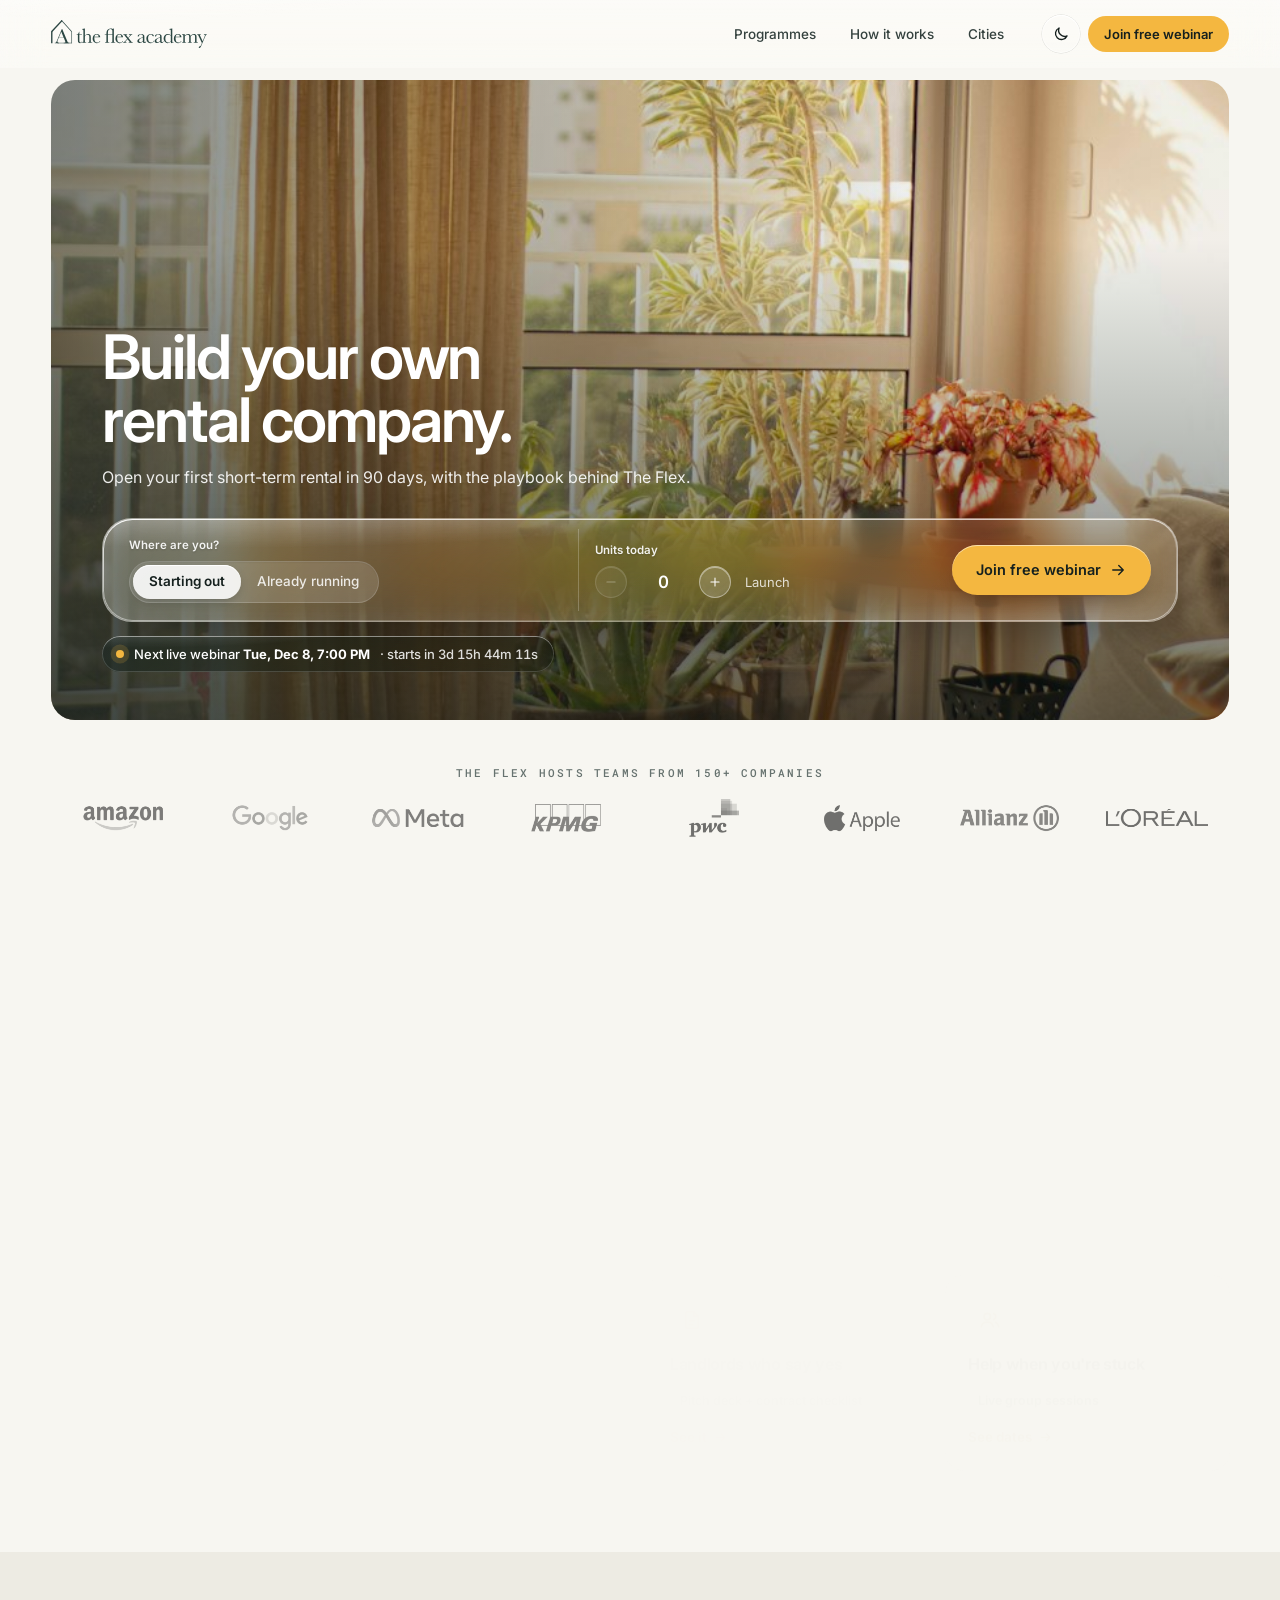
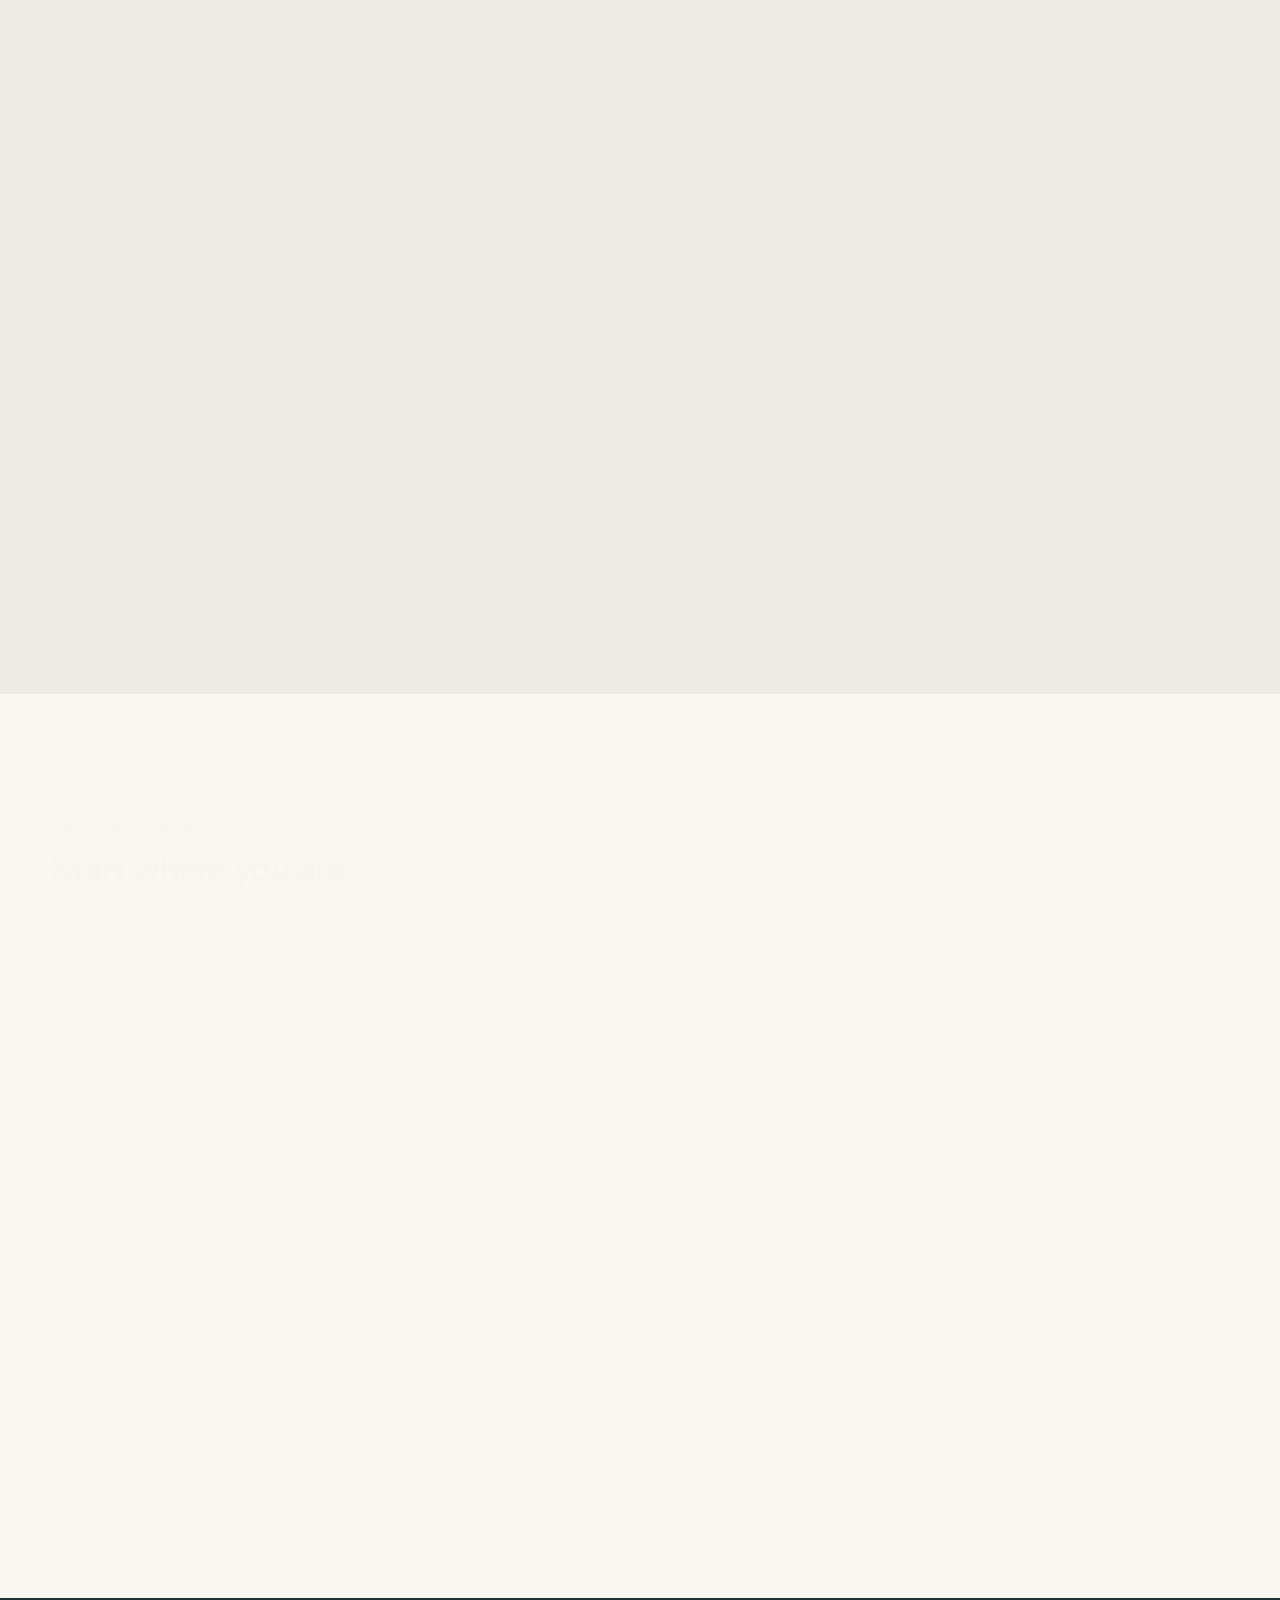
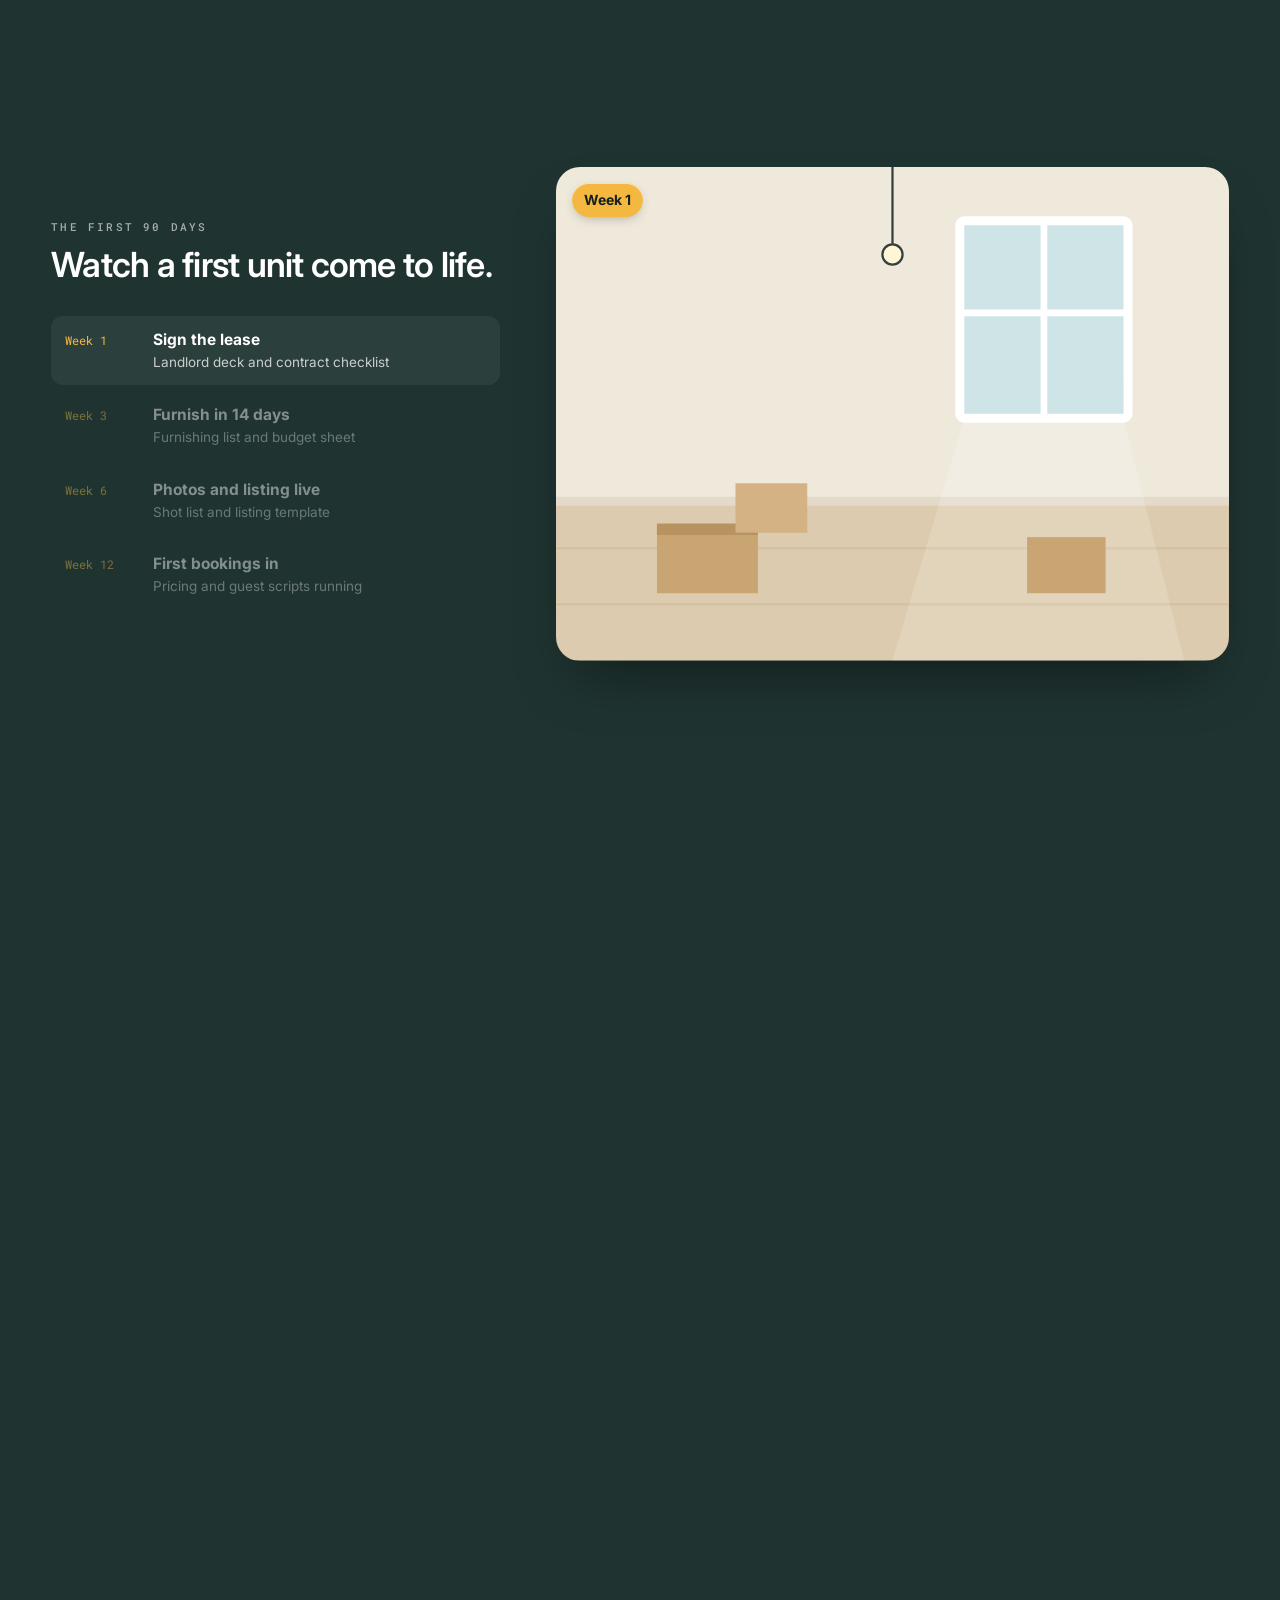
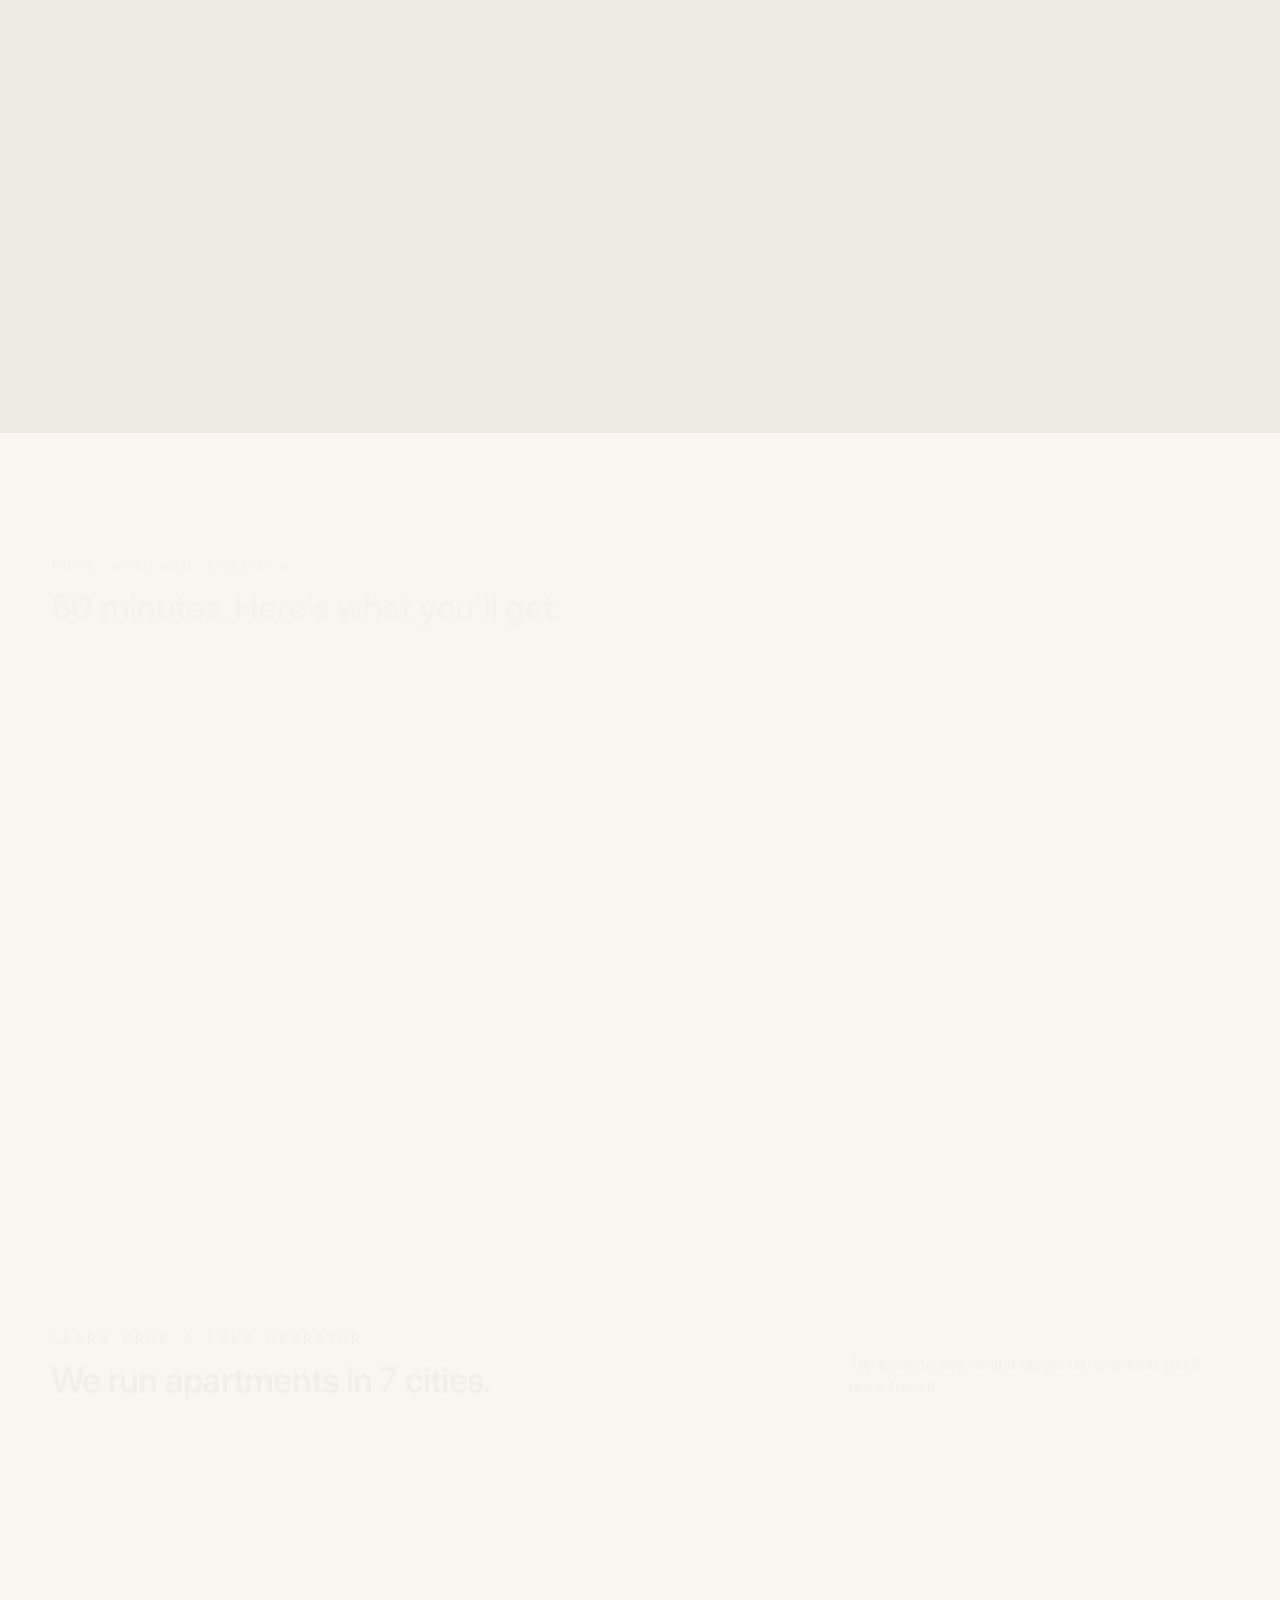
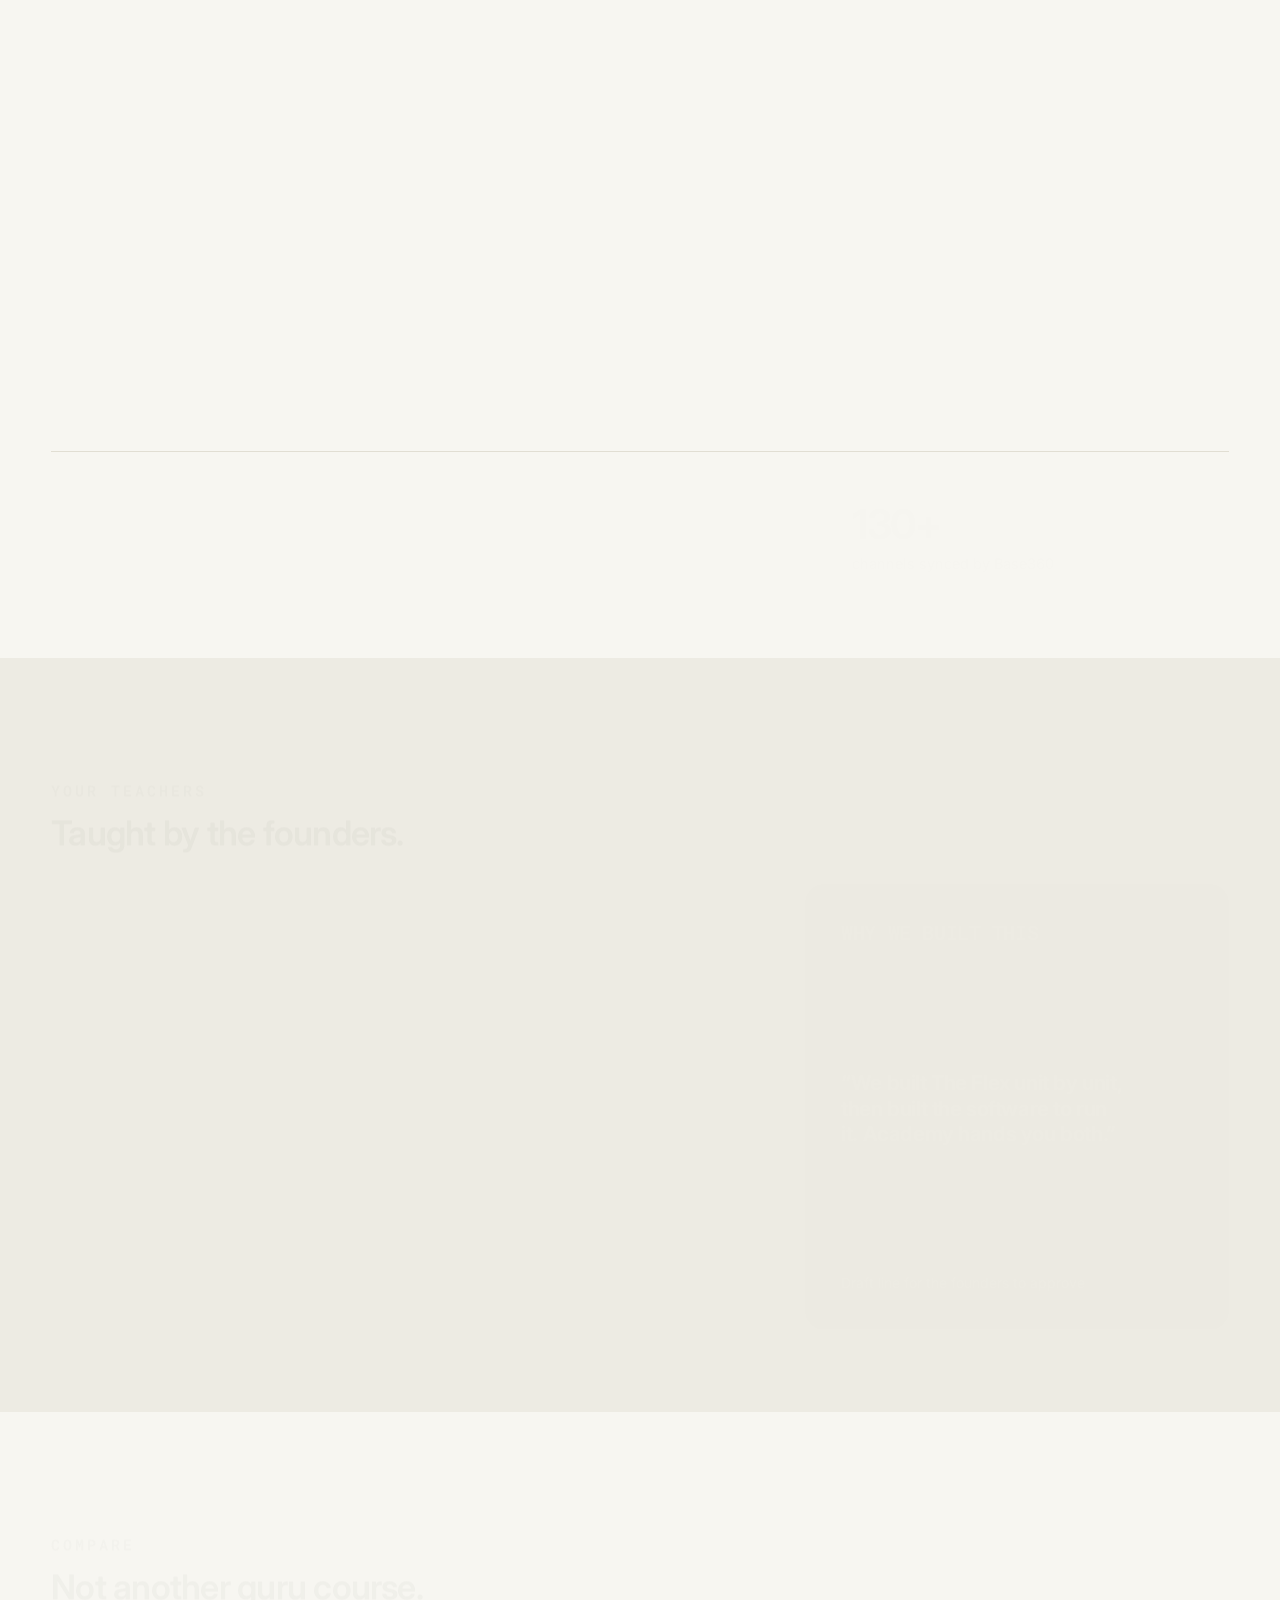
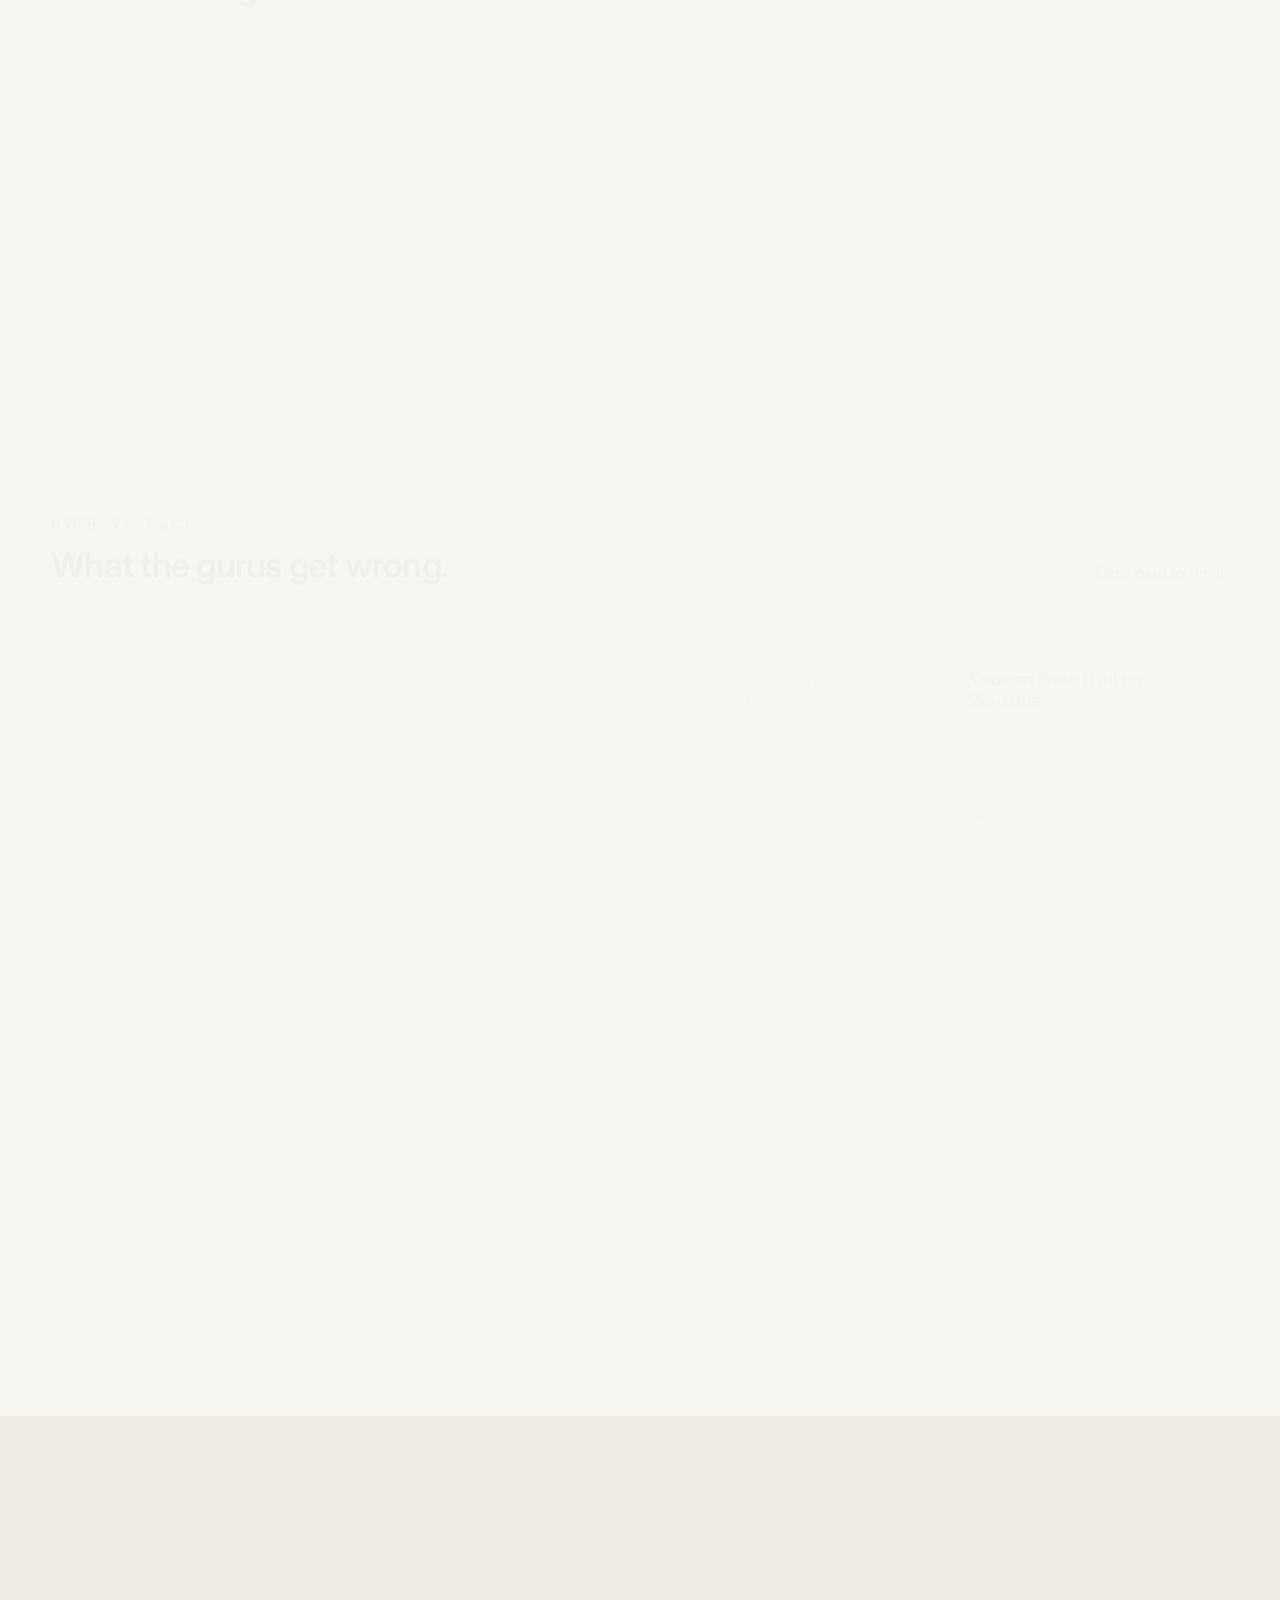
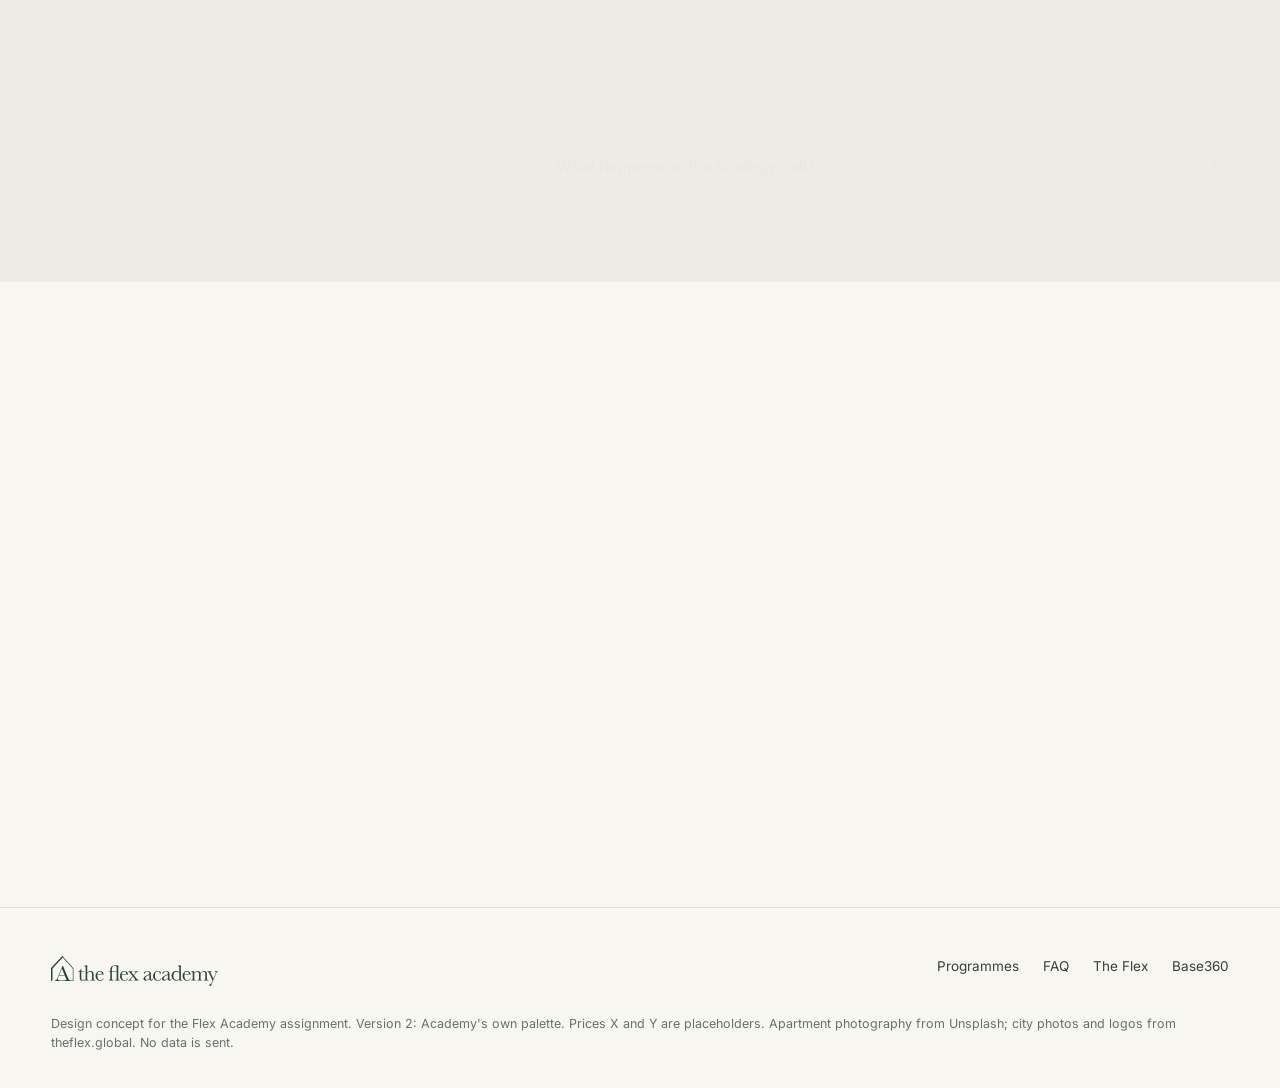
<file: flex/index.html>
<!doctype html>
<html lang="en">
<head>
<meta charset="utf-8">
<title>The Flex Academy</title>
<meta http-equiv="refresh" content="0; url=site/v2/">
<link rel="canonical" href="site/v2/">
</head>
<body>
<p><a href="site/v2/">Open The Flex Academy</a> · <a href="site/v1/">V1</a></p>
</body>
</html>
</file>
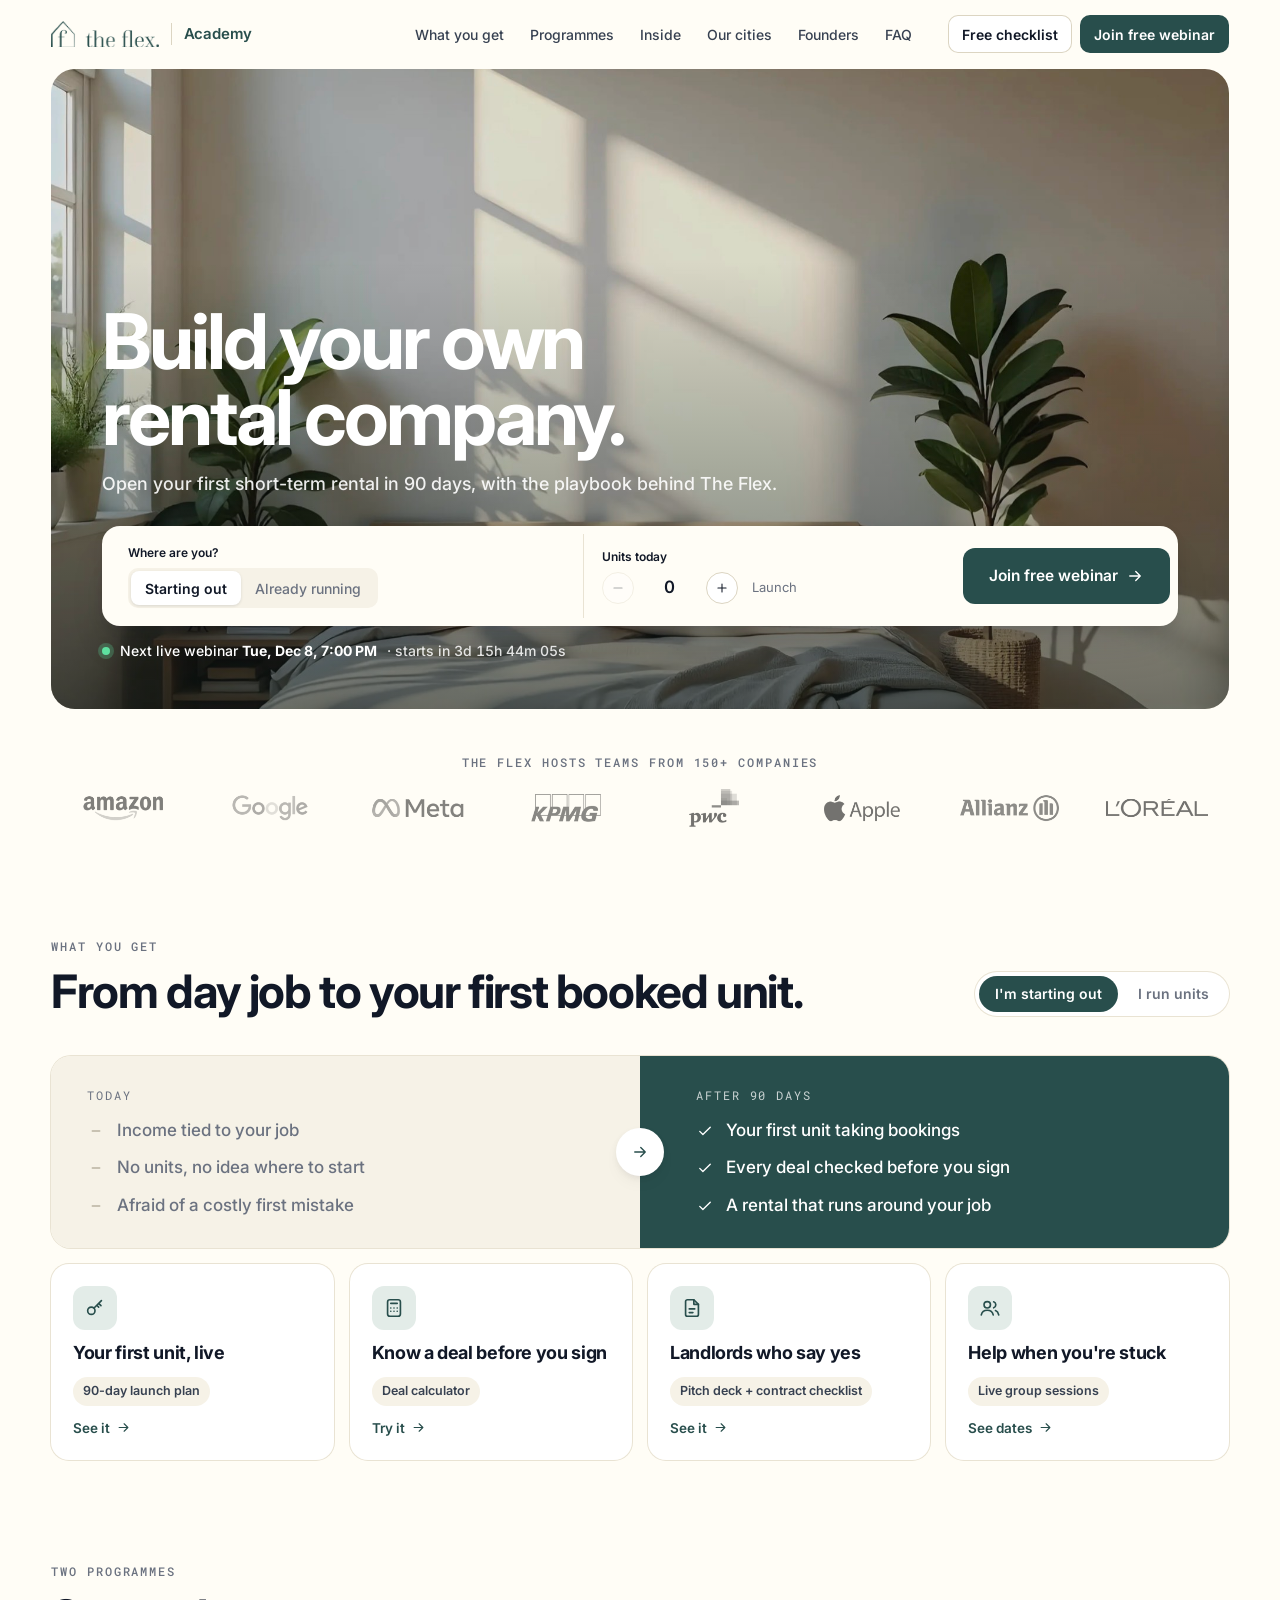
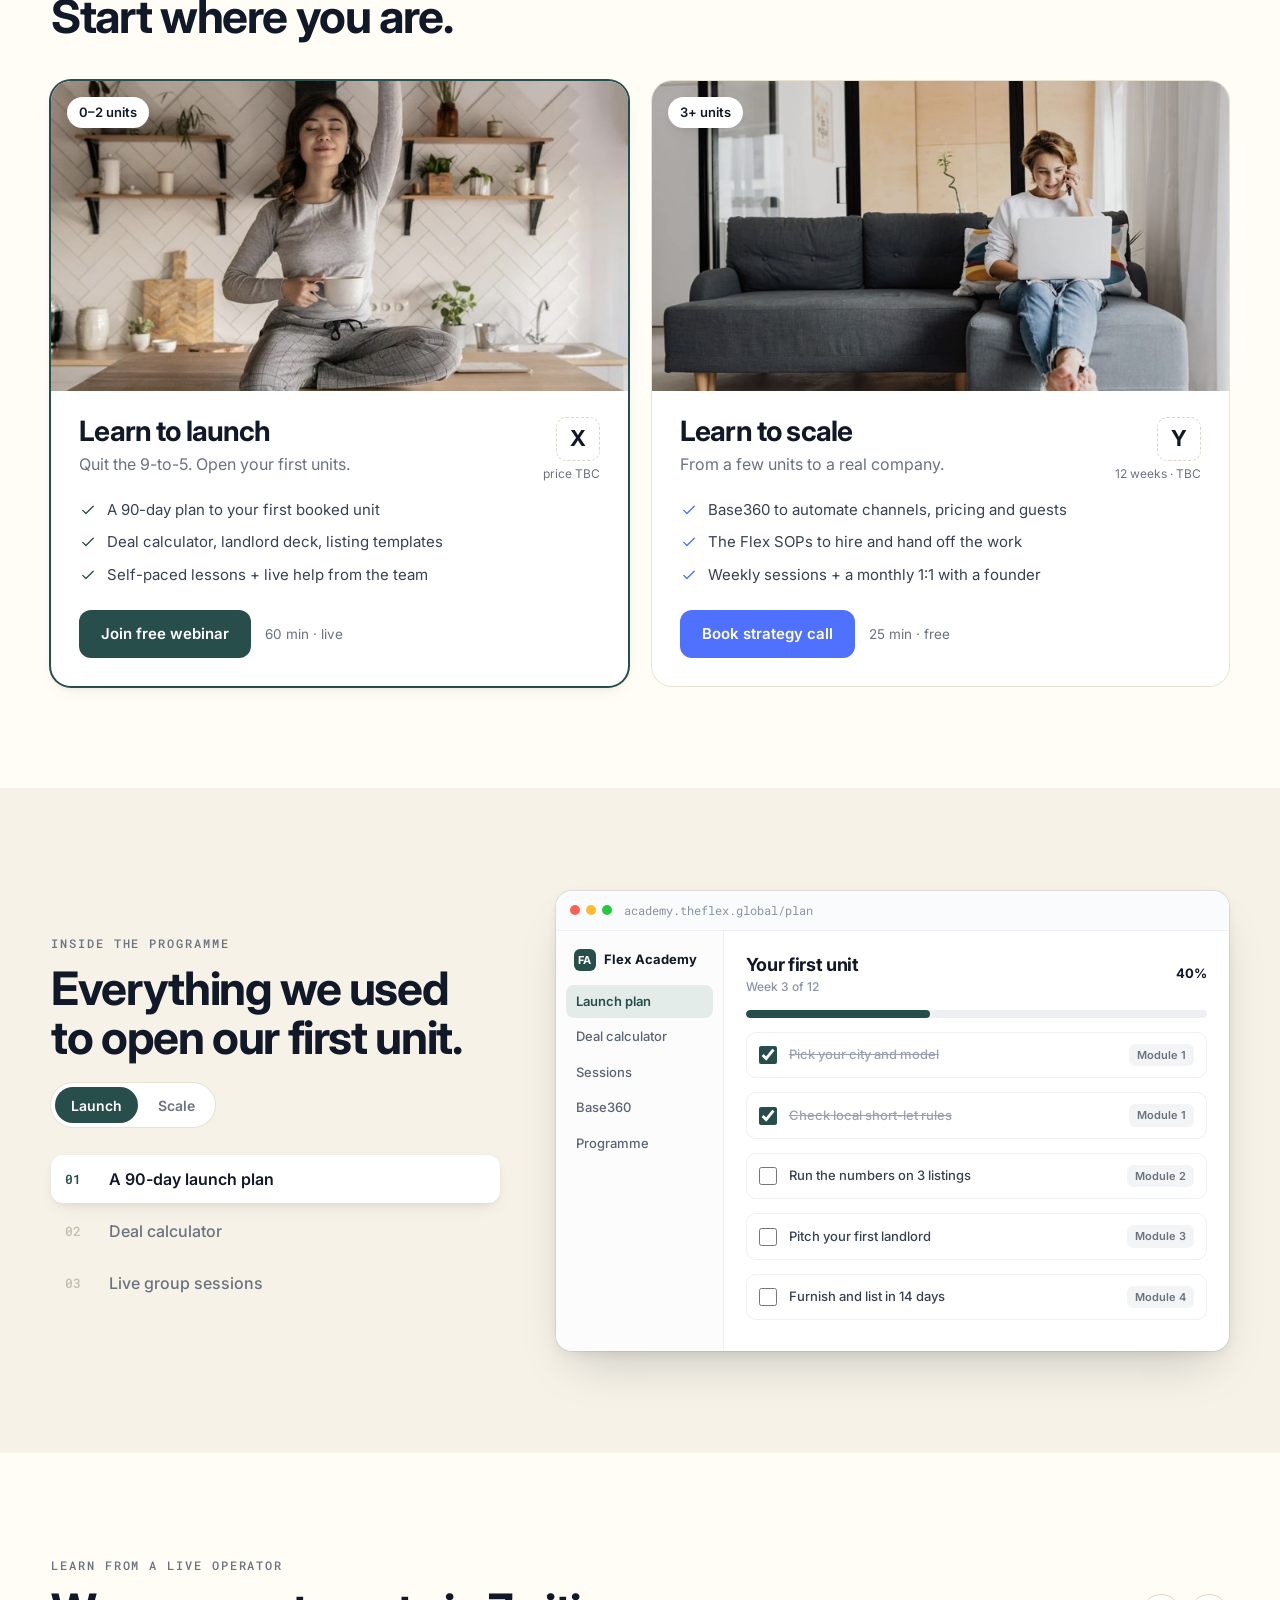
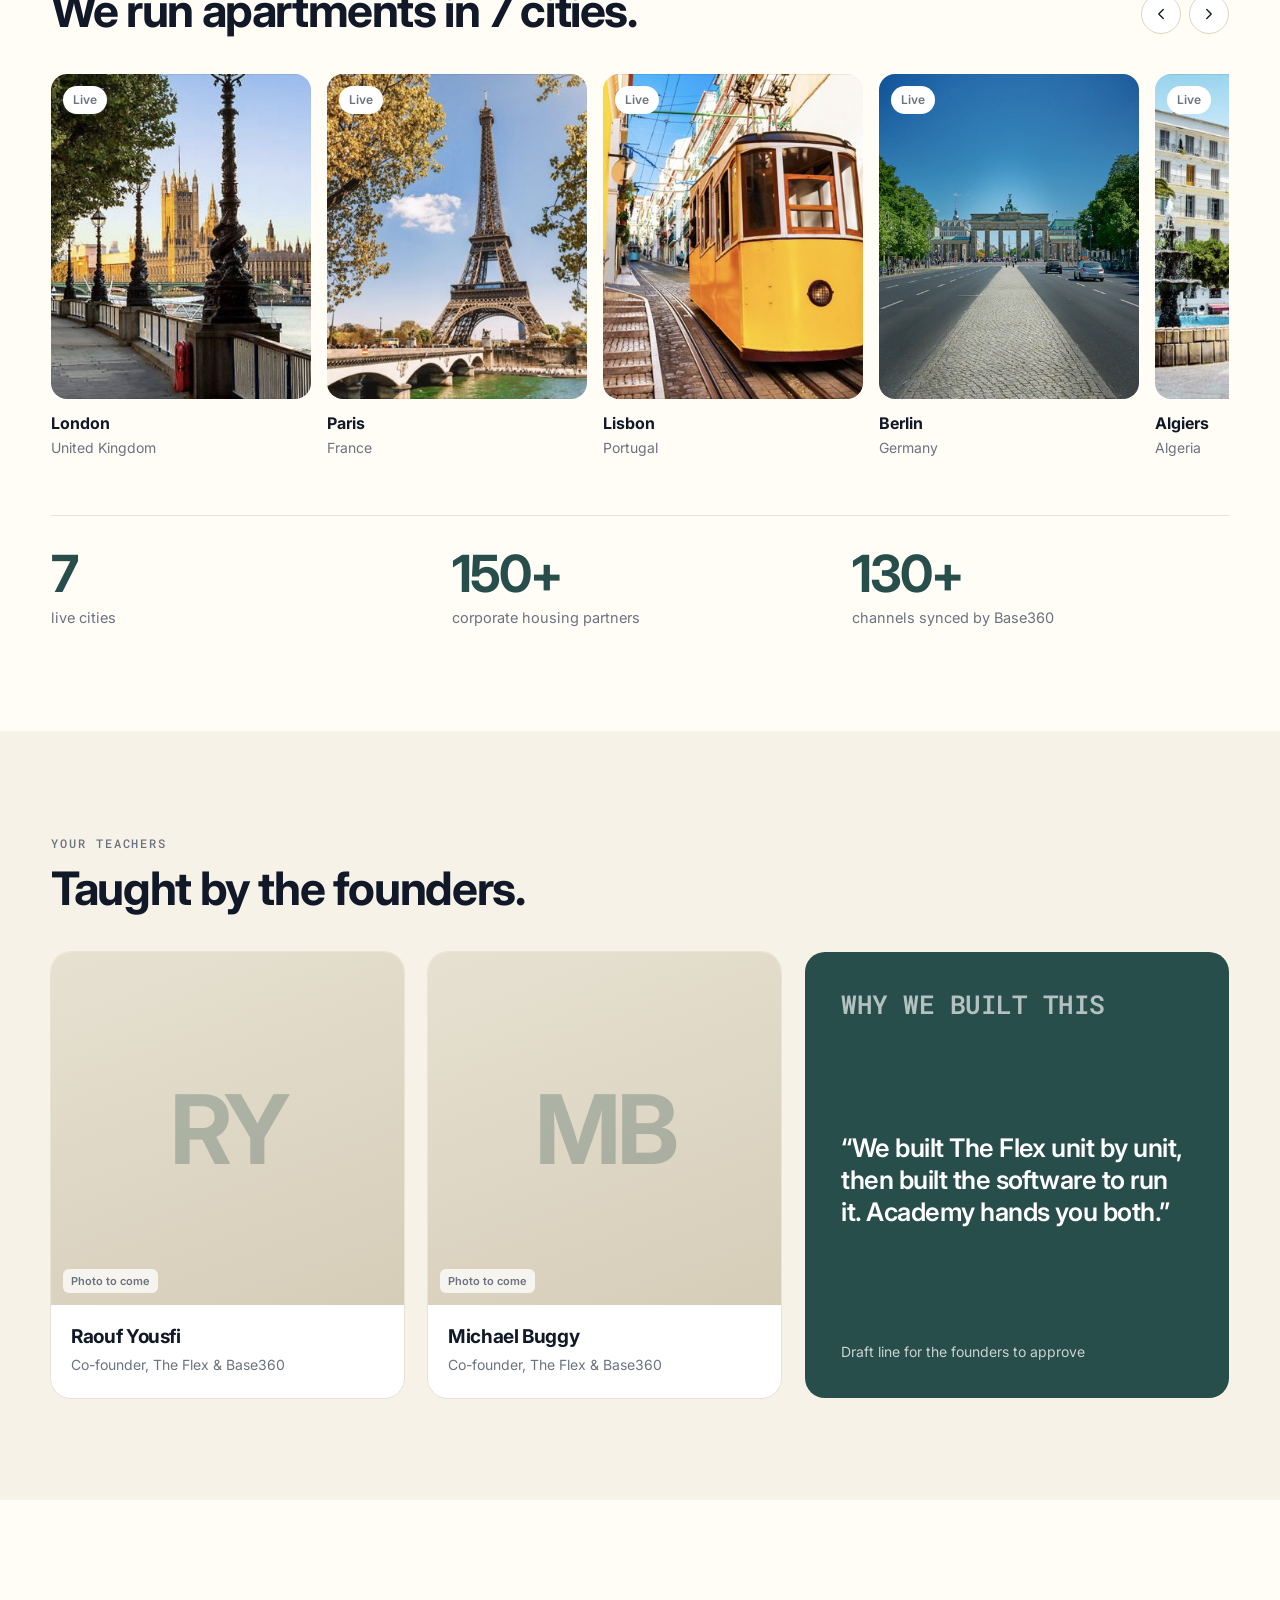
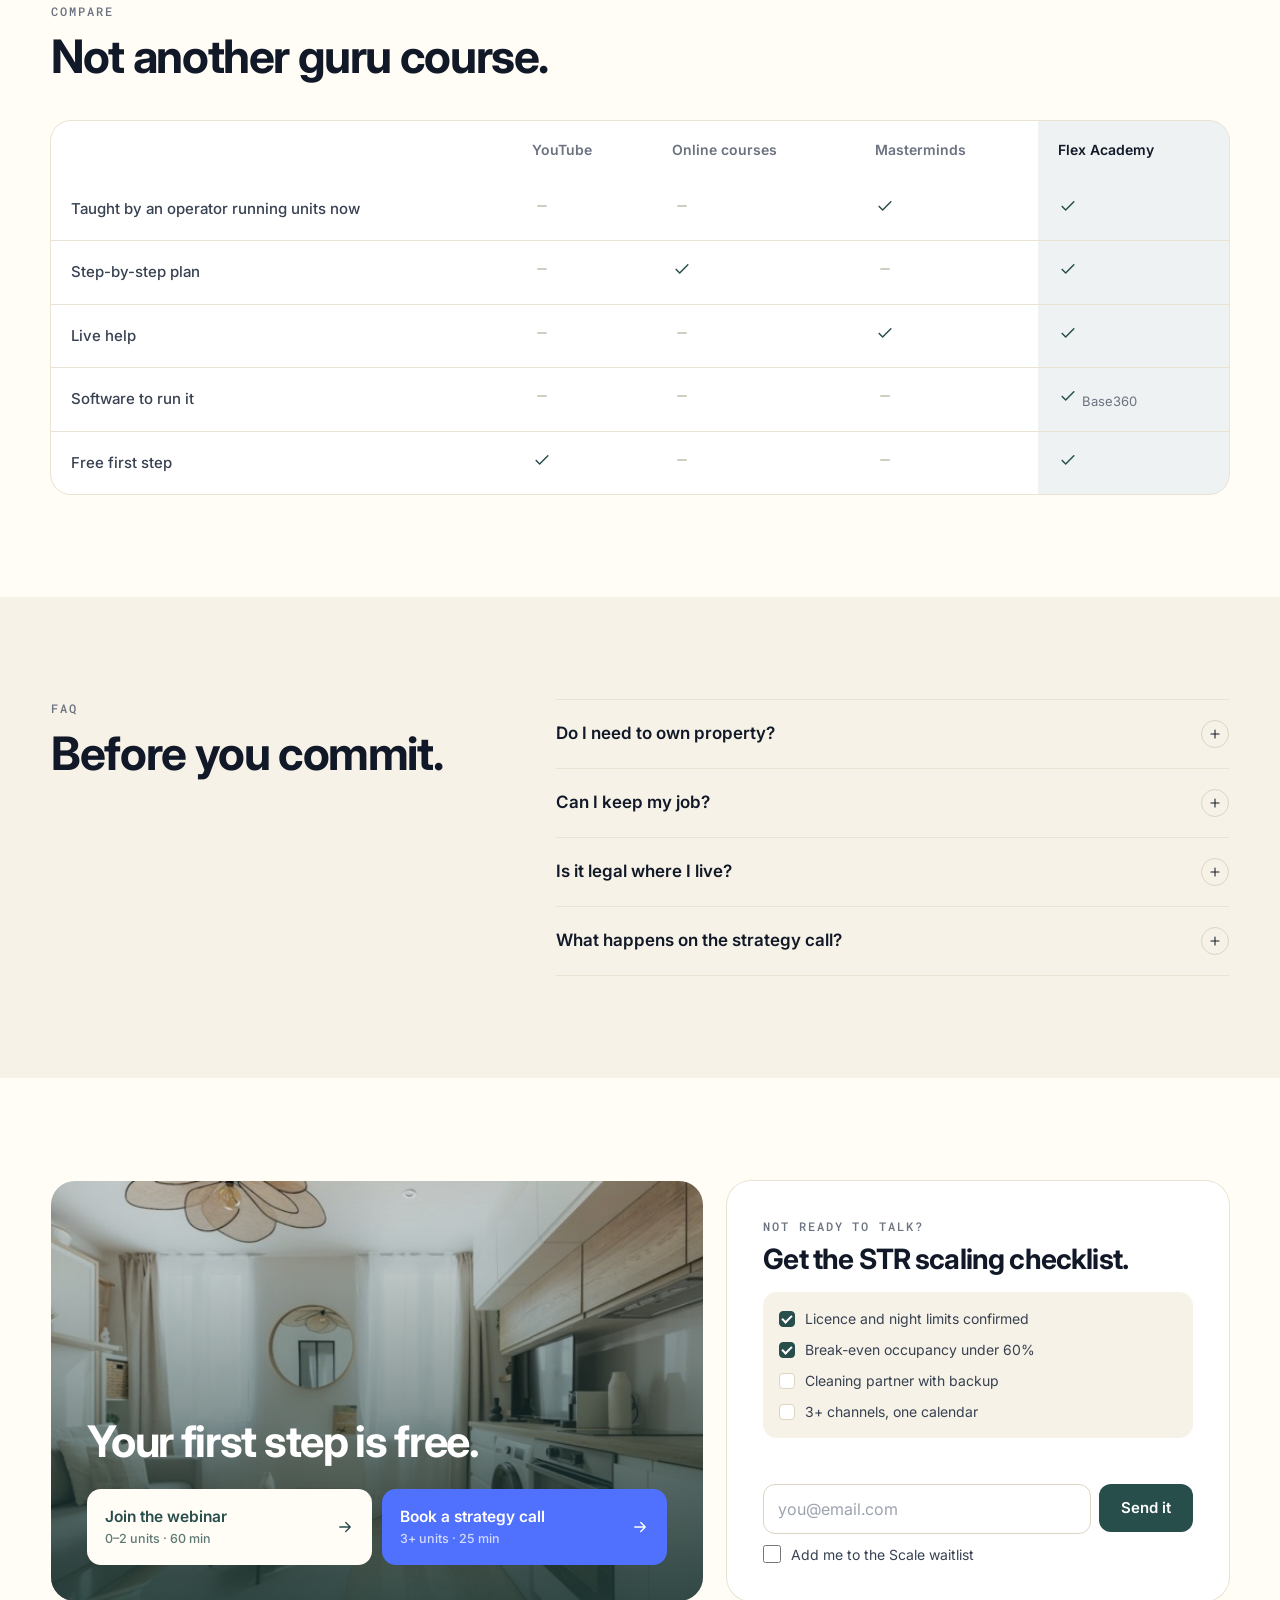
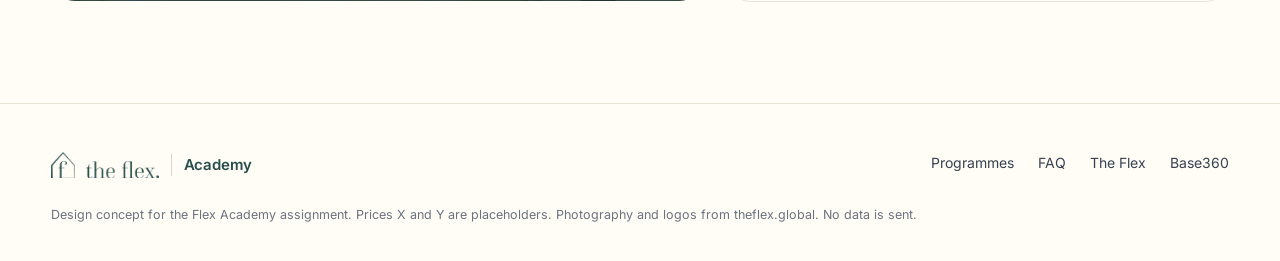
<file: flex/site/v1/index.html>
<!doctype html>
<html lang="en">
<head>
<meta charset="utf-8">
<meta name="viewport" content="width=device-width, initial-scale=1, viewport-fit=cover">
<style>[hidden]{display:none!important} body{margin:0}</style>
<title>Flex Academy</title>
<link rel="preconnect" href="https://fonts.googleapis.com">
<link rel="preconnect" href="https://fonts.gstatic.com" crossorigin>
<link rel="stylesheet" href="https://fonts.googleapis.com/css2?family=Inter:wght@400;500;600;700;800&family=Roboto+Mono:wght@500&display=swap">
<style>
/* Tokens: The Flex (cream, green, Inter, photography) + Base360 (indigo, product windows, mono eyebrows) */
:root{
  color-scheme:light;
  --cream:#FFFDF6; --sand:#F6F2E7; --sand-2:#EEE8D9; --white:#FFFFFF;
  --green:#284E4C; --green-deep:#1B3735; --green-soft:#E3ECE8;
  --ink:#111827; --ink-2:#374151; --gray:#6B7280; --line:#E9E3D3; --line-2:#DCD5C2;
  --indigo:#5070FE; --indigo-deep:#3B4FE0; --indigo-soft:#ECEFFF;
  --grad:linear-gradient(90deg,#B05CF0 0%,#7A6BFF 55%,#5070FE 100%);
  --danger:#B42318;
  --accent:var(--green); --accent-deep:var(--green-deep); --accent-soft:var(--green-soft);
  --sh-card:0 8px 20px -8px rgba(17,24,39,.10), 0 2px 6px rgba(17,24,39,.05);
  --sh-float:0 24px 48px -18px rgba(17,24,39,.22), 0 4px 12px rgba(17,24,39,.06);
  --f:"Inter", -apple-system, BlinkMacSystemFont, "Segoe UI", Helvetica, Arial, sans-serif;
  --mono:"Roboto Mono", ui-monospace, "SF Mono", Menlo, monospace;
  --g:clamp(16px,4vw,64px); --maxw:1312px;
}
body[data-path="scale"]{--accent:var(--indigo); --accent-deep:var(--indigo-deep); --accent-soft:var(--indigo-soft)}
*{box-sizing:border-box}
html{scroll-behavior:smooth; scroll-padding-top:80px}
@media (prefers-reduced-motion:reduce){html{scroll-behavior:auto} *,*::before,*::after{animation-duration:.001ms!important; transition-duration:.001ms!important}}
body{background:var(--cream); color:var(--ink); font-family:var(--f); font-size:16px; line-height:1.5; -webkit-font-smoothing:antialiased; overflow-x:hidden}
h1,h2,h3,h4{margin:0; font-weight:700; letter-spacing:-.03em; line-height:1.05; text-wrap:balance}
p{margin:0}
a{color:inherit}
button,input,select,textarea{font:inherit; color:inherit}
button{cursor:pointer}
img{display:block; max-width:100%}
:focus-visible{outline:2px solid var(--indigo); outline-offset:3px; border-radius:8px}
.wrap{max-width:var(--maxw); margin-inline:auto; padding-inline:var(--g)}
.sr{position:absolute; width:1px; height:1px; overflow:hidden; clip:rect(0 0 0 0); white-space:nowrap}
.eyebrow{font-family:var(--mono); font-size:12px; letter-spacing:.16em; text-transform:uppercase; color:var(--gray); font-weight:500}
.grad{background:var(--grad); -webkit-background-clip:text; background-clip:text; color:transparent}
svg.i{width:18px; height:18px; flex:none; stroke:currentColor; fill:none; stroke-width:1.8; stroke-linecap:round; stroke-linejoin:round}
body[data-path="launch"] [data-show="scale"], body[data-path="scale"] [data-show="launch"]{display:none!important}

/* Buttons */
.btn{display:inline-flex; align-items:center; justify-content:center; gap:8px; height:48px; padding:0 22px; border-radius:12px; border:0; font-weight:600; font-size:15px; text-decoration:none; white-space:nowrap; transition:background-color .2s, transform .12s, box-shadow .2s}
.btn:active{transform:scale(.98)}
.btn-acc{background:var(--accent); color:#fff}
.btn-acc:hover{background:var(--accent-deep)}
.btn-green{background:var(--green); color:#fff}
.btn-green:hover{background:var(--green-deep)}
.btn-indigo{background:var(--indigo); color:#fff}
.btn-indigo:hover{background:var(--indigo-deep)}
.btn-line{background:var(--white); color:var(--ink); box-shadow:inset 0 0 0 1px var(--line-2)}
.btn-line:hover{box-shadow:inset 0 0 0 1px var(--ink)}
.btn-sm{height:38px; padding:0 14px; font-size:14px; border-radius:10px}
.btn-block{width:100%}
.btn[disabled]{opacity:.4; cursor:not-allowed}
.btn .spin{display:none; width:16px; height:16px; border-radius:50%; border:2px solid currentColor; border-right-color:transparent; animation:spin .7s linear infinite}
.btn.is-loading .spin{display:block}
@keyframes spin{to{transform:rotate(360deg)}}

/* Header — The Flex style: cream bar, small nav */
.hdr{position:sticky; top:env(safe-area-inset-top,0px); z-index:50; background:color-mix(in srgb, var(--cream) 92%, transparent); backdrop-filter:blur(14px); -webkit-backdrop-filter:blur(14px); border-bottom:1px solid transparent; transition:border-color .2s}
.hdr.scrolled{border-color:var(--line)}
.hdr-in{display:flex; align-items:center; gap:24px; height:68px}
.brand{display:flex; align-items:center; gap:12px; text-decoration:none}
.brand img{height:26px; width:auto}
.brand .div{width:1px; height:22px; background:var(--line-2)}
.brand b{font-size:15px; font-weight:600; letter-spacing:-.01em; color:var(--green)}
.nav{display:flex; gap:2px; margin-left:auto}
.nav a{font-size:14px; font-weight:500; text-decoration:none; color:var(--ink-2); padding:8px 12px; border-radius:8px}
.nav a:hover{background:var(--sand)}
.hdr-cta{display:flex; gap:8px; align-items:center}
.menu-btn{display:none; width:42px; height:42px; border-radius:10px; border:1px solid var(--line-2); background:var(--white); align-items:center; justify-content:center}
.mnav{position:fixed; inset:0; z-index:60; background:var(--cream); padding:calc(env(safe-area-inset-top,0px) + 12px) 20px 24px; display:flex; flex-direction:column}
.mnav-top{display:flex; justify-content:space-between; align-items:center; height:56px; margin-bottom:16px}
.mnav a.ml{font-size:26px; font-weight:600; letter-spacing:-.02em; text-decoration:none; padding:14px 0; border-bottom:1px solid var(--line)}
.mnav .btn{margin-top:auto}

/* Hero — full-bleed Flex photography + search-style path bar */
.hero{position:relative; padding:0 var(--g)}
.hero-media{position:relative; max-width:1600px; margin:0 auto; border-radius:24px; overflow:hidden; min-height:640px; display:flex; align-items:flex-end}
.hero-media picture, .hero-media img.bg{position:absolute; inset:0; width:100%; height:100%; object-fit:cover; object-position:50% 40%}
.hero-media::after{content:""; position:absolute; inset:0; background:linear-gradient(180deg, rgba(20,30,28,0) 30%, rgba(20,30,28,.55) 100%)}
.hero-in{position:relative; z-index:1; width:100%; max-width:1180px; margin:0 auto; padding:0 clamp(20px,4vw,56px) clamp(28px,4vw,48px)}
.hero h1{color:#fff; font-size:clamp(42px,6vw,84px); line-height:1; letter-spacing:-.04em; max-width:820px}
.hero-sub{color:rgba(255,255,255,.9); font-size:clamp(16px,1.4vw,19px); margin-top:14px; font-weight:500}
.pbar{margin-top:28px; background:var(--cream); border-radius:18px; box-shadow:var(--sh-float); display:grid; grid-template-columns:1.25fr 1fr auto; align-items:center; padding:8px}
.pseg{padding:10px 18px; border-right:1px solid var(--line); min-width:0}
.pseg:nth-child(2){border-right:0}
.pseg label, .pseg .lab{display:block; font-size:12px; font-weight:600; color:var(--ink); margin-bottom:6px}
.ptoggle{display:inline-flex; background:var(--sand); border-radius:10px; padding:3px}
.ptoggle button{border:0; background:none; height:34px; padding:0 14px; border-radius:8px; font-size:14px; font-weight:500; color:var(--gray); white-space:nowrap}
.ptoggle button[aria-pressed="true"]{background:var(--white); color:var(--ink); box-shadow:0 1px 3px rgba(17,24,39,.12); font-weight:600}
.stepper{display:flex; align-items:center; gap:14px}
.stepper button{width:32px; height:32px; border-radius:50%; border:1px solid var(--line-2); background:var(--white); display:grid; place-items:center}
.stepper button:hover{border-color:var(--ink)}
.stepper button[disabled]{opacity:.35; cursor:not-allowed}
.stepper output{font-size:17px; font-weight:600; min-width:44px; text-align:center; font-variant-numeric:tabular-nums}
.stepper .hint{font-size:13px; color:var(--gray)}
.pbar .btn{height:56px; padding:0 26px; border-radius:12px; font-size:15.5px}
.next{display:flex; align-items:center; gap:10px; margin-top:14px; color:#fff; font-size:14px; font-weight:500; flex-wrap:wrap}
.next .dot{width:8px; height:8px; border-radius:50%; background:#5EE0A0; box-shadow:0 0 0 4px rgba(94,224,160,.25); animation:pulse 1.8s infinite}
.next .cd{font-variant-numeric:tabular-nums; opacity:.85}
@keyframes pulse{50%{box-shadow:0 0 0 7px rgba(94,224,160,0)}}

/* Logos — Base360 "works where" strip */
.logos{padding-block:44px 8px; text-align:center}
.logo-row{display:flex; justify-content:center; align-items:center; flex-wrap:wrap; gap:8px 40px; margin-top:18px}
.logo-row img{height:38px; width:auto; filter:grayscale(1) contrast(1.1); opacity:.55; mix-blend-mode:multiply; transition:opacity .2s, filter .2s}
.logo-row img:hover{opacity:1; filter:none}

/* Sections */
.sec{padding-block:clamp(72px,8vw,112px)}
.head{display:flex; justify-content:space-between; align-items:flex-end; gap:24px; margin-bottom:40px; flex-wrap:wrap}
.head h2{font-size:clamp(32px,3.6vw,48px); margin-top:12px}
.head p{color:var(--gray); max-width:380px}
.alt{background:var(--sand)}

/* What you get — before/after + outcome tiles */
.ba{position:relative; display:grid; grid-template-columns:1fr 1fr; border-radius:20px; overflow:hidden; box-shadow:0 0 0 1px var(--line)}
.ba-col{padding:30px 36px}
.ba-col ul{list-style:none; padding:0; margin:14px 0 0; display:grid; gap:12px; font-size:17px; font-weight:500}
.ba-col li{display:flex; gap:12px; align-items:center}
.ba-k{font-family:var(--mono); font-size:12px; letter-spacing:.16em; text-transform:uppercase}
.ba-now{background:var(--sand); color:var(--gray)}
.ba-now svg{color:#B9B2A1}
.ba-then{background:var(--accent); color:#fff; padding-left:56px; transition:background-color .35s}
.ba-then .ba-k{color:rgba(255,255,255,.75)}
.ba-arr{position:absolute; left:50%; top:50%; transform:translate(-50%,-50%); width:48px; height:48px; border-radius:50%; background:var(--white); color:var(--accent); display:grid; place-items:center; box-shadow:var(--sh-card); z-index:1}
.outs{display:grid; grid-template-columns:repeat(4,1fr); gap:16px; margin-top:16px}
.out{display:flex; flex-direction:column; align-items:flex-start; gap:12px; text-align:left; padding:22px; border-radius:18px; border:0; background:var(--white); box-shadow:0 0 0 1px var(--line); transition:box-shadow .2s, transform .2s}
.out:hover{box-shadow:0 0 0 1px var(--line), var(--sh-float); transform:translateY(-2px)}
.out .oi{width:44px; height:44px; border-radius:12px; background:var(--accent-soft); color:var(--accent); display:grid; place-items:center}
.out .oi svg{width:22px; height:22px}
.out b{font-size:18px; letter-spacing:-.02em; line-height:1.25}
.chip-s{font-size:12.5px; font-weight:600; color:var(--ink-2); background:var(--sand); padding:5px 10px; border-radius:999px}
.out .see{margin-top:auto; display:inline-flex; align-items:center; gap:6px; font-size:13.5px; font-weight:600; color:var(--accent)}
.out .see svg{width:15px; height:15px; transition:transform .2s}
.out:hover .see svg{transform:translateX(3px)}

/* Path cards — Airbnb-style photo cards */
.paths{display:grid; grid-template-columns:1fr 1fr; gap:24px}
.pc{display:flex; flex-direction:column; background:var(--white); border-radius:20px; overflow:hidden; box-shadow:0 0 0 1px var(--line); transition:box-shadow .25s, transform .25s}
.pc:hover{box-shadow:0 0 0 1px var(--line), var(--sh-float); transform:translateY(-2px)}
.pc.on{box-shadow:0 0 0 2px var(--accent), var(--sh-card)}
.pc-img{position:relative; aspect-ratio:16/8.6; max-width:100%; overflow:hidden}
.pc-img img{width:100%; height:100%; object-fit:cover; transition:transform .6s}
.pc:hover .pc-img img{transform:scale(1.03)}
.badge{position:absolute; left:16px; top:16px; background:var(--white); color:var(--ink); font-size:13px; font-weight:600; padding:6px 12px; border-radius:999px; box-shadow:var(--sh-card)}
.pc-body{padding:26px 28px 28px; display:flex; flex-direction:column; gap:16px; flex:1}
.pc-top{display:flex; justify-content:space-between; align-items:flex-start; gap:16px}
.pc h3{font-size:28px; letter-spacing:-.03em}
.pc .who{color:var(--gray); margin-top:6px}
.price{flex:none; text-align:right}
.price b{display:inline-flex; align-items:center; justify-content:center; min-width:44px; height:44px; padding:0 10px; border-radius:10px; border:1.5px dashed var(--line-2); font-size:22px; font-weight:700}
.price small{display:block; font-size:12px; color:var(--gray); margin-top:4px}
.ticks{list-style:none; padding:0; margin:0; display:grid; gap:10px; font-size:15px; color:var(--ink-2)}
.ticks li{display:flex; gap:10px; align-items:flex-start}
.ticks svg{margin-top:2px; color:var(--green)}
.pc-scale .ticks svg{color:var(--indigo)}
.pc-foot{margin-top:auto; padding-top:8px; display:flex; align-items:center; gap:14px; flex-wrap:wrap}
.pc-foot span{font-size:13.5px; color:var(--gray)}

/* Inside — Base360 numbered list + product window */
.inside{display:grid; grid-template-columns:minmax(0,.8fr) minmax(0,1.2fr); gap:56px; align-items:center}
.inside h2{font-size:clamp(32px,3.6vw,48px); margin-top:12px}
.tabs{display:inline-flex; gap:4px; margin-top:22px; background:var(--white); border-radius:999px; padding:4px; box-shadow:0 0 0 1px var(--line)}
.tabs button{border:0; background:none; height:36px; padding:0 16px; border-radius:999px; font-size:14px; font-weight:600; color:var(--gray)}
.tabs button[aria-selected="true"]{background:var(--accent); color:#fff}
.steps{list-style:none; padding:0; margin:28px 0 0; display:grid; gap:4px}
.steps button{display:grid; grid-template-columns:36px 1fr; gap:8px; width:100%; text-align:left; background:none; border:0; padding:12px 14px; border-radius:12px; color:var(--gray); font-size:16px; font-weight:500; transition:background-color .2s, color .2s}
.steps button .n{font-family:var(--mono); font-size:12.5px; padding-top:3px}
.steps button:hover{color:var(--ink)}
.steps button[aria-selected="true"]{background:var(--white); color:var(--ink); font-weight:600; box-shadow:var(--sh-card)}
.steps button[aria-selected="true"] .n{color:var(--accent)}
.win{background:var(--white); border-radius:16px; box-shadow:0 0 0 1px rgba(17,24,39,.08), var(--sh-float); overflow:hidden}
.win-bar{display:flex; align-items:center; gap:12px; height:40px; padding:0 14px; border-bottom:1px solid #EEF0F4; background:#FAFBFD}
.win-bar .dots{display:flex; gap:6px}
.win-bar .dots i{width:10px; height:10px; border-radius:50%}
.win-bar .url{font-size:12px; color:#8A93A3; font-family:var(--mono)}
.app{display:grid; grid-template-columns:168px 1fr; min-height:420px; font-size:13px}
.side{border-right:1px solid #EEF0F4; padding:14px 10px; display:flex; flex-direction:column; gap:2px; background:#FCFCFD}
.side .ws{display:flex; align-items:center; gap:8px; padding:4px 8px 12px; font-weight:700; font-size:13px}
.side .ws i{width:22px; height:22px; border-radius:6px; background:var(--accent); display:grid; place-items:center; color:#fff; font-style:normal; font-size:11px}
.side a{padding:7px 10px; border-radius:8px; color:#5B6475; text-decoration:none; font-weight:500}
.side a.on{background:var(--accent-soft); color:var(--accent); font-weight:600}
.pane{padding:20px 22px; display:none; flex-direction:column; gap:14px}
.pane.on{display:flex; animation:fade .35s ease}
@keyframes fade{from{opacity:0; transform:translateY(6px)} to{opacity:1; transform:none}}
.pane-h{display:flex; justify-content:space-between; align-items:center; gap:12px}
.pane-h b{font-size:18px; letter-spacing:-.02em}
.pane-h small{display:block; color:#8A93A3; font-size:12px; font-weight:500}
.prog{height:8px; border-radius:8px; background:#EEF0F4; overflow:hidden}
.prog i{display:block; height:100%; background:var(--accent); border-radius:8px; transition:width .5s}
.task{display:flex; align-items:center; gap:12px; padding:11px 12px; border:1px solid #EEF0F4; border-radius:10px; cursor:pointer; user-select:none}
.task input{width:18px; height:18px; accent-color:var(--accent); margin:0}
.task span{flex:1; font-weight:500; color:var(--ink-2)}
.task.done span{color:#9AA2B1; text-decoration:line-through}
.task em{font-style:normal; font-size:11px; font-weight:600; padding:3px 8px; border-radius:6px; background:#F3F4F6; color:#6B7280}
.calc{display:grid; grid-template-columns:1fr 1fr; gap:12px}
.calc label{display:grid; gap:6px; font-size:12px; font-weight:600; color:#5B6475}
.calc .row{display:flex; justify-content:space-between}
.calc output{color:var(--ink); font-variant-numeric:tabular-nums}
.calc input[type=range]{width:100%; accent-color:var(--accent)}
.result{display:grid; grid-template-columns:repeat(3,1fr); gap:10px}
.result div{border-radius:10px; background:#F7F8FA; padding:12px}
.result small{display:block; font-size:11.5px; color:#8A93A3; font-weight:500}
.result b{font-size:20px; letter-spacing:-.02em; font-variant-numeric:tabular-nums}
.result .pos b{color:#0F8A5F}
.result .neg b{color:var(--danger)}
.verdict{font-size:12.5px; padding:10px 12px; border-radius:10px; background:var(--accent-soft); color:var(--accent); font-weight:600}
.sessrow{display:flex; align-items:center; gap:12px; padding:12px; border:1px solid #EEF0F4; border-radius:10px}
.sessrow .d{width:44px; text-align:center; border-radius:8px; background:#F3F4F6; padding:4px 0}
.sessrow .d small{display:block; font-size:10px; text-transform:uppercase; color:#8A93A3; font-weight:600}
.sessrow .d b{font-size:17px}
.sessrow .t{flex:1}
.sessrow .t b{display:block; font-size:13.5px}
.sessrow .t span{font-size:12px; color:#8A93A3}
.sessrow .tag{font-size:11px; font-weight:600; padding:4px 8px; border-radius:6px; background:var(--accent-soft); color:var(--accent)}
.cal{display:grid; grid-template-columns:120px repeat(7,1fr); font-size:11.5px; border:1px solid #EEF0F4; border-radius:10px; overflow:hidden}
.cal > div{padding:8px 6px; border-bottom:1px solid #EEF0F4; border-right:1px solid #F3F4F6; min-height:38px; position:relative}
.cal .hd{background:#FAFBFD; color:#8A93A3; font-weight:600; text-align:center; min-height:0}
.cal .un{font-weight:600; color:var(--ink-2); display:flex; align-items:center}
.cal .bk{position:absolute; top:7px; bottom:7px; left:4px; border-radius:6px; color:#fff; font-size:10.5px; font-weight:600; padding:0 6px; display:flex; align-items:center; white-space:nowrap; overflow:hidden; z-index:1}
.chans{display:flex; gap:8px; flex-wrap:wrap; font-size:11.5px; color:#5B6475; font-weight:600}
.chans span{display:inline-flex; gap:6px; align-items:center; padding:5px 9px; border-radius:999px; background:#F3F4F6}
.chans i{width:8px; height:8px; border-radius:50%}

/* Cities — Airbnb explore carousel */
.cities{display:flex; gap:16px; overflow-x:auto; scroll-snap-type:x mandatory; padding-bottom:8px; scrollbar-width:none}
.cities::-webkit-scrollbar{display:none}
.city{flex:none; width:260px; scroll-snap-align:start; text-decoration:none; color:inherit}
.city .ph{aspect-ratio:4/5; max-width:100%; border-radius:16px; overflow:hidden; position:relative; background:var(--sand-2)}
.city .ph img{width:100%; height:100%; object-fit:cover; transition:transform .6s}
.city:hover .ph img{transform:scale(1.04)}
.city .st{position:absolute; left:12px; top:12px; font-size:12px; font-weight:600; padding:5px 10px; border-radius:999px; background:var(--white)}
.city .st.soon{background:var(--ink); color:#fff}
.city b{display:block; font-size:16px; margin-top:12px}
.city span{font-size:14px; color:var(--gray)}
.arrows{display:flex; gap:8px}
.arrows button{width:40px; height:40px; border-radius:50%; border:1px solid var(--line-2); background:var(--white); display:grid; place-items:center}
.arrows button:hover{border-color:var(--ink)}
.stats{display:grid; grid-template-columns:repeat(3,1fr); gap:24px; margin-top:48px; padding-top:32px; border-top:1px solid var(--line)}
.stats b{display:block; font-size:clamp(36px,4vw,56px); letter-spacing:-.04em; line-height:1; color:var(--green)}
.stats span{font-size:14.5px; color:var(--gray); margin-top:8px; display:block}

/* Founders */
.founders{display:grid; grid-template-columns:1fr 1fr 1.2fr; gap:24px; align-items:stretch}
.fc{border-radius:20px; overflow:hidden; background:var(--white); box-shadow:0 0 0 1px var(--line)}
.fc .ph{aspect-ratio:1/1; max-width:100%; display:grid; place-items:center; position:relative; background:linear-gradient(160deg,#E7E1D2,#D6CDB8)}
.fc .ph span{font-size:96px; font-weight:700; letter-spacing:-.05em; color:rgba(40,78,76,.28)}
.fc .ph small{position:absolute; bottom:12px; left:12px; font-size:11px; font-weight:600; padding:4px 8px; border-radius:6px; background:rgba(255,255,255,.75); color:var(--gray)}
.fc .bd{padding:18px 20px 22px}
.fc .bd b{display:block; font-size:19px; letter-spacing:-.02em}
.fc .bd span{font-size:14px; color:var(--gray)}
.quote{border-radius:20px; background:var(--green); color:#fff; padding:36px; display:flex; flex-direction:column; justify-content:space-between; gap:24px}
.quote p{font-size:clamp(22px,2vw,28px); font-weight:600; letter-spacing:-.02em; line-height:1.25; text-wrap:balance}
.quote .eyebrow{color:rgba(255,255,255,.65)}

/* Compare */
.tw{overflow-x:auto; border-radius:20px; background:var(--white); box-shadow:0 0 0 1px var(--line)}
table{width:100%; border-collapse:collapse; min-width:760px}
th,td{padding:18px 20px; text-align:left; border-bottom:1px solid var(--line); font-size:15px}
thead th{font-size:14px; font-weight:600; color:var(--gray)}
thead th.us{color:var(--ink)}
tbody th{font-weight:500; color:var(--ink-2)}
tr:last-child th, tr:last-child td{border-bottom:0}
td.us, th.us{background:color-mix(in srgb, var(--accent) 7%, transparent)}
.y{color:var(--green)}
body[data-path="scale"] td.us .y{color:var(--indigo)}
.n{color:#C3BDAE}
.y svg, .n svg{width:20px; height:20px}

/* FAQ */
.faq{display:grid; grid-template-columns:.8fr 1.2fr; gap:56px}
.faq h2{font-size:clamp(32px,3.6vw,48px); margin-top:12px}
details{border-bottom:1px solid var(--line)}
details:first-child{border-top:1px solid var(--line)}
summary{list-style:none; display:flex; justify-content:space-between; gap:16px; align-items:center; padding:20px 0; cursor:pointer; font-weight:600; font-size:17px}
summary::-webkit-details-marker{display:none}
summary .pm{width:28px; height:28px; border-radius:50%; border:1px solid var(--line-2); display:grid; place-items:center; flex:none; transition:transform .25s, background-color .2s}
details[open] summary .pm{transform:rotate(45deg); background:var(--ink); color:#fff; border-color:var(--ink)}
details p{color:var(--gray); padding:0 44px 20px 0}

/* Final */
.final{display:grid; grid-template-columns:1.3fr 1fr; gap:24px}
.fcta{position:relative; border-radius:24px; overflow:hidden; min-height:420px; display:flex; align-items:flex-end; color:#fff}
.fcta img{position:absolute; inset:0; width:100%; height:100%; object-fit:cover}
.fcta::after{content:""; position:absolute; inset:0; background:linear-gradient(180deg, rgba(27,55,53,.1), rgba(27,55,53,.85))}
.fcta-in{position:relative; z-index:1; padding:36px; width:100%}
.fcta h2{font-size:clamp(32px,3.4vw,46px)}
.duo{display:grid; grid-template-columns:1fr 1fr; gap:10px; margin-top:24px}
.duo button{display:flex; justify-content:space-between; align-items:center; gap:10px; text-align:left; border:0; border-radius:14px; padding:16px 18px; font-weight:600; font-size:15.5px; transition:transform .15s}
.duo button:hover{transform:translateY(-2px)}
.duo button small{display:block; font-weight:500; font-size:12.5px; opacity:.75; margin-top:2px}
.duo .l{background:var(--cream); color:var(--green)}
.duo .s{background:var(--indigo); color:#fff}
.ck{border-radius:24px; background:var(--white); box-shadow:0 0 0 1px var(--line); padding:36px; display:flex; flex-direction:column; gap:18px}
.ck h3{font-size:28px; margin-top:10px}
.ck .doc{border-radius:14px; background:var(--sand); padding:16px; display:grid; gap:10px; font-size:14px; color:var(--ink-2)}
.ck .doc div{display:flex; gap:10px; align-items:center}
.ck .doc i{width:16px; height:16px; border-radius:4px; border:1.5px solid var(--line-2); flex:none; background:var(--white)}
.ck .doc .tk i{background:var(--green); border-color:var(--green); position:relative}
.ck .doc .tk i::after{content:""; position:absolute; left:4px; top:1px; width:4px; height:8px; border:solid #fff; border-width:0 2px 2px 0; transform:rotate(45deg)}
.ck form{display:grid; gap:10px; margin-top:auto}
.inl{display:flex; gap:8px}
.inl .inp{flex:1; min-width:0}
.cbx{display:flex; gap:10px; align-items:center; font-size:14px; color:var(--ink-2); cursor:pointer}
.cbx input{width:18px; height:18px; margin:0; accent-color:var(--green)}
.ok{display:flex; gap:12px; padding:16px; border-radius:14px; background:var(--green-soft); color:var(--green); font-size:14.5px; margin-top:auto}
.ok b{display:block; color:var(--ink)}

/* Inputs */
.inp{width:100%; height:50px; padding:0 14px; border-radius:12px; border:1px solid var(--line-2); background:var(--white); font-size:16px; transition:border-color .15s, box-shadow .15s}
.inp::placeholder{color:#9CA3AF}
.inp:focus{outline:none; border-color:var(--accent); box-shadow:0 0 0 4px color-mix(in srgb, var(--accent) 14%, transparent)}
select.inp{appearance:none; -webkit-appearance:none; padding-right:40px; background:var(--white) url("data:image/svg+xml,%3Csvg xmlns='http://www.w3.org/2000/svg' width='12' height='8'%3E%3Cpath d='M1 1l5 5 5-5' fill='none' stroke='%236B7280' stroke-width='1.8' stroke-linecap='round'/%3E%3C/svg%3E") no-repeat right 14px center}
textarea.inp{height:auto; min-height:84px; padding:12px 14px; resize:vertical}
.fld{display:grid; gap:6px}
.fld > label{font-size:13px; font-weight:600; color:var(--ink-2)}
.fld .opt{font-weight:400; color:var(--gray)}
.err{display:none; font-size:13px; color:var(--danger)}
.fld.bad .inp{border-color:var(--danger)}
.fld.bad .err{display:block}
.g2{display:grid; grid-template-columns:1fr 1fr; gap:12px}
.chips{display:flex; flex-wrap:wrap; gap:8px}
.chip{height:40px; padding:0 16px; border-radius:999px; border:1px solid var(--line-2); background:var(--white); font-size:14px; font-weight:500}
.chip:hover{border-color:var(--ink)}
.chip[aria-checked="true"]{background:var(--ink); border-color:var(--ink); color:#fff}

/* Footer */
.foot{border-top:1px solid var(--line); padding-block:48px 36px}
.foot-in{display:flex; justify-content:space-between; gap:32px; flex-wrap:wrap; align-items:flex-start}
.foot ul{list-style:none; padding:0; margin:0; display:flex; gap:24px; flex-wrap:wrap; font-size:14px}
.foot ul a{text-decoration:none; color:var(--ink-2)}
.foot ul a:hover{text-decoration:underline}
.foot small{display:block; margin-top:28px; color:var(--gray); font-size:12.5px}

/* Mobile sticky bar */
.mbar{position:fixed; left:0; right:0; bottom:0; z-index:40; display:none; align-items:center; gap:12px; padding:12px 16px calc(12px + env(safe-area-inset-bottom,0px)); background:color-mix(in srgb, var(--cream) 94%, transparent); backdrop-filter:blur(14px); -webkit-backdrop-filter:blur(14px); border-top:1px solid var(--line); transform:translateY(110%); transition:transform .3s}
.mbar.show{transform:none}
.mbar .t{flex:1; min-width:0; font-size:13px; line-height:1.3}
.mbar .t b{display:block; font-size:14.5px}
.mbar .t span{color:var(--gray)}

/* Dialog */
dialog.flow{border:0; padding:0; background:transparent; max-width:none; max-height:none; width:100%; height:100%; margin:0; color:var(--ink)}
dialog.flow::backdrop{background:rgba(17,24,39,.5); backdrop-filter:blur(3px)}
.sw{min-height:100%; display:grid; place-items:center; padding:24px}
.sheet{width:min(100%,940px); background:var(--cream); border-radius:24px; overflow:hidden; display:grid; grid-template-columns:.8fr 1.2fr; box-shadow:var(--sh-float); animation:sheetIn .3s cubic-bezier(.2,.8,.2,1)}
@keyframes sheetIn{from{opacity:0; transform:translateY(20px)} to{opacity:1; transform:none}}
.s-side{position:relative; color:#fff; display:flex; flex-direction:column; justify-content:flex-end; min-height:100%}
.s-side img{position:absolute; inset:0; width:100%; height:100%; object-fit:cover}
.s-side::after{content:""; position:absolute; inset:0; background:linear-gradient(180deg, rgba(17,24,39,.05), rgba(17,24,39,.82))}
.s-side .in{position:relative; z-index:1; padding:28px; display:grid; gap:14px}
.s-side .eyebrow{color:rgba(255,255,255,.75)}
.s-side h3{font-size:24px; letter-spacing:-.02em}
.s-side .sum{display:grid; gap:8px; font-size:13.5px; border-top:1px solid rgba(255,255,255,.25); padding-top:14px}
.s-side .sum div{display:flex; justify-content:space-between; gap:12px}
.s-side .sum span{opacity:.75}
.s-main{padding:24px 28px 28px; display:flex; flex-direction:column; min-height:560px; max-height:calc(100dvh - 48px); overflow:auto}
.s-top{display:flex; align-items:center; gap:14px; margin-bottom:22px}
.bars{flex:1; display:flex; gap:6px}
.bars i{flex:1; height:4px; border-radius:4px; background:var(--sand-2); position:relative; overflow:hidden}
.bars i.d::after{content:""; position:absolute; inset:0; background:var(--accent)}
.s-lab{font-family:var(--mono); font-size:12px; color:var(--gray); white-space:nowrap}
.x{width:38px; height:38px; border-radius:50%; border:1px solid var(--line-2); background:var(--white); display:grid; place-items:center; flex:none}
.step{display:none; flex-direction:column; gap:18px; flex:1}
.step.on{display:flex; animation:fade .3s ease}
.step h4{font-size:26px; letter-spacing:-.03em}
.step .sub{color:var(--gray); margin-top:-10px}
.foot-row{margin-top:auto; padding-top:8px; display:flex; justify-content:space-between; align-items:center; gap:12px}
.back{background:none; border:0; color:var(--gray); font-weight:600; display:inline-flex; gap:6px; align-items:center; padding:8px 2px}
.back:hover{color:var(--ink)}
.sess{display:flex; align-items:center; gap:14px; width:100%; text-align:left; padding:12px 14px; border-radius:14px; border:1px solid var(--line-2); background:var(--white)}
.sess:hover{border-color:var(--ink)}
.sess[aria-checked="true"]{border-color:var(--accent); box-shadow:0 0 0 1px var(--accent)}
.sess .d{width:46px; text-align:center; border-radius:10px; background:var(--sand); padding:5px 0; flex:none}
.sess[aria-checked="true"] .d{background:var(--accent); color:#fff}
.sess .d small{display:block; font-size:10.5px; font-weight:600; text-transform:uppercase; opacity:.75}
.sess .d b{font-size:19px; line-height:1}
.sess .w b{display:block; font-size:15px}
.sess .w span{font-size:13px; color:var(--gray)}
.sess .r{margin-left:auto; width:20px; height:20px; border-radius:50%; border:2px solid var(--line-2); display:grid; place-items:center; flex:none}
.sess[aria-checked="true"] .r{border-color:var(--accent)}
.sess[aria-checked="true"] .r::after{content:""; width:10px; height:10px; border-radius:50%; background:var(--accent)}
.route{display:flex; gap:10px; padding:12px 14px; border-radius:12px; background:var(--green-soft); color:var(--green); font-size:14px}
.route button{background:none; border:0; padding:0; font-weight:700; text-decoration:underline; color:inherit}
.days{display:flex; gap:8px; overflow-x:auto; padding-bottom:4px}
.day{flex:none; width:72px; padding:10px 0; border-radius:14px; border:1px solid var(--line-2); background:var(--white); text-align:center}
.day small{display:block; font-size:11px; font-weight:600; text-transform:uppercase; color:var(--gray)}
.day b{display:block; font-size:22px; letter-spacing:-.02em}
.day em{display:block; font-style:normal; font-size:11px; color:var(--gray)}
.day[disabled]{opacity:.4; cursor:not-allowed}
.day[aria-checked="true"]{background:var(--ink); border-color:var(--ink); color:#fff}
.day[aria-checked="true"] small, .day[aria-checked="true"] em{color:rgba(255,255,255,.75)}
.slots{display:grid; grid-template-columns:repeat(auto-fill,minmax(96px,1fr)); gap:8px}
.slot{height:44px; border-radius:12px; border:1px solid var(--line-2); background:var(--white); font-weight:600; font-size:14px; font-variant-numeric:tabular-nums}
.slot:hover{border-color:var(--ink)}
.slot[aria-checked="true"]{background:var(--accent); border-color:var(--accent); color:#fff}
.tz{font-size:13px; color:var(--gray); display:flex; gap:6px; align-items:center}
.tick{width:56px; height:56px; border-radius:50%; background:var(--accent); color:#fff; display:grid; place-items:center}
.tick svg{width:26px; height:26px; stroke-width:2.6}
.tick path{stroke-dasharray:30; stroke-dashoffset:30; animation:draw .5s .1s forwards}
@keyframes draw{to{stroke-dashoffset:0}}
.ticket{border-radius:16px; background:var(--white); box-shadow:0 0 0 1px var(--line)}
.ticket .tt{display:flex; gap:16px; align-items:center; padding:16px 18px}
.ticket .td{width:58px; text-align:center; border-radius:12px; background:var(--accent-soft); color:var(--accent); padding:6px 0; flex:none}
.ticket .td small{display:block; font-size:11px; font-weight:700; text-transform:uppercase}
.ticket .td b{font-size:26px; line-height:1.1}
.ticket .tw2 b{display:block; font-size:16px}
.ticket .tw2 span{font-size:13.5px; color:var(--gray)}
.ticket .tb{border-top:1px dashed var(--line-2); padding:12px 18px; display:flex; gap:10px; align-items:center}
.ticket code{flex:1; min-width:0; font-family:var(--mono); font-size:12.5px; color:var(--ink-2); overflow:hidden; text-overflow:ellipsis; white-space:nowrap}
.cals{display:flex; gap:8px; flex-wrap:wrap}
.toast{position:fixed; left:50%; bottom:28px; transform:translate(-50%, calc(100% + 60px)); visibility:hidden; background:var(--ink); color:#fff; padding:12px 18px; border-radius:12px; font-size:14px; font-weight:500; z-index:100; transition:transform .3s; display:flex; gap:8px; align-items:center; max-width:calc(100% - 32px)}
.toast.show{transform:translate(-50%,0); visibility:visible}

/* Scroll reveal: only below-the-fold elements start hidden, so the first frame is complete */
.rv{transition:opacity .8s cubic-bezier(.2,.7,.2,1) var(--d,0ms), transform .8s cubic-bezier(.2,.7,.2,1) var(--d,0ms)!important}
.rv.pre{opacity:0; transform:translateY(20px)}
@media (prefers-reduced-motion:reduce){.rv.pre{opacity:1; transform:none}}

/* Responsive */
@media (max-width:1100px){
  .nav{display:none} .menu-btn{display:inline-flex} .hdr-cta{margin-left:auto}
  .inside{grid-template-columns:1fr; gap:36px}
  .founders{grid-template-columns:1fr 1fr} .quote{grid-column:1/-1}
  .outs{grid-template-columns:1fr 1fr}
}
@media (max-width:900px){
  .pbar{grid-template-columns:1fr 1fr}
  .pbar .btn{grid-column:1/-1; margin-top:6px}
  .paths, .faq, .final{grid-template-columns:1fr}
  .ba{grid-template-columns:1fr} .ba-arr{top:50%; transform:translate(-50%,-50%) rotate(90deg)} .ba-then{padding-left:36px; padding-top:40px}
  .faq{gap:24px}
  .sheet{grid-template-columns:1fr} .s-side{display:none}
}
@media (max-width:640px){
  .hdr-in{height:60px} .hdr-cta .btn{display:none} .brand img{height:22px} .brand b{font-size:14px}
  .hero{padding:0}
  .hero-media{border-radius:0; min-height:min(calc(100svh - 60px), 720px)}
  .hero h1{font-size:40px}
  .pbar{grid-template-columns:1fr; padding:6px; border-radius:16px}
  .pseg{border-right:0; border-bottom:1px solid var(--line); padding:12px}
  .pseg:nth-child(2){border-bottom:0}
  .ptoggle{display:flex} .ptoggle button{flex:1; padding:0 8px}
  .pbar .btn{margin-top:0}
  .next{font-size:13px}
  .logo-row{gap:4px 22px} .logo-row img{height:30px}
  /* Path cards become a swipe pair; the chosen path leads */
  .paths{display:flex; overflow-x:auto; scroll-snap-type:x mandatory; gap:12px; margin-inline:calc(var(--g)*-1); padding:2px var(--g) 8px; scrollbar-width:none}
  .paths::-webkit-scrollbar{display:none}
  .pc{flex:none; width:86%; scroll-snap-align:center}
  body[data-path="scale"] .pc-scale{order:-1}
  .pc-body{padding:20px}
  .ba-col{padding:22px 20px} .ba-then{padding:34px 20px 22px} .ba-col ul{font-size:15.5px}
  .outs{gap:10px} .out{padding:16px; gap:10px} .out b{font-size:16px}
  .pc h3{font-size:24px}
  .app{grid-template-columns:1fr} .side{display:none}
  .pane{padding:16px}
  .calc, .result{grid-template-columns:1fr 1fr}
  .result div:last-child{grid-column:1/-1}
  .cal{grid-template-columns:84px repeat(7,1fr)}
  .city{width:72%}
  .stats{grid-template-columns:1fr; gap:20px}
  .founders{grid-template-columns:1fr 1fr; gap:12px} .fc .ph span{font-size:64px}
  .quote{padding:24px}
  .fcta{min-height:460px} .fcta-in{padding:24px}
  .duo{grid-template-columns:1fr}
  .ck{padding:24px}
  .inl{flex-direction:column}
  .g2{grid-template-columns:1fr}
  .mbar{display:flex} .foot{padding-bottom:110px}
  .sw{padding:0; place-items:end stretch}
  .sheet{border-radius:20px 20px 0 0; width:100%}
  .s-main{padding:16px 18px calc(20px + env(safe-area-inset-bottom,0px)); max-height:94dvh; min-height:72dvh}
  details p{padding-right:0}
}
</style>

<svg width="0" height="0" style="position:absolute" aria-hidden="true"><defs>
  <symbol id="i-check" viewBox="0 0 24 24"><path d="M5 12.5l4.2 4.2L19 7"/></symbol>
  <symbol id="i-arrow" viewBox="0 0 24 24"><path d="M5 12h14M13 6l6 6-6 6"/></symbol>
  <symbol id="i-left" viewBox="0 0 24 24"><path d="M15 6l-6 6 6 6"/></symbol>
  <symbol id="i-right" viewBox="0 0 24 24"><path d="M9 6l6 6-6 6"/></symbol>
  <symbol id="i-back" viewBox="0 0 24 24"><path d="M19 12H5M11 6l-6 6 6 6"/></symbol>
  <symbol id="i-plus" viewBox="0 0 24 24"><path d="M12 5v14M5 12h14"/></symbol>
  <symbol id="i-minus" viewBox="0 0 24 24"><path d="M5 12h14"/></symbol>
  <symbol id="i-x" viewBox="0 0 24 24"><path d="M6 6l12 12M18 6L6 18"/></symbol>
  <symbol id="i-menu" viewBox="0 0 24 24"><path d="M4 8h16M4 16h16"/></symbol>
  <symbol id="i-cal" viewBox="0 0 24 24"><rect x="3.5" y="5" width="17" height="15.5" rx="3"/><path d="M3.5 10h17M8 3v4M16 3v4"/></symbol>
  <symbol id="i-copy" viewBox="0 0 24 24"><rect x="8" y="8" width="12" height="12" rx="2.5"/><path d="M16 8V6a2 2 0 00-2-2H6a2 2 0 00-2 2v8a2 2 0 002 2h2"/></symbol>
  <symbol id="i-mail" viewBox="0 0 24 24"><rect x="3" y="5" width="18" height="14" rx="3"/><path d="M4 7l8 6 8-6"/></symbol>
  <symbol id="i-globe" viewBox="0 0 24 24"><circle cx="12" cy="12" r="9"/><path d="M3 12h18M12 3c2.6 2.8 3.8 5.8 3.8 9s-1.2 6.2-3.8 9c-2.6-2.8-3.8-5.8-3.8-9S9.4 5.8 12 3z"/></symbol>
  <symbol id="i-dash" viewBox="0 0 24 24"><path d="M7 12h10"/></symbol>
  <symbol id="i-key" viewBox="0 0 24 24"><circle cx="8" cy="15" r="4"/><path d="M11 12l8-8M16 7l2.5 2.5M14 9l2 2"/></symbol>
  <symbol id="i-calc" viewBox="0 0 24 24"><rect x="5" y="3" width="14" height="18" rx="2.5"/><path d="M8.5 7h7M8.5 12h.01M12 12h.01M15.5 12h.01M8.5 15.5h.01M12 15.5h.01M15.5 15.5h.01"/></symbol>
  <symbol id="i-doc" viewBox="0 0 24 24"><path d="M14 3H7a2 2 0 00-2 2v14a2 2 0 002 2h10a2 2 0 002-2V8z"/><path d="M14 3v5h5M9 13h6M9 17h4"/></symbol>
  <symbol id="i-users" viewBox="0 0 24 24"><circle cx="9" cy="8.5" r="3.5"/><path d="M2.5 19.5c.7-3.3 3.3-5 6.5-5s5.8 1.7 6.5 5M16 5.2a3.5 3.5 0 010 6.6M18 14.8c1.8.7 3 2.3 3.5 4.7"/></symbol>
  <symbol id="i-bolt" viewBox="0 0 24 24"><path d="M13 3L5 13.5h6L10 21l8-10.5h-6z"/></symbol>
  <symbol id="i-chart" viewBox="0 0 24 24"><path d="M4 19h16M7 15l4-4 3 3 5-6"/><path d="M15 8h4v4"/></symbol>
  <symbol id="i-spark" viewBox="0 0 24 24"><path d="M12 3l1.8 5.2L19 10l-5.2 1.8L12 17l-1.8-5.2L5 10l5.2-1.8z"/></symbol>
</defs></svg>

</head>
<body>
<header class="hdr" id="hdr">
  <div class="wrap hdr-in">
    <a class="brand" href="#top" aria-label="Flex Academy home"><img src="assets/the-flex.png" alt="the flex." width="107" height="26"><span class="div"></span><b>Academy</b></a>
    <nav class="nav" aria-label="Sections">
      <a href="#you">What you get</a><a href="#paths">Programmes</a><a href="#inside">Inside</a><a href="#cities">Our cities</a><a href="#founders">Founders</a><a href="#faq">FAQ</a>
    </nav>
    <div class="hdr-cta">
      <button class="btn btn-line btn-sm" type="button" data-scroll="checklist">Free checklist</button>
      <button class="btn btn-acc btn-sm" type="button" data-primary><span data-show="launch">Join free webinar</span><span data-show="scale">Book a call</span></button>
      <button class="menu-btn" type="button" id="menuBtn" aria-label="Open menu" aria-expanded="false"><svg class="i"><use href="#i-menu"/></svg></button>
    </div>
  </div>
</header>

<div class="mnav" id="mnav" hidden>
  <div class="mnav-top"><span class="brand"><img src="assets/the-flex.png" alt="the flex." width="91" height="22"><span class="div"></span><b>Academy</b></span><button class="x" type="button" id="menuClose" aria-label="Close menu"><svg class="i"><use href="#i-x"/></svg></button></div>
  <a class="ml" href="#you">What you get</a><a class="ml" href="#paths">Programmes</a><a class="ml" href="#inside">Inside</a><a class="ml" href="#cities">Our cities</a><a class="ml" href="#founders">Founders</a><a class="ml" href="#faq">FAQ</a>
  <button class="btn btn-acc btn-block" type="button" data-primary><span data-show="launch">Join the free webinar</span><span data-show="scale">Book a free strategy call</span></button>
</div>

<main id="top">
<!-- HERO -->
<section class="hero" aria-labelledby="h1">
  <div class="hero-media">
    <picture>
      <source media="(max-width:640px)" srcset="assets/hero-m.jpg">
      <img class="bg" src="assets/hero.jpg" alt="A sunlit, furnished Flex apartment bedroom" fetchpriority="high">
    </picture>
    <div class="hero-in">
      <h1 id="h1">Build your own<br>rental company.</h1>
      <p class="hero-sub" data-show="launch">Open your first short-term rental in 90 days, with the playbook behind The Flex.</p>
      <p class="hero-sub" data-show="scale">Turn your units into a company that runs without you, on the systems behind The Flex.</p>

      <div class="pbar" role="group" aria-label="Find your programme">
        <div class="pseg">
          <span class="lab">Where are you?</span>
          <div class="ptoggle">
            <button type="button" data-path-btn="launch" aria-pressed="true">Starting out</button>
            <button type="button" data-path-btn="scale" aria-pressed="false">Already running</button>
          </div>
        </div>
        <div class="pseg">
          <span class="lab" id="unitsLab">Units today</span>
          <div class="stepper" aria-labelledby="unitsLab">
            <button type="button" id="uMinus" aria-label="Fewer units"><svg class="i" style="width:14px;height:14px"><use href="#i-minus"/></svg></button>
            <output id="uOut" aria-live="polite">0</output>
            <button type="button" id="uPlus" aria-label="More units"><svg class="i" style="width:14px;height:14px"><use href="#i-plus"/></svg></button>
            <span class="hint" id="uHint">Launch</span>
          </div>
        </div>
        <button class="btn btn-acc" type="button" data-primary><span data-show="launch">Join free webinar</span><span data-show="scale">Book strategy call</span><svg class="i"><use href="#i-arrow"/></svg></button>
      </div>

      <p class="next" data-show="launch"><span class="dot"></span><span>Next live webinar <b id="nextWhen">—</b></span><span class="cd" id="nextCd"></span></p>
      <p class="next" data-show="scale"><span class="dot"></span><span>Strategy calls open · <b id="nextCall">—</b></span></p>
    </div>
  </div>
</section>

<!-- LOGOS -->
<section class="logos wrap" aria-label="Corporate partners">
  <p class="eyebrow">The Flex hosts teams from 150+ companies</p>
  <div class="logo-row">
    <img src="assets/logo-amazon.png" alt="Amazon" width="108" height="38"><img src="assets/logo-google.png" alt="Google" width="108" height="38"><img src="assets/logo-meta.png" alt="Meta" width="108" height="38"><img src="assets/logo-kpmg.png" alt="KPMG" width="108" height="38"><img src="assets/logo-pwc.png" alt="PwC" width="108" height="38"><img src="assets/logo-apple.png" alt="Apple" width="108" height="38"><img src="assets/logo-allianz.png" alt="Allianz" width="108" height="38"><img src="assets/logo-loreal.png" alt="L'Oréal" width="108" height="38">
  </div>
</section>

<!-- WHAT YOU GET -->
<section class="sec" id="you" aria-labelledby="youH" style="padding-bottom:0">
  <div class="wrap">
    <div class="head">
      <div><p class="eyebrow">What you get</p>
        <h2 id="youH" data-show="launch">From day job to your first booked unit.</h2>
        <h2 data-show="scale">From busy operator to a real company.</h2></div>
      <div class="tabs" role="tablist" aria-label="Programme" style="margin-top:0">
        <button type="button" role="tab" data-path-btn="launch" aria-selected="true">I'm starting out</button>
        <button type="button" role="tab" data-path-btn="scale" aria-selected="false">I run units</button>
      </div>
    </div>

    <div class="ba">
      <div class="ba-col ba-now">
        <p class="ba-k">Today</p>
        <ul data-show="launch"><li><svg class="i"><use href="#i-dash"/></svg>Income tied to your job</li><li><svg class="i"><use href="#i-dash"/></svg>No units, no idea where to start</li><li><svg class="i"><use href="#i-dash"/></svg>Afraid of a costly first mistake</li></ul>
        <ul data-show="scale"><li><svg class="i"><use href="#i-dash"/></svg>Every guest message goes through you</li><li><svg class="i"><use href="#i-dash"/></svg>Thin margins, no time to grow</li><li><svg class="i"><use href="#i-dash"/></svg>Five apps and a spreadsheet</li></ul>
      </div>
      <span class="ba-arr" aria-hidden="true"><svg class="i"><use href="#i-arrow"/></svg></span>
      <div class="ba-col ba-then">
        <p class="ba-k"><span data-show="launch">After 90 days</span><span data-show="scale">After 12 weeks</span></p>
        <ul data-show="launch"><li><svg class="i"><use href="#i-check"/></svg>Your first unit taking bookings</li><li><svg class="i"><use href="#i-check"/></svg>Every deal checked before you sign</li><li><svg class="i"><use href="#i-check"/></svg>A rental that runs around your job</li></ul>
        <ul data-show="scale"><li><svg class="i"><use href="#i-check"/></svg>Channels, pricing and inbox on autopilot</li><li><svg class="i"><use href="#i-check"/></svg>Margin you can see per unit</li><li><svg class="i"><use href="#i-check"/></svg>SOPs and a team that runs it</li></ul>
      </div>
    </div>

    <div class="outs" data-show="launch">
      <button class="out" type="button" data-goto="plan"><span class="oi"><svg class="i"><use href="#i-key"/></svg></span><b>Your first unit, live</b><span class="chip-s">90-day launch plan</span><span class="see">See it <svg class="i"><use href="#i-arrow"/></svg></span></button>
      <button class="out" type="button" data-goto="calc"><span class="oi"><svg class="i"><use href="#i-calc"/></svg></span><b>Know a deal before you sign</b><span class="chip-s">Deal calculator</span><span class="see">Try it <svg class="i"><use href="#i-arrow"/></svg></span></button>
      <button class="out" type="button" data-goto="plan"><span class="oi"><svg class="i"><use href="#i-doc"/></svg></span><b>Landlords who say yes</b><span class="chip-s">Pitch deck + contract checklist</span><span class="see">See it <svg class="i"><use href="#i-arrow"/></svg></span></button>
      <button class="out" type="button" data-goto="live"><span class="oi"><svg class="i"><use href="#i-users"/></svg></span><b>Help when you're stuck</b><span class="chip-s">Live group sessions</span><span class="see">See dates <svg class="i"><use href="#i-arrow"/></svg></span></button>
    </div>
    <div class="outs" data-show="scale">
      <button class="out" type="button" data-goto="b360"><span class="oi"><svg class="i"><use href="#i-bolt"/></svg></span><b>Hours back every week</b><span class="chip-s">Base360 automation</span><span class="see">See it <svg class="i"><use href="#i-arrow"/></svg></span></button>
      <button class="out" type="button" data-goto="weeks"><span class="oi"><svg class="i"><use href="#i-chart"/></svg></span><b>Better margin per unit</b><span class="chip-s">Unit audit + AI pricing</span><span class="see">See it <svg class="i"><use href="#i-arrow"/></svg></span></button>
      <button class="out" type="button" data-goto="weeks"><span class="oi"><svg class="i"><use href="#i-users"/></svg></span><b>A team that runs it</b><span class="chip-s">The Flex SOPs</span><span class="see">See it <svg class="i"><use href="#i-arrow"/></svg></span></button>
      <button class="out" type="button" data-goto="live"><span class="oi"><svg class="i"><use href="#i-spark"/></svg></span><b>A founder in your corner</b><span class="chip-s">Monthly 1:1</span><span class="see">See it <svg class="i"><use href="#i-arrow"/></svg></span></button>
    </div>
  </div>
</section>

<!-- PATHS -->
<section class="sec" id="paths" aria-labelledby="pathsH">
  <div class="wrap">
    <div class="head">
      <div><p class="eyebrow">Two programmes</p><h2 id="pathsH">Start where you are.</h2></div>
    </div>
    <div class="paths">
      <article class="pc pc-launch" data-pc="launch">
        <div class="pc-img"><img src="assets/launch.jpg" alt="Woman stretching in a bright kitchen with a coffee" loading="lazy"><span class="badge">0–2 units</span></div>
        <div class="pc-body">
          <div class="pc-top">
            <div><h3>Learn to launch</h3><p class="who">Quit the 9-to-5. Open your first units.</p></div>
            <div class="price"><b>X</b><small>price TBC</small></div>
          </div>
          <ul class="ticks">
            <li><svg class="i"><use href="#i-check"/></svg>A 90-day plan to your first booked unit</li>
            <li><svg class="i"><use href="#i-check"/></svg>Deal calculator, landlord deck, listing templates</li>
            <li><svg class="i"><use href="#i-check"/></svg>Self-paced lessons + live help from the team</li>
          </ul>
          <div class="pc-foot"><button class="btn btn-green" type="button" data-open="webinar">Join free webinar</button><span>60 min · live</span></div>
        </div>
      </article>
      <article class="pc pc-scale" data-pc="scale">
        <div class="pc-img"><img src="assets/scale.jpg" alt="Operator on the phone with a laptop on a sofa" loading="lazy"><span class="badge">3+ units</span></div>
        <div class="pc-body">
          <div class="pc-top">
            <div><h3>Learn to scale</h3><p class="who">From a few units to a real company.</p></div>
            <div class="price"><b>Y</b><small>12 weeks · TBC</small></div>
          </div>
          <ul class="ticks">
            <li><svg class="i"><use href="#i-check"/></svg>Base360 to automate channels, pricing and guests</li>
            <li><svg class="i"><use href="#i-check"/></svg>The Flex SOPs to hire and hand off the work</li>
            <li><svg class="i"><use href="#i-check"/></svg>Weekly sessions + a monthly 1:1 with a founder</li>
          </ul>
          <div class="pc-foot"><button class="btn btn-indigo" type="button" data-open="call">Book strategy call</button><span>25 min · free</span></div>
        </div>
      </article>
    </div>
  </div>
</section>

<!-- INSIDE -->
<section class="sec alt" id="inside" aria-labelledby="insideH">
  <div class="wrap inside">
    <div>
      <p class="eyebrow">Inside the programme</p>
      <h2 id="insideH" data-show="launch">Everything we used to open our first unit.</h2>
      <h2 data-show="scale">Run your units on <span class="grad">AI autopilot.</span></h2>
      <div class="tabs" role="tablist" aria-label="Programme">
        <button type="button" role="tab" data-path-btn="launch" aria-selected="true">Launch</button>
        <button type="button" role="tab" data-path-btn="scale" aria-selected="false">Scale</button>
      </div>
      <ol class="steps" data-show="launch" role="tablist" aria-label="Launch tools">
        <li><button type="button" role="tab" data-pane="plan" aria-selected="true"><span class="n">01</span>A 90-day launch plan</button></li>
        <li><button type="button" role="tab" data-pane="calc" aria-selected="false"><span class="n">02</span>Deal calculator</button></li>
        <li><button type="button" role="tab" data-pane="live" aria-selected="false"><span class="n">03</span>Live group sessions</button></li>
      </ol>
      <ol class="steps" data-show="scale" role="tablist" aria-label="Scale tools">
        <li><button type="button" role="tab" data-pane="b360" aria-selected="false"><span class="n">01</span>Base360: every channel, one calendar</button></li>
        <li><button type="button" role="tab" data-pane="weeks" aria-selected="false"><span class="n">02</span>12 weeks, one problem at a time</button></li>
        <li><button type="button" role="tab" data-pane="live" aria-selected="false"><span class="n">03</span>Monthly 1:1 with a founder</button></li>
      </ol>
    </div>

    <div class="win" aria-label="Flex Academy app preview">
      <div class="win-bar"><span class="dots"><i style="background:#FF5F57"></i><i style="background:#FEBC2E"></i><i style="background:#28C840"></i></span><span class="url" id="winUrl">academy.theflex.global/plan</span></div>
      <div class="app">
        <nav class="side" aria-hidden="true">
          <span class="ws"><i>FA</i>Flex Academy</span>
          <a data-side="plan" class="on">Launch plan</a><a data-side="calc">Deal calculator</a><a data-side="live">Sessions</a><a data-side="b360">Base360</a><a data-side="weeks">Programme</a>
        </nav>
        <!-- Plan -->
        <div class="pane on" data-p="plan">
          <div class="pane-h"><div><b>Your first unit</b><small>Week 3 of 12</small></div><span id="planPct" style="font-weight:700">40%</span></div>
          <div class="prog"><i id="planBar" style="width:40%"></i></div>
          <label class="task done"><input type="checkbox" checked><span>Pick your city and model</span><em>Module 1</em></label>
          <label class="task done"><input type="checkbox" checked><span>Check local short-let rules</span><em>Module 1</em></label>
          <label class="task"><input type="checkbox"><span>Run the numbers on 3 listings</span><em>Module 2</em></label>
          <label class="task"><input type="checkbox"><span>Pitch your first landlord</span><em>Module 3</em></label>
          <label class="task"><input type="checkbox"><span>Furnish and list in 14 days</span><em>Module 4</em></label>
        </div>
        <!-- Calculator -->
        <div class="pane" data-p="calc">
          <div class="pane-h"><div><b>Deal calculator</b><small>1-bed · monthly</small></div></div>
          <div class="calc">
            <label><span class="row">Rent <output id="oRent"></output></span><input type="range" id="cRent" min="800" max="3500" step="50" value="1600"></label>
            <label><span class="row">Nightly rate <output id="oRate"></output></span><input type="range" id="cRate" min="60" max="300" step="5" value="120"></label>
            <label><span class="row">Occupancy <output id="oOcc"></output></span><input type="range" id="cOcc" min="30" max="95" step="1" value="72"></label>
            <label><span class="row">Bills + cleaning <output id="oCost"></output></span><input type="range" id="cCost" min="200" max="1500" step="25" value="550"></label>
          </div>
          <div class="result">
            <div><small>Revenue</small><b id="rRev"></b></div>
            <div><small>Costs</small><b id="rCost"></b></div>
            <div id="rProfitBox"><small>Profit</small><b id="rProfit"></b></div>
          </div>
          <p class="verdict" id="verdict"></p>
        </div>
        <!-- Live -->
        <div class="pane" data-p="live">
          <div class="pane-h"><div><b>Upcoming sessions</b><small>Your time zone</small></div></div>
          <div id="liveList" style="display:grid;gap:8px"></div>
        </div>
        <!-- Base360 -->
        <div class="pane" data-p="b360">
          <div class="pane-h"><div><b>Calendar</b><small>All channels · this week</small></div><span class="chans"><span><i style="background:#FF5A5F"></i>Airbnb</span><span><i style="background:#1F4FA8"></i>Booking</span><span><i style="background:var(--green)"></i>Direct</span></span></div>
          <div class="cal" id="cal"></div>
          <p class="verdict" style="background:var(--indigo-soft);color:var(--indigo)">AI pricing raised Fri–Sat rates by 14% across 4 units</p>
        </div>
        <!-- Weeks -->
        <div class="pane" data-p="weeks">
          <div class="pane-h"><div><b>Scale programme</b><small>12 weeks</small></div></div>
          <div id="weeksList" style="display:grid;gap:8px"></div>
        </div>
      </div>
    </div>
  </div>
</section>

<!-- CITIES -->
<section class="sec" id="cities" aria-labelledby="citiesH">
  <div class="wrap">
    <div class="head">
      <div><p class="eyebrow">Learn from a live operator</p><h2 id="citiesH">We run apartments in 7 cities.</h2></div>
      <div class="arrows"><button type="button" id="cPrev" aria-label="Previous cities"><svg class="i"><use href="#i-left"/></svg></button><button type="button" id="cNext" aria-label="Next cities"><svg class="i"><use href="#i-right"/></svg></button></div>
    </div>
    <div class="cities" id="cityRow">
      <a class="city" href="https://theflex.global" target="_blank" rel="noopener"><div class="ph"><img src="assets/london.jpg" alt="London" loading="lazy"><span class="st">Live</span></div><b>London</b><span>United Kingdom</span></a>
      <a class="city" href="https://theflex.global" target="_blank" rel="noopener"><div class="ph"><img src="assets/paris.jpg" alt="Paris" loading="lazy"><span class="st">Live</span></div><b>Paris</b><span>France</span></a>
      <a class="city" href="https://theflex.global" target="_blank" rel="noopener"><div class="ph"><img src="assets/lisbon.jpg" alt="Lisbon" loading="lazy"><span class="st">Live</span></div><b>Lisbon</b><span>Portugal</span></a>
      <a class="city" href="https://theflex.global" target="_blank" rel="noopener"><div class="ph"><img src="assets/berlin.jpg" alt="Berlin" loading="lazy"><span class="st">Live</span></div><b>Berlin</b><span>Germany</span></a>
      <a class="city" href="https://theflex.global" target="_blank" rel="noopener"><div class="ph"><img src="assets/algiers.jpg" alt="Algiers" loading="lazy"><span class="st">Live</span></div><b>Algiers</b><span>Algeria</span></a>
      <a class="city" href="https://theflex.global" target="_blank" rel="noopener"><div class="ph"><img src="assets/oran.jpg" alt="Oran" loading="lazy"><span class="st">Live</span></div><b>Oran</b><span>Algeria</span></a>
      <a class="city" href="https://theflex.global" target="_blank" rel="noopener"><div class="ph"><img src="assets/constantine.jpg" alt="Constantine" loading="lazy"><span class="st">Live</span></div><b>Constantine</b><span>Algeria</span></a>
      <div class="city"><div class="ph" style="display:grid;place-items:center;background:var(--sand-2)"><span class="st soon">Coming</span><b style="font-size:24px;margin:0;color:var(--green)">Milan · Cairo</b></div><b>Next markets</b><span>Italy · Egypt</span></div>
    </div>
    <div class="stats">
      <div><b>7</b><span>live cities</span></div>
      <div><b>150+</b><span>corporate housing partners</span></div>
      <div><b>130+</b><span>channels synced by Base360</span></div>
    </div>
  </div>
</section>

<!-- FOUNDERS -->
<section class="sec alt" id="founders" aria-labelledby="fH">
  <div class="wrap">
    <div class="head"><div><p class="eyebrow">Your teachers</p><h2 id="fH">Taught by the founders.</h2></div></div>
    <div class="founders">
      <div class="fc"><div class="ph"><span>RY</span><small>Photo to come</small></div><div class="bd"><b>Raouf Yousfi</b><span>Co-founder, The Flex &amp; Base360</span></div></div>
      <div class="fc"><div class="ph"><span>MB</span><small>Photo to come</small></div><div class="bd"><b>Michael Buggy</b><span>Co-founder, The Flex &amp; Base360</span></div></div>
      <div class="quote"><p class="eyebrow">Why we built this</p><p>“We built The Flex unit by unit, then built the software to run it. Academy hands you both.”</p><span style="font-size:14px;opacity:.75">Draft line for the founders to approve</span></div>
    </div>
  </div>
</section>

<!-- COMPARE -->
<section class="sec" id="compare" aria-labelledby="cmpH">
  <div class="wrap">
    <div class="head"><div><p class="eyebrow">Compare</p><h2 id="cmpH">Not another guru course.</h2></div></div>
    <div class="tw">
      <table>
        <thead><tr><th><span class="sr">Feature</span></th><th>YouTube</th><th>Online courses</th><th>Masterminds</th><th class="us">Flex Academy</th></tr></thead>
        <tbody>
          <tr><th>Taught by an operator running units now</th><td class="n"><svg class="i"><use href="#i-dash"/></svg></td><td class="n"><svg class="i"><use href="#i-dash"/></svg></td><td class="y"><svg class="i"><use href="#i-check"/></svg></td><td class="us"><span class="y"><svg class="i"><use href="#i-check"/></svg></span></td></tr>
          <tr><th>Step-by-step plan</th><td class="n"><svg class="i"><use href="#i-dash"/></svg></td><td class="y"><svg class="i"><use href="#i-check"/></svg></td><td class="n"><svg class="i"><use href="#i-dash"/></svg></td><td class="us"><span class="y"><svg class="i"><use href="#i-check"/></svg></span></td></tr>
          <tr><th>Live help</th><td class="n"><svg class="i"><use href="#i-dash"/></svg></td><td class="n"><svg class="i"><use href="#i-dash"/></svg></td><td class="y"><svg class="i"><use href="#i-check"/></svg></td><td class="us"><span class="y"><svg class="i"><use href="#i-check"/></svg></span></td></tr>
          <tr><th>Software to run it</th><td class="n"><svg class="i"><use href="#i-dash"/></svg></td><td class="n"><svg class="i"><use href="#i-dash"/></svg></td><td class="n"><svg class="i"><use href="#i-dash"/></svg></td><td class="us"><span class="y"><svg class="i"><use href="#i-check"/></svg></span> <span style="font-size:13px;color:var(--gray)">Base360</span></td></tr>
          <tr><th>Free first step</th><td class="y"><svg class="i"><use href="#i-check"/></svg></td><td class="n"><svg class="i"><use href="#i-dash"/></svg></td><td class="n"><svg class="i"><use href="#i-dash"/></svg></td><td class="us"><span class="y"><svg class="i"><use href="#i-check"/></svg></span></td></tr>
        </tbody>
      </table>
    </div>
  </div>
</section>

<!-- FAQ -->
<section class="sec alt" id="faq" aria-labelledby="faqH">
  <div class="wrap faq">
    <div><p class="eyebrow">FAQ</p><h2 id="faqH">Before you commit.</h2></div>
    <div>
      <details><summary>Do I need to own property?<span class="pm"><svg class="i" style="width:14px;height:14px"><use href="#i-plus"/></svg></span></summary><p>No. Most students start by renting with landlord consent or managing for owners.</p></details>
      <details><summary>Can I keep my job?<span class="pm"><svg class="i" style="width:14px;height:14px"><use href="#i-plus"/></svg></span></summary><p>Yes. Lessons are self-paced and live sessions run in the evening for UK, US and Australian time zones.</p></details>
      <details><summary>Is it legal where I live?<span class="pm"><svg class="i" style="width:14px;height:14px"><use href="#i-plus"/></svg></span></summary><p>Rules vary by city. Module 1 shows you how to check before you sign anything.</p></details>
      <details><summary>What happens on the strategy call?<span class="pm"><svg class="i" style="width:14px;height:14px"><use href="#i-plus"/></svg></span></summary><p>25 minutes on your units and margins. We'll tell you honestly if Scale fits.</p></details>
    </div>
  </div>
</section>

<!-- FINAL -->
<section class="sec" id="checklist" aria-label="Get started">
  <div class="wrap final">
    <div class="fcta">
      <img src="assets/unit.jpg" alt="A furnished Flex studio apartment" loading="lazy">
      <div class="fcta-in">
        <h2>Your first step is free.</h2>
        <div class="duo">
          <button class="l" type="button" data-open="webinar"><span>Join the webinar<small>0–2 units · 60 min</small></span><svg class="i"><use href="#i-arrow"/></svg></button>
          <button class="s" type="button" data-open="call"><span>Book a strategy call<small>3+ units · 25 min</small></span><svg class="i"><use href="#i-arrow"/></svg></button>
        </div>
      </div>
    </div>
    <div class="ck">
      <div><p class="eyebrow">Not ready to talk?</p><h3>Get the STR scaling checklist.</h3></div>
      <div class="doc" aria-hidden="true">
        <div class="tk"><i></i>Licence and night limits confirmed</div>
        <div class="tk"><i></i>Break-even occupancy under 60%</div>
        <div><i></i>Cleaning partner with backup</div>
        <div><i></i>3+ channels, one calendar</div>
      </div>
      <form id="ckForm" novalidate>
        <div class="fld"><label class="sr" for="ckEmail">Email</label>
          <div class="inl"><input class="inp" id="ckEmail" type="email" placeholder="you@email.com" autocomplete="email"><button class="btn btn-green" type="submit"><span class="spin"></span><span>Send it</span></button></div>
          <span class="err">Enter an email like name@example.com.</span></div>
        <label class="cbx"><input type="checkbox" id="ckWait"> Add me to the Scale waitlist</label>
      </form>
      <div class="ok" id="ckOk" hidden><svg class="i"><use href="#i-mail"/></svg><div><b>On its way.</b><span id="ckOkT"></span></div></div>
    </div>
  </div>
</section>
</main>

<footer class="foot">
  <div class="wrap">
    <div class="foot-in">
      <span class="brand"><img src="assets/the-flex.png" alt="the flex." width="107" height="26"><span class="div"></span><b>Academy</b></span>
      <ul><li><a href="#paths">Programmes</a></li><li><a href="#faq">FAQ</a></li><li><a href="https://theflex.global" target="_blank" rel="noopener">The Flex</a></li><li><a href="https://base360.ai" target="_blank" rel="noopener">Base360</a></li></ul>
    </div>
    <small>Design concept for the Flex Academy assignment. Prices X and Y are placeholders. Photography and logos from theflex.global. No data is sent.</small>
  </div>
</footer>

<div class="mbar" id="mbar">
  <div class="t" data-show="launch"><b>Free live webinar</b><span id="mbarWhen">—</span></div>
  <div class="t" data-show="scale"><b>Free strategy call</b><span>25 min · pick a time</span></div>
  <button class="btn btn-acc" type="button" data-primary><span data-show="launch">Join free</span><span data-show="scale">Book</span></button>
</div>

<!-- FLOW -->
<dialog class="flow" id="flow" aria-labelledby="flowH">
  <div class="sw" id="sw">
    <div class="sheet">
      <aside class="s-side">
        <img data-flow="webinar" src="assets/launch.jpg" alt="">
        <img data-flow="call" src="assets/scale.jpg" alt="">
        <div class="in">
          <div data-flow="webinar"><p class="eyebrow">Free webinar · Launch</p><h3 style="margin-top:8px">Launch your first short-term rental</h3></div>
          <div data-flow="call"><p class="eyebrow">Strategy call · Scale</p><h3 style="margin-top:8px">25 minutes on your portfolio</h3></div>
          <div class="sum" id="sum"></div>
        </div>
      </aside>
      <div class="s-main">
        <div class="s-top"><div class="bars" id="bars"></div><span class="s-lab" id="sLab"></span><button class="x" type="button" id="fClose" aria-label="Close"><svg class="i"><use href="#i-x"/></svg></button></div>

        <form class="step" data-step="w1" id="wForm" novalidate>
          <h4 id="flowH">Save your free seat</h4>
          <p class="sub">60 minutes, live. Times in your time zone.</p>
          <div id="wSess" role="radiogroup" aria-label="Session" style="display:grid;gap:8px"></div>
          <div class="g2">
            <div class="fld"><label for="wName">First name</label><input class="inp" id="wName" autocomplete="given-name" placeholder="Sam"><span class="err">Add your first name.</span></div>
            <div class="fld"><label for="wEmail">Email</label><input class="inp" id="wEmail" type="email" autocomplete="email" placeholder="you@email.com"><span class="err">Enter an email like name@example.com.</span></div>
          </div>
          <div class="fld" id="countryFld"><label id="qCo">Country</label><div class="chips" role="radiogroup" aria-labelledby="qCo" data-group="country" id="countryChips"></div>
            <div class="fld" id="countryOther" hidden style="margin-top:4px"><label class="sr" for="wCountry">Your country</label><input class="inp" id="wCountry" placeholder="Type your country" autocomplete="country-name"><span class="err">Add your country.</span></div>
            <span class="err" id="coErr">Pick your country.</span></div>
          <div class="foot-row"><span class="tz">We only email about this webinar.</span><button class="btn btn-green" type="submit"><span class="spin"></span><span>Register free</span></button></div>
        </form>

        <div class="step" data-step="w2">
          <span class="tick"><svg class="i" viewBox="0 0 24 24"><path d="M5 12.5l4.2 4.2L19 7"/></svg></span>
          <div><h4 id="wDoneH">You're in.</h4><p class="sub" style="margin-top:6px" id="wDoneS"></p></div>
          <div class="ticket"><div class="tt"><div class="td"><small id="tMon"></small><b id="tDay"></b></div><div class="tw2"><b id="tWhen"></b><span id="tTz"></span></div></div><div class="tb"><code id="tLink"></code><button class="btn btn-line btn-sm" type="button" data-copy="tLink"><svg class="i" style="width:15px;height:15px"><use href="#i-copy"/></svg>Copy</button></div></div>
          <div class="cals"><a class="btn btn-green btn-sm" id="wG" target="_blank" rel="noopener" href="#"><svg class="i" style="width:15px;height:15px"><use href="#i-cal"/></svg>Google Calendar</a><a class="btn btn-line btn-sm" id="wO" target="_blank" rel="noopener" href="#">Outlook</a></div>
          <div class="foot-row"><button class="back" type="button" data-go="w1"><svg class="i"><use href="#i-back"/></svg>Change session</button><button class="btn btn-line btn-sm" type="button" data-close>Done</button></div>
        </div>

        <form class="step" data-step="c1" id="cQ" novalidate>
          <h4>About your portfolio</h4>
          <p class="sub">So the call is about your numbers.</p>
          <div class="fld"><label id="qU">Units today</label><div class="chips" role="radiogroup" aria-labelledby="qU" data-group="units">
            <button class="chip" type="button" role="radio" aria-checked="false" data-v="0">None</button><button class="chip" type="button" role="radio" aria-checked="false" data-v="1–2">1–2</button><button class="chip" type="button" role="radio" aria-checked="false" data-v="3–5">3–5</button><button class="chip" type="button" role="radio" aria-checked="false" data-v="6–15">6–15</button><button class="chip" type="button" role="radio" aria-checked="false" data-v="16+">16+</button></div></div>
          <div class="route" id="route" hidden><span>No units yet? The free webinar fits better. <button type="button" id="toWeb">Switch</button></span></div>
          <div class="fld"><label id="qT">Target in 12 months</label><div class="chips" role="radiogroup" aria-labelledby="qT" data-group="target">
            <button class="chip" type="button" role="radio" aria-checked="false" data-v="10 units">10</button><button class="chip" type="button" role="radio" aria-checked="false" data-v="25 units">25</button><button class="chip" type="button" role="radio" aria-checked="false" data-v="50 units">50</button><button class="chip" type="button" role="radio" aria-checked="false" data-v="100+ units">100+</button></div></div>
          <div class="fld"><label id="qC">Main city</label><div class="chips" role="radiogroup" aria-labelledby="qC" data-group="city" id="cityChips"></div>
            <div class="fld" id="cityOther" hidden style="margin-top:4px"><label class="sr" for="cCity">Your city</label><input class="inp" id="cCity" placeholder="Type your city" autocomplete="address-level2"><span class="err">Add your city.</span></div></div>
          <div class="fld"><label id="qB">Growth budget</label><div class="chips" role="radiogroup" aria-labelledby="qB" data-group="budget" id="budChips"></div></div>
          <span class="err" id="qErr">Pick an answer for each question.</span>
          <div class="foot-row"><span></span><button class="btn btn-indigo" type="submit">See times<svg class="i"><use href="#i-arrow"/></svg></button></div>
        </form>

        <div class="step" data-step="c2">
          <h4>Pick a time</h4>
          <div class="days" id="days" role="radiogroup" aria-label="Day"></div>
          <div class="slots" id="slots" role="radiogroup" aria-label="Time"></div>
          <span class="tz"><svg class="i" style="width:14px;height:14px"><use href="#i-globe"/></svg><span id="tzL"></span></span>
          <div class="foot-row"><button class="back" type="button" data-go="c1"><svg class="i"><use href="#i-back"/></svg>Back</button><button class="btn btn-indigo" type="button" id="toC3" disabled>Continue<svg class="i"><use href="#i-arrow"/></svg></button></div>
        </div>

        <form class="step" data-step="c3" id="cD" novalidate>
          <h4>Your details</h4>
          <p class="sub" id="c3S"></p>
          <div class="g2">
            <div class="fld"><label for="cName">Full name</label><input class="inp" id="cName" autocomplete="name" placeholder="Sam Taylor"><span class="err">Add your name.</span></div>
            <div class="fld"><label for="cEmail">Email</label><input class="inp" id="cEmail" type="email" autocomplete="email" placeholder="you@company.com"><span class="err">Enter an email like name@example.com.</span></div>
          </div>
          <div class="fld"><label for="cNote">Biggest blocker <span class="opt">(optional)</span></label><textarea class="inp" id="cNote" placeholder="e.g. 20 hours a week on guest messages"></textarea></div>
          <div class="foot-row"><button class="back" type="button" data-go="c2"><svg class="i"><use href="#i-back"/></svg>Back</button><button class="btn btn-indigo" type="submit"><span class="spin"></span><span>Confirm call</span></button></div>
        </form>

        <div class="step" data-step="c4">
          <span class="tick"><svg class="i" viewBox="0 0 24 24"><path d="M5 12.5l4.2 4.2L19 7"/></svg></span>
          <div><h4 id="cDoneH">You're booked.</h4><p class="sub" style="margin-top:6px" id="cDoneS"></p></div>
          <div class="ticket"><div class="tt"><div class="td"><small id="kMon"></small><b id="kDay"></b></div><div class="tw2"><b id="kWhen"></b><span>25 min · video call</span></div></div><div class="tb"><code id="kLink"></code><button class="btn btn-line btn-sm" type="button" data-copy="kLink"><svg class="i" style="width:15px;height:15px"><use href="#i-copy"/></svg>Copy</button></div></div>
          <div class="cals"><a class="btn btn-indigo btn-sm" id="cG" target="_blank" rel="noopener" href="#"><svg class="i" style="width:15px;height:15px"><use href="#i-cal"/></svg>Google Calendar</a><a class="btn btn-line btn-sm" id="cO" target="_blank" rel="noopener" href="#">Outlook</a></div>
          <div class="foot-row"><button class="back" type="button" data-go="c2"><svg class="i"><use href="#i-back"/></svg>Reschedule</button><button class="btn btn-line btn-sm" type="button" data-close>Done</button></div>
        </div>
      </div>
    </div>
  </div>
</dialog>

<div class="toast" id="toast" role="status" aria-live="polite"><svg class="i" style="width:16px;height:16px"><use href="#i-check"/></svg><span id="toastT"></span></div>

<script>
(function(){
  const $ = (s,r=document)=>r.querySelector(s), $$ = (s,r=document)=>Array.from(r.querySelectorAll(s));
  const reduce = matchMedia('(prefers-reduced-motion: reduce)').matches;
  const store = {get(k){try{return localStorage.getItem(k)}catch(e){return null}}, set(k,v){try{localStorage.setItem(k,v)}catch(e){}}};
  const TZ = Intl.DateTimeFormat().resolvedOptions().timeZone || 'UTC';

  /* time helpers */
  function off(d,tz){const p={};new Intl.DateTimeFormat('en-US',{timeZone:tz,hour12:false,year:'numeric',month:'2-digit',day:'2-digit',hour:'2-digit',minute:'2-digit',second:'2-digit'}).formatToParts(d).forEach(x=>p[x.type]=x.value);return(Date.UTC(+p.year,+p.month-1,+p.day,(+p.hour)%24,+p.minute,+p.second)-d.getTime())/60000}
  function zoned(y,m,d,h,mi,tz){const g=Date.UTC(y,m,d,h,mi);let t=g-off(new Date(g),tz)*60000;t=g-off(new Date(t),tz)*60000;return new Date(t)}
  function parts(d,tz){const p={};new Intl.DateTimeFormat('en-US',{timeZone:tz,year:'numeric',month:'numeric',day:'numeric',weekday:'short'}).formatToParts(d).forEach(x=>p[x.type]=x.value);return{y:+p.year,m:+p.month-1,d:+p.day,wd:p.weekday}}
  const fmt=(d,o)=>new Intl.DateTimeFormat(undefined,o).format(d), fT=d=>fmt(d,{hour:'numeric',minute:'2-digit'});
  const tzN=(()=>{try{return new Intl.DateTimeFormat(undefined,{timeZoneName:'short'}).formatToParts(new Date()).find(p=>p.type==='timeZoneName').value}catch(e){return''}})();
  const gD=d=>d.toISOString().replace(/[-:]/g,'').split('.')[0]+'Z';

  /* locale */
  let country='United Kingdom', cur='£';
  if(/^America\/(Toronto|Vancouver|Edmonton|Winnipeg|Halifax|Regina)/.test(TZ)){country='Canada';cur='C$'}
  else if(/^America\//.test(TZ)){country='United States';cur='$'}
  else if(/^Australia\//.test(TZ)){country='Australia';cur='A$'}
  else if(/Auckland/.test(TZ)){country='New Zealand';cur='NZ$'}
  else if(/Dublin/.test(TZ)){country='Ireland';cur='€'}
  const countryPills=[['United Kingdom','UK'],['United States','US'],['Canada'],['Australia'],['Ireland'],['New Zealand'],['other','Other']];
  const cityByCountry={'United States':['New York','Austin','Miami','Nashville'],'Canada':['Toronto','Vancouver','Montreal','Calgary'],'Australia':['Sydney','Melbourne','Brisbane','Perth'],'New Zealand':['Auckland','Wellington','Queenstown','Christchurch'],'Ireland':['Dublin','Cork','Galway','Limerick']};
  const pill=(v,l)=>`<button class="chip" type="button" role="radio" aria-checked="false" data-v="${v}">${l||v}</button>`;
  $('#cityChips').innerHTML=(cityByCountry[country]||['London','Manchester','Edinburgh','Birmingham']).map(c=>pill(c)).join('')+pill('other','Other');
  $('#countryChips').innerHTML=countryPills.map(p=>pill(p[0],p[1])).join('');
  $$('#countryChips .chip').forEach(x=>{if(x.dataset.v===country)x.setAttribute('aria-checked','true')});
  $('#budChips').innerHTML=[`Under ${cur}10k`,`${cur}10–25k`,`${cur}25–50k`,`${cur}50k+`].map(b=>pill(b)).join('');

  /* webinar sessions */
  const now=Date.now();
  const sessions=[{wd:'Tue',h:19,tz:'Europe/London',label:'UK evening'},{wd:'Wed',h:20,tz:'America/New_York',label:'US evening'},{wd:'Thu',h:19,tz:'Australia/Sydney',label:'Australia evening'}].map(t=>{for(let i=0;i<15;i++){const p=parts(new Date(now+i*864e5),t.tz);if(p.wd!==t.wd)continue;const d=zoned(p.y,p.m,p.d,t.h,0,t.tz);if(d-now>3*36e5)return{...t,date:d}}}).filter(Boolean).sort((a,b)=>a.date-b.date);
  let selS=0;
  const sessHTML=()=>sessions.map((s,i)=>`<button type="button" class="sess" role="radio" aria-checked="${i===selS}" data-i="${i}"><span class="d"><small>${fmt(s.date,{month:'short'})}</small><b>${fmt(s.date,{day:'numeric'})}</b></span><span class="w"><b>${fmt(s.date,{weekday:'long'})} · ${fT(s.date)}</b><span>${s.label}</span></span><span class="r"></span></button>`).join('');
  $('#wSess').innerHTML=sessHTML();
  $('#liveList').innerHTML=sessions.map(s=>`<div class="sessrow"><span class="d"><small>${fmt(s.date,{month:'short'})}</small><b>${fmt(s.date,{day:'numeric'})}</b></span><span class="t"><b>Live Q&amp;A with the team</b><span>${fmt(s.date,{weekday:'short'})} · ${fT(s.date)} · ${s.label}</span></span><span class="tag">Group</span></div>`).join('')+`<div class="sessrow"><span class="d"><small>Monthly</small><b>1:1</b></span><span class="t"><b>Founder 1:1 <span style="font-weight:500;color:#8A93A3">· Scale only</span></b><span>30 min with Raouf or Michael</span></span><span class="tag" style="background:var(--indigo-soft);color:var(--indigo)">Scale</span></div>`;
  document.addEventListener('click',e=>{const b=e.target.closest('.sess');if(!b)return;selS=+b.dataset.i;$$('.sess').forEach(x=>x.setAttribute('aria-checked',String(+x.dataset.i===selS)));tick();sum()});
  function tick(){const s=sessions[0];if(!s)return;let t=Math.max(0,s.date-Date.now());const d=Math.floor(t/864e5);t-=d*864e5;const h=Math.floor(t/36e5);t-=h*36e5;const m=Math.floor(t/6e4);const sec=Math.floor((t-m*6e4)/1e3);
    const when=`${fmt(s.date,{weekday:'short',day:'numeric',month:'short'})}, ${fT(s.date)}`;$('#nextWhen').textContent=when;$('#mbarWhen').textContent=when;
    $('#nextCd').textContent=`· starts in ${d}d ${String(h).padStart(2,'0')}h ${String(m).padStart(2,'0')}m ${String(sec).padStart(2,'0')}s`}
  tick();setInterval(tick,1000);

  /* path */
  let units=0;
  function setPath(p,o={}){
    document.body.dataset.path=p;
    $$('[data-path-btn]').forEach(b=>b.setAttribute(b.getAttribute('role')==='tab'?'aria-selected':'aria-pressed',String(b.dataset.pathBtn===p)));
    $$('.pc').forEach(c=>c.classList.toggle('on',c.dataset.pc===p));
    if(!o.fromUnits){ if(p==='scale'&&units<3)units=3; if(p==='launch'&&units>2)units=0; renderUnits(); }
    showPane(p==='scale'?'b360':'plan');
    store.set('fa-path',p);
  }
  function renderUnits(){$('#uOut').textContent=units>=50?'50+':units;$('#uMinus').disabled=units<=0;$('#uPlus').disabled=units>=50;$('#uHint').textContent=units<3?'Launch':'Scale'}
  $('#uMinus').addEventListener('click',()=>{units=Math.max(0,units-1);renderUnits();const p=units<3?'launch':'scale';if(document.body.dataset.path!==p)setPath(p,{fromUnits:true})});
  $('#uPlus').addEventListener('click',()=>{units=Math.min(50,units+1);renderUnits();const p=units<3?'launch':'scale';if(document.body.dataset.path!==p)setPath(p,{fromUnits:true})});
  $$('[data-path-btn]').forEach(b=>b.addEventListener('click',()=>setPath(b.dataset.pathBtn)));

  /* product window */
  const urls={plan:'academy.theflex.global/plan',calc:'academy.theflex.global/calculator',live:'academy.theflex.global/sessions',b360:'app.base360.ai/calendar',weeks:'academy.theflex.global/scale'};
  function showPane(id){
    $$('.pane').forEach(p=>p.classList.toggle('on',p.dataset.p===id));
    $$('[data-side]').forEach(a=>a.classList.toggle('on',a.dataset.side===id));
    $$('.steps button').forEach(b=>b.setAttribute('aria-selected',String(b.dataset.pane===id)));
    $('#winUrl').textContent=urls[id];
  }
  $$('.steps button').forEach(b=>b.addEventListener('click',()=>showPane(b.dataset.pane)));
  $$('[data-goto]').forEach(b=>b.addEventListener('click',()=>{showPane(b.dataset.goto);document.getElementById('inside').scrollIntoView({behavior:reduce?'auto':'smooth'})}));
  // plan checklist
  function planPct(){const t=$$('.task input'),d=t.filter(x=>x.checked).length,p=Math.round(d/t.length*100);$('#planPct').textContent=p+'%';$('#planBar').style.width=p+'%';t.forEach(x=>x.closest('.task').classList.toggle('done',x.checked))}
  $$('.task input').forEach(x=>x.addEventListener('change',planPct));planPct();
  // calculator
  const money=v=>(v<0?'−':'')+cur+Math.abs(Math.round(v)).toLocaleString();
  function calc(){const r=+$('#cRent').value,rate=+$('#cRate').value,o=+$('#cOcc').value,c=+$('#cCost').value;
    $('#oRent').textContent=money(r);$('#oRate').textContent=money(rate);$('#oOcc').textContent=o+'%';$('#oCost').textContent=money(c);
    const rev=rate*30.4*o/100*0.85,cost=r+c,pr=rev-cost,be=Math.ceil(cost/(rate*30.4*0.85)*100);
    $('#rRev').textContent=money(rev);$('#rCost').textContent=money(cost);$('#rProfit').textContent=money(pr);
    $('#rProfitBox').className=pr>=0?'pos':'neg';
    $('#verdict').textContent=be>100?'This unit can\'t break even at this rate. Walk away.':`Break-even at ${be}% occupancy · ${be<=60?'a good deal':be<=75?'tight, negotiate the rent':'too risky'}`;}
  $$('.calc input').forEach(x=>x.addEventListener('input',calc));calc();
  // base360 calendar
  (function(){const days=[...Array(7)].map((_,i)=>new Date(now+i*864e5));const un=['Shoreditch 1B','Camden 2B','Hackney Studio','Peckham 2B'];
    const bk=[[0,3,'#FF5A5F','A. Novak'],[4,3,'#1F4FA8','M. Costa'],[1,5,'#284E4C','Corporate · KPMG'],[0,2,'#1F4FA8','R. Iqbal'],[3,4,'#FF5A5F','S. Lind'],[2,4,'#5070FE','J. Park']];
    const rows=[[bk[0],bk[1]],[bk[2]],[bk[3],bk[4]],[bk[5]]];
    let h='<div class="hd"></div>'+days.map(d=>`<div class="hd">${fmt(d,{weekday:'short'})} ${fmt(d,{day:'numeric'})}</div>`).join('');
    un.forEach((u,ri)=>{h+=`<div class="un">${u}</div>`;for(let c=0;c<7;c++){const b=rows[ri].find(x=>x[0]===c);h+=`<div>${b?`<span class="bk" style="background:${b[2]};width:calc(${b[1]*100}% + ${(b[1]-1)}px - 8px)">${b[3]}</span>`:''}</div>`}});
    $('#cal').innerHTML=h})();
  $('#weeksList').innerHTML=[['1–2','Unit economics audit'],['3–4','Automate ops on Base360'],['5–6','Pricing and channels'],['7–8','Team and SOPs'],['9–10','Corporate contracts'],['11–12','Finance and growth']].map((w,i)=>`<div class="task${i<2?' done':''}" style="cursor:default"><span style="flex:none;width:72px;font-family:var(--mono);font-size:11.5px;color:#8A93A3;text-decoration:none">WEEK ${w[0]}</span><span>${w[1]}</span>${i===2?'<em style="background:var(--indigo-soft);color:var(--indigo)">This week</em>':''}</div>`).join('');

  /* cities carousel */
  const row=$('#cityRow');const step=()=>(row.querySelector('.city').offsetWidth+16)*2;
  $('#cPrev').addEventListener('click',()=>row.scrollBy({left:-step(),behavior:reduce?'auto':'smooth'}));
  $('#cNext').addEventListener('click',()=>row.scrollBy({left:step(),behavior:reduce?'auto':'smooth'}));

  /* chips */
  const ans={units:null,target:null,city:null,budget:null,country:countryPills.some(p=>p[0]===country)?country:null};
  document.addEventListener('click',e=>{const c=e.target.closest('.chip');if(!c)return;const g=c.closest('[data-group]');$$('.chip',g).forEach(x=>x.setAttribute('aria-checked',String(x===c)));ans[g.dataset.group]=c.dataset.v;
    if(g.dataset.group==='units')$('#route').hidden=c.dataset.v!=='0';
    if(g.dataset.group==='city'){const o=c.dataset.v==='other';$('#cityOther').hidden=!o;if(o)setTimeout(()=>$('#cCity').focus(),30)}
    if(g.dataset.group==='country'){const o=c.dataset.v==='other';$('#countryOther').hidden=!o;$('#coErr').style.display='none';if(o)setTimeout(()=>$('#wCountry').focus(),30)}
    $('#qErr').style.display='none';sum()});
  const cityVal=()=>ans.city==='other'?$('#cCity').value.trim():ans.city;
  const setChip=(g,v)=>{$$(`[data-group="${g}"] .chip`).forEach(x=>x.setAttribute('aria-checked',String(x.dataset.v===v)));ans[g]=v};

  /* call availability */
  const callDays=[];
  for(let i=1;callDays.length<10&&i<20;i++){const p=parts(new Date(now+i*864e5),'Europe/London');if(p.wd==='Sat'||p.wd==='Sun')continue;const sl=[];for(let h=9;h<18;h++)for(const mi of[0,30]){if((p.d*31+h*7+mi)%11%3===0)continue;sl.push(zoned(p.y,p.m,p.d,h,mi,'Europe/London'))}callDays.push({date:zoned(p.y,p.m,p.d,12,0,'Europe/London'),slots:p.d%6===0?[]:sl})}
  let selD=callDays.findIndex(d=>d.slots.length),selT=null;
  const first=callDays[selD]&&callDays[selD].slots[0];$('#nextCall').textContent=first?`next slot ${fmt(first,{weekday:'short'})} ${fT(first)}`:'new times weekly';
  function renderDays(){$('#days').innerHTML=callDays.map((d,i)=>`<button type="button" class="day" role="radio" aria-checked="${i===selD}" data-i="${i}" ${d.slots.length?'':'disabled'}><small>${fmt(d.date,{weekday:'short'})}</small><b>${fmt(d.date,{day:'numeric'})}</b><em>${d.slots.length?d.slots.length+' slots':'Full'}</em></button>`).join('');renderSlots()}
  function renderSlots(){const d=callDays[selD];$('#slots').innerHTML=d?d.slots.map((s,i)=>`<button type="button" class="slot" role="radio" aria-checked="${!!selT&&selT.getTime()===s.getTime()}" data-i="${i}">${fT(s)}</button>`).join(''):'';$('#toC3').disabled=!selT}
  $('#days').addEventListener('click',e=>{const b=e.target.closest('.day');if(!b||b.disabled)return;selD=+b.dataset.i;selT=null;renderDays();sum()});
  $('#slots').addEventListener('click',e=>{const b=e.target.closest('.slot');if(!b)return;selT=callDays[selD].slots[+b.dataset.i];renderSlots();sum()});
  $('#tzL').textContent=`Your time zone (${TZ.replace(/_/g,' ')}${tzN?', '+tzN:''})`;

  /* flow */
  const dlg=$('#flow');let flow='webinar';const steps={webinar:['w1','w2'],call:['c1','c2','c3','c4']};const names={w1:'Register',w2:'Confirmed',c1:'About you',c2:'Time',c3:'Details',c4:'Confirmed'};
  function open(k){flow=k;setPath(k==='call'?'scale':'launch',{fromUnits:document.body.dataset.path===(k==='call'?'scale':'launch')});
    $$('[data-flow]',dlg).forEach(el=>el.hidden=el.dataset.flow!==k);
    if(k==='call'&&!ans.units){const v=units>=16?'16+':units>=6?'6–15':units>=3?'3–5':units>=1?'1–2':'0';setChip('units',v);$('#route').hidden=v!=='0'}
    go(steps[k][0]);if(!dlg.open){dlg.showModal();document.documentElement.style.overflow='hidden'}}
  dlg.addEventListener('close',()=>document.documentElement.style.overflow='');
  function go(id){$$('.step',dlg).forEach(s=>s.classList.toggle('on',s.dataset.step===id));const l=steps[flow],i=l.indexOf(id);
    $('#bars').innerHTML=l.map((_,j)=>`<i class="${j<=i?'d':''}"></i>`).join('');$('#sLab').textContent=`${i+1}/${l.length} · ${names[id]}`;
    if(id==='c2')renderDays();sum();$('.s-main').scrollTop=0}
  $$('[data-open]').forEach(b=>b.addEventListener('click',()=>{closeMenu();open(b.dataset.open)}));
  $$('[data-primary]').forEach(b=>b.addEventListener('click',()=>{closeMenu();open(document.body.dataset.path==='scale'?'call':'webinar')}));
  $$('[data-scroll]').forEach(b=>b.addEventListener('click',()=>{$('#'+b.dataset.scroll).scrollIntoView({behavior:reduce?'auto':'smooth',block:'center'});setTimeout(()=>$('#ckEmail').focus({preventScroll:true}),500)}));
  $('#fClose').addEventListener('click',()=>dlg.close());$$('[data-close]',dlg).forEach(b=>b.addEventListener('click',()=>dlg.close()));
  $$('[data-go]',dlg).forEach(b=>b.addEventListener('click',()=>go(b.dataset.go)));
  $('#sw').addEventListener('click',e=>{if(e.target.id==='sw')dlg.close()});
  $('#toWeb').addEventListener('click',()=>open('webinar'));
  function sum(){let r;if(flow==='webinar'){const s=sessions[selS];r=s?[['Session',fmt(s.date,{weekday:'short',day:'numeric',month:'short'})],['Time',fT(s.date)+(tzN?' '+tzN:'')],['Price','Free']]:[]}
    else r=[['Units',ans.units==='0'?'None yet':(ans.units||'—')],['Target',ans.target||'—'],['Call',selT?fmt(selT,{weekday:'short',day:'numeric'})+', '+fT(selT):'—']];
    $('#sum').innerHTML=r.map(x=>`<div><span>${x[0]}</span><b>${x[1]}</b></div>`).join('')}

  /* validation */
  const okE=v=>/^[^\s@]+@[^\s@]+\.[^\s@]{2,}$/.test(v.trim());
  const chk=(el,ok)=>{el.closest('.fld').classList.toggle('bad',!ok);ok?el.removeAttribute('aria-invalid'):el.setAttribute('aria-invalid','true');return ok};
  $$('.inp').forEach(i=>i.addEventListener('input',()=>{const f=i.closest('.fld');if(f&&f.classList.contains('bad'))chk(i,i.type==='email'?okE(i.value):!!i.value.trim())}));
  const load=(b,ms)=>new Promise(r=>{b.classList.add('is-loading');b.disabled=true;setTimeout(()=>{b.classList.remove('is-loading');b.disabled=false;r()},ms)});
  const code=()=>Math.random().toString(36).slice(2,8);
  const gcal=(t,s,e,d,l)=>`https://calendar.google.com/calendar/render?action=TEMPLATE&text=${encodeURIComponent(t)}&dates=${gD(s)}/${gD(e)}&details=${encodeURIComponent(d)}&location=${encodeURIComponent(l)}`;
  const ocal=(t,s,e,d,l)=>`https://outlook.live.com/calendar/0/deeplink/compose?subject=${encodeURIComponent(t)}&startdt=${encodeURIComponent(s.toISOString())}&enddt=${encodeURIComponent(e.toISOString())}&body=${encodeURIComponent(d)}&location=${encodeURIComponent(l)}`;

  $('#wForm').addEventListener('submit',async e=>{e.preventDefault();
    const a=chk($('#wName'),!!$('#wName').value.trim()),c=chk($('#wEmail'),okE($('#wEmail').value));
    const picked=!!ans.country;$('#coErr').style.display=picked?'none':'block';
    const b=picked&&(ans.country!=='other'||chk($('#wCountry'),!!$('#wCountry').value.trim()));
    if(!(a&&b&&c)){const bad=$('#wForm [aria-invalid]');if(bad)bad.focus();return}
    await load($('#wForm [type=submit]'),1000);
    const s=sessions[selS],end=new Date(+s.date+36e5),link=`https://academy.theflex.global/live/${code()}`;
    $('#wDoneH').textContent=`You're in, ${$('#wName').value.trim().split(' ')[0]}.`;$('#wDoneS').textContent=`Join link sent to ${$('#wEmail').value.trim()}.`;
    $('#tMon').textContent=fmt(s.date,{month:'short'});$('#tDay').textContent=fmt(s.date,{day:'numeric'});
    $('#tWhen').textContent=`${fmt(s.date,{weekday:'long'})}, ${fT(s.date)}–${fT(end)}`;$('#tTz').textContent=`Your time${tzN?' ('+tzN+')':''} · Zoom`;
    $('#tLink').textContent=link.replace('https://','');
    const t='Flex Academy: Launch your first short-term rental',d=`Free live webinar. Join: ${link}`;
    $('#wG').href=gcal(t,s.date,end,d,link);$('#wO').href=ocal(t,s.date,end,d,link);go('w2')});

  $('#cQ').addEventListener('submit',e=>{e.preventDefault();
    const ok=!!ans.units&&!!ans.target&&!!ans.city&&!!ans.budget;
    const other=ans.city!=='other'||chk($('#cCity'),!!$('#cCity').value.trim());
    $('#qErr').style.display=ok?'none':'block';if(ok&&other)go('c2');else if(!other)$('#cCity').focus()});
  $('#toC3').addEventListener('click',()=>{$('#c3S').textContent=`${fmt(selT,{weekday:'long',day:'numeric',month:'long'})} at ${fT(selT)}`;go('c3')});
  $('#cD').addEventListener('submit',async e=>{e.preventDefault();
    const a=chk($('#cName'),!!$('#cName').value.trim()),b=chk($('#cEmail'),okE($('#cEmail').value));if(!(a&&b)){$('#cD [aria-invalid]').focus();return}
    await load($('#cD [type=submit]'),1000);
    const s=selT,end=new Date(+s+25*6e4),link=`https://academy.theflex.global/call/${code()}`;
    $('#cDoneH').textContent=`You're booked, ${$('#cName').value.trim().split(' ')[0]}.`;$('#cDoneS').textContent=`Invite sent to ${$('#cEmail').value.trim()}.`;
    $('#kMon').textContent=fmt(s,{month:'short'});$('#kDay').textContent=fmt(s,{day:'numeric'});$('#kWhen').textContent=`${fmt(s,{weekday:'long'})}, ${fT(s)}–${fT(end)}`;
    $('#kLink').textContent=link.replace('https://','');
    const t='Flex Academy strategy call',d=`Units: ${ans.units} · Target: ${ans.target} · ${cityVal()} · ${ans.budget}\nJoin: ${link}`;
    $('#cG').href=gcal(t,s,end,d,link);$('#cO').href=ocal(t,s,end,d,link);go('c4')});

  $$('[data-copy]').forEach(b=>b.addEventListener('click',async()=>{try{await navigator.clipboard.writeText('https://'+$('#'+b.dataset.copy).textContent);toast('Link copied')}catch(e){toast('Select the link to copy it')}}));

  $('#ckForm').addEventListener('submit',async e=>{e.preventDefault();const i=$('#ckEmail');if(!chk(i,okE(i.value))){i.focus();return}
    await load($('#ckForm [type=submit]'),900);$('#ckForm').hidden=true;$('#ckOk').hidden=false;
    $('#ckOkT').textContent=` Sent to ${i.value.trim()}.`+($('#ckWait').checked?' You\'re on the Scale waitlist too.':'')});

  let tt;function toast(m){$('#toastT').textContent=m;$('#toast').classList.add('show');clearTimeout(tt);tt=setTimeout(()=>$('#toast').classList.remove('show'),2000)}

  /* header + menu + mobile bar */
  const hdr=$('#hdr'),mbar=$('#mbar');
  const onS=()=>{hdr.classList.toggle('scrolled',scrollY>8);mbar.classList.toggle('show',scrollY>560)};addEventListener('scroll',onS,{passive:true});onS();
  const mnav=$('#mnav');
  function closeMenu(){mnav.hidden=true;$('#menuBtn').setAttribute('aria-expanded','false');if(!dlg.open)document.documentElement.style.overflow=''}
  $('#menuBtn').addEventListener('click',()=>{mnav.hidden=false;$('#menuBtn').setAttribute('aria-expanded','true');document.documentElement.style.overflow='hidden'});
  $('#menuClose').addEventListener('click',closeMenu);$$('.ml').forEach(a=>a.addEventListener('click',closeMenu));
  addEventListener('keydown',e=>{if(e.key==='Escape'&&!mnav.hidden)closeMenu()});

  setPath(store.get('fa-path')==='scale'?'scale':'launch');

  /* section-to-section reveal */
  if(!reduce&&'IntersectionObserver' in window){
    const groups=['.logo-row','.head','.ba','.outs > *','.paths > *','.inside > div:first-child','.win','.cities > *','.stats > *','.founders > *','.tw','.faq > div:first-child','.faq details','.final > *'];
    const io=new IntersectionObserver(es=>es.forEach(en=>{if(!en.isIntersecting)return;const el=en.target;io.unobserve(el);el.classList.remove('pre');setTimeout(()=>{el.classList.remove('rv');el.style.removeProperty('--d')},1300)}),{rootMargin:'0px 0px -8% 0px',threshold:.12});
    groups.forEach(sel=>$$(sel).forEach((el,i)=>{if(el.getBoundingClientRect().top<innerHeight)return;el.classList.add('rv','pre');el.style.setProperty('--d',Math.min(i,4)*80+'ms');io.observe(el)}));
  }
})();
</script>

</body>
</html>
</file>
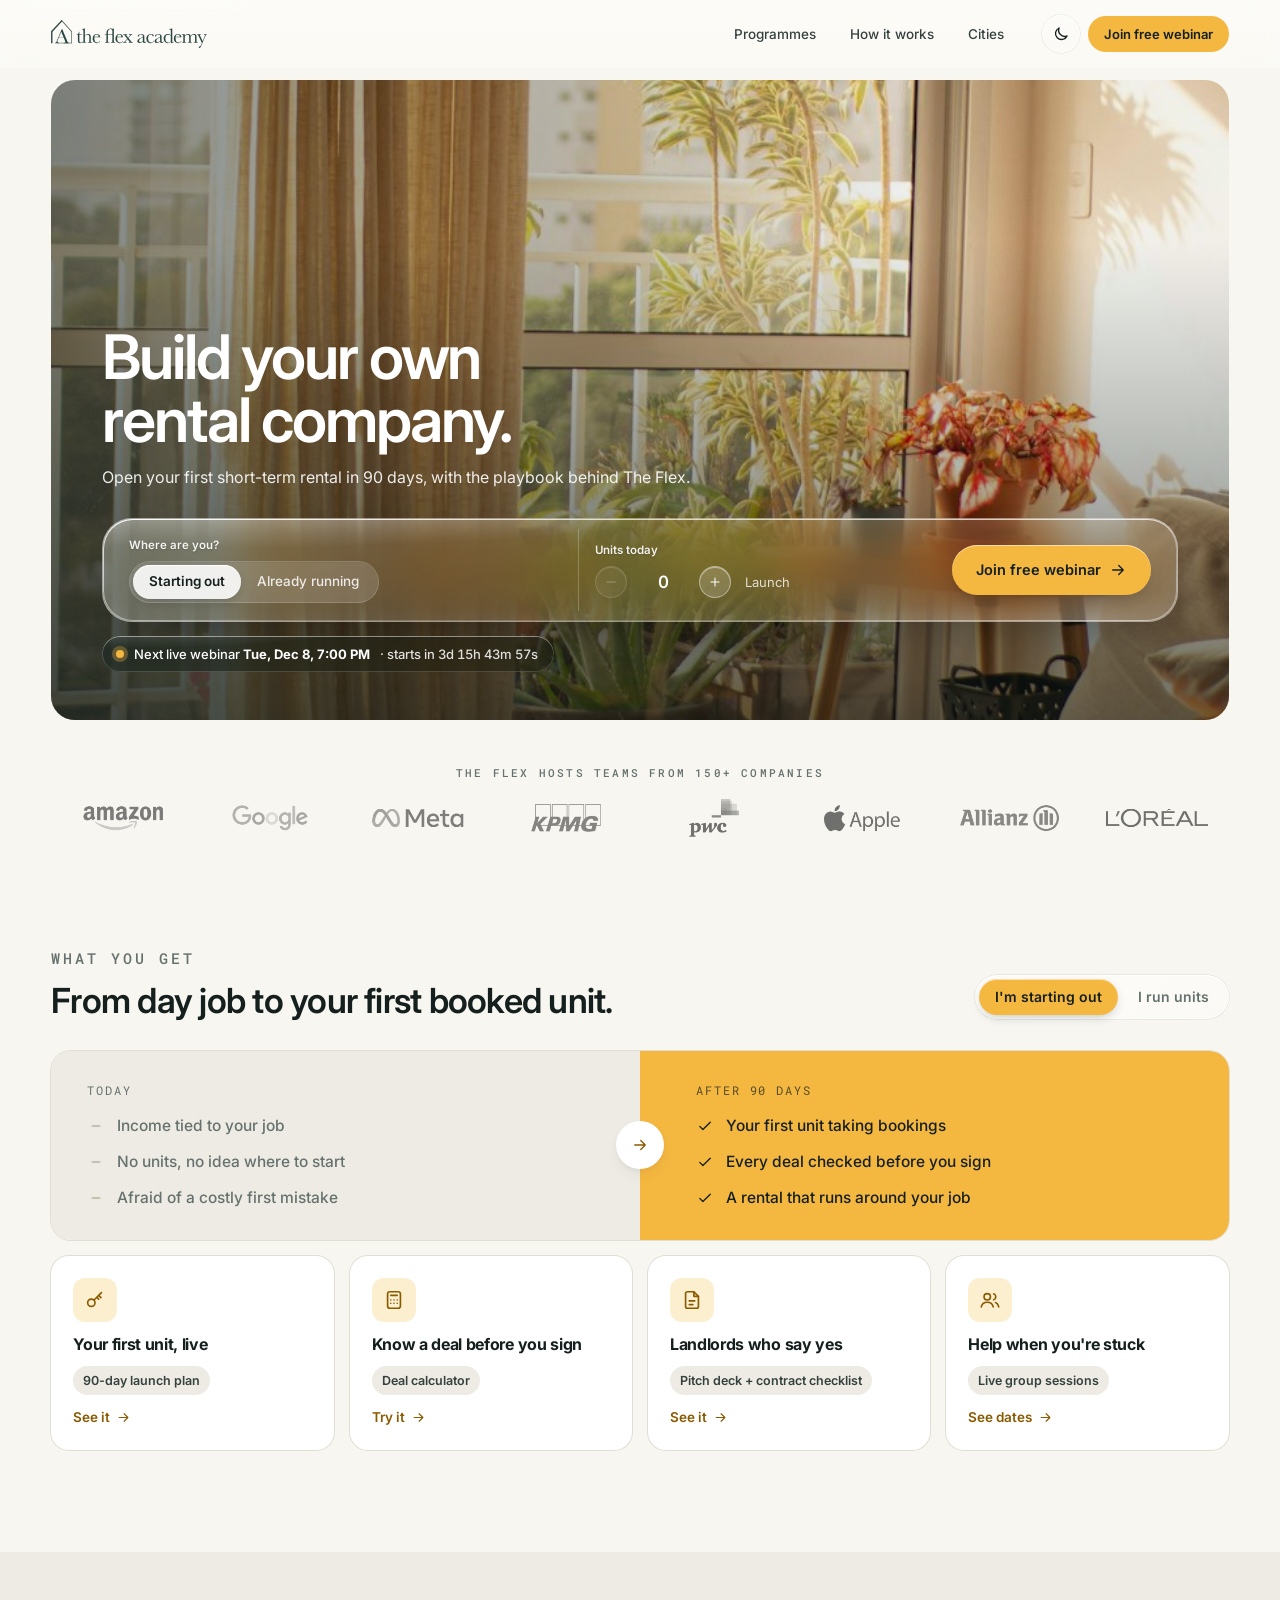
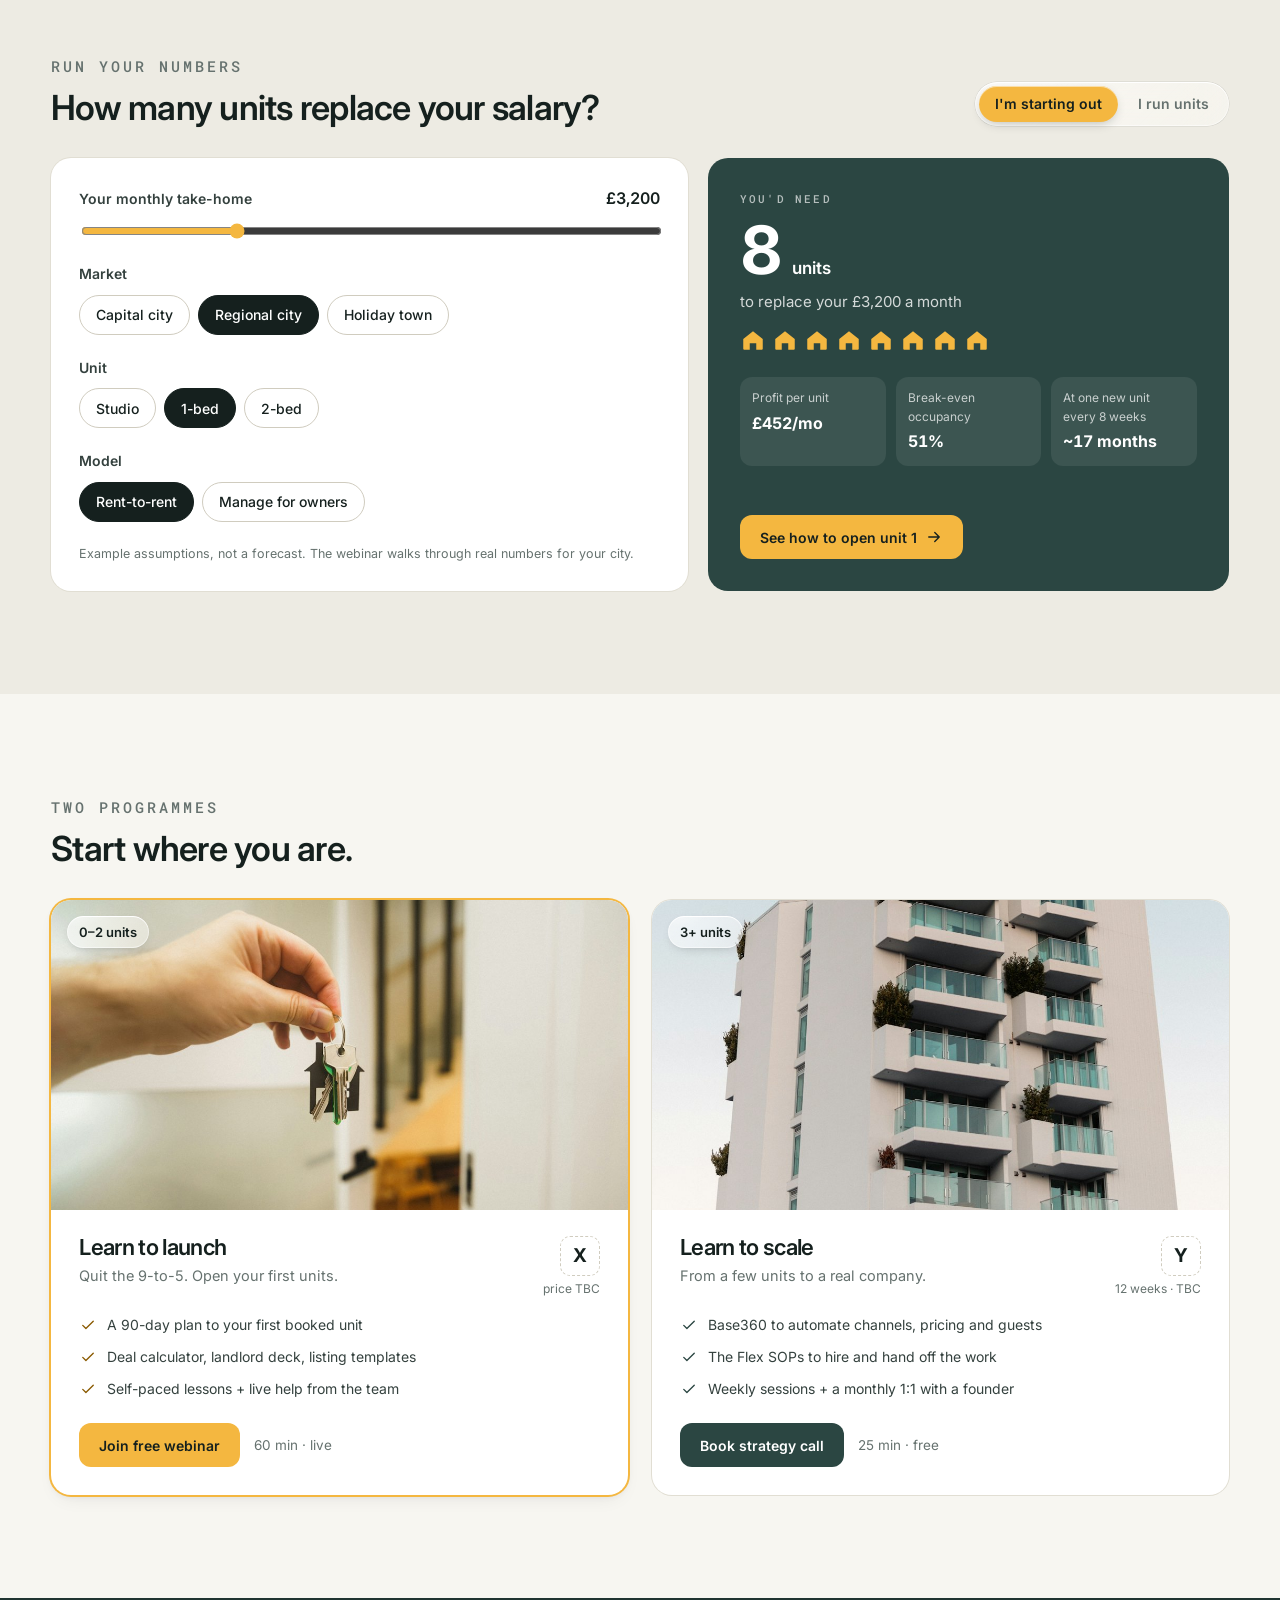
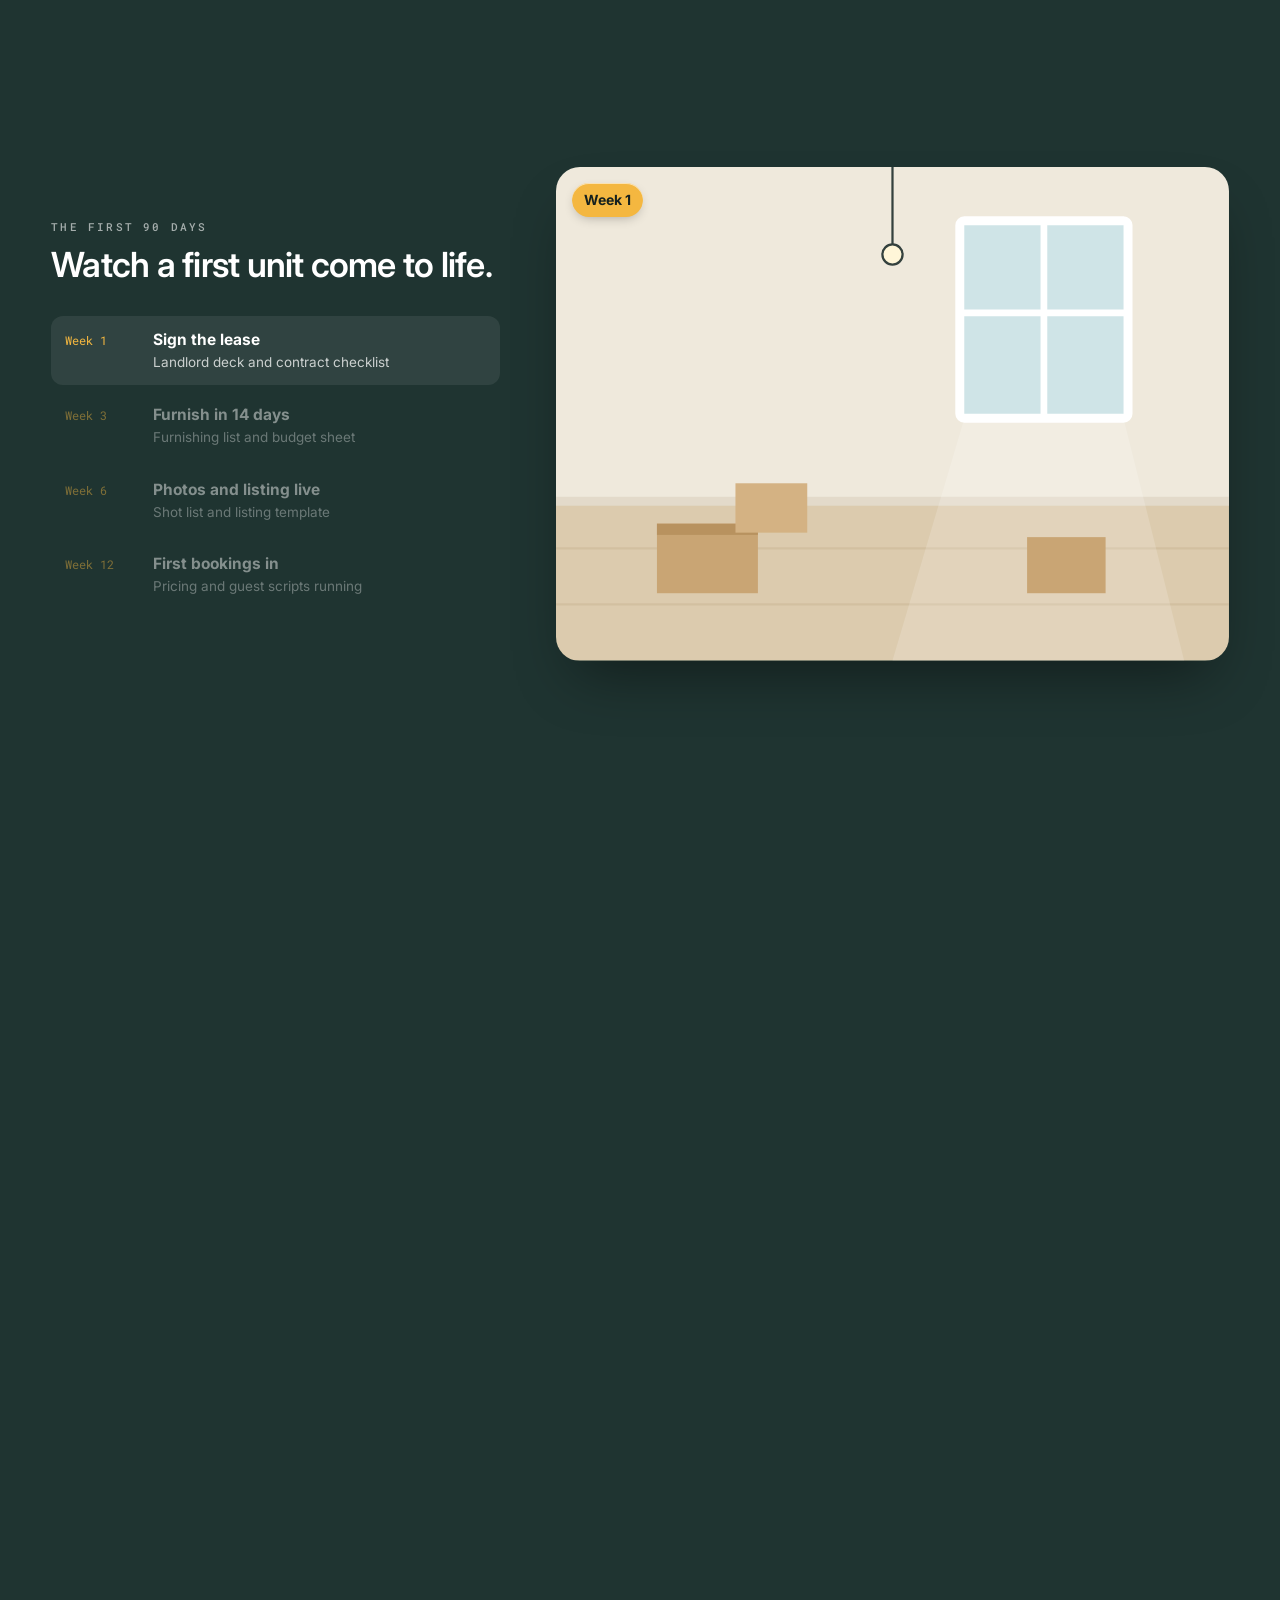
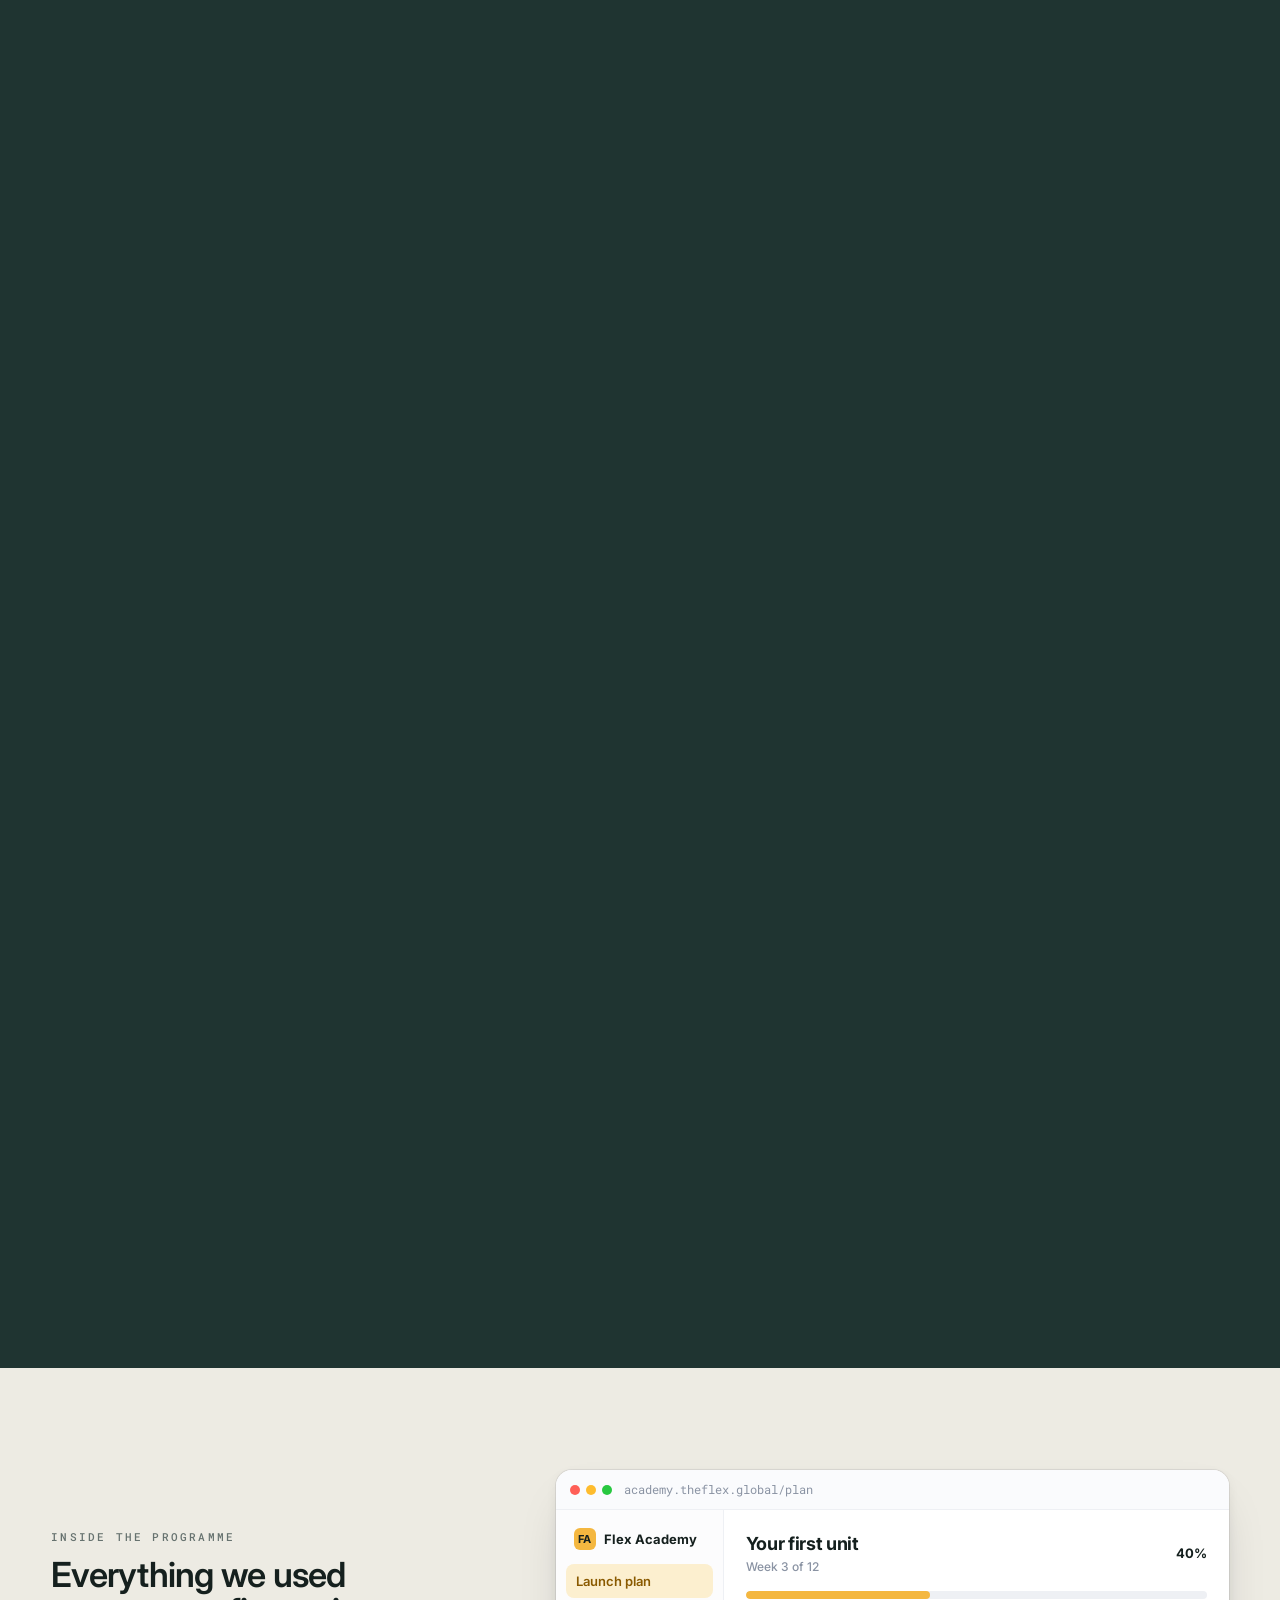
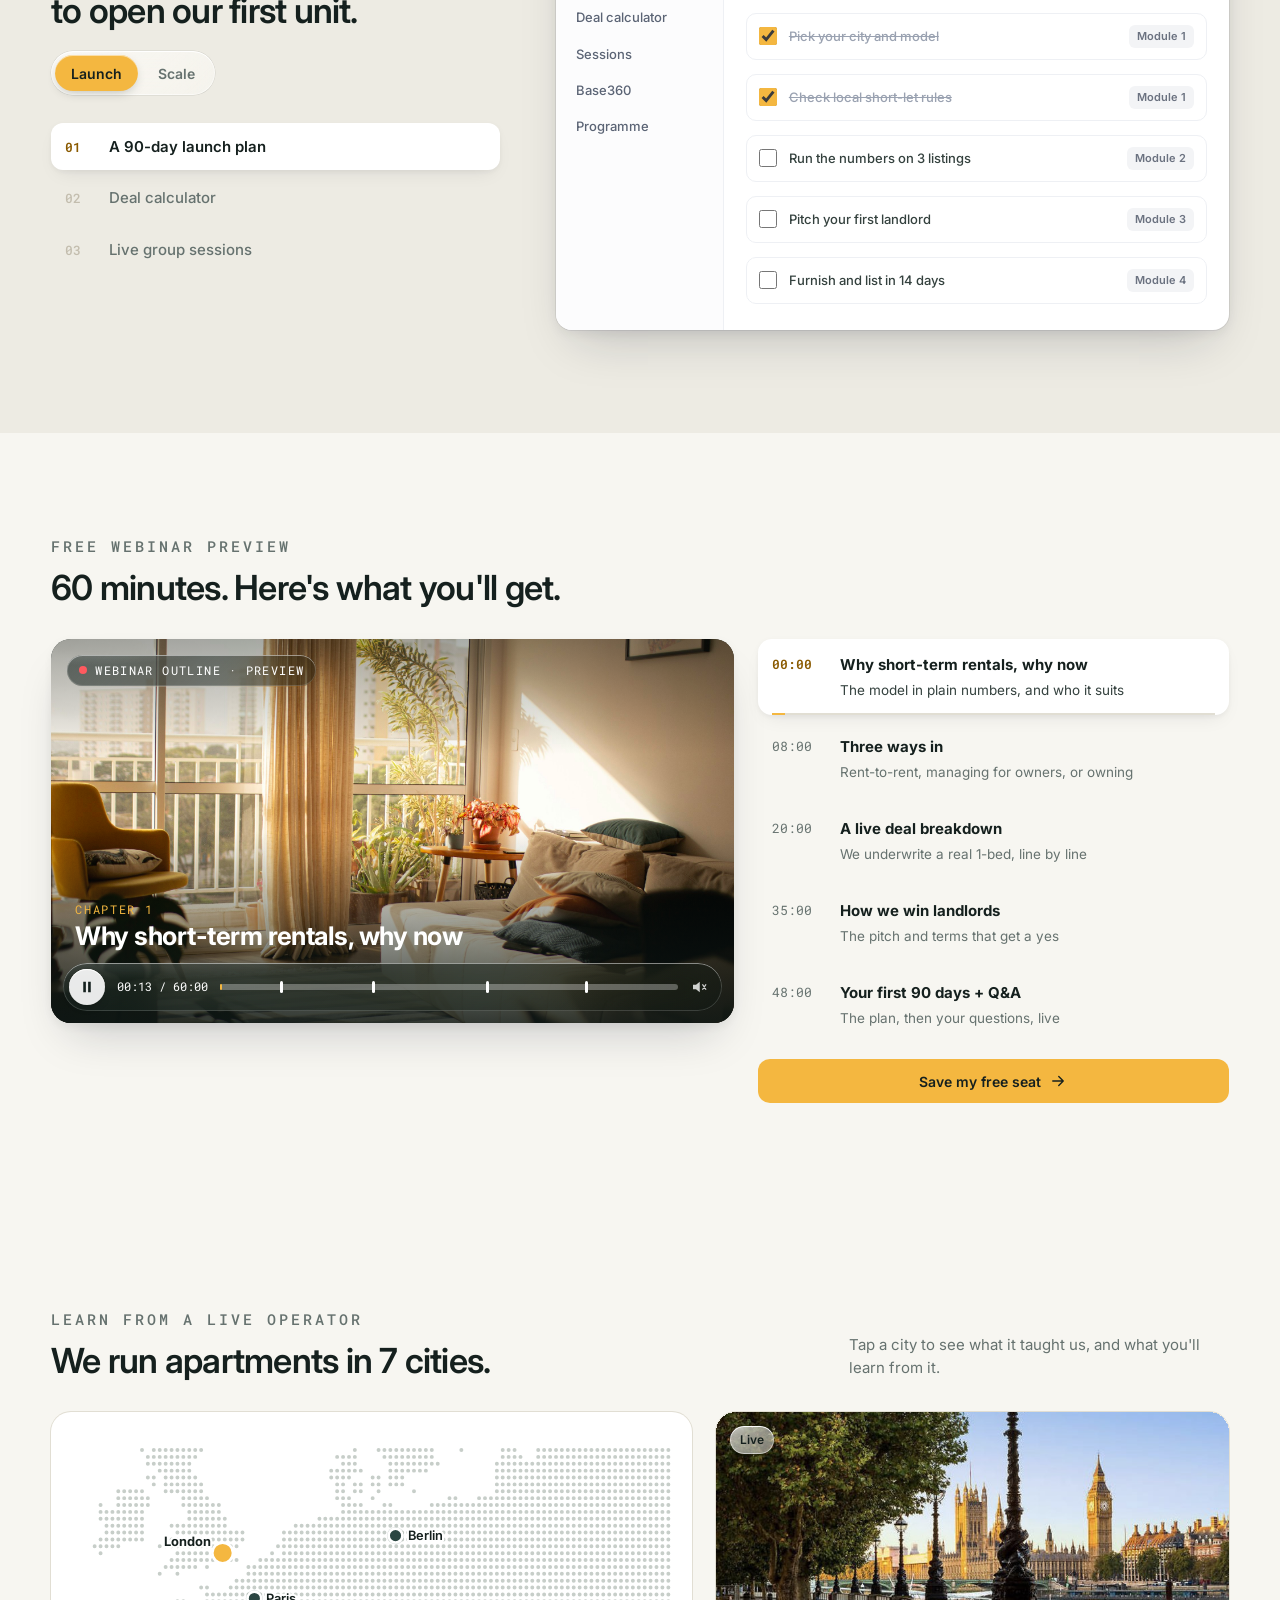
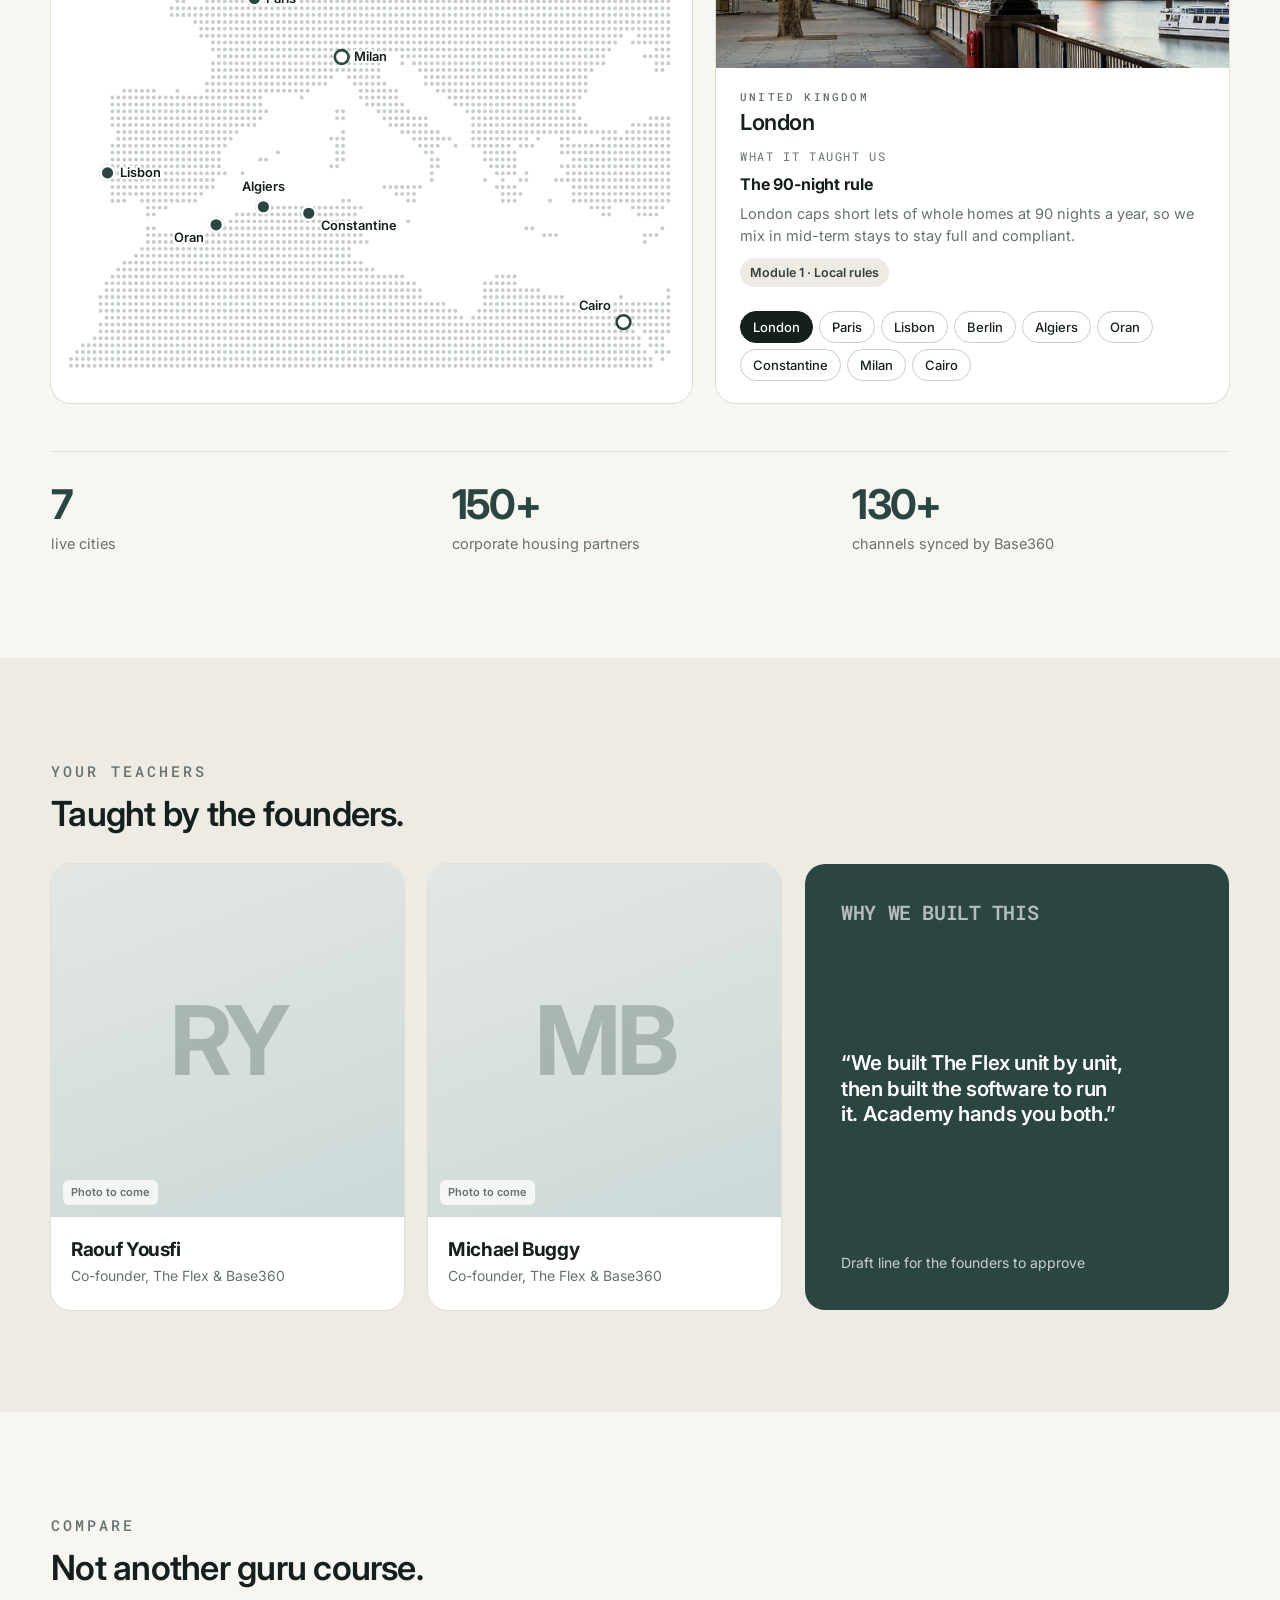
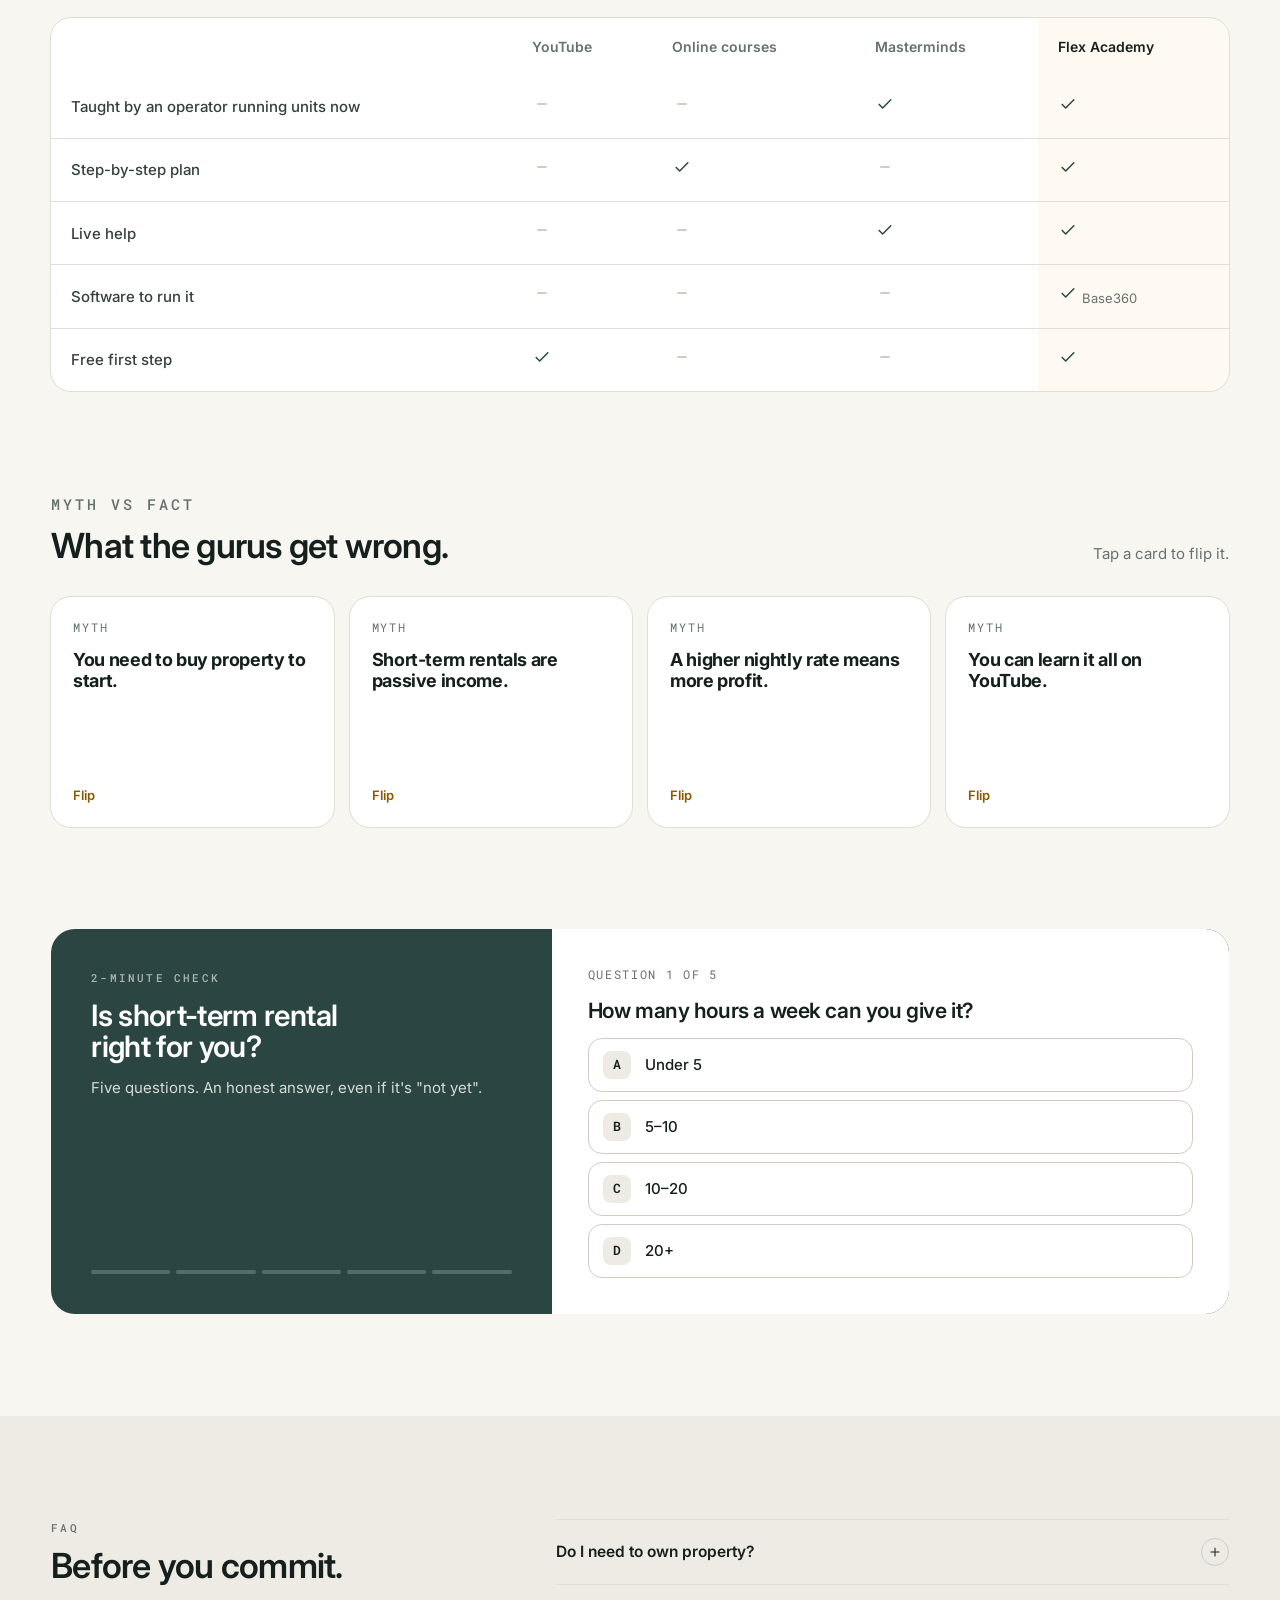
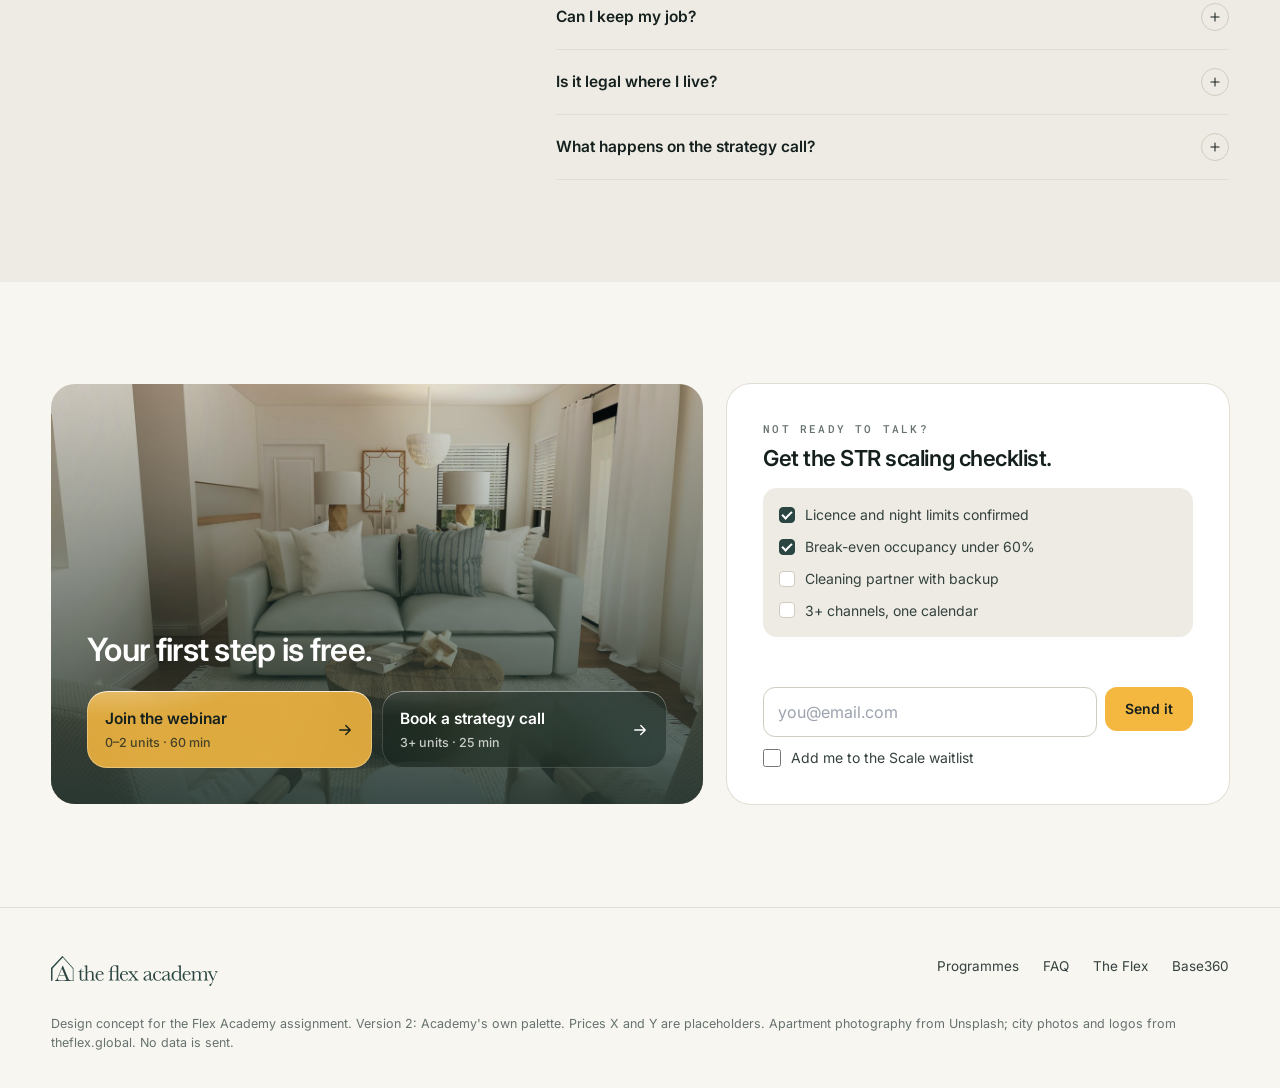
<file: flex/site/v2/index.html>
<!doctype html>
<html lang="en">
<head>
<meta charset="utf-8">
<meta name="viewport" content="width=device-width, initial-scale=1, viewport-fit=cover">
<style>[hidden]{display:none!important} body{margin:0}</style>
<title>Flex Academy Brand</title>
<script>try{var t=localStorage.getItem('fa-theme');if(t)document.documentElement.dataset.theme=t}catch(e){}</script>
<link rel="preconnect" href="https://fonts.googleapis.com">
<link rel="preconnect" href="https://fonts.gstatic.com" crossorigin>
<link rel="stylesheet" href="https://fonts.googleapis.com/css2?family=Inter:wght@400;500;600;700;800&family=Roboto+Mono:wght@500&display=swap">
<style>
/* Flex Academy tokens: deep juniper brand (a quieter take on Flex green), sun yellow for Launch, stone neutrals */
:root{
  color-scheme:light;
  --cream:#F7F6F1; --sand:#EDEBE3; --sand-2:#E2DFD4; --white:#FFFFFF;
  --brand:#2B4642; --brand-deep:#1F3431; --brand-soft:#E3E9E7; --brand-ink:#2B4642; --on-ink:#FFFFFF;
  --launch:#F4B740; --launch-deep:#E5A421; --launch-soft:#FCEFCF; --on-launch:#15201E; --launch-text:#8A5A00;
  --ink:#15201E; --ink-2:#34413E; --gray:#66726F; --line:#E1DED3; --line-2:#D0CCBF;
  --scale:#2B4642; --scale-deep:#1F3431; --scale-soft:#E3E9E7; --on-scale:#FFFFFF; --scale-text:#2B4642;
  --grad:linear-gradient(90deg,#2B4642 0%,#4F7770 60%,#7FA59D 100%);
  --danger:#B42318;
  --accent:var(--launch); --accent-deep:var(--launch-deep); --accent-soft:var(--launch-soft); --on-accent:var(--on-launch); --accent-text:var(--launch-text);
  --sh-card:0 8px 20px -8px rgba(17,24,39,.10), 0 2px 6px rgba(17,24,39,.05);
  --sh-float:0 24px 48px -18px rgba(17,24,39,.22), 0 4px 12px rgba(17,24,39,.06);
  --f:"Inter", -apple-system, BlinkMacSystemFont, "Segoe UI", Helvetica, Arial, sans-serif;
  --mono:"Roboto Mono", ui-monospace, "SF Mono", Menlo, monospace;
  --g:clamp(16px,4vw,64px); --maxw:1312px;
}
body[data-path="scale"]{--accent:var(--scale); --accent-deep:var(--scale-deep); --accent-soft:var(--scale-soft); --on-accent:var(--on-scale); --accent-text:var(--scale-text)}
*{box-sizing:border-box}
html{scroll-behavior:smooth; scroll-padding-top:80px}
@media (prefers-reduced-motion:reduce){html{scroll-behavior:auto} *,*::before,*::after{animation-duration:.001ms!important; transition-duration:.001ms!important}}
body{background:var(--cream); color:var(--ink); font-family:var(--f); font-size:16px; line-height:1.5; -webkit-font-smoothing:antialiased; overflow-x:hidden}
h1,h2,h3,h4{margin:0; font-weight:700; letter-spacing:-.03em; line-height:1.05; text-wrap:balance}
p{margin:0}
a{color:inherit}
button,input,select,textarea{font:inherit; color:inherit}
button{cursor:pointer}
img{display:block; max-width:100%}
:focus-visible{outline:2px solid var(--scale); outline-offset:3px; border-radius:8px}
.wrap{max-width:var(--maxw); margin-inline:auto; padding-inline:var(--g)}
.sr{position:absolute; width:1px; height:1px; overflow:hidden; clip:rect(0 0 0 0); white-space:nowrap}
.eyebrow{font-family:var(--mono); font-size:12px; letter-spacing:.16em; text-transform:uppercase; color:var(--gray); font-weight:500}
.grad{background:var(--grad); -webkit-background-clip:text; background-clip:text; color:transparent}
svg.i{width:18px; height:18px; flex:none; stroke:currentColor; fill:none; stroke-width:1.8; stroke-linecap:round; stroke-linejoin:round}
body[data-path="launch"] [data-show="scale"], body[data-path="scale"] [data-show="launch"]{display:none!important}

/* Buttons */
.btn{display:inline-flex; align-items:center; justify-content:center; gap:8px; height:48px; padding:0 22px; border-radius:12px; border:0; font-weight:600; font-size:15px; text-decoration:none; white-space:nowrap; transition:background-color .2s, transform .12s, box-shadow .2s}
.btn:active{transform:scale(.98)}
.btn-acc{background:var(--accent); color:var(--on-accent)}
.btn-acc:hover{background:var(--accent-deep)}
.btn-launch{background:var(--launch); color:var(--on-launch)}
.btn-launch:hover{background:var(--launch-deep)}
.btn-scale{background:var(--scale); color:#fff}
.btn-scale:hover{background:var(--scale-deep)}
.btn-line{background:var(--white); color:var(--ink); box-shadow:inset 0 0 0 1px var(--line-2)}
.btn-line:hover{box-shadow:inset 0 0 0 1px var(--ink)}
.btn-sm{height:38px; padding:0 14px; font-size:14px; border-radius:10px}
.btn-block{width:100%}
.btn[disabled]{opacity:.4; cursor:not-allowed}
.btn .spin{display:none; width:16px; height:16px; border-radius:50%; border:2px solid currentColor; border-right-color:transparent; animation:spin .7s linear infinite}
.btn.is-loading .spin{display:block}
@keyframes spin{to{transform:rotate(360deg)}}

/* Header — The Flex style: cream bar, small nav */
.hdr{position:sticky; top:env(safe-area-inset-top,0px); z-index:50; background:color-mix(in srgb, var(--cream) 92%, transparent); backdrop-filter:blur(14px); -webkit-backdrop-filter:blur(14px); border-bottom:1px solid transparent; transition:border-color .2s}
.hdr.scrolled{border-color:var(--line)}
.hdr-in{display:flex; align-items:center; gap:24px; height:68px}
.brand{display:flex; align-items:center; gap:12px; text-decoration:none}
.brand img{height:26px; width:auto}
.brand .div{width:1px; height:22px; background:var(--line-2)}
.brand b{font-size:15px; font-weight:600; letter-spacing:-.01em; color:var(--brand-ink)}
.nav{display:flex; gap:2px; margin-left:auto}
.nav a{font-size:14px; font-weight:500; text-decoration:none; color:var(--ink-2); padding:8px 12px; border-radius:8px}
.nav a:hover{background:var(--sand)}
.hdr-cta{display:flex; gap:8px; align-items:center}
.menu-btn{display:none; width:42px; height:42px; border-radius:10px; border:1px solid var(--line-2); background:var(--white); align-items:center; justify-content:center}
.mnav{position:fixed; inset:0; z-index:60; background:var(--cream); padding:calc(env(safe-area-inset-top,0px) + 12px) 20px 24px; display:flex; flex-direction:column}
.mnav-top{display:flex; justify-content:space-between; align-items:center; height:56px; margin-bottom:16px}
.mnav a.ml{font-size:26px; font-weight:600; letter-spacing:-.02em; text-decoration:none; padding:14px 0; border-bottom:1px solid var(--line)}
.mnav .btn{margin-top:auto}

/* Hero — full-bleed Flex photography + search-style path bar */
.hero{position:relative; padding:0 var(--g)}
.hero-media{position:relative; max-width:1600px; margin:0 auto; border-radius:24px; overflow:hidden; min-height:640px; display:flex; align-items:flex-end}
.hero-media picture, .hero-media img.bg{position:absolute; inset:0; width:100%; height:100%; object-fit:cover; object-position:50% 40%}
.hero-media::after{content:""; position:absolute; inset:0; background:linear-gradient(90deg, rgba(14,24,22,.5) 0%, rgba(14,24,22,.15) 55%, rgba(14,24,22,0) 75%), linear-gradient(180deg, rgba(14,24,22,.05) 25%, rgba(14,24,22,.6) 100%)}
.hero-in{position:relative; z-index:1; width:100%; max-width:1180px; margin:0 auto; padding:0 clamp(20px,4vw,56px) clamp(28px,4vw,48px)}
.hero h1{color:#fff; font-size:clamp(42px,6vw,84px); line-height:1; letter-spacing:-.04em; max-width:820px}
.hero-sub{color:rgba(255,255,255,.9); font-size:clamp(16px,1.4vw,19px); margin-top:14px; font-weight:500}
.pbar{margin-top:28px; background:var(--cream); border-radius:18px; box-shadow:var(--sh-float); display:grid; grid-template-columns:1.25fr 1fr auto; align-items:center; padding:8px}
.pseg{padding:10px 18px; border-right:1px solid var(--line); min-width:0}
.pseg:nth-child(2){border-right:0}
.pseg label, .pseg .lab{display:block; font-size:12px; font-weight:600; color:var(--ink); margin-bottom:6px}
.ptoggle{display:inline-flex; background:var(--sand); border-radius:10px; padding:3px}
.ptoggle button{border:0; background:none; height:34px; padding:0 14px; border-radius:8px; font-size:14px; font-weight:500; color:var(--gray); white-space:nowrap}
.ptoggle button[aria-pressed="true"]{background:var(--white); color:var(--ink); box-shadow:0 1px 3px rgba(17,24,39,.12); font-weight:600}
.stepper{display:flex; align-items:center; gap:14px}
.stepper button{width:32px; height:32px; border-radius:50%; border:1px solid var(--line-2); background:var(--white); display:grid; place-items:center}
.stepper button:hover{border-color:var(--ink)}
.stepper button[disabled]{opacity:.35; cursor:not-allowed}
.stepper output{font-size:17px; font-weight:600; min-width:44px; text-align:center; font-variant-numeric:tabular-nums}
.stepper .hint{font-size:13px; color:var(--gray)}
.pbar .btn{height:56px; padding:0 26px; border-radius:12px; font-size:15.5px}
.next{display:flex; align-items:center; gap:10px; margin-top:14px; color:#fff; font-size:14px; font-weight:500; flex-wrap:wrap}
.next .dot{width:8px; height:8px; border-radius:50%; background:#F4B740; box-shadow:0 0 0 4px rgba(244,183,64,.3); animation:pulse 1.8s infinite}
.next .cd{font-variant-numeric:tabular-nums; opacity:.85}
@keyframes pulse{50%{box-shadow:0 0 0 7px rgba(244,183,64,0)}}

/* Logos — Base360 "works where" strip */
.logos{padding-block:44px 8px; text-align:center}
.logo-row{display:flex; justify-content:center; align-items:center; flex-wrap:wrap; gap:8px 40px; margin-top:18px}
.logo-row img{height:38px; width:auto; filter:grayscale(1) contrast(1.1); opacity:.55; mix-blend-mode:multiply; transition:opacity .2s, filter .2s}
.logo-row img:hover{opacity:1; filter:none}

/* Sections */
.sec{padding-block:clamp(72px,8vw,112px)}
.head{display:flex; justify-content:space-between; align-items:flex-end; gap:24px; margin-bottom:40px; flex-wrap:wrap}
.head h2{font-size:clamp(32px,3.6vw,48px); margin-top:12px}
.head p{color:var(--gray); max-width:380px}
.alt{background:var(--sand)}

/* What you get — before/after + outcome tiles */
.ba{position:relative; display:grid; grid-template-columns:1fr 1fr; border-radius:20px; overflow:hidden; box-shadow:0 0 0 1px var(--line)}
.ba-col{padding:30px 36px}
.ba-col ul{list-style:none; padding:0; margin:14px 0 0; display:grid; gap:12px; font-size:17px; font-weight:500}
.ba-col li{display:flex; gap:12px; align-items:center}
.ba-k{font-family:var(--mono); font-size:12px; letter-spacing:.16em; text-transform:uppercase}
.ba-now{background:var(--sand); color:var(--gray)}
.ba-now svg{color:#B9B2A1}
.ba-then{background:var(--accent); color:var(--on-accent); padding-left:56px; transition:background-color .35s}
.ba-then .ba-k{color:var(--on-accent); opacity:.7}
.ba-arr{position:absolute; left:50%; top:50%; transform:translate(-50%,-50%); width:48px; height:48px; border-radius:50%; background:var(--white); color:var(--accent-text); display:grid; place-items:center; box-shadow:var(--sh-card); z-index:1}
.outs{display:grid; grid-template-columns:repeat(4,1fr); gap:16px; margin-top:16px}
.out{display:flex; flex-direction:column; align-items:flex-start; gap:12px; text-align:left; padding:22px; border-radius:18px; border:0; background:var(--white); box-shadow:0 0 0 1px var(--line); transition:box-shadow .2s, transform .2s}
.out:hover{box-shadow:0 0 0 1px var(--line), var(--sh-float); transform:translateY(-2px)}
.out .oi{width:44px; height:44px; border-radius:12px; background:var(--accent-soft); color:var(--accent-text); display:grid; place-items:center}
.out .oi svg{width:22px; height:22px}
.out b{font-size:18px; letter-spacing:-.02em; line-height:1.25}
.chip-s{font-size:12.5px; font-weight:600; color:var(--ink-2); background:var(--sand); padding:5px 10px; border-radius:999px}
.out .see{margin-top:auto; display:inline-flex; align-items:center; gap:6px; font-size:13.5px; font-weight:600; color:var(--accent-text)}
.out .see svg{width:15px; height:15px; transition:transform .2s}
.out:hover .see svg{transform:translateX(3px)}

/* Path cards — Airbnb-style photo cards */
.paths{display:grid; grid-template-columns:1fr 1fr; gap:24px}
.pc{display:flex; flex-direction:column; background:var(--white); border-radius:20px; overflow:hidden; box-shadow:0 0 0 1px var(--line); transition:box-shadow .25s, transform .25s}
.pc:hover{box-shadow:0 0 0 1px var(--line), var(--sh-float); transform:translateY(-2px)}
.pc.on{box-shadow:0 0 0 2px var(--accent), var(--sh-card)}
.pc-img{position:relative; aspect-ratio:16/8.6; max-width:100%; overflow:hidden}
.pc-img img{width:100%; height:100%; object-fit:cover; transition:transform .6s}
.pc:hover .pc-img img{transform:scale(1.03)}
.badge{position:absolute; left:16px; top:16px; background:var(--white); color:var(--ink); font-size:13px; font-weight:600; padding:6px 12px; border-radius:999px; box-shadow:var(--sh-card)}
.pc-body{padding:26px 28px 28px; display:flex; flex-direction:column; gap:16px; flex:1}
.pc-top{display:flex; justify-content:space-between; align-items:flex-start; gap:16px}
.pc h3{font-size:28px; letter-spacing:-.03em}
.pc .who{color:var(--gray); margin-top:6px}
.price{flex:none; text-align:right}
.price b{display:inline-flex; align-items:center; justify-content:center; min-width:44px; height:44px; padding:0 10px; border-radius:10px; border:1.5px dashed var(--line-2); font-size:22px; font-weight:700}
.price small{display:block; font-size:12px; color:var(--gray); margin-top:4px}
.ticks{list-style:none; padding:0; margin:0; display:grid; gap:10px; font-size:15px; color:var(--ink-2)}
.ticks li{display:flex; gap:10px; align-items:flex-start}
.ticks svg{margin-top:2px; color:var(--launch-text)}
.pc-scale .ticks svg{color:var(--scale)}
.pc-foot{margin-top:auto; padding-top:8px; display:flex; align-items:center; gap:14px; flex-wrap:wrap}
.pc-foot span{font-size:13.5px; color:var(--gray)}

/* Inside — Base360 numbered list + product window */
.inside{display:grid; grid-template-columns:minmax(0,.8fr) minmax(0,1.2fr); gap:56px; align-items:center}
.inside h2{font-size:clamp(32px,3.6vw,48px); margin-top:12px}
.tabs{display:inline-flex; gap:4px; margin-top:22px; background:var(--white); border-radius:999px; padding:4px; box-shadow:0 0 0 1px var(--line)}
.tabs button{border:0; background:none; height:36px; padding:0 16px; border-radius:999px; font-size:14px; font-weight:600; color:var(--gray)}
.tabs button[aria-selected="true"]{background:var(--accent); color:var(--on-accent)}
.steps{list-style:none; padding:0; margin:28px 0 0; display:grid; gap:4px}
.steps button{display:grid; grid-template-columns:36px 1fr; gap:8px; width:100%; text-align:left; background:none; border:0; padding:12px 14px; border-radius:12px; color:var(--gray); font-size:16px; font-weight:500; transition:background-color .2s, color .2s}
.steps button .n{font-family:var(--mono); font-size:12.5px; padding-top:3px}
.steps button:hover{color:var(--ink)}
.steps button[aria-selected="true"]{background:var(--white); color:var(--ink); font-weight:600; box-shadow:var(--sh-card)}
.steps button[aria-selected="true"] .n{color:var(--accent-text)}
.steps button{position:relative; overflow:hidden}
.steps .bar{position:absolute; left:14px; right:14px; bottom:0; height:2px; background:var(--line); opacity:0; transition:opacity .3s}
.steps .bar i{display:block; height:100%; width:0; background:var(--accent)}
.steps.auto button[aria-selected="true"] .bar{opacity:1}
.steps.auto button[aria-selected="true"] .bar i{animation:stepbar var(--dur,4500ms) linear forwards}
.steps.paused button[aria-selected="true"] .bar i{animation-play-state:paused}
@keyframes stepbar{from{width:0} to{width:100%}}
.task{transition:background-color .4s}
.task.flash{background:var(--accent-soft)}
.win{background:var(--white); border-radius:16px; box-shadow:0 0 0 1px rgba(17,24,39,.08), var(--sh-float); overflow:hidden}
.win-bar{display:flex; align-items:center; gap:12px; height:40px; padding:0 14px; border-bottom:1px solid #EEF0F4; background:#FAFBFD}
.win-bar .dots{display:flex; gap:6px}
.win-bar .dots i{width:10px; height:10px; border-radius:50%}
.win-bar .url{font-size:12px; color:#8A93A3; font-family:var(--mono)}
.app{display:grid; grid-template-columns:168px 1fr; min-height:420px; font-size:13px}
.side{border-right:1px solid #EEF0F4; padding:14px 10px; display:flex; flex-direction:column; gap:2px; background:#FCFCFD}
.side .ws{display:flex; align-items:center; gap:8px; padding:4px 8px 12px; font-weight:700; font-size:13px}
.side .ws i{width:22px; height:22px; border-radius:6px; background:var(--accent); display:grid; place-items:center; color:var(--on-accent); font-style:normal; font-size:11px}
.side a{padding:7px 10px; border-radius:8px; color:#5B6475; text-decoration:none; font-weight:500}
.side a.on{background:var(--accent-soft); color:var(--accent-text); font-weight:600}
.pane{padding:20px 22px; display:none; flex-direction:column; gap:14px}
.pane.on{display:flex; animation:fade .35s ease}
@keyframes fade{from{opacity:0; transform:translateY(6px)} to{opacity:1; transform:none}}
.pane-h{display:flex; justify-content:space-between; align-items:center; gap:12px}
.pane-h b{font-size:18px; letter-spacing:-.02em}
.pane-h small{display:block; color:#8A93A3; font-size:12px; font-weight:500}
.prog{height:8px; border-radius:8px; background:#EEF0F4; overflow:hidden}
.prog i{display:block; height:100%; background:var(--accent); border-radius:8px; transition:width .5s}
.task{display:flex; align-items:center; gap:12px; padding:11px 12px; border:1px solid #EEF0F4; border-radius:10px; cursor:pointer; user-select:none}
.task input{width:18px; height:18px; accent-color:var(--accent); margin:0}
.task span{flex:1; font-weight:500; color:var(--ink-2)}
.task.done span{color:#9AA2B1; text-decoration:line-through}
.task em{font-style:normal; font-size:11px; font-weight:600; padding:3px 8px; border-radius:6px; background:#F3F4F6; color:#6B7280}
.calc{display:grid; grid-template-columns:1fr 1fr; gap:12px}
.calc label{display:grid; gap:6px; font-size:12px; font-weight:600; color:#5B6475}
.calc .row{display:flex; justify-content:space-between}
.calc output{color:var(--ink); font-variant-numeric:tabular-nums}
.calc input[type=range]{width:100%; accent-color:var(--accent)}
.result{display:grid; grid-template-columns:repeat(3,1fr); gap:10px}
.result div{border-radius:10px; background:#F7F8FA; padding:12px}
.result small{display:block; font-size:11.5px; color:#8A93A3; font-weight:500}
.result b{font-size:20px; letter-spacing:-.02em; font-variant-numeric:tabular-nums}
.result .pos b{color:#0F8A5F}
.result .neg b{color:var(--danger)}
.verdict{font-size:12.5px; padding:10px 12px; border-radius:10px; background:var(--accent-soft); color:var(--accent-text); font-weight:600}
.sessrow{display:flex; align-items:center; gap:12px; padding:12px; border:1px solid #EEF0F4; border-radius:10px}
.sessrow .d{width:44px; text-align:center; border-radius:8px; background:#F3F4F6; padding:4px 0}
.sessrow .d small{display:block; font-size:10px; text-transform:uppercase; color:#8A93A3; font-weight:600}
.sessrow .d b{font-size:17px}
.sessrow .t{flex:1}
.sessrow .t b{display:block; font-size:13.5px}
.sessrow .t span{font-size:12px; color:#8A93A3}
.sessrow .tag{font-size:11px; font-weight:600; padding:4px 8px; border-radius:6px; background:var(--accent-soft); color:var(--accent-text)}
.cal{display:grid; grid-template-columns:120px repeat(7,1fr); font-size:11.5px; border:1px solid #EEF0F4; border-radius:10px; overflow:hidden}
.cal > div{padding:8px 6px; border-bottom:1px solid #EEF0F4; border-right:1px solid #F3F4F6; min-height:38px; position:relative}
.cal .hd{background:#FAFBFD; color:#8A93A3; font-weight:600; text-align:center; min-height:0}
.cal .un{font-weight:600; color:var(--ink-2); display:flex; align-items:center}
.cal .bk{position:absolute; top:7px; bottom:7px; left:4px; border-radius:6px; color:#fff; font-size:10.5px; font-weight:600; padding:0 6px; display:flex; align-items:center; white-space:nowrap; overflow:hidden; z-index:1}
.chans{display:flex; gap:8px; flex-wrap:wrap; font-size:11.5px; color:#5B6475; font-weight:600}
.chans span{display:inline-flex; gap:6px; align-items:center; padding:5px 9px; border-radius:999px; background:#F3F4F6}
.chans i{width:8px; height:8px; border-radius:50%}

/* Cities — Airbnb explore carousel */
.cities{display:flex; gap:16px; overflow-x:auto; scroll-snap-type:x mandatory; padding-bottom:8px; scrollbar-width:none}
.cities::-webkit-scrollbar{display:none}
.city{flex:none; width:260px; scroll-snap-align:start; text-decoration:none; color:inherit}
.city .ph{aspect-ratio:4/5; max-width:100%; border-radius:16px; overflow:hidden; position:relative; background:var(--sand-2)}
.city .ph img{width:100%; height:100%; object-fit:cover; transition:transform .6s}
.city:hover .ph img{transform:scale(1.04)}
.city .st{position:absolute; left:12px; top:12px; font-size:12px; font-weight:600; padding:5px 10px; border-radius:999px; background:var(--white)}
.city .st.soon{background:var(--ink); color:var(--on-ink)}
.city b{display:block; font-size:16px; margin-top:12px}
.city span{font-size:14px; color:var(--gray)}
.arrows{display:flex; gap:8px}
.arrows button{width:40px; height:40px; border-radius:50%; border:1px solid var(--line-2); background:var(--white); display:grid; place-items:center}
.arrows button:hover{border-color:var(--ink)}
.stats{display:grid; grid-template-columns:repeat(3,1fr); gap:24px; margin-top:48px; padding-top:32px; border-top:1px solid var(--line)}
.stats b{display:block; font-size:clamp(36px,4vw,56px); letter-spacing:-.04em; line-height:1; color:var(--brand-ink)}
.stats span{font-size:14.5px; color:var(--gray); margin-top:8px; display:block}

/* Founders */
.founders{display:grid; grid-template-columns:1fr 1fr 1.2fr; gap:24px; align-items:stretch}
.fc{border-radius:20px; overflow:hidden; background:var(--white); box-shadow:0 0 0 1px var(--line)}
.fc .ph{aspect-ratio:1/1; max-width:100%; display:grid; place-items:center; position:relative; background:linear-gradient(160deg,#E4E7E3,#CBD9D8)}
.fc .ph span{font-size:96px; font-weight:700; letter-spacing:-.05em; color:rgba(43,70,66,.28)}
.fc .ph small{position:absolute; bottom:12px; left:12px; font-size:11px; font-weight:600; padding:4px 8px; border-radius:6px; background:rgba(255,255,255,.75); color:var(--gray)}
.fc .bd{padding:18px 20px 22px}
.fc .bd b{display:block; font-size:19px; letter-spacing:-.02em}
.fc .bd span{font-size:14px; color:var(--gray)}
.quote{border-radius:20px; background:var(--brand); color:#fff; padding:36px; display:flex; flex-direction:column; justify-content:space-between; gap:24px}
.quote p{font-size:clamp(22px,2vw,28px); font-weight:600; letter-spacing:-.02em; line-height:1.25; text-wrap:balance}
.quote .eyebrow{color:rgba(255,255,255,.65)}

/* Compare */
.tw{overflow-x:auto; border-radius:20px; background:var(--white); box-shadow:0 0 0 1px var(--line)}
table{width:100%; border-collapse:collapse; min-width:760px}
th,td{padding:18px 20px; text-align:left; border-bottom:1px solid var(--line); font-size:15px}
thead th{font-size:14px; font-weight:600; color:var(--gray)}
thead th.us{color:var(--ink)}
tbody th{font-weight:500; color:var(--ink-2)}
tr:last-child th, tr:last-child td{border-bottom:0}
td.us, th.us{background:color-mix(in srgb, var(--accent) 7%, transparent)}
.y{color:var(--brand-ink)}
body[data-path="scale"] td.us .y{color:var(--scale)}
.n{color:#C3BDAE}
.y svg, .n svg{width:20px; height:20px}

/* FAQ */
.faq{display:grid; grid-template-columns:.8fr 1.2fr; gap:56px}
.faq h2{font-size:clamp(32px,3.6vw,48px); margin-top:12px}
details{border-bottom:1px solid var(--line)}
details:first-child{border-top:1px solid var(--line)}
summary{list-style:none; display:flex; justify-content:space-between; gap:16px; align-items:center; padding:20px 0; cursor:pointer; font-weight:600; font-size:17px}
summary::-webkit-details-marker{display:none}
summary .pm{width:28px; height:28px; border-radius:50%; border:1px solid var(--line-2); display:grid; place-items:center; flex:none; transition:transform .45s cubic-bezier(.34,1.56,.64,1), background-color .25s, color .25s, border-color .25s}
summary:hover{color:var(--accent-text); transition:color .2s}
summary:hover .pm{border-color:var(--ink); transform:scale(1.08)}
details.is-open summary .pm{transform:rotate(45deg); background:var(--ink); color:var(--on-ink); border-color:var(--ink)}
details.is-open summary:hover .pm{transform:rotate(45deg) scale(1.08)}
.faq-a{overflow:hidden}
details p{color:var(--gray); padding:0 44px 20px 0}

/* Final */
.final{display:grid; grid-template-columns:1.3fr 1fr; gap:24px}
.fcta{position:relative; border-radius:24px; overflow:hidden; min-height:420px; display:flex; align-items:flex-end; color:#fff}
.fcta img{position:absolute; inset:0; width:100%; height:100%; object-fit:cover}
.fcta::after{content:""; position:absolute; inset:0; background:linear-gradient(180deg, rgba(31,52,49,.1), rgba(31,52,49,.85))}
.fcta-in{position:relative; z-index:1; padding:36px; width:100%}
.fcta h2{font-size:clamp(32px,3.4vw,46px)}
.duo{display:grid; grid-template-columns:1fr 1fr; gap:10px; margin-top:24px}
.duo button{display:flex; justify-content:space-between; align-items:center; gap:10px; text-align:left; border:0; border-radius:14px; padding:16px 18px; font-weight:600; font-size:15.5px; transition:transform .15s}
.duo button:hover{transform:translateY(-2px)}
.duo button small{display:block; font-weight:500; font-size:12.5px; opacity:.75; margin-top:2px}
.duo .l{background:var(--launch); color:var(--on-launch)}
.duo .s{background:var(--scale); color:#fff}
.ck{border-radius:24px; background:var(--white); box-shadow:0 0 0 1px var(--line); padding:36px; display:flex; flex-direction:column; gap:18px}
.ck h3{font-size:28px; margin-top:10px}
.ck .doc{border-radius:14px; background:var(--sand); padding:16px; display:grid; gap:10px; font-size:14px; color:var(--ink-2)}
.ck .doc div{display:flex; gap:10px; align-items:center}
.ck .doc i{width:16px; height:16px; border-radius:4px; border:1.5px solid var(--line-2); flex:none; background:var(--white)}
.ck .doc .tk i{background:var(--brand); border-color:var(--brand); position:relative}
.ck .doc .tk i::after{content:""; position:absolute; left:4px; top:1px; width:4px; height:8px; border:solid #fff; border-width:0 2px 2px 0; transform:rotate(45deg)}
.ck form{display:grid; gap:10px; margin-top:auto}
.inl{display:flex; gap:8px}
.inl .inp{flex:1; min-width:0}
.cbx{display:flex; gap:10px; align-items:center; font-size:14px; color:var(--ink-2); cursor:pointer}
.cbx input{width:18px; height:18px; margin:0; accent-color:var(--brand)}
.ok{display:flex; gap:12px; padding:16px; border-radius:14px; background:var(--brand-soft); color:var(--brand-ink); font-size:14.5px; margin-top:auto}
.ok b{display:block; color:var(--ink)}

/* Inputs */
.inp{width:100%; height:50px; padding:0 14px; border-radius:12px; border:1px solid var(--line-2); background:var(--white); font-size:16px; transition:border-color .15s, box-shadow .15s}
.inp::placeholder{color:#9CA3AF}
.inp:focus{outline:none; border-color:var(--accent); box-shadow:0 0 0 4px color-mix(in srgb, var(--accent) 14%, transparent)}
select.inp{appearance:none; -webkit-appearance:none; padding-right:40px; background:var(--white) url("data:image/svg+xml,%3Csvg xmlns='http://www.w3.org/2000/svg' width='12' height='8'%3E%3Cpath d='M1 1l5 5 5-5' fill='none' stroke='%236B7280' stroke-width='1.8' stroke-linecap='round'/%3E%3C/svg%3E") no-repeat right 14px center}
textarea.inp{height:auto; min-height:84px; padding:12px 14px; resize:vertical}
.fld{display:grid; gap:6px}
.fld > label{font-size:13px; font-weight:600; color:var(--ink-2)}
.fld .opt{font-weight:400; color:var(--gray)}
.err{display:none; font-size:13px; color:var(--danger)}
.fld.bad .inp{border-color:var(--danger)}
.fld.bad .err{display:block}
.g2{display:grid; grid-template-columns:1fr 1fr; gap:12px}
.chips{display:flex; flex-wrap:wrap; gap:8px}
.chip{height:40px; padding:0 16px; border-radius:999px; border:1px solid var(--line-2); background:var(--white); font-size:14px; font-weight:500}
.chip:hover{border-color:var(--ink)}
.chip[aria-checked="true"]{background:var(--ink); border-color:var(--ink); color:var(--on-ink)}

/* Footer */
.foot{border-top:1px solid var(--line); padding-block:48px 36px}
.foot-in{display:flex; justify-content:space-between; gap:32px; flex-wrap:wrap; align-items:flex-start}
.foot ul{list-style:none; padding:0; margin:0; display:flex; gap:24px; flex-wrap:wrap; font-size:14px}
.foot ul a{text-decoration:none; color:var(--ink-2)}
.foot ul a:hover{text-decoration:underline}
.foot small{display:block; margin-top:28px; color:var(--gray); font-size:12.5px}

/* Mobile sticky bar */
.mbar{position:fixed; left:0; right:0; bottom:0; z-index:40; display:none; align-items:center; gap:12px; padding:12px 16px calc(12px + env(safe-area-inset-bottom,0px)); background:color-mix(in srgb, var(--cream) 94%, transparent); backdrop-filter:blur(14px); -webkit-backdrop-filter:blur(14px); border-top:1px solid var(--line); transform:translateY(110%); transition:transform .3s}
.mbar.show{transform:none}
.mbar .t{flex:1; min-width:0; font-size:13px; line-height:1.3}
.mbar .t b{display:block; font-size:14.5px}
.mbar .t span{color:var(--gray)}

/* Dialog */
dialog.flow{border:0; padding:0; background:transparent; max-width:none; max-height:none; width:100%; height:100%; margin:0; color:var(--ink)}
dialog.flow::backdrop{background:rgba(17,24,39,.5); backdrop-filter:blur(3px)}
.sw{min-height:100%; display:grid; place-items:center; padding:24px}
.sheet{width:min(100%,940px); background:var(--cream); border-radius:24px; overflow:hidden; display:grid; grid-template-columns:.8fr 1.2fr; box-shadow:var(--sh-float); animation:sheetIn .3s cubic-bezier(.2,.8,.2,1)}
@keyframes sheetIn{from{opacity:0; transform:translateY(20px)} to{opacity:1; transform:none}}
.s-side{position:relative; color:#fff; display:flex; flex-direction:column; justify-content:flex-end; min-height:100%}
.s-side img{position:absolute; inset:0; width:100%; height:100%; object-fit:cover}
.s-side::after{content:""; position:absolute; inset:0; background:linear-gradient(180deg, rgba(17,24,39,.05), rgba(17,24,39,.82))}
.s-side .in{position:relative; z-index:1; padding:28px; display:grid; gap:14px}
.s-side .eyebrow{color:rgba(255,255,255,.75)}
.s-side h3{font-size:24px; letter-spacing:-.02em}
.s-side .sum{display:grid; gap:8px; font-size:13.5px; border-top:1px solid rgba(255,255,255,.25); padding-top:14px}
.s-side .sum div{display:flex; justify-content:space-between; gap:12px}
.s-side .sum span{opacity:.75}
.s-main{padding:24px 28px 28px; display:flex; flex-direction:column; min-height:560px; max-height:calc(100dvh - 48px); overflow:auto}
.s-top{display:flex; align-items:center; gap:14px; margin-bottom:22px}
.bars{flex:1; display:flex; gap:6px}
.bars i{flex:1; height:4px; border-radius:4px; background:var(--sand-2); position:relative; overflow:hidden}
.bars i.d::after{content:""; position:absolute; inset:0; background:var(--accent)}
.s-lab{font-family:var(--mono); font-size:12px; color:var(--gray); white-space:nowrap}
.x{width:38px; height:38px; border-radius:50%; border:1px solid var(--line-2); background:var(--white); display:grid; place-items:center; flex:none}
.step{display:none; flex-direction:column; gap:18px; flex:1}
.step.on{display:flex; animation:fade .3s ease}
.step h4{font-size:26px; letter-spacing:-.03em}
.step .sub{color:var(--gray); margin-top:-10px}
.foot-row{margin-top:auto; padding-top:8px; display:flex; justify-content:space-between; align-items:center; gap:12px}
.back{background:none; border:0; color:var(--gray); font-weight:600; display:inline-flex; gap:6px; align-items:center; padding:8px 2px}
.back:hover{color:var(--ink)}
.sess{display:flex; align-items:center; gap:14px; width:100%; text-align:left; padding:12px 14px; border-radius:14px; border:1px solid var(--line-2); background:var(--white)}
.sess:hover{border-color:var(--ink)}
.sess[aria-checked="true"]{border-color:var(--accent); box-shadow:0 0 0 1px var(--accent)}
.sess .d{width:46px; text-align:center; border-radius:10px; background:var(--sand); padding:5px 0; flex:none}
.sess[aria-checked="true"] .d{background:var(--accent); color:var(--on-accent)}
.sess .d small{display:block; font-size:10.5px; font-weight:600; text-transform:uppercase; opacity:.75}
.sess .d b{font-size:19px; line-height:1}
.sess .w b{display:block; font-size:15px}
.sess .w span{font-size:13px; color:var(--gray)}
.sess .r{margin-left:auto; width:20px; height:20px; border-radius:50%; border:2px solid var(--line-2); display:grid; place-items:center; flex:none}
.sess[aria-checked="true"] .r{border-color:var(--accent)}
.sess[aria-checked="true"] .r::after{content:""; width:10px; height:10px; border-radius:50%; background:var(--accent)}
.route{display:flex; gap:10px; padding:12px 14px; border-radius:12px; background:var(--launch-soft); color:var(--launch-text); font-size:14px}
.route button{background:none; border:0; padding:0; font-weight:700; text-decoration:underline; color:inherit}
.days{display:flex; gap:8px; overflow-x:auto; padding-bottom:4px}
.day{flex:none; width:72px; padding:10px 0; border-radius:14px; border:1px solid var(--line-2); background:var(--white); text-align:center}
.day small{display:block; font-size:11px; font-weight:600; text-transform:uppercase; color:var(--gray)}
.day b{display:block; font-size:22px; letter-spacing:-.02em}
.day em{display:block; font-style:normal; font-size:11px; color:var(--gray)}
.day[disabled]{opacity:.4; cursor:not-allowed}
.day[aria-checked="true"]{background:var(--ink); border-color:var(--ink); color:var(--on-ink)}
.day[aria-checked="true"] small, .day[aria-checked="true"] em{color:rgba(255,255,255,.75)}
.slots{display:grid; grid-template-columns:repeat(auto-fill,minmax(96px,1fr)); gap:8px}
.slot{height:44px; border-radius:12px; border:1px solid var(--line-2); background:var(--white); font-weight:600; font-size:14px; font-variant-numeric:tabular-nums}
.slot:hover{border-color:var(--ink)}
.slot[aria-checked="true"]{background:var(--accent); border-color:var(--accent); color:var(--on-accent)}
.tz{font-size:13px; color:var(--gray); display:flex; gap:6px; align-items:center}
.tick{width:56px; height:56px; border-radius:50%; background:var(--accent); color:var(--on-accent); display:grid; place-items:center}
.tick svg{width:26px; height:26px; stroke-width:2.6}
.tick path{stroke-dasharray:30; stroke-dashoffset:30; animation:draw .5s .1s forwards}
@keyframes draw{to{stroke-dashoffset:0}}
.ticket{border-radius:16px; background:var(--white); box-shadow:0 0 0 1px var(--line)}
.ticket .tt{display:flex; gap:16px; align-items:center; padding:16px 18px}
.ticket .td{width:58px; text-align:center; border-radius:12px; background:var(--accent-soft); color:var(--accent-text); padding:6px 0; flex:none}
.ticket .td small{display:block; font-size:11px; font-weight:700; text-transform:uppercase}
.ticket .td b{font-size:26px; line-height:1.1}
.ticket .tw2 b{display:block; font-size:16px}
.ticket .tw2 span{font-size:13.5px; color:var(--gray)}
.ticket .tb{border-top:1px dashed var(--line-2); padding:12px 18px; display:flex; gap:10px; align-items:center}
.ticket code{flex:1; min-width:0; font-family:var(--mono); font-size:12.5px; color:var(--ink-2); overflow:hidden; text-overflow:ellipsis; white-space:nowrap}
.cals{display:flex; gap:8px; flex-wrap:wrap}
.toast{position:fixed; left:50%; bottom:28px; transform:translate(-50%, calc(100% + 60px)); visibility:hidden; background:var(--ink); color:var(--on-ink); padding:12px 18px; border-radius:12px; font-size:14px; font-weight:500; z-index:100; transition:transform .3s; display:flex; gap:8px; align-items:center; max-width:calc(100% - 32px)}
.toast.show{transform:translate(-50%,0); visibility:visible}

/* Scroll reveal: only below-the-fold elements start hidden, so the first frame is complete */
.rv{transition:opacity .8s cubic-bezier(.2,.7,.2,1) var(--d,0ms), transform .8s cubic-bezier(.2,.7,.2,1) var(--d,0ms)!important}
.rv.pre{opacity:0; transform:translateY(20px)}
@media (prefers-reduced-motion:reduce){.rv.pre{opacity:1; transform:none}}

/* ===== Your numbers ===== */
.nums{display:grid; grid-template-columns:1.1fr .9fr; gap:20px; align-items:stretch}
.nctl{background:var(--white); border-radius:20px; box-shadow:0 0 0 1px var(--line); padding:28px; display:grid; gap:22px; align-content:start}
.nrow{display:grid; gap:10px}
.nlab{display:flex; justify-content:space-between; align-items:baseline; gap:12px; font-weight:600; font-size:14px; color:var(--ink-2)}
.nlab output{font-size:16px; color:var(--ink); font-variant-numeric:tabular-nums}
.nctl input[type=range]{width:100%; accent-color:var(--accent)}
.nnote{font-size:12.5px; color:var(--gray)}
.nres{background:var(--brand); color:#fff; border-radius:20px; padding:32px; display:flex; flex-direction:column; gap:14px}
.nres .eyebrow{color:rgba(255,255,255,.65)}
.big{display:flex; align-items:baseline; gap:12px; flex-wrap:wrap}
.big b{font-size:clamp(64px,7vw,104px); letter-spacing:-.05em; line-height:.9; font-variant-numeric:tabular-nums}
.big span{font-size:20px; font-weight:600}
.nsub{color:rgba(255,255,255,.8); margin-top:-6px}
.houses{display:flex; flex-wrap:wrap; gap:6px; min-height:28px}
.houses svg{width:26px; height:26px; color:var(--launch)}
.houses .hn{animation:pop .4s cubic-bezier(.34,1.56,.64,1) both}
.houses .more{font-size:13px; font-weight:700; align-self:center; color:var(--launch); margin-left:4px}
@keyframes pop{from{transform:scale(.3); opacity:0} to{transform:none; opacity:1}}
.nkv{display:grid; grid-template-columns:repeat(3,1fr); gap:10px; margin:4px 0 0}
.nkv div{background:rgba(255,255,255,.08); border-radius:12px; padding:12px}
.nkv dt{font-size:12px; opacity:.72}
.nkv dd{margin:3px 0 0; font-size:18px; font-weight:700; font-variant-numeric:tabular-nums}
.nres .btn{align-self:flex-start; margin-top:auto}
.nres .btn-scale{background:#fff; color:var(--brand)}
.nres .btn-scale:hover{background:var(--brand-soft)}
.wrow{display:grid; gap:8px}
.wbars{display:grid; gap:10px; margin-top:4px}
.wbars > div{display:grid; grid-template-columns:150px 1fr 52px; align-items:center; gap:12px; font-size:13.5px}
.wb{height:12px; border-radius:12px; background:rgba(255,255,255,.12); overflow:hidden}
.wb i{display:block; height:100%; border-radius:12px; background:rgba(255,255,255,.55); transition:width .5s cubic-bezier(.2,.7,.2,1)}
#wbThen{background:var(--launch)}
.wbars em{font-style:normal; font-weight:700; text-align:right; font-variant-numeric:tabular-nums}

/* ===== Journey (scroll story) ===== */
.journey{position:relative; height:330vh; background:var(--brand-deep); color:#fff}
.j-sticky{position:sticky; top:68px; height:calc(100vh - 68px); display:flex; align-items:center; overflow:hidden}
.j-grid{display:grid; grid-template-columns:.8fr 1.2fr; gap:56px; align-items:center; width:100%}
.j-text .eyebrow{color:rgba(255,255,255,.6)}
.j-text h2{font-size:clamp(32px,3.6vw,48px); margin-top:12px}
.j-steps{list-style:none; padding:0; margin:32px 0 0; display:grid; gap:6px}
.j-steps li{display:grid; grid-template-columns:76px 1fr; column-gap:12px; padding:12px 14px; border-radius:12px; opacity:.45; cursor:pointer; transition:opacity .35s, background-color .35s}
.j-steps li .wk{grid-row:span 2; font-family:var(--mono); font-size:12px; padding-top:3px; color:var(--launch)}
.j-steps li b{font-size:17px}
.j-steps li .ln{font-size:13.5px; opacity:.75}
.j-steps li.done{opacity:.7}
.j-steps li.on{opacity:1; background:rgba(255,255,255,.08)}
.j-scene{position:relative; justify-self:center; width:min(100%, calc((100vh - 200px) * 1.3636)); border-radius:24px}
.room{display:block; width:100%; height:auto; border-radius:24px; box-shadow:0 30px 60px -20px rgba(0,0,0,.45)}
.j-week{position:absolute; left:16px; top:16px; z-index:2; background:var(--launch); color:var(--on-launch); font-weight:700; font-size:14px; padding:6px 12px; border-radius:999px}
.room .beam{opacity:.16}
.room .glow{opacity:0; transition:opacity .6s}
.j-scene.st2 .glow{opacity:.55}
.room .flash{opacity:0; pointer-events:none}
.room .on1, .room .off1{transform-box:fill-box; transform-origin:center bottom}
.room .on1{opacity:0; transform:translateY(-18px); transition:opacity .45s ease var(--d,0ms), transform .6s cubic-bezier(.2,.8,.2,1) var(--d,0ms)}
.j-scene.st1 .room .on1{opacity:1; transform:none}
.room .off1{transition:opacity .35s, transform .35s}
.j-scene.st1 .room .off1{opacity:0; transform:translateY(14px)}
.j-card{background:#fff; color:var(--ink); border-radius:14px; box-shadow:0 18px 40px -14px rgba(0,0,0,.4)}
.j-listing{position:absolute; right:-14px; top:14%; width:220px; padding:8px; opacity:0; transform:translateY(16px) scale(.96); transition:opacity .45s, transform .55s cubic-bezier(.2,.8,.2,1); z-index:2}
.j-scene.st2 .j-listing{opacity:1; transform:none}
.jl-img{height:92px; border-radius:10px; background:url(assets/unit.jpg) center/cover}
.jl-b{display:grid; gap:2px; padding:8px 4px 2px; font-size:12.5px}
.jl-b b{font-size:13.5px}
.jl-b span{color:var(--gray)}
.jl-b em{font-style:normal}
.j-toasts{position:absolute; left:-16px; bottom:9%; display:grid; gap:8px; z-index:2}
.j-toast{display:flex; gap:10px; align-items:center; padding:10px 14px 10px 10px; opacity:0; transform:translateX(-18px); transition:opacity .4s ease var(--d), transform .5s cubic-bezier(.2,.8,.2,1) var(--d)}
.j-scene.st3 .j-toast{opacity:1; transform:none}
.j-toast .ti{width:28px; height:28px; border-radius:50%; background:var(--brand); color:#fff; display:grid; place-items:center; font-size:13px; font-weight:700; flex:none}
.j-toast b{display:block; font-size:13.5px}
.j-toast span{font-size:12.5px; color:var(--gray)}

/* ===== Preview player ===== */
.pv{display:grid; grid-template-columns:1.45fr 1fr; gap:24px; align-items:start}
.pl{position:relative; aspect-ratio:16/9; max-width:100%; border-radius:20px; overflow:hidden; background:#15201E; color:#fff; box-shadow:var(--sh-float)}
.pl-img{position:absolute; inset:0; width:100%; height:100%; object-fit:cover; animation:kb 16s ease-in-out infinite alternate; transition:opacity .4s}
@keyframes kb{from{transform:scale(1.03)} to{transform:scale(1.13) translate(-2%,-1.5%)}}
.pl::after{content:""; position:absolute; inset:0; background:linear-gradient(180deg, rgba(14,24,22,.35) 0%, rgba(14,24,22,0) 30%, rgba(14,24,22,0) 50%, rgba(14,24,22,.85) 100%)}
.pl > *:not(img){position:absolute; z-index:1}
.pl-tag{left:16px; top:16px; display:inline-flex; align-items:center; gap:8px; font-family:var(--mono); font-size:11.5px; letter-spacing:.12em; text-transform:uppercase; background:rgba(14,22,20,.55); backdrop-filter:blur(6px); padding:6px 10px; border-radius:8px}
.pl-tag i{width:8px; height:8px; border-radius:50%; background:#FF5A5F}
.pl-cap{left:24px; right:24px; bottom:64px; display:grid; gap:4px}
.pl-k{font-family:var(--mono); font-size:12px; letter-spacing:.14em; text-transform:uppercase; color:var(--launch)}
.pl-cap b{font-size:clamp(20px,2.4vw,32px); letter-spacing:-.02em; line-height:1.1; text-wrap:balance}
.pl-bar{left:16px; right:16px; bottom:14px; display:flex; align-items:center; gap:12px}
.pl-play{width:36px; height:36px; border-radius:50%; border:0; background:#fff; color:var(--ink); display:grid; place-items:center; flex:none}
.pl-time{font-family:var(--mono); font-size:12px; font-variant-numeric:tabular-nums; white-space:nowrap}
.pl-track{position:relative; flex:1; height:6px; border-radius:6px; background:rgba(255,255,255,.3); cursor:pointer}
.pl-track::before{content:""; position:absolute; inset:-10px 0}
.pl-track i{position:absolute; left:0; top:0; bottom:0; border-radius:6px; background:var(--launch)}
.pl-track .mk{position:absolute; top:-3px; width:3px; height:12px; border-radius:2px; background:#fff; transform:translateX(-1px)}
.pl-mute{opacity:.8; display:grid}
.chaps ol{list-style:none; padding:0; margin:0 0 16px; display:grid; gap:6px}
.chap{display:grid; grid-template-columns:56px 1fr; gap:4px 12px; width:100%; text-align:left; border:0; background:none; padding:14px; border-radius:14px; position:relative; overflow:hidden; color:var(--gray); transition:background-color .25s, color .25s}
.chap:hover{color:var(--ink)}
.chap .ct{grid-row:span 2; font-family:var(--mono); font-size:12.5px; padding-top:2px}
.chap b{font-size:16px; color:var(--ink)}
.chap span.cl{font-size:13.5px}
.chap.on{background:var(--white); box-shadow:var(--sh-card); color:var(--ink-2)}
.chap.on .ct{color:var(--accent-text); font-weight:600}
.chap .cp{position:absolute; left:14px; right:14px; bottom:0; height:2px; background:var(--line); opacity:0}
.chap.on .cp{opacity:1}
.chap .cp i{display:block; height:100%; width:0; background:var(--accent)}

/* ===== City map ===== */
.mapgrid{display:grid; grid-template-columns:1.25fr 1fr; gap:24px; align-items:stretch}
.map{background:var(--white); border-radius:20px; box-shadow:0 0 0 1px var(--line); padding:20px; display:grid; place-items:center}
.map svg{width:100%; height:auto; max-height:560px; overflow:visible}
.land{fill:none; stroke:#C7CEC9; stroke-width:4.6; stroke-linecap:round}
.pin{cursor:pointer; outline:none}
.pin .core{fill:var(--brand); stroke:#fff; stroke-width:3; transition:r .25s}
.pin.soon .core{fill:#fff; stroke:var(--brand); stroke-width:3}
.pin .ring{fill:var(--brand); opacity:.18; transform-box:fill-box; transform-origin:center; animation:ring 2.4s ease-out infinite}
.pin.soon .ring{display:none}
.pin text{font:600 15px var(--f); fill:var(--ink); paint-order:stroke; stroke:#fff; stroke-width:5px; stroke-linejoin:round}
.pin.on .core{fill:var(--launch); r:12}
.pin.on text{font-weight:700}
.pin:focus-visible .core{stroke:var(--scale); stroke-width:4}
@keyframes ring{0%{transform:scale(.6); opacity:.35} 100%{transform:scale(2.2); opacity:0}}
.cpanel{background:var(--white); border-radius:20px; box-shadow:0 0 0 1px var(--line); overflow:hidden; display:flex; flex-direction:column}
.cp-img{position:relative; aspect-ratio:16/8; max-width:100%; overflow:hidden; background:var(--sand-2)}
.cp-img img{width:100%; height:100%; object-fit:cover; transition:opacity .3s}
.cp-st{position:absolute; left:14px; top:14px; background:#fff; font-size:12px; font-weight:600; padding:5px 10px; border-radius:999px}
.cp-st.soon{background:var(--ink); color:var(--on-ink)}
.cp-body{padding:20px 24px 8px; display:grid; gap:6px}
.cp-body h3{font-size:28px}
.cp-k{font-family:var(--mono); font-size:11.5px; letter-spacing:.14em; text-transform:uppercase; color:var(--gray); margin-top:8px}
.cp-lesson{font-size:18px; letter-spacing:-.01em}
.cp-line{color:var(--gray); font-size:14.5px}
.cp-body .chip-s{justify-self:start; margin-top:4px}
.cp-list{display:flex; flex-wrap:wrap; gap:6px; padding:16px 24px 22px; margin-top:auto}
.cp-list button{height:32px; padding:0 12px; border-radius:999px; border:1px solid var(--line-2); background:var(--white); font-size:13px; font-weight:500}
.cp-list button[aria-selected="true"]{background:var(--ink); border-color:var(--ink); color:var(--on-ink)}

/* ===== Myths ===== */
.myths{display:grid; grid-template-columns:repeat(4,1fr); gap:16px}
.myth{position:relative; height:230px; border:0; padding:0; background:none; text-align:left; perspective:1200px}
.mf, .mb{position:absolute; inset:0; border-radius:20px; padding:22px; display:flex; flex-direction:column; gap:12px; backface-visibility:hidden; -webkit-backface-visibility:hidden; transition:transform .7s cubic-bezier(.3,1.3,.5,1)}
.mf{background:var(--white); box-shadow:0 0 0 1px var(--line)}
.mb{background:var(--brand); color:#fff; transform:rotateY(180deg)}
.myth[aria-pressed="true"] .mf{transform:rotateY(-180deg)}
.myth[aria-pressed="true"] .mb{transform:rotateY(0)}
.myth:hover .mf{box-shadow:0 0 0 1px var(--line), var(--sh-float)}
.mk{font-family:var(--mono); font-size:11.5px; letter-spacing:.16em; text-transform:uppercase; color:var(--gray)}
.mb .mk{color:var(--launch)}
.mf b{font-size:21px; letter-spacing:-.02em; line-height:1.2; text-decoration:line-through; text-decoration-color:transparent; transition:text-decoration-color .3s}
.myth:hover .mf b{text-decoration-color:rgba(180,35,24,.5)}
.mb b{font-size:17px; line-height:1.35; font-weight:600}
.mh{margin-top:auto; font-size:13px; font-weight:600; color:var(--accent-text)}

/* ===== Quiz ===== */
.qz{display:grid; grid-template-columns:.85fr 1.15fr; border-radius:24px; overflow:hidden; background:var(--brand); color:#fff}
.qz-intro{padding:40px; display:flex; flex-direction:column; gap:14px}
.qz-intro .eyebrow{color:rgba(255,255,255,.6)}
.qz-intro h2{font-size:clamp(30px,3.2vw,44px)}
.qz-intro p{color:rgba(255,255,255,.8)}
.qz-prog{display:flex; gap:6px; margin-top:auto}
.qz-prog i{flex:1; height:4px; border-radius:4px; background:rgba(255,255,255,.2); transition:background-color .3s}
.qz-prog i.d{background:var(--launch)}
.qz-main{background:var(--white); color:var(--ink); padding:36px; min-height:380px; display:flex; flex-direction:column; gap:16px}
.qz-main > *{animation:fade .35s ease}
.qz-n{font-family:var(--mono); font-size:12px; letter-spacing:.14em; text-transform:uppercase; color:var(--gray)}
.qz-main h3{font-size:26px; letter-spacing:-.02em}
.qopts{display:grid; gap:8px}
.qopt{display:flex; align-items:center; gap:14px; width:100%; text-align:left; padding:14px 16px; border-radius:14px; border:1px solid var(--line-2); background:var(--white); font-size:16px; font-weight:500; transition:border-color .15s, background-color .15s, transform .15s}
.qopt:hover{border-color:var(--ink); transform:translateX(3px)}
.qopt .ql{width:28px; height:28px; border-radius:8px; background:var(--sand); display:grid; place-items:center; font-family:var(--mono); font-size:12.5px; font-weight:600; flex:none}
.qopt.sel{border-color:var(--accent); background:var(--accent-soft)}
.qv{display:flex; gap:14px; align-items:center}
.qv .tick{width:48px; height:48px; flex:none}
.qv h3{font-size:28px}
.qr{list-style:none; padding:0; margin:0; display:grid; gap:8px; color:var(--ink-2)}
.qr li{display:flex; gap:10px}
.qr svg{color:var(--brand-ink); margin-top:2px}
.qact{display:flex; gap:10px; flex-wrap:wrap; align-items:center}
.qmail{border-top:1px solid var(--line); padding-top:16px; display:grid; gap:8px}
.qmail p{font-size:14px; font-weight:600}

@media (max-width:1100px){
  .myths{grid-template-columns:1fr 1fr}
  .mapgrid{grid-template-columns:1fr}
}
@media (max-width:900px){
  .nums, .pv, .qz{grid-template-columns:1fr}
  .j-grid{grid-template-columns:1fr; gap:20px}
  .j-text h2{font-size:28px; margin-top:6px}
  .j-steps{margin-top:14px}
  .j-steps li{display:none}
  .j-steps li.on{display:grid}
  .j-scene{width:min(100%, calc((100svh - 330px) * 1.3636))}
}
@media (max-width:640px){
  .journey{height:300vh}
  .j-sticky{top:60px; height:calc(100svh - 60px)}
  .j-listing{width:150px; right:-6px; top:10%; font-size:11px}
  .jl-img{height:56px}
  .jl-b{font-size:11px} .jl-b b{font-size:12px}
  .j-toasts{left:-6px; bottom:6%; gap:6px}
  .j-toast{padding:7px 10px 7px 7px; transform-origin:left}
  .j-toast b{font-size:12px} .j-toast span{font-size:11px}
  .j-toast .ti{width:22px; height:22px; font-size:11px}
  .j-toast:nth-child(3){display:none}
  .j-listing{width:132px; top:6%} .jl-img{height:48px}
  .j-week{font-size:12px; left:10px; top:10px}
  .nctl, .nres{padding:22px}
  .nkv{grid-template-columns:1fr}
  .wbars > div{grid-template-columns:96px 1fr 40px; font-size:12.5px}
  .pl-cap{left:14px; right:14px; bottom:54px}
  .pl-time{display:none}
  .map{padding:10px}
  .pin text{font-size:20px; stroke-width:6px}
  .myths{grid-template-columns:1fr}
  .myth{height:180px}
  .qz-intro, .qz-main{padding:24px}
  .qz-main{min-height:0}
}

/* Responsive */
@media (max-width:1100px){
  .nav{display:none} .menu-btn{display:inline-flex} .hdr-cta{margin-left:auto}
  .inside{grid-template-columns:1fr; gap:36px}
  .founders{grid-template-columns:1fr 1fr} .quote{grid-column:1/-1}
  .outs{grid-template-columns:1fr 1fr}
}
@media (max-width:900px){
  .pbar{grid-template-columns:1fr 1fr}
  .pbar .btn{grid-column:1/-1; margin-top:6px}
  .paths, .faq, .final{grid-template-columns:1fr}
  .ba{grid-template-columns:1fr} .ba-arr{top:50%; transform:translate(-50%,-50%) rotate(90deg)} .ba-then{padding-left:36px; padding-top:40px}
  .faq{gap:24px}
  .sheet{grid-template-columns:1fr} .s-side{display:none}
}
@media (max-width:640px){
  .hdr-in{height:60px} .hdr-cta .btn{display:none} .brand img{height:22px} .brand b{font-size:14px}
  .hero{padding:0}
  .hero-media{border-radius:0; min-height:min(calc(100svh - 60px), 720px)}
  .hero h1{font-size:40px}
  .pbar{grid-template-columns:1fr; padding:6px; border-radius:16px}
  .pseg{border-right:0; border-bottom:1px solid var(--line); padding:12px}
  .pseg:nth-child(2){border-bottom:0}
  .ptoggle{display:flex} .ptoggle button{flex:1; padding:0 8px}
  .pbar .btn{margin-top:0}
  .next{font-size:13px}
  .logo-row{gap:4px 22px} .logo-row img{height:30px}
  /* Path cards become a swipe pair; the chosen path leads */
  .paths{display:flex; overflow-x:auto; scroll-snap-type:x mandatory; gap:12px; margin-inline:calc(var(--g)*-1); padding:2px var(--g) 8px; scrollbar-width:none}
  .paths::-webkit-scrollbar{display:none}
  .pc{flex:none; width:86%; scroll-snap-align:center}
  body[data-path="scale"] .pc-scale{order:-1}
  .pc-body{padding:20px}
  .ba-col{padding:22px 20px} .ba-then{padding:34px 20px 22px} .ba-col ul{font-size:15.5px}
  .outs{gap:10px} .out{padding:16px; gap:10px} .out b{font-size:16px}
  .pc h3{font-size:24px}
  .app{grid-template-columns:1fr} .side{display:none}
  .pane{padding:16px}
  .calc, .result{grid-template-columns:1fr 1fr}
  .result div:last-child{grid-column:1/-1}
  .cal{grid-template-columns:84px repeat(7,1fr)}
  .city{width:72%}
  .stats{grid-template-columns:1fr; gap:20px}
  .founders{grid-template-columns:1fr 1fr; gap:12px} .fc .ph span{font-size:64px}
  .quote{padding:24px}
  .fcta{min-height:460px} .fcta-in{padding:24px}
  .duo{grid-template-columns:1fr}
  .ck{padding:24px}
  .inl{flex-direction:column}
  .g2{grid-template-columns:1fr}
  .mbar{display:flex} .foot{padding-bottom:110px}
  .sw{padding:0; place-items:end stretch}
  .sheet{border-radius:20px 20px 0 0; width:100%}
  .s-main{padding:16px 18px calc(20px + env(safe-area-inset-bottom,0px)); max-height:94dvh; min-height:72dvh}
  details p{padding-right:0}
}
/* ===== Hero bar: Liquid Glass ===== */
.pbar{position:relative; isolation:isolate; padding:10px; border-radius:30px; background:linear-gradient(135deg, rgba(255,255,255,.26) 0%, rgba(255,255,255,.10) 45%, rgba(255,255,255,.16) 100%); -webkit-backdrop-filter:blur(26px) saturate(1.9) brightness(.92); backdrop-filter:blur(26px) saturate(1.9) brightness(.92); border:1px solid rgba(255,255,255,.38); box-shadow:inset 0 1px 0 rgba(255,255,255,.7), inset 0 -1px 0 rgba(255,255,255,.18), inset 0 0 22px rgba(255,255,255,.08), 0 24px 60px -24px rgba(0,0,0,.55); color:#fff}
.pbar::before{content:""; position:absolute; inset:0; border-radius:inherit; pointer-events:none; z-index:-1; background:radial-gradient(120% 140% at 12% -30%, rgba(255,255,255,.42), rgba(255,255,255,0) 42%), radial-gradient(80% 120% at 100% 130%, rgba(255,255,255,.16), rgba(255,255,255,0) 50%)}
.pbar::after{content:""; position:absolute; inset:0; border-radius:inherit; pointer-events:none; padding:1px; background:linear-gradient(160deg, rgba(255,255,255,.9), rgba(255,255,255,.05) 35%, rgba(255,255,255,0) 60%, rgba(255,255,255,.45)); -webkit-mask:linear-gradient(#000 0 0) content-box, linear-gradient(#000 0 0); -webkit-mask-composite:xor; mask-composite:exclude}
.pbar .pseg{padding:8px 16px; border-right-color:rgba(255,255,255,.22)}
.pbar .pseg .lab{color:rgba(255,255,255,.92); text-shadow:0 1px 2px rgba(0,0,0,.18)}
.pbar .ptoggle{background:rgba(255,255,255,.14); border-radius:999px; padding:4px; box-shadow:inset 0 1px 2px rgba(0,0,0,.12), inset 0 0 0 1px rgba(255,255,255,.18)}
.pbar .ptoggle button{border-radius:999px; color:rgba(255,255,255,.85); padding:0 16px; transition:background-color .3s, color .3s, box-shadow .3s}
.pbar .ptoggle button[aria-pressed="true"]{background:rgba(255,255,255,.88); color:#15201E; box-shadow:inset 0 1px 0 #fff, 0 4px 12px -4px rgba(0,0,0,.3)}
.pbar .stepper button{background:rgba(255,255,255,.16); border:1px solid rgba(255,255,255,.4); color:#fff; box-shadow:inset 0 1px 0 rgba(255,255,255,.45); transition:background-color .2s, transform .15s}
.pbar .stepper button:hover{background:rgba(255,255,255,.3); border-color:rgba(255,255,255,.7)}
.pbar .stepper button:active{transform:scale(.92)}
.pbar .stepper output{color:#fff}
.pbar .stepper .hint{color:rgba(255,255,255,.8)}
/* the CTA sits 26px from the right edge: same as the tabs' 10px bar padding + 16px segment padding on the left */
.pbar .btn{margin-right:16px; border-radius:999px; box-shadow:inset 0 1px 0 rgba(255,255,255,.55), 0 8px 20px -8px rgba(0,0,0,.35)}
@media (max-width:900px){
  .pbar .btn{margin:6px 16px 8px}
}
@media (max-width:640px){
  .pbar{padding:6px; border-radius:24px}
  .pbar .pseg{padding:12px; border-bottom-color:rgba(255,255,255,.22)}
  .pbar .btn{margin:2px 12px 12px}
}
/* ===== Liquid Glass system ===== */
:root{
  --lg-blur:blur(22px) saturate(1.9);
  --lg-light:radial-gradient(120% 170% at 8% -45%, rgba(255,255,255,.75), rgba(255,255,255,0) 46%), linear-gradient(135deg, rgba(255,255,255,.66), rgba(255,255,255,.42));
  --lg-dark:radial-gradient(120% 170% at 8% -45%, rgba(255,255,255,.26), rgba(255,255,255,0) 46%), linear-gradient(135deg, rgba(24,36,33,.58), rgba(14,22,20,.40));
  --lg-rim:inset 0 1px 0 rgba(255,255,255,.95), inset 0 0 0 1px rgba(255,255,255,.42), inset 0 -1px 1px rgba(255,255,255,.22);
  --lg-rim-dark:inset 0 1px 0 rgba(255,255,255,.38), inset 0 0 0 1px rgba(255,255,255,.16);
  --lg-drop:0 0 0 .5px rgba(14,22,20,.10), 0 14px 34px -16px rgba(14,22,20,.32), 0 2px 6px -2px rgba(14,22,20,.10);
}
/* Floating capsule nav */
.hdr{background:transparent; -webkit-backdrop-filter:none; backdrop-filter:none; border:0; padding:10px var(--g) 0; pointer-events:none}
.hdr-in{pointer-events:auto; max-width:1240px; margin:0 auto; height:58px; padding:0 8px 0 22px; border-radius:29px; background:var(--lg-light); -webkit-backdrop-filter:var(--lg-blur); backdrop-filter:var(--lg-blur); box-shadow:var(--lg-rim), var(--lg-drop); transition:box-shadow .3s, background .3s}
.hdr.scrolled .hdr-in{box-shadow:var(--lg-rim), 0 0 0 .5px rgba(14,22,20,.12), 0 18px 40px -16px rgba(14,22,20,.38)}
.nav a{border-radius:999px; transition:background-color .2s}
.nav a:hover{background:rgba(255,255,255,.7); box-shadow:inset 0 1px 0 #fff}
.hdr-cta .btn{border-radius:999px}
.hdr-cta .btn-line{background:rgba(255,255,255,.45); box-shadow:var(--lg-rim), 0 0 0 .5px rgba(14,22,20,.14)}
.hdr-cta .btn-line:hover{background:rgba(255,255,255,.75)}
.menu-btn{border-radius:999px; border:0; background:rgba(255,255,255,.45); box-shadow:var(--lg-rim), 0 0 0 .5px rgba(14,22,20,.14)}
/* Nav morph: full-width glass bar inside the hero, floating capsule after it */
.hdr{transition:padding .55s cubic-bezier(.2,.8,.2,1)}
.hdr-in{transition:max-width .55s cubic-bezier(.2,.8,.2,1), height .55s cubic-bezier(.2,.8,.2,1), padding .55s cubic-bezier(.2,.8,.2,1), border-radius .55s cubic-bezier(.2,.8,.2,1), box-shadow .45s ease, background .45s ease}
.hdr.top{padding:0}
.hdr.top .hdr-in{max-width:100vw; height:68px; border-radius:0; padding:0 max(var(--g), calc((100vw - var(--maxw)) / 2 + var(--g))); background:radial-gradient(60% 220% at 10% -80%, rgba(255,255,255,.55), rgba(255,255,255,0) 50%), linear-gradient(180deg, rgba(255,255,255,.58), rgba(255,255,255,.40)); box-shadow:none}
/* hero starts below the nav, with a small gap */
.hero{padding-top:12px}
/* Mobile menu: frosted sheet */
.mnav{background:radial-gradient(120% 60% at 0% 0%, rgba(255,255,255,.7), rgba(255,255,255,0) 60%), rgba(247,246,241,.72); -webkit-backdrop-filter:blur(30px) saturate(1.8); backdrop-filter:blur(30px) saturate(1.8)}
.mnav a.ml{border-bottom-color:rgba(14,22,20,.08)}
.mnav .x{background:rgba(255,255,255,.55); border:0; box-shadow:var(--lg-rim), 0 0 0 .5px rgba(14,22,20,.14)}
/* Mobile sticky bar: floating capsule */
.mbar{left:12px; right:12px; bottom:calc(12px + env(safe-area-inset-bottom,0px)); padding:8px 8px 8px 20px; border:0; border-radius:999px; background:var(--lg-light); -webkit-backdrop-filter:var(--lg-blur); backdrop-filter:var(--lg-blur); box-shadow:var(--lg-rim), var(--lg-drop); transform:translateY(calc(100% + 40px))}
.mbar.show{transform:none}
.mbar .btn{border-radius:999px; height:44px}
/* Hero webinar line: dark glass chip */
.next{display:inline-flex; padding:8px 16px 8px 14px; border-radius:999px; background:var(--lg-dark); -webkit-backdrop-filter:var(--lg-blur); backdrop-filter:var(--lg-blur); box-shadow:var(--lg-rim-dark)}
/* Segmented tabs */
.tabs{background:var(--lg-light); -webkit-backdrop-filter:var(--lg-blur); backdrop-filter:var(--lg-blur); box-shadow:var(--lg-rim), 0 0 0 .5px rgba(14,22,20,.12)}
.tabs button{transition:background-color .3s, color .3s, box-shadow .3s}
.tabs button[aria-selected="true"]{box-shadow:inset 0 1px 0 rgba(255,255,255,.55), 0 4px 12px -4px rgba(14,22,20,.3)}
/* Badges over photos */
.badge, .cp-st{background:var(--lg-light); -webkit-backdrop-filter:var(--lg-blur); backdrop-filter:var(--lg-blur); box-shadow:var(--lg-rim), 0 4px 12px -6px rgba(0,0,0,.3)}
.cp-st.soon{background:var(--lg-dark); color:#fff; box-shadow:var(--lg-rim-dark)}
/* Preview player controls */
.pl-tag{background:var(--lg-dark); -webkit-backdrop-filter:var(--lg-blur); backdrop-filter:var(--lg-blur); box-shadow:var(--lg-rim-dark); border-radius:999px; padding:7px 12px}
.pl-bar{left:12px; right:12px; bottom:12px; padding:6px 14px 6px 6px; border-radius:999px; background:var(--lg-dark); -webkit-backdrop-filter:var(--lg-blur); backdrop-filter:var(--lg-blur); box-shadow:var(--lg-rim-dark)}
.pl-cap{bottom:72px}
.pl-play{background:rgba(255,255,255,.9); box-shadow:inset 0 1px 0 #fff, 0 4px 10px -4px rgba(0,0,0,.4)}
/* Room story cards */
.j-card{background:var(--lg-light); -webkit-backdrop-filter:var(--lg-blur); backdrop-filter:var(--lg-blur); box-shadow:var(--lg-rim), 0 18px 40px -14px rgba(0,0,0,.4); border-radius:18px}
.j-week{box-shadow:inset 0 1px 0 rgba(255,255,255,.6), 0 4px 12px -4px rgba(0,0,0,.3)}
/* Final CTA buttons over the photo */
.duo button{border-radius:20px; -webkit-backdrop-filter:var(--lg-blur); backdrop-filter:var(--lg-blur)}
.duo .l{background:radial-gradient(120% 170% at 8% -45%, rgba(255,255,255,.45), rgba(255,255,255,0) 46%), rgba(244,183,64,.88); box-shadow:inset 0 1px 0 rgba(255,255,255,.7), inset 0 0 0 1px rgba(255,255,255,.3)}
.duo .s{background:var(--lg-dark); box-shadow:var(--lg-rim-dark)}
/* Booking pop-up: frosted panel */
dialog.flow::backdrop{background:rgba(14,22,20,.35); -webkit-backdrop-filter:blur(8px) saturate(1.2); backdrop-filter:blur(8px) saturate(1.2)}
.sheet{background:radial-gradient(90% 60% at 100% 0%, rgba(255,255,255,.7), rgba(255,255,255,0) 60%), rgba(247,246,241,.82); -webkit-backdrop-filter:blur(30px) saturate(1.8); backdrop-filter:blur(30px) saturate(1.8); box-shadow:var(--lg-rim), 0 40px 80px -30px rgba(0,0,0,.5)}
.sheet .x, .sheet .btn-line{background:rgba(255,255,255,.6); border:0; box-shadow:var(--lg-rim), 0 0 0 .5px rgba(14,22,20,.14)}
.sheet .btn{border-radius:999px}
/* Toast: dark glass */
.toast{background:var(--lg-dark); -webkit-backdrop-filter:var(--lg-blur); backdrop-filter:var(--lg-blur); box-shadow:var(--lg-rim-dark), 0 14px 30px -12px rgba(0,0,0,.45); border-radius:999px}
@media (max-width:640px){
  .hdr{padding:8px 12px 0}
  .hdr-in{height:52px; padding:0 6px 0 16px; border-radius:26px}
  .hdr.top .hdr-in{height:60px; padding:0 14px 0 var(--g)}
  .hero{padding-top:0}
  .next{border-radius:16px}
  .foot{padding-bottom:120px}
}
/* ===== Type refinement: smaller, lighter, calmer ===== */
body{font-size:15px; line-height:1.55}
h1,h2,h3,h4{font-weight:600; letter-spacing:-.022em}
.eyebrow{font-size:11px; letter-spacing:.2em}
.nav{gap:6px}
.nav a{font-size:13.5px; padding:8px 14px}
.brand b{font-size:14px}
.btn{height:44px; padding:0 20px; font-size:14px; font-weight:600}
.btn-sm{height:36px; padding:0 16px; font-size:13px}
.hero h1{font-size:clamp(38px,4.8vw,66px); letter-spacing:-.035em; line-height:1.02}
.hero-sub{font-size:16px; font-weight:400}
.pbar .btn{height:50px; font-size:14.5px; padding:0 24px}
.pseg .lab{font-size:11.5px}
.ptoggle button{font-size:13.5px}
.next{font-size:13px}
.head{margin-bottom:32px}
.head h2, .inside h2, .faq h2, .j-text h2{font-size:clamp(28px,2.7vw,38px)}
.head p{font-size:15px}
.fcta h2{font-size:clamp(28px,2.5vw,36px)}
.qz-intro h2{font-size:clamp(26px,2.3vw,34px)}
.ba-col ul{font-size:15.5px}
.out b{font-size:16px}
.pc h3, .ck h3, .cp-body h3{font-size:22px}
.pc .who{font-size:14.5px}
.ticks{font-size:14px}
.price b{font-size:19px; min-width:40px; height:40px}
.steps button{font-size:15px}
.stats b{font-size:clamp(32px,3.2vw,44px)}
.big b{font-size:clamp(54px,5.2vw,78px)}
.big span{font-size:17px}
.nkv dd{font-size:16px}
.quote p{font-size:clamp(19px,1.6vw,23px)}
.mf b{font-size:18px}
.mb b{font-size:15.5px}
.cp-lesson{font-size:16px}
.pl-cap b{font-size:clamp(18px,2vw,26px)}
.chap b{font-size:15px}
.j-steps li b{font-size:15.5px}
.qz-main h3, .qv h3{font-size:21px}
.qopt{font-size:15px; padding:12px 14px}
.step h4{font-size:22px}
summary{font-size:15.5px; padding:18px 0}
details p{font-size:14.5px}
.foot ul{font-size:13.5px}
@media (max-width:640px){
  body{font-size:15px}
  .hero h1{font-size:34px}
  .hero-sub{font-size:15px}
  .head h2, .inside h2, .faq h2, .j-text h2{font-size:26px}
  .fcta h2{font-size:26px}
  .pc h3{font-size:20px}
  .big b{font-size:60px}
  .step h4{font-size:20px}
  .next .cd{display:none}
}
@media (min-width:901px){ .nav{display:flex} .menu-btn{display:none} }
/* ===== Theme switch ===== */
.theme-btn{position:relative; width:38px; height:38px; flex:none; border:0; border-radius:999px; display:grid; place-items:center; overflow:hidden; color:var(--ink); background:rgba(255,255,255,.45); box-shadow:var(--lg-rim), 0 0 0 .5px rgba(14,22,20,.14); transition:background-color .2s, transform .15s}
.theme-btn:hover{background:rgba(255,255,255,.75)}
.theme-btn:active{transform:scale(.92)}
.theme-btn svg{position:absolute; width:18px; height:18px; transition:transform .55s cubic-bezier(.34,1.56,.64,1), opacity .3s}
.theme-btn .ic-sun{opacity:0; transform:rotate(-90deg) scale(.4)}
html.is-dark .theme-btn .ic-sun{opacity:1; transform:none}
html.is-dark .theme-btn .ic-moon{opacity:0; transform:rotate(90deg) scale(.4)}
html.is-dark .theme-btn:hover{background:rgba(255,255,255,.14)}
::view-transition-old(root), ::view-transition-new(root){animation:none; mix-blend-mode:normal}
/* ===== Dark theme ===== */
@media (prefers-color-scheme: dark){
  :root:not([data-theme="light"]){
    color-scheme:dark;
    --cream:#0E1413; --sand:#131B19; --sand-2:#1A2522; --white:#17211F;
    --ink:#E7EEEC; --ink-2:#C1CDCA; --gray:#8D9E9B; --line:#26332F; --line-2:#33433E;
    --brand-ink:#A9CBC3; --brand-soft:#1D2E2B; --on-ink:#0E1413;
    --launch-soft:#3A2E12; --launch-text:#F4C76A;
    --scale:#4A6E68; --scale-deep:#3E5E59; --scale-soft:#1D2E2B; --scale-text:#A9CBC3;
    --lg-light:radial-gradient(120% 170% at 8% -45%, rgba(255,255,255,.12), rgba(255,255,255,0) 46%), linear-gradient(135deg, rgba(28,40,37,.72), rgba(16,24,22,.55));
    --lg-rim:inset 0 1px 0 rgba(255,255,255,.16), inset 0 0 0 1px rgba(255,255,255,.08);
    --lg-drop:0 0 0 .5px rgba(0,0,0,.4), 0 14px 34px -16px rgba(0,0,0,.6);
    --sh-card:0 8px 20px -8px rgba(0,0,0,.5); --sh-float:0 24px 48px -18px rgba(0,0,0,.65);
  }
  :root:not([data-theme="light"]) .brand img{filter:brightness(0) invert(1); opacity:.88}
  :root:not([data-theme="light"]) .hdr.top .hdr-in{background:radial-gradient(60% 220% at 10% -80%, rgba(255,255,255,.08), rgba(255,255,255,0) 50%), linear-gradient(180deg, rgba(16,24,22,.72), rgba(16,24,22,.55)); box-shadow:none}
  :root:not([data-theme="light"]) .nav a:hover{background:rgba(255,255,255,.08); box-shadow:none}
  :root:not([data-theme="light"]) .menu-btn, .theme-btn, .mnav .x, .sheet .x, .sheet .btn-line{background:rgba(255,255,255,.06)}
  :root:not([data-theme="light"]) .logo-row img{filter:grayscale(1) invert(1) brightness(1.3); mix-blend-mode:normal; opacity:.5}
  :root:not([data-theme="light"]) .logo-row img:hover{filter:grayscale(1) invert(1) brightness(1.6); opacity:.9}
  :root:not([data-theme="light"]) .mnav{background:radial-gradient(120% 60% at 0% 0%, rgba(255,255,255,.06), rgba(255,255,255,0) 60%), rgba(14,20,19,.82)}
  :root:not([data-theme="light"]) .sheet{background:radial-gradient(90% 60% at 100% 0%, rgba(255,255,255,.06), rgba(255,255,255,0) 60%), rgba(20,28,26,.88)}
  :root:not([data-theme="light"]) .land{stroke:#2C3B37}
  :root:not([data-theme="light"]) .pin text{fill:var(--ink); stroke:var(--white)}
  :root:not([data-theme="light"]) .pin .core{stroke:var(--white)}
  :root:not([data-theme="light"]) .pin.soon .core{fill:var(--white); stroke:var(--brand-ink)}
  :root:not([data-theme="light"]) .fc .ph{background:linear-gradient(160deg,#1A2725,#1D2E2B)}
  :root:not([data-theme="light"]) .fc .ph span{color:rgba(169,203,195,.3)}
  :root:not([data-theme="light"]) .duo .l{color:var(--on-launch)}
  :root:not([data-theme="light"]) .n{color:#3D4C48}
  :root:not([data-theme="light"]) .win{--white:#FFFFFF; --ink:#15201E; --ink-2:#34413E; --gray:#66726F; --line:#E1DED3; --line-2:#D0CCBF; --sand:#EDEBE3; color:#15201E; background:#fff}
  :root:not([data-theme="light"]) .j-card{--ink:#15201E; --gray:#66726F; background:radial-gradient(120% 170% at 8% -45%, rgba(255,255,255,.75), rgba(255,255,255,0) 46%), linear-gradient(135deg, rgba(255,255,255,.82), rgba(255,255,255,.62))}
  :root:not([data-theme="light"]) .nres .btn-scale{color:#2B4642}
  :root:not([data-theme="light"]) .ba-then{--on-accent:var(--on-launch)}
  :root:not([data-theme="light"]) body[data-path="scale"] .ba-then{--on-accent:#fff}
}
:root[data-theme="dark"]{
  color-scheme:dark;
  --cream:#0E1413; --sand:#131B19; --sand-2:#1A2522; --white:#17211F;
  --ink:#E7EEEC; --ink-2:#C1CDCA; --gray:#8D9E9B; --line:#26332F; --line-2:#33433E;
  --brand-ink:#A9CBC3; --brand-soft:#1D2E2B; --on-ink:#0E1413;
  --launch-soft:#3A2E12; --launch-text:#F4C76A;
  --scale:#4A6E68; --scale-deep:#3E5E59; --scale-soft:#1D2E2B; --scale-text:#A9CBC3;
  --lg-light:radial-gradient(120% 170% at 8% -45%, rgba(255,255,255,.12), rgba(255,255,255,0) 46%), linear-gradient(135deg, rgba(28,40,37,.72), rgba(16,24,22,.55));
  --lg-rim:inset 0 1px 0 rgba(255,255,255,.16), inset 0 0 0 1px rgba(255,255,255,.08);
  --lg-drop:0 0 0 .5px rgba(0,0,0,.4), 0 14px 34px -16px rgba(0,0,0,.6);
  --sh-card:0 8px 20px -8px rgba(0,0,0,.5); --sh-float:0 24px 48px -18px rgba(0,0,0,.65);
}
:root[data-theme="dark"] .brand img{filter:brightness(0) invert(1); opacity:.88}
:root[data-theme="dark"] .hdr.top .hdr-in{background:radial-gradient(60% 220% at 10% -80%, rgba(255,255,255,.08), rgba(255,255,255,0) 50%), linear-gradient(180deg, rgba(16,24,22,.72), rgba(16,24,22,.55)); box-shadow:none}
:root[data-theme="dark"] .nav a:hover{background:rgba(255,255,255,.08); box-shadow:none}
:root[data-theme="dark"] .menu-btn, .theme-btn, .mnav .x, .sheet .x, .sheet .btn-line{background:rgba(255,255,255,.06)}
:root[data-theme="dark"] .logo-row img{filter:grayscale(1) invert(1) brightness(1.3); mix-blend-mode:normal; opacity:.5}
:root[data-theme="dark"] .logo-row img:hover{filter:grayscale(1) invert(1) brightness(1.6); opacity:.9}
:root[data-theme="dark"] .mnav{background:radial-gradient(120% 60% at 0% 0%, rgba(255,255,255,.06), rgba(255,255,255,0) 60%), rgba(14,20,19,.82)}
:root[data-theme="dark"] .sheet{background:radial-gradient(90% 60% at 100% 0%, rgba(255,255,255,.06), rgba(255,255,255,0) 60%), rgba(20,28,26,.88)}
:root[data-theme="dark"] .land{stroke:#2C3B37}
:root[data-theme="dark"] .pin text{fill:var(--ink); stroke:var(--white)}
:root[data-theme="dark"] .pin .core{stroke:var(--white)}
:root[data-theme="dark"] .pin.soon .core{fill:var(--white); stroke:var(--brand-ink)}
:root[data-theme="dark"] .fc .ph{background:linear-gradient(160deg,#1A2725,#1D2E2B)}
:root[data-theme="dark"] .fc .ph span{color:rgba(169,203,195,.3)}
:root[data-theme="dark"] .duo .l{color:var(--on-launch)}
:root[data-theme="dark"] .n{color:#3D4C48}
:root[data-theme="dark"] .win{--white:#FFFFFF; --ink:#15201E; --ink-2:#34413E; --gray:#66726F; --line:#E1DED3; --line-2:#D0CCBF; --sand:#EDEBE3; color:#15201E; background:#fff}
:root[data-theme="dark"] .j-card{--ink:#15201E; --gray:#66726F; background:radial-gradient(120% 170% at 8% -45%, rgba(255,255,255,.75), rgba(255,255,255,0) 46%), linear-gradient(135deg, rgba(255,255,255,.82), rgba(255,255,255,.62))}
:root[data-theme="dark"] .nres .btn-scale{color:#2B4642}
:root[data-theme="dark"] .ba-then{--on-accent:var(--on-launch)}
:root[data-theme="dark"] body[data-path="scale"] .ba-then{--on-accent:#fff}
/* ===== Logo ===== */
.brand .logo{display:block; height:28px; width:156px; color:var(--brand-ink); transition:color .3s}
.brand-foot .logo{height:30px; width:167px}
@media (max-width:640px){ .brand .logo{height:24px; width:134px} }
</style>

<svg width="0" height="0" style="position:absolute" aria-hidden="true"><defs>
  <symbol id="logo" viewBox="0 0 2816 506"><path d="M231.573 327.254H135.514L128.985 343.296C119.286 366.549 114.437 381.719 114.437 388.807C114.437 396.393 116.986 402.175 122.084 406.154C127.307 410.009 133.959 411.936 142.042 411.936V420.516H66.873V411.936C78.0645 410.195 86.3958 406.278 91.8672 400.185C97.3385 393.968 103.929 380.973 111.639 361.202C112.26 359.337 115.245 352.124 120.592 339.565L194.082 164.046H201.356L285.852 364.932L297.416 391.419C300.027 397.387 303.509 402.113 307.861 405.594C312.338 408.952 318.991 411.066 327.819 411.936V420.516H228.402V411.936C240.589 411.936 248.796 411.066 253.023 409.325C257.376 407.46 259.552 403.853 259.552 398.506C259.552 395.771 256.692 387.626 250.972 374.072L231.573 327.254ZM228.402 318.861L183.637 211.05L139.058 318.861H228.402Z" fill="currentColor"/><path d="M0 204.389H24.7412V419.484H0V204.389Z" fill="currentColor"/><path d="M190.743 0L205.929 17.0005L18.154 221.196L0.00502843 204.381L190.743 0Z" fill="currentColor"/><path d="M378.433 206.791L369.204 215.197L181.921 9.60687L191.149 1.20039L378.433 206.791Z" fill="currentColor"/><path d="M367.632 207.035H378.433V420.516H367.632V207.035Z" fill="currentColor"/><path d="M376.312 411.928V420.517H114.653V411.928H376.312Z" fill="currentColor"/><path d="M557.076 267.746H511.005V360.075C511.005 374.251 511.627 383.825 512.87 388.799C514.114 393.649 516.725 397.566 520.704 400.55C524.808 403.535 529.16 405.027 533.761 405.027C542.714 405.027 550.486 399.929 557.076 389.732L563.045 393.276C559.19 401.483 553.47 407.7 545.885 411.928C538.424 416.032 530.839 418.084 523.129 418.084C514.176 418.084 506.28 415.472 499.44 410.25C492.726 404.903 488.498 398.685 486.757 391.597C485.14 384.509 484.332 372.074 484.332 354.293V267.746H462.136V259.166C472.332 258.917 481.472 254.627 489.555 246.296C497.637 237.964 502.798 226.275 505.036 211.229H511.005V259.166H557.076V267.746Z" fill="currentColor"/><path d="M610.81 284.346C618.271 273.901 626.602 266.067 635.804 260.844C645.13 255.622 655.327 253.01 666.394 253.01C678.953 253.01 689.336 255.622 697.543 260.844C705.875 266.067 711.284 272.533 713.771 280.243C716.258 287.828 717.501 300.201 717.501 317.361V359.515C717.501 377.421 717.812 388.302 718.434 392.157C719.18 396.012 721.232 398.872 724.589 400.737C727.947 402.478 734.164 403.348 743.241 403.348V411.928H664.342V403.348H667.886C676.963 403.348 682.808 402.043 685.419 399.431C688.155 396.82 689.709 393.773 690.082 390.292C690.58 386.685 690.828 376.427 690.828 359.515V313.63C690.828 300.947 690.082 291.559 688.59 285.465C687.098 279.372 683.554 274.336 677.958 270.357C672.487 266.378 665.586 264.388 657.254 264.388C647.555 264.388 638.851 267.248 631.141 272.968C623.431 278.564 616.654 287.02 610.81 298.336V359.515C610.81 376.675 611.059 387.245 611.556 391.224C612.178 395.203 614.105 398.25 617.338 400.364C620.571 402.353 626.478 403.348 635.058 403.348V411.928H557.464V403.348H561.381C570.334 403.348 576.116 402.105 578.728 399.618C581.463 397.006 583.018 393.96 583.391 390.478C583.888 386.872 584.137 376.551 584.137 359.515V207.312C584.137 191.893 582.645 182.131 579.66 178.028C576.8 173.924 569.837 171.873 558.77 171.873V163.293C578.044 163.293 594.085 160.681 606.893 155.459H610.81V284.346Z" fill="currentColor"/><path d="M888.745 310.833H782.24C781.742 318.169 781.494 323.641 781.494 327.247C781.494 354.106 785.659 374.313 793.991 387.867C802.447 401.296 815.006 408.011 831.669 408.011C854.3 408.011 870.341 397.877 879.792 377.608H888.745C884.766 390.292 876.869 400.24 865.056 407.452C853.243 414.54 840.373 418.084 826.446 418.084C813.514 418.084 801.265 414.851 789.701 408.384C778.261 401.794 768.872 392.53 761.536 380.592C754.199 368.655 750.531 354.168 750.531 337.132C750.531 313.009 757.619 292.989 771.794 277.072C785.97 261.031 803.69 253.01 824.954 253.01C844.974 253.01 860.455 259.103 871.398 271.29C882.341 283.476 888.123 296.657 888.745 310.833ZM856.103 303.372C856.476 300.512 856.663 297.962 856.663 295.724C856.663 284.782 853.43 276.326 846.963 270.357C840.622 264.264 832.788 261.217 823.461 261.217C800.83 261.217 787.338 275.269 782.986 303.372H856.103Z" fill="currentColor"/><path d="M1110.74 160.681C1112.73 160.433 1119.19 158.692 1130.14 155.459H1134.61V359.515C1134.61 376.924 1134.92 387.618 1135.55 391.597C1136.17 395.452 1138.09 398.374 1141.33 400.364C1144.56 402.353 1150.53 403.348 1159.23 403.348V411.928H1081.08V403.348C1090.03 403.348 1096.19 402.54 1099.55 400.923C1102.9 399.183 1105.02 396.571 1105.89 393.089C1106.76 389.483 1107.19 378.292 1107.19 359.515V267.746H1026.8V359.515C1026.8 377.173 1027.11 387.929 1027.73 391.784C1028.48 395.639 1030.47 398.561 1033.7 400.55C1037.06 402.416 1043.15 403.348 1051.98 403.348V411.928H974.762V403.348C983.342 403.348 989.248 402.478 992.482 400.737C995.839 398.996 997.953 396.385 998.823 392.903C999.694 389.297 1000.13 378.168 1000.13 359.515V267.746H970.099V259.166H1000.13V244.617C1000.13 225.84 1002.43 210.296 1007.03 197.986C1011.76 185.675 1020.65 175.541 1033.7 167.583C1046.76 159.5 1061.68 155.459 1078.47 155.459C1091.15 155.459 1101.91 157.199 1110.74 160.681ZM1107.19 187.727C1106.07 186.608 1104.27 183.935 1101.78 179.707C1095.19 169.013 1085.62 163.666 1073.06 163.666C1061.74 163.666 1052.04 167.21 1043.96 174.297C1035.88 181.261 1030.97 190.401 1029.23 201.716C1027.61 212.908 1026.8 227.83 1026.8 246.482V259.166H1107.19V187.727Z" fill="currentColor"/><path d="M1300.63 310.833H1194.13C1193.63 318.169 1193.38 323.641 1193.38 327.247C1193.38 354.106 1197.55 374.313 1205.88 387.867C1214.34 401.296 1226.89 408.011 1243.56 408.011C1266.19 408.011 1282.23 397.877 1291.68 377.608H1300.63C1296.65 390.292 1288.76 400.24 1276.94 407.452C1265.13 414.54 1252.26 418.084 1238.33 418.084C1225.4 418.084 1213.15 414.851 1201.59 408.384C1190.15 401.794 1180.76 392.53 1173.42 380.592C1166.09 368.655 1162.42 354.168 1162.42 337.132C1162.42 313.009 1169.51 292.989 1183.68 277.072C1197.86 261.031 1215.58 253.01 1236.84 253.01C1256.86 253.01 1272.34 259.103 1283.29 271.29C1294.23 283.476 1300.01 296.657 1300.63 310.833ZM1267.99 303.372C1268.36 300.512 1268.55 297.962 1268.55 295.724C1268.55 284.782 1265.32 276.326 1258.85 270.357C1252.51 264.264 1244.68 261.217 1235.35 261.217C1212.72 261.217 1199.23 275.269 1194.87 303.372H1267.99Z" fill="currentColor"/><path d="M1398.57 325.195L1441.47 379.1C1448.93 388.426 1455.09 394.768 1459.94 398.126C1464.91 401.359 1470.82 403.1 1477.66 403.348V411.928H1401.37V403.348C1413.93 403.348 1420.21 400.923 1420.21 396.074C1420.21 394.084 1417.35 389.794 1411.63 383.204L1381.41 345.712L1353.43 378.914C1346.6 386.872 1343.18 391.846 1343.18 393.836C1343.18 400.053 1350.08 403.224 1363.88 403.348V411.928H1301.02V403.348C1306.49 403.348 1312.52 401.918 1319.11 399.058C1325.7 396.198 1334.22 388.613 1344.67 376.302L1376.19 338.998L1342.43 296.284C1332.85 284.098 1325.58 276.326 1320.61 272.968C1315.63 269.487 1309.79 267.746 1303.07 267.746V259.166H1375.07V267.746C1364.75 267.746 1359.59 270.046 1359.59 274.647C1359.59 276.761 1361.89 280.554 1366.49 286.025L1393.35 319.226L1418.16 290.129C1423.75 283.414 1426.55 279.248 1426.55 277.631C1426.55 271.041 1419.71 267.746 1406.03 267.746V259.166H1466.65V267.746C1454.47 268.119 1441.85 275.766 1428.79 290.688L1398.57 325.195Z" fill="currentColor"/><path d="M1712.52 383.95H1719.42C1718.3 405.213 1707.86 415.845 1688.09 415.845C1679.63 415.845 1672.92 413.607 1667.94 409.13C1663.09 404.654 1659.92 398.001 1658.43 389.172C1646 398.001 1634.62 404.654 1624.3 409.13C1614.1 413.607 1604.96 415.845 1596.88 415.845C1586.56 415.845 1577.67 412.861 1570.2 406.892C1562.74 400.923 1559.01 393.027 1559.01 383.204C1559.01 370.396 1565.23 359.204 1577.67 349.629C1590.22 340.055 1607.51 330.728 1629.52 321.651L1658.43 309.9V302.439C1658.43 291.869 1657.75 284.222 1656.38 279.497C1655.01 274.771 1651.47 270.544 1645.75 266.813C1640.03 263.083 1632.5 261.217 1623.18 261.217C1604.52 261.217 1594.14 267.435 1592.03 279.87C1590.04 292.553 1584.82 298.895 1576.36 298.895C1568.77 298.895 1564.98 295.289 1564.98 288.077C1564.98 280.989 1570.02 273.404 1580.09 265.321C1590.16 257.114 1605.83 253.01 1627.09 253.01C1642.89 253.01 1655.13 255.497 1663.84 260.471C1672.54 265.445 1678.26 271.103 1681 277.445C1683.86 283.787 1685.29 293.486 1685.29 306.543V368.282C1685.29 382.706 1686.04 391.97 1687.53 396.074C1689.02 400.177 1692.25 402.229 1697.23 402.229C1705.43 402.229 1710.53 396.136 1712.52 383.95ZM1658.43 318.667L1638.1 326.874C1606.02 339.93 1589.98 356.344 1589.98 376.116C1589.98 383.95 1592.03 390.292 1596.13 395.141C1600.23 399.866 1605.58 402.229 1612.17 402.229C1618.02 402.229 1624.79 400.302 1632.5 396.447C1640.21 392.592 1648.86 386.81 1658.43 379.1V318.667Z" fill="currentColor"/><path d="M1854.11 374.624H1862.31C1853.86 403.597 1832.72 418.084 1798.9 418.084C1777.14 418.084 1758.79 410.685 1743.87 395.887C1729.08 381.09 1721.68 361.505 1721.68 337.132C1721.68 312.138 1729.7 291.869 1745.74 276.326C1761.78 260.782 1780.74 253.01 1802.63 253.01C1815.81 253.01 1827.93 255.933 1839 261.777C1850.07 267.497 1855.6 274.523 1855.6 282.854C1855.6 285.963 1854.54 288.885 1852.43 291.621C1850.44 294.356 1847.52 295.724 1843.66 295.724C1835.46 295.724 1830.42 290.937 1828.55 281.362C1827.06 274.15 1824.76 269.114 1821.65 266.254C1818.42 263.393 1812.14 261.963 1802.81 261.963C1786.15 261.963 1773.59 267.746 1765.14 279.31C1756.8 290.875 1752.64 308.283 1752.64 331.537C1752.64 355.536 1757.12 374.313 1766.07 387.867C1775.15 401.421 1788.82 408.198 1807.1 408.198C1831.73 408.198 1847.39 397.006 1854.11 374.624Z" fill="currentColor"/><path d="M2024.42 383.95H2031.32C2030.2 405.213 2019.76 415.845 1999.98 415.845C1991.53 415.845 1984.81 413.607 1979.84 409.13C1974.99 404.654 1971.82 398.001 1970.33 389.172C1957.89 398.001 1946.51 404.654 1936.19 409.13C1926 413.607 1916.86 415.845 1908.77 415.845C1898.45 415.845 1889.56 412.861 1882.1 406.892C1874.64 400.923 1870.91 393.027 1870.91 383.204C1870.91 370.396 1877.13 359.204 1889.56 349.629C1902.12 340.055 1919.41 330.728 1941.42 321.651L1970.33 309.9V302.439C1970.33 291.869 1969.64 284.222 1968.28 279.497C1966.91 274.771 1963.36 270.544 1957.64 266.813C1951.92 263.083 1944.4 261.217 1935.07 261.217C1916.42 261.217 1906.04 267.435 1903.92 279.87C1901.93 292.553 1896.71 298.895 1888.26 298.895C1880.67 298.895 1876.88 295.289 1876.88 288.077C1876.88 280.989 1881.91 273.404 1891.99 265.321C1902.06 257.114 1917.73 253.01 1938.99 253.01C1954.78 253.01 1967.03 255.497 1975.74 260.471C1984.44 265.445 1990.16 271.103 1992.9 277.445C1995.76 283.787 1997.19 293.486 1997.19 306.543V368.282C1997.19 382.706 1997.93 391.97 1999.42 396.074C2000.92 400.177 2004.15 402.229 2009.12 402.229C2017.33 402.229 2022.43 396.136 2024.42 383.95ZM1970.33 318.667L1950 326.874C1917.91 339.93 1901.87 356.344 1901.87 376.116C1901.87 383.95 1903.92 390.292 1908.03 395.141C1912.13 399.866 1917.48 402.229 1924.07 402.229C1929.91 402.229 1936.69 400.302 1944.4 396.447C1952.11 392.592 1960.75 386.81 1970.33 379.1V318.667Z" fill="currentColor"/><path d="M2163.39 275.393V215.706C2163.39 199.416 2163.14 189.157 2162.65 184.929C2162.27 180.701 2160.53 177.468 2157.42 175.23C2154.32 172.992 2148.78 171.873 2140.82 171.873H2136.91V163.293C2151.95 162.92 2168.43 160.308 2186.34 155.459H2190.25V360.821C2190.25 378.603 2190.56 389.421 2191.19 393.276C2191.81 397.131 2193.73 399.991 2196.97 401.856C2200.33 403.721 2206.48 404.654 2215.43 404.654V413.234C2197.4 413.607 2181.36 415.224 2167.31 418.084C2165.82 412.239 2165.07 403.037 2165.07 390.478C2155.87 399.68 2146.36 406.581 2136.53 411.182C2126.83 415.783 2116.76 418.084 2106.32 418.084C2086.55 418.084 2069.45 410.125 2055.02 394.209C2040.72 378.292 2033.57 359.018 2033.57 336.386C2033.57 311.517 2040.91 291.434 2055.58 276.139C2070.26 260.72 2087.73 253.01 2108 253.01C2118.32 253.01 2128.08 254.876 2137.28 258.606C2146.48 262.337 2155.19 267.932 2163.39 275.393ZM2163.39 286.212C2155.19 279.124 2146.92 273.839 2138.59 270.357C2130.38 266.751 2122.11 264.948 2113.78 264.948C2099.73 264.948 2087.98 270.357 2078.53 281.175C2069.2 291.994 2064.54 309.651 2064.54 334.148C2064.54 359.018 2069.32 377.359 2078.9 389.172C2088.6 400.986 2100.54 406.892 2114.71 406.892C2124.16 406.892 2132.93 404.654 2141.01 400.177C2149.09 395.701 2156.55 388.986 2163.39 380.033V286.212Z" fill="currentColor"/><path d="M2356.46 310.833H2249.96C2249.46 318.169 2249.21 323.641 2249.21 327.247C2249.21 354.106 2253.38 374.313 2261.71 387.867C2270.16 401.296 2282.72 408.011 2299.38 408.011C2322.02 408.011 2338.06 397.877 2347.51 377.608H2356.46C2352.48 390.292 2344.59 400.24 2332.77 407.452C2320.96 414.54 2308.09 418.084 2294.16 418.084C2281.23 418.084 2268.98 414.851 2257.42 408.384C2245.98 401.794 2236.59 392.53 2229.25 380.592C2221.91 368.655 2218.25 354.168 2218.25 337.132C2218.25 313.009 2225.33 292.989 2239.51 277.072C2253.69 261.031 2271.41 253.01 2292.67 253.01C2312.69 253.01 2328.17 259.103 2339.11 271.29C2350.06 283.476 2355.84 296.657 2356.46 310.833ZM2323.82 303.372C2324.19 300.512 2324.38 297.962 2324.38 295.724C2324.38 284.782 2321.15 276.326 2314.68 270.357C2308.34 264.264 2300.5 261.217 2291.18 261.217C2268.55 261.217 2255.05 275.269 2250.7 303.372H2323.82Z" fill="currentColor"/><path d="M2409.26 253.01H2411.13C2414.73 261.342 2416.54 272.036 2416.54 285.092C2424.87 274.398 2433.82 266.378 2443.4 261.031C2453.09 255.684 2463.48 253.01 2474.54 253.01C2487.1 253.01 2497.3 255.87 2505.13 261.59C2512.97 267.31 2518.44 275.891 2521.55 287.331C2531 275.891 2540.7 267.31 2550.65 261.59C2560.59 255.87 2570.73 253.01 2581.05 253.01C2592.86 253.01 2602.87 255.746 2611.08 261.217C2619.29 266.689 2624.26 272.906 2626 279.87C2627.74 286.833 2628.61 298.087 2628.61 313.63V359.515C2628.61 377.297 2628.92 388.115 2629.55 391.97C2630.29 395.825 2632.28 398.685 2635.51 400.55C2638.87 402.416 2645.03 403.348 2653.98 403.348V411.928H2577.69V403.348C2585.77 403.348 2591.43 402.478 2594.67 400.737C2598.02 398.872 2600.07 396.136 2600.82 392.53C2601.57 388.799 2601.94 377.795 2601.94 359.515V308.594C2601.94 298.273 2601.32 290.502 2600.07 285.279C2598.96 280.056 2595.91 275.58 2590.94 271.849C2585.96 268.119 2579.49 266.254 2571.54 266.254C2563.45 266.254 2555.31 268.989 2547.1 274.461C2539.02 279.932 2530.87 288.201 2522.67 299.268V359.515C2522.67 375.805 2522.85 386.064 2523.23 390.292C2523.72 394.395 2525.47 397.628 2528.45 399.991C2531.56 402.229 2537.03 403.348 2544.86 403.348V411.928H2471V403.348C2479.33 403.348 2485.11 402.478 2488.35 400.737C2491.7 398.996 2493.76 396.323 2494.5 392.716C2495.37 389.11 2495.81 378.043 2495.81 359.515V317.174C2495.81 303.745 2495.25 294.046 2494.13 288.077C2493.13 281.984 2489.96 276.823 2484.62 272.595C2479.27 268.243 2472.62 266.067 2464.66 266.067C2456.95 266.067 2449.05 268.554 2440.97 273.528C2433.01 278.502 2424.87 285.963 2416.54 295.911V359.515C2416.54 376.302 2416.78 386.748 2417.28 390.851C2417.78 394.955 2419.64 398.063 2422.88 400.177C2426.11 402.291 2431.89 403.348 2440.22 403.348V411.928H2365.43V403.348C2373.64 403.348 2379.36 402.478 2382.59 400.737C2385.95 398.872 2388 396.136 2388.74 392.53C2389.49 388.924 2389.86 377.919 2389.86 359.515V313.817C2389.86 296.408 2389.55 285.776 2388.93 281.921C2388.43 277.942 2386.51 274.958 2383.15 272.968C2379.91 270.979 2374.01 269.984 2365.43 269.984V261.404C2383.09 259.663 2397.7 256.865 2409.26 253.01Z" fill="currentColor"/><path d="M2739.05 383.017L2774.49 298.149C2779.59 285.714 2782.14 278.813 2782.14 277.445C2782.14 271.227 2775.24 267.994 2761.43 267.746V259.166H2815.15V267.746C2806.82 268.119 2800.73 270.357 2796.87 274.461C2793.02 278.44 2788.23 287.331 2782.51 301.133L2714.43 465.461C2707.96 481.129 2702.24 491.76 2697.27 497.356C2692.29 503.076 2686.82 505.936 2680.85 505.936C2672.77 505.936 2668.73 502.268 2668.73 494.931C2668.73 486.476 2675.2 479.325 2688.13 473.481C2695.71 470.124 2700.75 467.264 2703.24 464.901C2705.85 462.538 2708.4 458.248 2710.88 452.031L2725.43 415.659L2667.98 292.553C2662.89 281.735 2658.66 274.896 2655.3 272.036C2651.94 269.176 2646.22 267.746 2638.14 267.746V259.166H2708.27V267.746C2695.96 268.119 2689.81 270.668 2689.81 275.393C2689.81 277.258 2692.23 283.351 2697.08 293.672L2739.05 383.017Z" fill="currentColor"/></symbol>
  <symbol id="i-check" viewBox="0 0 24 24"><path d="M5 12.5l4.2 4.2L19 7"/></symbol>
  <symbol id="i-arrow" viewBox="0 0 24 24"><path d="M5 12h14M13 6l6 6-6 6"/></symbol>
  <symbol id="i-left" viewBox="0 0 24 24"><path d="M15 6l-6 6 6 6"/></symbol>
  <symbol id="i-right" viewBox="0 0 24 24"><path d="M9 6l6 6-6 6"/></symbol>
  <symbol id="i-back" viewBox="0 0 24 24"><path d="M19 12H5M11 6l-6 6 6 6"/></symbol>
  <symbol id="i-plus" viewBox="0 0 24 24"><path d="M12 5v14M5 12h14"/></symbol>
  <symbol id="i-minus" viewBox="0 0 24 24"><path d="M5 12h14"/></symbol>
  <symbol id="i-x" viewBox="0 0 24 24"><path d="M6 6l12 12M18 6L6 18"/></symbol>
  <symbol id="i-menu" viewBox="0 0 24 24"><path d="M4 8h16M4 16h16"/></symbol>
  <symbol id="i-cal" viewBox="0 0 24 24"><rect x="3.5" y="5" width="17" height="15.5" rx="3"/><path d="M3.5 10h17M8 3v4M16 3v4"/></symbol>
  <symbol id="i-copy" viewBox="0 0 24 24"><rect x="8" y="8" width="12" height="12" rx="2.5"/><path d="M16 8V6a2 2 0 00-2-2H6a2 2 0 00-2 2v8a2 2 0 002 2h2"/></symbol>
  <symbol id="i-mail" viewBox="0 0 24 24"><rect x="3" y="5" width="18" height="14" rx="3"/><path d="M4 7l8 6 8-6"/></symbol>
  <symbol id="i-globe" viewBox="0 0 24 24"><circle cx="12" cy="12" r="9"/><path d="M3 12h18M12 3c2.6 2.8 3.8 5.8 3.8 9s-1.2 6.2-3.8 9c-2.6-2.8-3.8-5.8-3.8-9S9.4 5.8 12 3z"/></symbol>
  <symbol id="i-dash" viewBox="0 0 24 24"><path d="M7 12h10"/></symbol>
  <symbol id="i-key" viewBox="0 0 24 24"><circle cx="8" cy="15" r="4"/><path d="M11 12l8-8M16 7l2.5 2.5M14 9l2 2"/></symbol>
  <symbol id="i-calc" viewBox="0 0 24 24"><rect x="5" y="3" width="14" height="18" rx="2.5"/><path d="M8.5 7h7M8.5 12h.01M12 12h.01M15.5 12h.01M8.5 15.5h.01M12 15.5h.01M15.5 15.5h.01"/></symbol>
  <symbol id="i-doc" viewBox="0 0 24 24"><path d="M14 3H7a2 2 0 00-2 2v14a2 2 0 002 2h10a2 2 0 002-2V8z"/><path d="M14 3v5h5M9 13h6M9 17h4"/></symbol>
  <symbol id="i-users" viewBox="0 0 24 24"><circle cx="9" cy="8.5" r="3.5"/><path d="M2.5 19.5c.7-3.3 3.3-5 6.5-5s5.8 1.7 6.5 5M16 5.2a3.5 3.5 0 010 6.6M18 14.8c1.8.7 3 2.3 3.5 4.7"/></symbol>
  <symbol id="i-bolt" viewBox="0 0 24 24"><path d="M13 3L5 13.5h6L10 21l8-10.5h-6z"/></symbol>
  <symbol id="i-chart" viewBox="0 0 24 24"><path d="M4 19h16M7 15l4-4 3 3 5-6"/><path d="M15 8h4v4"/></symbol>
  <symbol id="i-spark" viewBox="0 0 24 24"><path d="M12 3l1.8 5.2L19 10l-5.2 1.8L12 17l-1.8-5.2L5 10l5.2-1.8z"/></symbol>
</defs></svg>

</head>
<body>
<header class="hdr top" id="hdr">
  <div class="wrap hdr-in">
    <a class="brand" href="#top" aria-label="The Flex Academy home"><svg class="logo" viewBox="0 0 2816 506" role="img" aria-label="The Flex Academy"><use href="#logo"/></svg></a>
    <nav class="nav" aria-label="Sections">
      <a href="#paths">Programmes</a><a href="#inside">How it works</a><a href="#cities">Cities</a>
    </nav>
    <div class="hdr-cta">
      <button class="theme-btn" type="button" id="themeBtn" aria-label="Switch to dark mode" aria-pressed="false"><svg class="ic-moon" viewBox="0 0 24 24" fill="none" stroke="currentColor" stroke-width="1.8" stroke-linecap="round" stroke-linejoin="round" aria-hidden="true"><path d="M20 14.5A8 8 0 0 1 9.5 4a8 8 0 1 0 10.5 10.5z"/></svg><svg class="ic-sun" viewBox="0 0 24 24" fill="none" stroke="currentColor" stroke-width="1.8" stroke-linecap="round" aria-hidden="true"><circle cx="12" cy="12" r="4"/><path d="M12 2.5v2M12 19.5v2M4.6 4.6l1.4 1.4M18 18l1.4 1.4M2.5 12h2M19.5 12h2M4.6 19.4L6 18M18 6l1.4-1.4"/></svg></button>
      <button class="btn btn-acc btn-sm" type="button" data-primary><span data-show="launch">Join free webinar</span><span data-show="scale">Book a call</span></button>
      <button class="menu-btn" type="button" id="menuBtn" aria-label="Open menu" aria-expanded="false"><svg class="i"><use href="#i-menu"/></svg></button>
    </div>
  </div>
</header>

<div class="mnav" id="mnav" hidden>
  <div class="mnav-top"><span class="brand"><svg class="logo" viewBox="0 0 2816 506" role="img" aria-label="The Flex Academy"><use href="#logo"/></svg></span><button class="x" type="button" id="menuClose" aria-label="Close menu"><svg class="i"><use href="#i-x"/></svg></button></div>
  <a class="ml" href="#paths">Programmes</a><a class="ml" href="#inside">How it works</a><a class="ml" href="#cities">Cities</a><a class="ml" href="#faq">FAQ</a>
  <button class="btn btn-acc btn-block" type="button" data-primary><span data-show="launch">Join the free webinar</span><span data-show="scale">Book a free strategy call</span></button>
</div>

<main id="top">
<!-- HERO -->
<section class="hero" aria-labelledby="h1">
  <div class="hero-media">
    <picture>
      <source media="(max-width:640px)" srcset="assets/hero-m.jpg">
      <img class="bg" src="assets/hero.jpg" alt="A sunlit furnished apartment living room with a balcony" fetchpriority="high">
    </picture>
    <div class="hero-in">
      <h1 id="h1">Build your own<br>rental company.</h1>
      <p class="hero-sub" data-show="launch">Open your first short-term rental in 90 days, with the playbook behind The Flex.</p>
      <p class="hero-sub" data-show="scale">Turn your units into a company that runs without you, on the systems behind The Flex.</p>

      <div class="pbar" role="group" aria-label="Find your programme">
        <div class="pseg">
          <span class="lab">Where are you?</span>
          <div class="ptoggle">
            <button type="button" data-path-btn="launch" aria-pressed="true">Starting out</button>
            <button type="button" data-path-btn="scale" aria-pressed="false">Already running</button>
          </div>
        </div>
        <div class="pseg">
          <span class="lab" id="unitsLab">Units today</span>
          <div class="stepper" aria-labelledby="unitsLab">
            <button type="button" id="uMinus" aria-label="Fewer units"><svg class="i" style="width:14px;height:14px"><use href="#i-minus"/></svg></button>
            <output id="uOut" aria-live="polite">0</output>
            <button type="button" id="uPlus" aria-label="More units"><svg class="i" style="width:14px;height:14px"><use href="#i-plus"/></svg></button>
            <span class="hint" id="uHint">Launch</span>
          </div>
        </div>
        <button class="btn btn-acc" type="button" data-primary><span data-show="launch">Join free webinar</span><span data-show="scale">Book strategy call</span><svg class="i"><use href="#i-arrow"/></svg></button>
      </div>

      <p class="next" data-show="launch"><span class="dot"></span><span>Next live webinar <b id="nextWhen">—</b></span><span class="cd" id="nextCd"></span></p>
      <p class="next" data-show="scale"><span class="dot"></span><span>Strategy calls open · <b id="nextCall">—</b></span></p>
    </div>
  </div>
</section>

<!-- LOGOS -->
<section class="logos wrap" aria-label="Corporate partners">
  <p class="eyebrow">The Flex hosts teams from 150+ companies</p>
  <div class="logo-row">
    <img src="assets/logo-amazon.png" alt="Amazon" width="108" height="38"><img src="assets/logo-google.png" alt="Google" width="108" height="38"><img src="assets/logo-meta.png" alt="Meta" width="108" height="38"><img src="assets/logo-kpmg.png" alt="KPMG" width="108" height="38"><img src="assets/logo-pwc.png" alt="PwC" width="108" height="38"><img src="assets/logo-apple.png" alt="Apple" width="108" height="38"><img src="assets/logo-allianz.png" alt="Allianz" width="108" height="38"><img src="assets/logo-loreal.png" alt="L'Oréal" width="108" height="38">
  </div>
</section>

<!-- WHAT YOU GET -->
<section class="sec" id="you" aria-labelledby="youH">
  <div class="wrap">
    <div class="head">
      <div><p class="eyebrow">What you get</p>
        <h2 id="youH" data-show="launch">From day job to your first booked unit.</h2>
        <h2 data-show="scale">From busy operator to a real company.</h2></div>
      <div class="tabs" role="tablist" aria-label="Programme" style="margin-top:0">
        <button type="button" role="tab" data-path-btn="launch" aria-selected="true">I'm starting out</button>
        <button type="button" role="tab" data-path-btn="scale" aria-selected="false">I run units</button>
      </div>
    </div>

    <div class="ba">
      <div class="ba-col ba-now">
        <p class="ba-k">Today</p>
        <ul data-show="launch"><li><svg class="i"><use href="#i-dash"/></svg>Income tied to your job</li><li><svg class="i"><use href="#i-dash"/></svg>No units, no idea where to start</li><li><svg class="i"><use href="#i-dash"/></svg>Afraid of a costly first mistake</li></ul>
        <ul data-show="scale"><li><svg class="i"><use href="#i-dash"/></svg>Every guest message goes through you</li><li><svg class="i"><use href="#i-dash"/></svg>Thin margins, no time to grow</li><li><svg class="i"><use href="#i-dash"/></svg>Five apps and a spreadsheet</li></ul>
      </div>
      <span class="ba-arr" aria-hidden="true"><svg class="i"><use href="#i-arrow"/></svg></span>
      <div class="ba-col ba-then">
        <p class="ba-k"><span data-show="launch">After 90 days</span><span data-show="scale">After 12 weeks</span></p>
        <ul data-show="launch"><li><svg class="i"><use href="#i-check"/></svg>Your first unit taking bookings</li><li><svg class="i"><use href="#i-check"/></svg>Every deal checked before you sign</li><li><svg class="i"><use href="#i-check"/></svg>A rental that runs around your job</li></ul>
        <ul data-show="scale"><li><svg class="i"><use href="#i-check"/></svg>Channels, pricing and inbox on autopilot</li><li><svg class="i"><use href="#i-check"/></svg>Margin you can see per unit</li><li><svg class="i"><use href="#i-check"/></svg>SOPs and a team that runs it</li></ul>
      </div>
    </div>

    <div class="outs" data-show="launch">
      <button class="out" type="button" data-goto="plan"><span class="oi"><svg class="i"><use href="#i-key"/></svg></span><b>Your first unit, live</b><span class="chip-s">90-day launch plan</span><span class="see">See it <svg class="i"><use href="#i-arrow"/></svg></span></button>
      <button class="out" type="button" data-goto="calc"><span class="oi"><svg class="i"><use href="#i-calc"/></svg></span><b>Know a deal before you sign</b><span class="chip-s">Deal calculator</span><span class="see">Try it <svg class="i"><use href="#i-arrow"/></svg></span></button>
      <button class="out" type="button" data-goto="plan"><span class="oi"><svg class="i"><use href="#i-doc"/></svg></span><b>Landlords who say yes</b><span class="chip-s">Pitch deck + contract checklist</span><span class="see">See it <svg class="i"><use href="#i-arrow"/></svg></span></button>
      <button class="out" type="button" data-goto="live"><span class="oi"><svg class="i"><use href="#i-users"/></svg></span><b>Help when you're stuck</b><span class="chip-s">Live group sessions</span><span class="see">See dates <svg class="i"><use href="#i-arrow"/></svg></span></button>
    </div>
    <div class="outs" data-show="scale">
      <button class="out" type="button" data-goto="b360"><span class="oi"><svg class="i"><use href="#i-bolt"/></svg></span><b>Hours back every week</b><span class="chip-s">Base360 automation</span><span class="see">See it <svg class="i"><use href="#i-arrow"/></svg></span></button>
      <button class="out" type="button" data-goto="weeks"><span class="oi"><svg class="i"><use href="#i-chart"/></svg></span><b>Better margin per unit</b><span class="chip-s">Unit audit + AI pricing</span><span class="see">See it <svg class="i"><use href="#i-arrow"/></svg></span></button>
      <button class="out" type="button" data-goto="weeks"><span class="oi"><svg class="i"><use href="#i-users"/></svg></span><b>A team that runs it</b><span class="chip-s">The Flex SOPs</span><span class="see">See it <svg class="i"><use href="#i-arrow"/></svg></span></button>
      <button class="out" type="button" data-goto="live"><span class="oi"><svg class="i"><use href="#i-spark"/></svg></span><b>A founder in your corner</b><span class="chip-s">Monthly 1:1</span><span class="see">See it <svg class="i"><use href="#i-arrow"/></svg></span></button>
    </div>
  </div>
</section>

<!-- YOUR NUMBERS: salary calculator (Launch) / week audit (Scale) -->
<section class="sec alt" id="numbers" aria-labelledby="numH">
  <div class="wrap">
    <div class="head">
      <div><p class="eyebrow">Run your numbers</p>
        <h2 id="numH" data-show="launch">How many units replace your salary?</h2>
        <h2 data-show="scale">Where does your week go?</h2></div>
      <div class="tabs" role="tablist" aria-label="Programme" style="margin-top:0">
        <button type="button" role="tab" data-path-btn="launch" aria-selected="true">I'm starting out</button>
        <button type="button" role="tab" data-path-btn="scale" aria-selected="false">I run units</button>
      </div>
    </div>

    <div class="nums" data-show="launch">
      <div class="nctl">
        <label class="nrow"><span class="nlab">Your monthly take-home <output id="sOut"></output></span><input type="range" id="sSal" min="1500" max="8000" step="100" value="3200"></label>
        <div class="nrow"><span class="nlab" id="mkL">Market</span><div class="chips" role="radiogroup" aria-labelledby="mkL" data-calc="market">
          <button class="chip" type="button" role="radio" aria-checked="false" data-v="capital">Capital city</button><button class="chip" type="button" role="radio" aria-checked="true" data-v="regional">Regional city</button><button class="chip" type="button" role="radio" aria-checked="false" data-v="holiday">Holiday town</button></div></div>
        <div class="nrow"><span class="nlab" id="utL">Unit</span><div class="chips" role="radiogroup" aria-labelledby="utL" data-calc="unit">
          <button class="chip" type="button" role="radio" aria-checked="false" data-v="studio">Studio</button><button class="chip" type="button" role="radio" aria-checked="true" data-v="one">1-bed</button><button class="chip" type="button" role="radio" aria-checked="false" data-v="two">2-bed</button></div></div>
        <div class="nrow"><span class="nlab" id="moL">Model</span><div class="chips" role="radiogroup" aria-labelledby="moL" data-calc="model">
          <button class="chip" type="button" role="radio" aria-checked="true" data-v="r2r">Rent-to-rent</button><button class="chip" type="button" role="radio" aria-checked="false" data-v="manage">Manage for owners</button></div></div>
        <p class="nnote">Example assumptions, not a forecast. The webinar walks through real numbers for your city.</p>
      </div>
      <div class="nres">
        <p class="eyebrow">You'd need</p>
        <div class="big"><b id="uNeed">4</b><span id="uWord">units</span></div>
        <p class="nsub" id="uSub">to replace your take-home pay</p>
        <div class="houses" id="houses" aria-hidden="true"></div>
        <dl class="nkv">
          <div><dt>Profit per unit</dt><dd id="kProfit">—</dd></div>
          <div><dt>Break-even occupancy</dt><dd id="kBe">—</dd></div>
          <div><dt>At one new unit every 8 weeks</dt><dd id="kTime">—</dd></div>
        </dl>
        <button class="btn btn-launch" type="button" data-open="webinar">See how to open unit 1 <svg class="i"><use href="#i-arrow"/></svg></button>
      </div>
    </div>

    <div class="nums" data-show="scale">
      <div class="nctl" id="weekCtl"></div>
      <div class="nres">
        <p class="eyebrow">Hours you'd get back</p>
        <div class="big"><b id="hBack">14</b><span>hours a week</span></div>
        <p class="nsub" id="hSub">—</p>
        <div class="wbars" aria-hidden="true">
          <div><span>Today</span><div class="wb"><i id="wbNow"></i></div><em id="wbNowT"></em></div>
          <div><span>With Base360 + SOPs</span><div class="wb"><i id="wbThen"></i></div><em id="wbThenT"></em></div>
        </div>
        <p class="nnote" style="color:inherit;opacity:.7">Estimates based on which tasks Base360 and The Flex SOPs automate.</p>
        <button class="btn btn-scale" type="button" id="weekCta">Bring these numbers to a free call <svg class="i"><use href="#i-arrow"/></svg></button>
      </div>
    </div>
  </div>
</section>

<!-- PATHS -->
<section class="sec" id="paths" aria-labelledby="pathsH">
  <div class="wrap">
    <div class="head">
      <div><p class="eyebrow">Two programmes</p><h2 id="pathsH">Start where you are.</h2></div>
    </div>
    <div class="paths">
      <article class="pc pc-launch" data-pc="launch">
        <div class="pc-img"><img src="assets/launch.jpg" alt="A hand holding house keys at an open front door" loading="lazy"><span class="badge">0–2 units</span></div>
        <div class="pc-body">
          <div class="pc-top">
            <div><h3>Learn to launch</h3><p class="who">Quit the 9-to-5. Open your first units.</p></div>
            <div class="price"><b>X</b><small>price TBC</small></div>
          </div>
          <ul class="ticks">
            <li><svg class="i"><use href="#i-check"/></svg>A 90-day plan to your first booked unit</li>
            <li><svg class="i"><use href="#i-check"/></svg>Deal calculator, landlord deck, listing templates</li>
            <li><svg class="i"><use href="#i-check"/></svg>Self-paced lessons + live help from the team</li>
          </ul>
          <div class="pc-foot"><button class="btn btn-launch" type="button" data-open="webinar">Join free webinar</button><span>60 min · live</span></div>
        </div>
      </article>
      <article class="pc pc-scale" data-pc="scale">
        <div class="pc-img"><img src="assets/scale.jpg" alt="A modern apartment building with balconies" loading="lazy"><span class="badge">3+ units</span></div>
        <div class="pc-body">
          <div class="pc-top">
            <div><h3>Learn to scale</h3><p class="who">From a few units to a real company.</p></div>
            <div class="price"><b>Y</b><small>12 weeks · TBC</small></div>
          </div>
          <ul class="ticks">
            <li><svg class="i"><use href="#i-check"/></svg>Base360 to automate channels, pricing and guests</li>
            <li><svg class="i"><use href="#i-check"/></svg>The Flex SOPs to hire and hand off the work</li>
            <li><svg class="i"><use href="#i-check"/></svg>Weekly sessions + a monthly 1:1 with a founder</li>
          </ul>
          <div class="pc-foot"><button class="btn btn-scale" type="button" data-open="call">Book strategy call</button><span>25 min · free</span></div>
        </div>
      </article>
    </div>
  </div>
</section>

<!-- JOURNEY: a room that furnishes itself as you scroll -->
<section class="journey" id="journey" aria-labelledby="jH">
  <div class="j-sticky">
    <div class="wrap j-grid">
      <div class="j-text">
        <p class="eyebrow">The first 90 days</p>
        <h2 id="jH" data-show="launch">Watch a first unit come to life.</h2>
        <h2 data-show="scale">Every new unit opens the same way.</h2>
        <ol class="j-steps" id="jSteps">
          <li data-s="0"><span class="wk">Week 1</span><b>Sign the lease</b><span class="ln">Landlord deck and contract checklist</span></li>
          <li data-s="1"><span class="wk">Week 3</span><b>Furnish in 14 days</b><span class="ln">Furnishing list and budget sheet</span></li>
          <li data-s="2"><span class="wk">Week 6</span><b>Photos and listing live</b><span class="ln">Shot list and listing template</span></li>
          <li data-s="3"><span class="wk">Week 12</span><b>First bookings in</b><span class="ln">Pricing and guest scripts running</span></li>
        </ol>
      </div>
      <div class="j-scene" id="jScene" data-stage="0">
        <span class="j-week" id="jWeek">Week 1</span>
        <svg class="room" viewBox="0 0 600 440" role="img" aria-label="An apartment living room being furnished">
          <rect width="600" height="300" fill="#EFE9DC"/>
          <polygon points="0,300 600,300 600,440 0,440" fill="#DCCBAE"/>
          <g stroke="#CDB998" stroke-width="2" opacity=".6"><line x1="0" y1="340" x2="600" y2="340"/><line x1="0" y1="390" x2="600" y2="390"/></g>
          <rect y="294" width="600" height="8" fill="#E3DACA"/>
          <!-- window -->
          <rect x="360" y="48" width="150" height="176" rx="4" fill="#CFE4E7" stroke="#FFFFFF" stroke-width="8"/>
          <line x1="435" y1="48" x2="435" y2="224" stroke="#FFFFFF" stroke-width="6"/><line x1="360" y1="130" x2="510" y2="130" stroke="#FFFFFF" stroke-width="6"/>
          <polygon class="beam" points="364,224 506,224 560,440 300,440" fill="#FFFFFF"/>
          <!-- stage 0: empty flat -->
          <g class="off1"><line x1="300" y1="0" x2="300" y2="70" stroke="#34413E" stroke-width="2"/><circle cx="300" cy="78" r="9" fill="#FFF6D8" stroke="#34413E" stroke-width="2"/></g>
          <g class="off1"><rect x="90" y="318" width="90" height="62" fill="#C9A574"/><rect x="90" y="318" width="90" height="10" fill="#B8925F"/><rect x="160" y="282" width="64" height="44" fill="#D4B283"/><rect x="420" y="330" width="70" height="50" fill="#C9A574"/></g>
          <!-- stage 1: furnished -->
          <g class="on1" style="--d:0ms"><rect x="342" y="40" width="26" height="196" rx="6" fill="#EAD9B6"/><rect x="502" y="40" width="26" height="196" rx="6" fill="#EAD9B6"/></g>
          <g class="on1" style="--d:80ms"><ellipse cx="260" cy="392" rx="200" ry="34" fill="#F7F2E6"/><ellipse cx="260" cy="392" rx="182" ry="27" fill="none" stroke="#E2D6BE" stroke-width="3" stroke-dasharray="8 7"/></g>
          <g class="on1" style="--d:160ms"><rect x="52" y="214" width="270" height="56" rx="16" fill="#35524D"/><rect x="52" y="250" width="270" height="70" rx="14" fill="#2B4642"/><rect x="40" y="236" width="34" height="84" rx="12" fill="#243B37"/><rect x="300" y="236" width="34" height="84" rx="12" fill="#243B37"/><rect x="86" y="228" width="58" height="38" rx="9" fill="#F4B740"/><rect x="232" y="228" width="58" height="38" rx="9" fill="#FCEFCF"/><rect x="70" y="320" width="8" height="14" fill="#34413E"/><rect x="296" y="320" width="8" height="14" fill="#34413E"/></g>
          <g class="on1" style="--d:240ms"><rect x="232" y="356" width="6" height="34" fill="#8E6640"/><rect x="302" y="356" width="6" height="34" fill="#8E6640"/><ellipse cx="270" cy="354" rx="74" ry="15" fill="#B98A5A"/><rect x="250" y="336" width="34" height="14" rx="3" fill="#FFFFFF"/></g>
          <g class="on1" style="--d:320ms"><circle class="glow" cx="470" cy="190" r="70" fill="#FFE7A8"/><line x1="470" y1="196" x2="470" y2="334" stroke="#34413E" stroke-width="4"/><polygon points="446,196 494,196 484,160 456,160" fill="#F4B740"/><ellipse cx="470" cy="336" rx="22" ry="6" fill="#34413E"/></g>
          <g class="on1" style="--d:400ms"><ellipse cx="540" cy="250" rx="16" ry="34" fill="#3E7C59" transform="rotate(-22 540 250)"/><ellipse cx="556" cy="246" rx="15" ry="34" fill="#4E9168" transform="rotate(18 556 246)"/><ellipse cx="548" cy="236" rx="12" ry="32" fill="#5BA578"/><rect x="526" y="286" width="44" height="50" rx="6" fill="#FFFFFF" stroke="#E3DACA" stroke-width="2"/></g>
          <g class="on1" style="--d:480ms"><rect x="92" y="78" width="120" height="86" fill="#FFFFFF" stroke="#34413E" stroke-width="4"/><circle cx="132" cy="112" r="16" fill="#F4B740"/><polygon points="104,154 150,118 200,154" fill="#2B4642"/></g>
          <!-- stage 2: photo flash -->
          <rect class="flash" width="600" height="440" fill="#FFFFFF"/>
        </svg>
        <div class="j-card j-listing" aria-hidden="true">
          <div class="jl-img"></div>
          <div class="jl-b"><b>Bright 1-bed, near the station</b><span>★ New · Entire flat</span><em><strong id="jPrice">£120</strong> night</em></div>
        </div>
        <div class="j-toasts" aria-hidden="true">
          <div class="j-card j-toast" style="--d:0ms"><span class="ti">✓</span><div><b>New booking · 5 nights</b><span id="jT1">£640 · Airbnb</span></div></div>
          <div class="j-card j-toast" style="--d:350ms"><span class="ti">✓</span><div><b>New booking · 3 nights</b><span id="jT2">£410 · Booking.com</span></div></div>
          <div class="j-card j-toast" style="--d:700ms"><span class="ti" style="background:#F4B740;color:#15201E">★</span><div><b>New review · 5.0</b><span>"Spotless and so easy"</span></div></div>
        </div>
      </div>
    </div>
  </div>
</section>

<!-- INSIDE -->
<section class="sec alt" id="inside" aria-labelledby="insideH">
  <div class="wrap inside">
    <div>
      <p class="eyebrow">Inside the programme</p>
      <h2 id="insideH" data-show="launch">Everything we used to open our first unit.</h2>
      <h2 data-show="scale">Run your units on <span class="grad">AI autopilot.</span></h2>
      <div class="tabs" role="tablist" aria-label="Programme">
        <button type="button" role="tab" data-path-btn="launch" aria-selected="true">Launch</button>
        <button type="button" role="tab" data-path-btn="scale" aria-selected="false">Scale</button>
      </div>
      <ol class="steps" data-show="launch" role="tablist" aria-label="Launch tools">
        <li><button type="button" role="tab" data-pane="plan" aria-selected="true"><span class="n">01</span>A 90-day launch plan<span class="bar" aria-hidden="true"><i></i></span></button></li>
        <li><button type="button" role="tab" data-pane="calc" aria-selected="false"><span class="n">02</span>Deal calculator<span class="bar" aria-hidden="true"><i></i></span></button></li>
        <li><button type="button" role="tab" data-pane="live" aria-selected="false"><span class="n">03</span>Live group sessions<span class="bar" aria-hidden="true"><i></i></span></button></li>
      </ol>
      <ol class="steps" data-show="scale" role="tablist" aria-label="Scale tools">
        <li><button type="button" role="tab" data-pane="b360" aria-selected="false"><span class="n">01</span>Base360: every channel, one calendar<span class="bar" aria-hidden="true"><i></i></span></button></li>
        <li><button type="button" role="tab" data-pane="weeks" aria-selected="false"><span class="n">02</span>12 weeks, one problem at a time<span class="bar" aria-hidden="true"><i></i></span></button></li>
        <li><button type="button" role="tab" data-pane="live" aria-selected="false"><span class="n">03</span>Monthly 1:1 with a founder<span class="bar" aria-hidden="true"><i></i></span></button></li>
      </ol>
    </div>

    <div class="win" aria-label="Flex Academy app preview">
      <div class="win-bar"><span class="dots"><i style="background:#FF5F57"></i><i style="background:#FEBC2E"></i><i style="background:#28C840"></i></span><span class="url" id="winUrl">academy.theflex.global/plan</span></div>
      <div class="app">
        <nav class="side" aria-hidden="true">
          <span class="ws"><i>FA</i>Flex Academy</span>
          <a data-side="plan" class="on">Launch plan</a><a data-side="calc">Deal calculator</a><a data-side="live">Sessions</a><a data-side="b360">Base360</a><a data-side="weeks">Programme</a>
        </nav>
        <!-- Plan -->
        <div class="pane on" data-p="plan">
          <div class="pane-h"><div><b>Your first unit</b><small>Week 3 of 12</small></div><span id="planPct" style="font-weight:700">40%</span></div>
          <div class="prog"><i id="planBar" style="width:40%"></i></div>
          <label class="task done"><input type="checkbox" checked><span>Pick your city and model</span><em>Module 1</em></label>
          <label class="task done"><input type="checkbox" checked><span>Check local short-let rules</span><em>Module 1</em></label>
          <label class="task"><input type="checkbox"><span>Run the numbers on 3 listings</span><em>Module 2</em></label>
          <label class="task"><input type="checkbox"><span>Pitch your first landlord</span><em>Module 3</em></label>
          <label class="task"><input type="checkbox"><span>Furnish and list in 14 days</span><em>Module 4</em></label>
        </div>
        <!-- Calculator -->
        <div class="pane" data-p="calc">
          <div class="pane-h"><div><b>Deal calculator</b><small>1-bed · monthly</small></div></div>
          <div class="calc">
            <label><span class="row">Rent <output id="oRent"></output></span><input type="range" id="cRent" min="800" max="3500" step="50" value="1600"></label>
            <label><span class="row">Nightly rate <output id="oRate"></output></span><input type="range" id="cRate" min="60" max="300" step="5" value="120"></label>
            <label><span class="row">Occupancy <output id="oOcc"></output></span><input type="range" id="cOcc" min="30" max="95" step="1" value="72"></label>
            <label><span class="row">Bills + cleaning <output id="oCost"></output></span><input type="range" id="cCost" min="200" max="1500" step="25" value="550"></label>
          </div>
          <div class="result">
            <div><small>Revenue</small><b id="rRev"></b></div>
            <div><small>Costs</small><b id="rCost"></b></div>
            <div id="rProfitBox"><small>Profit</small><b id="rProfit"></b></div>
          </div>
          <p class="verdict" id="verdict"></p>
        </div>
        <!-- Live -->
        <div class="pane" data-p="live">
          <div class="pane-h"><div><b>Upcoming sessions</b><small>Your time zone</small></div></div>
          <div id="liveList" style="display:grid;gap:8px"></div>
        </div>
        <!-- Base360 -->
        <div class="pane" data-p="b360">
          <div class="pane-h"><div><b>Calendar</b><small>All channels · this week</small></div><span class="chans"><span><i style="background:#FF5A5F"></i>Airbnb</span><span><i style="background:#1F4FA8"></i>Booking</span><span><i style="background:var(--launch)"></i>Direct</span></span></div>
          <div class="cal" id="cal"></div>
          <p class="verdict" style="background:var(--scale-soft);color:var(--scale)">AI pricing raised Fri–Sat rates by 14% across 4 units</p>
        </div>
        <!-- Weeks -->
        <div class="pane" data-p="weeks">
          <div class="pane-h"><div><b>Scale programme</b><small>12 weeks</small></div></div>
          <div id="weeksList" style="display:grid;gap:8px"></div>
        </div>
      </div>
    </div>
  </div>
</section>

<!-- PREVIEW: webinar / strategy-call outline as a player -->
<section class="sec" id="preview" aria-labelledby="pvH">
  <div class="wrap">
    <div class="head">
      <div><p class="eyebrow" data-show="launch">Free webinar preview</p><p class="eyebrow" data-show="scale">Strategy call preview</p>
        <h2 id="pvH" data-show="launch">60 minutes. Here's what you'll get.</h2>
        <h2 data-show="scale">25 minutes on your numbers.</h2></div>
    </div>
    <div class="pv">
      <div class="pl" id="pl">
        <img class="pl-img" id="plImg" src="assets/hero.jpg" alt="">
        <span class="pl-tag"><i></i><span data-show="launch">Webinar outline</span><span data-show="scale">Call outline</span> · preview</span>
        <div class="pl-cap"><span class="pl-k" id="plK">Chapter 1</span><b id="plT">Why short-term rentals, why now</b></div>
        <div class="pl-bar">
          <button type="button" class="pl-play" id="plPlay" aria-label="Pause preview"><svg viewBox="0 0 24 24" width="18" height="18" aria-hidden="true"><path id="plIcon" d="M7 5h3.5v14H7zM13.5 5H17v14h-3.5z" fill="currentColor"/></svg></button>
          <span class="pl-time" id="plTime">00:00 / 60:00</span>
          <div class="pl-track" id="plTrack"><i id="plFill"></i></div>
          <span class="pl-mute" aria-hidden="true"><svg viewBox="0 0 24 24" width="18" height="18"><path d="M4 9h4l5-4v14l-5-4H4z" fill="currentColor"/><path d="M17 9l4 6M21 9l-4 6" stroke="currentColor" stroke-width="1.8" stroke-linecap="round"/></svg></span>
        </div>
      </div>
      <div class="chaps">
        <ol id="chapList"></ol>
        <button class="btn btn-acc btn-block" type="button" data-primary><span data-show="launch">Save my free seat</span><span data-show="scale">Book my strategy call</span><svg class="i"><use href="#i-arrow"/></svg></button>
      </div>
    </div>
  </div>
</section>

<!-- CITIES -->
<section class="sec" id="cities" aria-labelledby="citiesH">
  <div class="wrap">
    <div class="head">
      <div><p class="eyebrow">Learn from a live operator</p><h2 id="citiesH">We run apartments in 7 cities.</h2></div>
      <p>Tap a city to see what it taught us, and what you'll learn from it.</p>
    </div>
    <div class="mapgrid">
      <div class="map">
        <svg viewBox="0 0 699 600" role="img" aria-label="Map of The Flex cities in Europe and North Africa"><path class="land" d="M82.6 0.0h0M96.3 0.0h0M103.2 0.0h0M110.1 0.0h0M117.0 0.0h0M123.8 0.0h0M130.7 0.0h0M137.6 0.0h0M144.5 0.0h0M151.4 0.0h0M330.2 0.0h0M357.8 0.0h0M364.6 0.0h0M371.5 0.0h0M378.4 0.0h0M385.3 0.0h0M392.2 0.0h0M399.0 0.0h0M405.9 0.0h0M412.8 0.0h0M419.7 0.0h0M454.1 0.0h0M502.2 0.0h0M509.1 0.0h0M516.0 0.0h0M543.5 0.0h0M550.4 0.0h0M557.3 0.0h0M564.2 0.0h0M571.0 0.0h0M577.9 0.0h0M584.8 0.0h0M591.7 0.0h0M598.6 0.0h0M605.4 0.0h0M612.3 0.0h0M619.2 0.0h0M626.1 0.0h0M633.0 0.0h0M639.8 0.0h0M646.7 0.0h0M653.6 0.0h0M660.5 0.0h0M667.4 0.0h0M674.2 0.0h0M681.1 0.0h0M688.0 0.0h0M694.9 0.0h0M89.4 8.0h0M96.3 8.0h0M103.2 8.0h0M110.1 8.0h0M117.0 8.0h0M123.8 8.0h0M130.7 8.0h0M137.6 8.0h0M144.5 8.0h0M309.6 8.0h0M316.5 8.0h0M323.4 8.0h0M330.2 8.0h0M364.6 8.0h0M371.5 8.0h0M378.4 8.0h0M385.3 8.0h0M392.2 8.0h0M399.0 8.0h0M405.9 8.0h0M412.8 8.0h0M419.7 8.0h0M502.2 8.0h0M509.1 8.0h0M516.0 8.0h0M522.9 8.0h0M543.5 8.0h0M550.4 8.0h0M557.3 8.0h0M564.2 8.0h0M571.0 8.0h0M577.9 8.0h0M584.8 8.0h0M591.7 8.0h0M598.6 8.0h0M605.4 8.0h0M612.3 8.0h0M619.2 8.0h0M626.1 8.0h0M633.0 8.0h0M639.8 8.0h0M646.7 8.0h0M653.6 8.0h0M660.5 8.0h0M667.4 8.0h0M674.2 8.0h0M681.1 8.0h0M688.0 8.0h0M694.9 8.0h0M89.4 16.0h0M96.3 16.0h0M103.2 16.0h0M110.1 16.0h0M117.0 16.0h0M123.8 16.0h0M130.7 16.0h0M137.6 16.0h0M316.5 16.0h0M323.4 16.0h0M330.2 16.0h0M371.5 16.0h0M378.4 16.0h0M385.3 16.0h0M392.2 16.0h0M399.0 16.0h0M405.9 16.0h0M412.8 16.0h0M419.7 16.0h0M426.6 16.0h0M495.4 16.0h0M502.2 16.0h0M509.1 16.0h0M516.0 16.0h0M522.9 16.0h0M529.8 16.0h0M536.6 16.0h0M543.5 16.0h0M550.4 16.0h0M557.3 16.0h0M564.2 16.0h0M571.0 16.0h0M577.9 16.0h0M584.8 16.0h0M591.7 16.0h0M598.6 16.0h0M605.4 16.0h0M612.3 16.0h0M619.2 16.0h0M626.1 16.0h0M633.0 16.0h0M639.8 16.0h0M646.7 16.0h0M653.6 16.0h0M660.5 16.0h0M667.4 16.0h0M674.2 16.0h0M681.1 16.0h0M688.0 16.0h0M694.9 16.0h0M103.2 24.0h0M110.1 24.0h0M117.0 24.0h0M123.8 24.0h0M130.7 24.0h0M137.6 24.0h0M302.7 24.0h0M309.6 24.0h0M316.5 24.0h0M323.4 24.0h0M330.2 24.0h0M337.1 24.0h0M371.5 24.0h0M378.4 24.0h0M385.3 24.0h0M392.2 24.0h0M399.0 24.0h0M405.9 24.0h0M412.8 24.0h0M495.4 24.0h0M502.2 24.0h0M509.1 24.0h0M516.0 24.0h0M522.9 24.0h0M529.8 24.0h0M536.6 24.0h0M543.5 24.0h0M550.4 24.0h0M557.3 24.0h0M564.2 24.0h0M571.0 24.0h0M577.9 24.0h0M584.8 24.0h0M591.7 24.0h0M598.6 24.0h0M605.4 24.0h0M612.3 24.0h0M619.2 24.0h0M626.1 24.0h0M633.0 24.0h0M639.8 24.0h0M646.7 24.0h0M653.6 24.0h0M660.5 24.0h0M667.4 24.0h0M674.2 24.0h0M681.1 24.0h0M688.0 24.0h0M694.9 24.0h0M89.4 32.0h0M96.3 32.0h0M110.1 32.0h0M117.0 32.0h0M123.8 32.0h0M130.7 32.0h0M137.6 32.0h0M144.5 32.0h0M302.7 32.0h0M309.6 32.0h0M316.5 32.0h0M323.4 32.0h0M350.9 32.0h0M357.8 32.0h0M371.5 32.0h0M378.4 32.0h0M385.3 32.0h0M495.4 32.0h0M502.2 32.0h0M509.1 32.0h0M516.0 32.0h0M522.9 32.0h0M529.8 32.0h0M536.6 32.0h0M543.5 32.0h0M550.4 32.0h0M557.3 32.0h0M564.2 32.0h0M571.0 32.0h0M577.9 32.0h0M584.8 32.0h0M591.7 32.0h0M598.6 32.0h0M605.4 32.0h0M612.3 32.0h0M619.2 32.0h0M626.1 32.0h0M633.0 32.0h0M639.8 32.0h0M646.7 32.0h0M653.6 32.0h0M660.5 32.0h0M667.4 32.0h0M674.2 32.0h0M681.1 32.0h0M688.0 32.0h0M694.9 32.0h0M96.3 40.0h0M110.1 40.0h0M117.0 40.0h0M123.8 40.0h0M130.7 40.0h0M137.6 40.0h0M144.5 40.0h0M151.4 40.0h0M309.6 40.0h0M316.5 40.0h0M330.2 40.0h0M337.1 40.0h0M350.9 40.0h0M357.8 40.0h0M371.5 40.0h0M378.4 40.0h0M385.3 40.0h0M495.4 40.0h0M502.2 40.0h0M509.1 40.0h0M516.0 40.0h0M522.9 40.0h0M529.8 40.0h0M536.6 40.0h0M543.5 40.0h0M550.4 40.0h0M557.3 40.0h0M564.2 40.0h0M571.0 40.0h0M577.9 40.0h0M584.8 40.0h0M591.7 40.0h0M598.6 40.0h0M605.4 40.0h0M612.3 40.0h0M619.2 40.0h0M626.1 40.0h0M633.0 40.0h0M639.8 40.0h0M646.7 40.0h0M653.6 40.0h0M660.5 40.0h0M667.4 40.0h0M674.2 40.0h0M681.1 40.0h0M688.0 40.0h0M694.9 40.0h0M55.0 48.0h0M61.9 48.0h0M68.8 48.0h0M75.7 48.0h0M82.6 48.0h0M110.1 48.0h0M117.0 48.0h0M123.8 48.0h0M130.7 48.0h0M137.6 48.0h0M144.5 48.0h0M151.4 48.0h0M309.6 48.0h0M316.5 48.0h0M330.2 48.0h0M337.1 48.0h0M357.8 48.0h0M399.0 48.0h0M495.4 48.0h0M502.2 48.0h0M509.1 48.0h0M516.0 48.0h0M522.9 48.0h0M529.8 48.0h0M536.6 48.0h0M543.5 48.0h0M550.4 48.0h0M557.3 48.0h0M564.2 48.0h0M571.0 48.0h0M577.9 48.0h0M584.8 48.0h0M591.7 48.0h0M598.6 48.0h0M605.4 48.0h0M612.3 48.0h0M619.2 48.0h0M626.1 48.0h0M633.0 48.0h0M639.8 48.0h0M646.7 48.0h0M653.6 48.0h0M660.5 48.0h0M667.4 48.0h0M674.2 48.0h0M681.1 48.0h0M688.0 48.0h0M694.9 48.0h0M55.0 56.0h0M61.9 56.0h0M68.8 56.0h0M75.7 56.0h0M82.6 56.0h0M89.4 56.0h0M130.7 56.0h0M137.6 56.0h0M144.5 56.0h0M151.4 56.0h0M158.2 56.0h0M309.6 56.0h0M316.5 56.0h0M323.4 56.0h0M350.9 56.0h0M440.3 56.0h0M447.2 56.0h0M474.7 56.0h0M481.6 56.0h0M488.5 56.0h0M495.4 56.0h0M502.2 56.0h0M509.1 56.0h0M516.0 56.0h0M522.9 56.0h0M529.8 56.0h0M536.6 56.0h0M543.5 56.0h0M550.4 56.0h0M557.3 56.0h0M564.2 56.0h0M571.0 56.0h0M577.9 56.0h0M584.8 56.0h0M591.7 56.0h0M598.6 56.0h0M605.4 56.0h0M612.3 56.0h0M619.2 56.0h0M626.1 56.0h0M633.0 56.0h0M639.8 56.0h0M646.7 56.0h0M653.6 56.0h0M660.5 56.0h0M667.4 56.0h0M674.2 56.0h0M681.1 56.0h0M688.0 56.0h0M694.9 56.0h0M34.4 64.0h0M55.0 64.0h0M61.9 64.0h0M68.8 64.0h0M75.7 64.0h0M82.6 64.0h0M89.4 64.0h0M130.7 64.0h0M137.6 64.0h0M144.5 64.0h0M151.4 64.0h0M158.2 64.0h0M165.1 64.0h0M172.0 64.0h0M316.5 64.0h0M323.4 64.0h0M330.2 64.0h0M337.1 64.0h0M364.6 64.0h0M371.5 64.0h0M419.7 64.0h0M426.6 64.0h0M433.4 64.0h0M440.3 64.0h0M447.2 64.0h0M454.1 64.0h0M461.0 64.0h0M467.8 64.0h0M474.7 64.0h0M481.6 64.0h0M488.5 64.0h0M495.4 64.0h0M502.2 64.0h0M509.1 64.0h0M516.0 64.0h0M522.9 64.0h0M529.8 64.0h0M536.6 64.0h0M543.5 64.0h0M550.4 64.0h0M557.3 64.0h0M564.2 64.0h0M571.0 64.0h0M577.9 64.0h0M584.8 64.0h0M591.7 64.0h0M598.6 64.0h0M605.4 64.0h0M612.3 64.0h0M619.2 64.0h0M626.1 64.0h0M633.0 64.0h0M639.8 64.0h0M646.7 64.0h0M653.6 64.0h0M660.5 64.0h0M667.4 64.0h0M674.2 64.0h0M681.1 64.0h0M688.0 64.0h0M694.9 64.0h0M34.4 72.0h0M41.3 72.0h0M48.2 72.0h0M55.0 72.0h0M61.9 72.0h0M68.8 72.0h0M75.7 72.0h0M82.6 72.0h0M137.6 72.0h0M144.5 72.0h0M151.4 72.0h0M158.2 72.0h0M165.1 72.0h0M172.0 72.0h0M316.5 72.0h0M323.4 72.0h0M330.2 72.0h0M337.1 72.0h0M344.0 72.0h0M350.9 72.0h0M357.8 72.0h0M364.6 72.0h0M371.5 72.0h0M378.4 72.0h0M385.3 72.0h0M392.2 72.0h0M399.0 72.0h0M405.9 72.0h0M412.8 72.0h0M419.7 72.0h0M426.6 72.0h0M433.4 72.0h0M440.3 72.0h0M447.2 72.0h0M454.1 72.0h0M461.0 72.0h0M467.8 72.0h0M474.7 72.0h0M481.6 72.0h0M488.5 72.0h0M495.4 72.0h0M502.2 72.0h0M509.1 72.0h0M516.0 72.0h0M522.9 72.0h0M529.8 72.0h0M536.6 72.0h0M543.5 72.0h0M550.4 72.0h0M557.3 72.0h0M564.2 72.0h0M571.0 72.0h0M577.9 72.0h0M584.8 72.0h0M591.7 72.0h0M598.6 72.0h0M605.4 72.0h0M612.3 72.0h0M619.2 72.0h0M626.1 72.0h0M633.0 72.0h0M639.8 72.0h0M646.7 72.0h0M653.6 72.0h0M660.5 72.0h0M667.4 72.0h0M674.2 72.0h0M681.1 72.0h0M688.0 72.0h0M694.9 72.0h0M34.4 80.0h0M41.3 80.0h0M48.2 80.0h0M55.0 80.0h0M61.9 80.0h0M68.8 80.0h0M75.7 80.0h0M82.6 80.0h0M137.6 80.0h0M144.5 80.0h0M151.4 80.0h0M158.2 80.0h0M165.1 80.0h0M172.0 80.0h0M178.9 80.0h0M289.0 80.0h0M295.8 80.0h0M302.7 80.0h0M309.6 80.0h0M316.5 80.0h0M323.4 80.0h0M330.2 80.0h0M337.1 80.0h0M344.0 80.0h0M350.9 80.0h0M357.8 80.0h0M364.6 80.0h0M371.5 80.0h0M378.4 80.0h0M385.3 80.0h0M392.2 80.0h0M399.0 80.0h0M405.9 80.0h0M412.8 80.0h0M419.7 80.0h0M426.6 80.0h0M433.4 80.0h0M440.3 80.0h0M447.2 80.0h0M454.1 80.0h0M461.0 80.0h0M467.8 80.0h0M474.7 80.0h0M481.6 80.0h0M488.5 80.0h0M495.4 80.0h0M502.2 80.0h0M509.1 80.0h0M516.0 80.0h0M522.9 80.0h0M529.8 80.0h0M536.6 80.0h0M543.5 80.0h0M550.4 80.0h0M557.3 80.0h0M564.2 80.0h0M571.0 80.0h0M577.9 80.0h0M584.8 80.0h0M591.7 80.0h0M598.6 80.0h0M605.4 80.0h0M612.3 80.0h0M619.2 80.0h0M626.1 80.0h0M633.0 80.0h0M639.8 80.0h0M646.7 80.0h0M653.6 80.0h0M660.5 80.0h0M667.4 80.0h0M674.2 80.0h0M681.1 80.0h0M688.0 80.0h0M694.9 80.0h0M41.3 88.0h0M48.2 88.0h0M55.0 88.0h0M61.9 88.0h0M68.8 88.0h0M75.7 88.0h0M82.6 88.0h0M117.0 88.0h0M123.8 88.0h0M130.7 88.0h0M137.6 88.0h0M144.5 88.0h0M151.4 88.0h0M158.2 88.0h0M165.1 88.0h0M172.0 88.0h0M178.9 88.0h0M261.4 88.0h0M268.3 88.0h0M275.2 88.0h0M282.1 88.0h0M289.0 88.0h0M295.8 88.0h0M302.7 88.0h0M309.6 88.0h0M316.5 88.0h0M323.4 88.0h0M330.2 88.0h0M337.1 88.0h0M344.0 88.0h0M350.9 88.0h0M357.8 88.0h0M364.6 88.0h0M371.5 88.0h0M378.4 88.0h0M385.3 88.0h0M392.2 88.0h0M399.0 88.0h0M405.9 88.0h0M412.8 88.0h0M419.7 88.0h0M426.6 88.0h0M433.4 88.0h0M440.3 88.0h0M447.2 88.0h0M454.1 88.0h0M461.0 88.0h0M467.8 88.0h0M474.7 88.0h0M481.6 88.0h0M488.5 88.0h0M495.4 88.0h0M502.2 88.0h0M509.1 88.0h0M516.0 88.0h0M522.9 88.0h0M529.8 88.0h0M536.6 88.0h0M543.5 88.0h0M550.4 88.0h0M557.3 88.0h0M564.2 88.0h0M571.0 88.0h0M577.9 88.0h0M584.8 88.0h0M591.7 88.0h0M598.6 88.0h0M605.4 88.0h0M612.3 88.0h0M619.2 88.0h0M626.1 88.0h0M633.0 88.0h0M639.8 88.0h0M646.7 88.0h0M653.6 88.0h0M660.5 88.0h0M667.4 88.0h0M674.2 88.0h0M681.1 88.0h0M688.0 88.0h0M694.9 88.0h0M41.3 96.0h0M48.2 96.0h0M55.0 96.0h0M61.9 96.0h0M68.8 96.0h0M75.7 96.0h0M82.6 96.0h0M123.8 96.0h0M130.7 96.0h0M137.6 96.0h0M144.5 96.0h0M151.4 96.0h0M158.2 96.0h0M165.1 96.0h0M172.0 96.0h0M178.9 96.0h0M185.8 96.0h0M192.6 96.0h0M199.5 96.0h0M247.7 96.0h0M254.6 96.0h0M261.4 96.0h0M268.3 96.0h0M275.2 96.0h0M282.1 96.0h0M289.0 96.0h0M295.8 96.0h0M302.7 96.0h0M309.6 96.0h0M316.5 96.0h0M323.4 96.0h0M330.2 96.0h0M337.1 96.0h0M344.0 96.0h0M350.9 96.0h0M357.8 96.0h0M364.6 96.0h0M371.5 96.0h0M378.4 96.0h0M385.3 96.0h0M392.2 96.0h0M399.0 96.0h0M405.9 96.0h0M412.8 96.0h0M419.7 96.0h0M426.6 96.0h0M433.4 96.0h0M440.3 96.0h0M447.2 96.0h0M454.1 96.0h0M461.0 96.0h0M467.8 96.0h0M474.7 96.0h0M481.6 96.0h0M488.5 96.0h0M495.4 96.0h0M502.2 96.0h0M509.1 96.0h0M516.0 96.0h0M522.9 96.0h0M529.8 96.0h0M536.6 96.0h0M543.5 96.0h0M550.4 96.0h0M557.3 96.0h0M564.2 96.0h0M571.0 96.0h0M577.9 96.0h0M584.8 96.0h0M591.7 96.0h0M598.6 96.0h0M605.4 96.0h0M612.3 96.0h0M619.2 96.0h0M626.1 96.0h0M633.0 96.0h0M639.8 96.0h0M646.7 96.0h0M653.6 96.0h0M660.5 96.0h0M667.4 96.0h0M674.2 96.0h0M681.1 96.0h0M688.0 96.0h0M694.9 96.0h0M34.4 104.0h0M41.3 104.0h0M48.2 104.0h0M55.0 104.0h0M61.9 104.0h0M68.8 104.0h0M75.7 104.0h0M82.6 104.0h0M117.0 104.0h0M123.8 104.0h0M130.7 104.0h0M137.6 104.0h0M144.5 104.0h0M151.4 104.0h0M158.2 104.0h0M165.1 104.0h0M172.0 104.0h0M178.9 104.0h0M185.8 104.0h0M192.6 104.0h0M199.5 104.0h0M247.7 104.0h0M254.6 104.0h0M261.4 104.0h0M268.3 104.0h0M275.2 104.0h0M282.1 104.0h0M289.0 104.0h0M295.8 104.0h0M302.7 104.0h0M309.6 104.0h0M316.5 104.0h0M323.4 104.0h0M330.2 104.0h0M337.1 104.0h0M344.0 104.0h0M350.9 104.0h0M357.8 104.0h0M364.6 104.0h0M371.5 104.0h0M378.4 104.0h0M385.3 104.0h0M392.2 104.0h0M399.0 104.0h0M405.9 104.0h0M412.8 104.0h0M419.7 104.0h0M426.6 104.0h0M433.4 104.0h0M440.3 104.0h0M447.2 104.0h0M454.1 104.0h0M461.0 104.0h0M467.8 104.0h0M474.7 104.0h0M481.6 104.0h0M488.5 104.0h0M495.4 104.0h0M502.2 104.0h0M509.1 104.0h0M516.0 104.0h0M522.9 104.0h0M529.8 104.0h0M536.6 104.0h0M543.5 104.0h0M550.4 104.0h0M557.3 104.0h0M564.2 104.0h0M571.0 104.0h0M577.9 104.0h0M584.8 104.0h0M591.7 104.0h0M598.6 104.0h0M605.4 104.0h0M612.3 104.0h0M619.2 104.0h0M626.1 104.0h0M633.0 104.0h0M639.8 104.0h0M646.7 104.0h0M653.6 104.0h0M660.5 104.0h0M667.4 104.0h0M674.2 104.0h0M681.1 104.0h0M688.0 104.0h0M694.9 104.0h0M27.5 112.0h0M34.4 112.0h0M41.3 112.0h0M48.2 112.0h0M55.0 112.0h0M103.2 112.0h0M110.1 112.0h0M117.0 112.0h0M123.8 112.0h0M130.7 112.0h0M137.6 112.0h0M144.5 112.0h0M151.4 112.0h0M158.2 112.0h0M165.1 112.0h0M172.0 112.0h0M178.9 112.0h0M185.8 112.0h0M192.6 112.0h0M240.8 112.0h0M247.7 112.0h0M254.6 112.0h0M261.4 112.0h0M268.3 112.0h0M275.2 112.0h0M282.1 112.0h0M289.0 112.0h0M295.8 112.0h0M302.7 112.0h0M309.6 112.0h0M316.5 112.0h0M323.4 112.0h0M330.2 112.0h0M337.1 112.0h0M344.0 112.0h0M350.9 112.0h0M357.8 112.0h0M364.6 112.0h0M371.5 112.0h0M378.4 112.0h0M385.3 112.0h0M392.2 112.0h0M399.0 112.0h0M405.9 112.0h0M412.8 112.0h0M419.7 112.0h0M426.6 112.0h0M433.4 112.0h0M440.3 112.0h0M447.2 112.0h0M454.1 112.0h0M461.0 112.0h0M467.8 112.0h0M474.7 112.0h0M481.6 112.0h0M488.5 112.0h0M495.4 112.0h0M502.2 112.0h0M509.1 112.0h0M516.0 112.0h0M522.9 112.0h0M529.8 112.0h0M536.6 112.0h0M543.5 112.0h0M550.4 112.0h0M557.3 112.0h0M564.2 112.0h0M571.0 112.0h0M577.9 112.0h0M584.8 112.0h0M591.7 112.0h0M598.6 112.0h0M605.4 112.0h0M612.3 112.0h0M619.2 112.0h0M626.1 112.0h0M633.0 112.0h0M639.8 112.0h0M646.7 112.0h0M653.6 112.0h0M660.5 112.0h0M667.4 112.0h0M674.2 112.0h0M681.1 112.0h0M688.0 112.0h0M694.9 112.0h0M34.4 120.0h0M123.8 120.0h0M130.7 120.0h0M137.6 120.0h0M144.5 120.0h0M151.4 120.0h0M158.2 120.0h0M165.1 120.0h0M172.0 120.0h0M178.9 120.0h0M185.8 120.0h0M233.9 120.0h0M247.7 120.0h0M254.6 120.0h0M261.4 120.0h0M268.3 120.0h0M275.2 120.0h0M282.1 120.0h0M289.0 120.0h0M295.8 120.0h0M302.7 120.0h0M309.6 120.0h0M316.5 120.0h0M323.4 120.0h0M330.2 120.0h0M337.1 120.0h0M344.0 120.0h0M350.9 120.0h0M357.8 120.0h0M364.6 120.0h0M371.5 120.0h0M378.4 120.0h0M385.3 120.0h0M392.2 120.0h0M399.0 120.0h0M405.9 120.0h0M412.8 120.0h0M419.7 120.0h0M426.6 120.0h0M433.4 120.0h0M440.3 120.0h0M447.2 120.0h0M454.1 120.0h0M461.0 120.0h0M467.8 120.0h0M474.7 120.0h0M481.6 120.0h0M488.5 120.0h0M495.4 120.0h0M502.2 120.0h0M509.1 120.0h0M516.0 120.0h0M522.9 120.0h0M529.8 120.0h0M536.6 120.0h0M543.5 120.0h0M550.4 120.0h0M557.3 120.0h0M564.2 120.0h0M571.0 120.0h0M577.9 120.0h0M584.8 120.0h0M591.7 120.0h0M598.6 120.0h0M605.4 120.0h0M612.3 120.0h0M619.2 120.0h0M626.1 120.0h0M633.0 120.0h0M639.8 120.0h0M646.7 120.0h0M653.6 120.0h0M660.5 120.0h0M667.4 120.0h0M674.2 120.0h0M681.1 120.0h0M688.0 120.0h0M694.9 120.0h0M117.0 128.0h0M123.8 128.0h0M130.7 128.0h0M137.6 128.0h0M144.5 128.0h0M151.4 128.0h0M158.2 128.0h0M165.1 128.0h0M172.0 128.0h0M178.9 128.0h0M185.8 128.0h0M192.6 128.0h0M220.2 128.0h0M227.0 128.0h0M233.9 128.0h0M240.8 128.0h0M247.7 128.0h0M254.6 128.0h0M261.4 128.0h0M268.3 128.0h0M275.2 128.0h0M282.1 128.0h0M289.0 128.0h0M295.8 128.0h0M302.7 128.0h0M309.6 128.0h0M316.5 128.0h0M323.4 128.0h0M330.2 128.0h0M337.1 128.0h0M344.0 128.0h0M350.9 128.0h0M357.8 128.0h0M364.6 128.0h0M371.5 128.0h0M378.4 128.0h0M385.3 128.0h0M392.2 128.0h0M399.0 128.0h0M405.9 128.0h0M412.8 128.0h0M419.7 128.0h0M426.6 128.0h0M433.4 128.0h0M440.3 128.0h0M447.2 128.0h0M454.1 128.0h0M461.0 128.0h0M467.8 128.0h0M474.7 128.0h0M481.6 128.0h0M488.5 128.0h0M495.4 128.0h0M502.2 128.0h0M509.1 128.0h0M516.0 128.0h0M522.9 128.0h0M529.8 128.0h0M536.6 128.0h0M543.5 128.0h0M550.4 128.0h0M557.3 128.0h0M564.2 128.0h0M571.0 128.0h0M577.9 128.0h0M584.8 128.0h0M591.7 128.0h0M598.6 128.0h0M605.4 128.0h0M612.3 128.0h0M619.2 128.0h0M626.1 128.0h0M633.0 128.0h0M639.8 128.0h0M646.7 128.0h0M653.6 128.0h0M660.5 128.0h0M667.4 128.0h0M674.2 128.0h0M681.1 128.0h0M688.0 128.0h0M694.9 128.0h0M110.1 136.0h0M117.0 136.0h0M123.8 136.0h0M130.7 136.0h0M137.6 136.0h0M144.5 136.0h0M158.2 136.0h0M206.4 136.0h0M213.3 136.0h0M220.2 136.0h0M227.0 136.0h0M233.9 136.0h0M240.8 136.0h0M247.7 136.0h0M254.6 136.0h0M261.4 136.0h0M268.3 136.0h0M275.2 136.0h0M282.1 136.0h0M289.0 136.0h0M295.8 136.0h0M302.7 136.0h0M309.6 136.0h0M316.5 136.0h0M323.4 136.0h0M330.2 136.0h0M337.1 136.0h0M344.0 136.0h0M350.9 136.0h0M357.8 136.0h0M364.6 136.0h0M371.5 136.0h0M378.4 136.0h0M385.3 136.0h0M392.2 136.0h0M399.0 136.0h0M405.9 136.0h0M412.8 136.0h0M419.7 136.0h0M426.6 136.0h0M433.4 136.0h0M440.3 136.0h0M447.2 136.0h0M454.1 136.0h0M461.0 136.0h0M467.8 136.0h0M474.7 136.0h0M481.6 136.0h0M488.5 136.0h0M495.4 136.0h0M502.2 136.0h0M509.1 136.0h0M516.0 136.0h0M522.9 136.0h0M529.8 136.0h0M536.6 136.0h0M543.5 136.0h0M550.4 136.0h0M557.3 136.0h0M564.2 136.0h0M571.0 136.0h0M577.9 136.0h0M584.8 136.0h0M591.7 136.0h0M598.6 136.0h0M605.4 136.0h0M612.3 136.0h0M619.2 136.0h0M626.1 136.0h0M633.0 136.0h0M639.8 136.0h0M646.7 136.0h0M653.6 136.0h0M660.5 136.0h0M667.4 136.0h0M674.2 136.0h0M681.1 136.0h0M688.0 136.0h0M694.9 136.0h0M103.2 144.0h0M123.8 144.0h0M206.4 144.0h0M213.3 144.0h0M220.2 144.0h0M227.0 144.0h0M233.9 144.0h0M240.8 144.0h0M247.7 144.0h0M254.6 144.0h0M261.4 144.0h0M268.3 144.0h0M275.2 144.0h0M282.1 144.0h0M289.0 144.0h0M295.8 144.0h0M302.7 144.0h0M309.6 144.0h0M316.5 144.0h0M323.4 144.0h0M330.2 144.0h0M337.1 144.0h0M344.0 144.0h0M350.9 144.0h0M357.8 144.0h0M364.6 144.0h0M371.5 144.0h0M378.4 144.0h0M385.3 144.0h0M392.2 144.0h0M399.0 144.0h0M405.9 144.0h0M412.8 144.0h0M419.7 144.0h0M426.6 144.0h0M433.4 144.0h0M440.3 144.0h0M447.2 144.0h0M454.1 144.0h0M461.0 144.0h0M467.8 144.0h0M474.7 144.0h0M481.6 144.0h0M488.5 144.0h0M495.4 144.0h0M502.2 144.0h0M509.1 144.0h0M516.0 144.0h0M522.9 144.0h0M529.8 144.0h0M536.6 144.0h0M543.5 144.0h0M550.4 144.0h0M557.3 144.0h0M564.2 144.0h0M571.0 144.0h0M577.9 144.0h0M584.8 144.0h0M591.7 144.0h0M598.6 144.0h0M605.4 144.0h0M612.3 144.0h0M619.2 144.0h0M626.1 144.0h0M633.0 144.0h0M639.8 144.0h0M646.7 144.0h0M653.6 144.0h0M660.5 144.0h0M667.4 144.0h0M674.2 144.0h0M681.1 144.0h0M688.0 144.0h0M694.9 144.0h0M192.6 152.0h0M199.5 152.0h0M206.4 152.0h0M213.3 152.0h0M220.2 152.0h0M227.0 152.0h0M233.9 152.0h0M240.8 152.0h0M247.7 152.0h0M254.6 152.0h0M261.4 152.0h0M268.3 152.0h0M275.2 152.0h0M282.1 152.0h0M289.0 152.0h0M295.8 152.0h0M302.7 152.0h0M309.6 152.0h0M316.5 152.0h0M323.4 152.0h0M330.2 152.0h0M337.1 152.0h0M344.0 152.0h0M350.9 152.0h0M357.8 152.0h0M364.6 152.0h0M371.5 152.0h0M378.4 152.0h0M385.3 152.0h0M392.2 152.0h0M399.0 152.0h0M405.9 152.0h0M412.8 152.0h0M419.7 152.0h0M426.6 152.0h0M433.4 152.0h0M440.3 152.0h0M447.2 152.0h0M454.1 152.0h0M461.0 152.0h0M467.8 152.0h0M474.7 152.0h0M481.6 152.0h0M488.5 152.0h0M495.4 152.0h0M502.2 152.0h0M509.1 152.0h0M516.0 152.0h0M522.9 152.0h0M529.8 152.0h0M536.6 152.0h0M543.5 152.0h0M550.4 152.0h0M557.3 152.0h0M564.2 152.0h0M571.0 152.0h0M577.9 152.0h0M584.8 152.0h0M591.7 152.0h0M598.6 152.0h0M605.4 152.0h0M612.3 152.0h0M619.2 152.0h0M626.1 152.0h0M633.0 152.0h0M639.8 152.0h0M646.7 152.0h0M653.6 152.0h0M660.5 152.0h0M667.4 152.0h0M674.2 152.0h0M681.1 152.0h0M688.0 152.0h0M694.9 152.0h0M151.4 160.0h0M158.2 160.0h0M185.8 160.0h0M192.6 160.0h0M199.5 160.0h0M206.4 160.0h0M213.3 160.0h0M220.2 160.0h0M227.0 160.0h0M233.9 160.0h0M240.8 160.0h0M247.7 160.0h0M254.6 160.0h0M261.4 160.0h0M268.3 160.0h0M275.2 160.0h0M282.1 160.0h0M289.0 160.0h0M295.8 160.0h0M302.7 160.0h0M309.6 160.0h0M316.5 160.0h0M323.4 160.0h0M330.2 160.0h0M337.1 160.0h0M344.0 160.0h0M350.9 160.0h0M357.8 160.0h0M364.6 160.0h0M371.5 160.0h0M378.4 160.0h0M385.3 160.0h0M392.2 160.0h0M399.0 160.0h0M405.9 160.0h0M412.8 160.0h0M419.7 160.0h0M426.6 160.0h0M433.4 160.0h0M440.3 160.0h0M447.2 160.0h0M454.1 160.0h0M461.0 160.0h0M467.8 160.0h0M474.7 160.0h0M481.6 160.0h0M488.5 160.0h0M495.4 160.0h0M502.2 160.0h0M509.1 160.0h0M516.0 160.0h0M522.9 160.0h0M529.8 160.0h0M536.6 160.0h0M543.5 160.0h0M550.4 160.0h0M557.3 160.0h0M564.2 160.0h0M571.0 160.0h0M577.9 160.0h0M584.8 160.0h0M591.7 160.0h0M598.6 160.0h0M605.4 160.0h0M612.3 160.0h0M619.2 160.0h0M626.1 160.0h0M633.0 160.0h0M639.8 160.0h0M646.7 160.0h0M653.6 160.0h0M660.5 160.0h0M667.4 160.0h0M674.2 160.0h0M681.1 160.0h0M688.0 160.0h0M694.9 160.0h0M158.2 168.0h0M165.1 168.0h0M172.0 168.0h0M178.9 168.0h0M185.8 168.0h0M192.6 168.0h0M199.5 168.0h0M206.4 168.0h0M213.3 168.0h0M220.2 168.0h0M227.0 168.0h0M233.9 168.0h0M240.8 168.0h0M247.7 168.0h0M254.6 168.0h0M261.4 168.0h0M268.3 168.0h0M275.2 168.0h0M282.1 168.0h0M289.0 168.0h0M295.8 168.0h0M302.7 168.0h0M309.6 168.0h0M316.5 168.0h0M323.4 168.0h0M330.2 168.0h0M337.1 168.0h0M344.0 168.0h0M350.9 168.0h0M357.8 168.0h0M364.6 168.0h0M371.5 168.0h0M378.4 168.0h0M385.3 168.0h0M392.2 168.0h0M399.0 168.0h0M405.9 168.0h0M412.8 168.0h0M419.7 168.0h0M426.6 168.0h0M433.4 168.0h0M440.3 168.0h0M447.2 168.0h0M454.1 168.0h0M461.0 168.0h0M467.8 168.0h0M474.7 168.0h0M481.6 168.0h0M488.5 168.0h0M495.4 168.0h0M502.2 168.0h0M509.1 168.0h0M516.0 168.0h0M522.9 168.0h0M529.8 168.0h0M536.6 168.0h0M543.5 168.0h0M550.4 168.0h0M557.3 168.0h0M564.2 168.0h0M571.0 168.0h0M577.9 168.0h0M584.8 168.0h0M591.7 168.0h0M598.6 168.0h0M605.4 168.0h0M612.3 168.0h0M619.2 168.0h0M626.1 168.0h0M633.0 168.0h0M639.8 168.0h0M646.7 168.0h0M653.6 168.0h0M660.5 168.0h0M667.4 168.0h0M674.2 168.0h0M681.1 168.0h0M688.0 168.0h0M694.9 168.0h0M123.8 176.0h0M130.7 176.0h0M158.2 176.0h0M165.1 176.0h0M172.0 176.0h0M178.9 176.0h0M185.8 176.0h0M192.6 176.0h0M199.5 176.0h0M206.4 176.0h0M213.3 176.0h0M220.2 176.0h0M227.0 176.0h0M233.9 176.0h0M240.8 176.0h0M247.7 176.0h0M254.6 176.0h0M261.4 176.0h0M268.3 176.0h0M275.2 176.0h0M282.1 176.0h0M289.0 176.0h0M295.8 176.0h0M302.7 176.0h0M309.6 176.0h0M316.5 176.0h0M323.4 176.0h0M330.2 176.0h0M337.1 176.0h0M344.0 176.0h0M350.9 176.0h0M357.8 176.0h0M364.6 176.0h0M371.5 176.0h0M378.4 176.0h0M385.3 176.0h0M392.2 176.0h0M399.0 176.0h0M405.9 176.0h0M412.8 176.0h0M419.7 176.0h0M426.6 176.0h0M433.4 176.0h0M440.3 176.0h0M447.2 176.0h0M454.1 176.0h0M461.0 176.0h0M467.8 176.0h0M474.7 176.0h0M481.6 176.0h0M488.5 176.0h0M495.4 176.0h0M502.2 176.0h0M509.1 176.0h0M516.0 176.0h0M522.9 176.0h0M529.8 176.0h0M536.6 176.0h0M543.5 176.0h0M550.4 176.0h0M557.3 176.0h0M564.2 176.0h0M571.0 176.0h0M577.9 176.0h0M584.8 176.0h0M591.7 176.0h0M598.6 176.0h0M605.4 176.0h0M612.3 176.0h0M619.2 176.0h0M626.1 176.0h0M633.0 176.0h0M639.8 176.0h0M646.7 176.0h0M653.6 176.0h0M660.5 176.0h0M667.4 176.0h0M674.2 176.0h0M681.1 176.0h0M688.0 176.0h0M694.9 176.0h0M117.0 184.0h0M123.8 184.0h0M130.7 184.0h0M137.6 184.0h0M144.5 184.0h0M151.4 184.0h0M158.2 184.0h0M165.1 184.0h0M172.0 184.0h0M178.9 184.0h0M185.8 184.0h0M192.6 184.0h0M199.5 184.0h0M206.4 184.0h0M213.3 184.0h0M220.2 184.0h0M227.0 184.0h0M233.9 184.0h0M240.8 184.0h0M247.7 184.0h0M254.6 184.0h0M261.4 184.0h0M268.3 184.0h0M275.2 184.0h0M282.1 184.0h0M289.0 184.0h0M295.8 184.0h0M302.7 184.0h0M309.6 184.0h0M316.5 184.0h0M323.4 184.0h0M330.2 184.0h0M337.1 184.0h0M344.0 184.0h0M350.9 184.0h0M357.8 184.0h0M364.6 184.0h0M371.5 184.0h0M378.4 184.0h0M385.3 184.0h0M392.2 184.0h0M399.0 184.0h0M405.9 184.0h0M412.8 184.0h0M419.7 184.0h0M426.6 184.0h0M433.4 184.0h0M440.3 184.0h0M447.2 184.0h0M454.1 184.0h0M461.0 184.0h0M467.8 184.0h0M474.7 184.0h0M481.6 184.0h0M488.5 184.0h0M495.4 184.0h0M502.2 184.0h0M509.1 184.0h0M516.0 184.0h0M522.9 184.0h0M529.8 184.0h0M536.6 184.0h0M543.5 184.0h0M550.4 184.0h0M557.3 184.0h0M564.2 184.0h0M571.0 184.0h0M577.9 184.0h0M584.8 184.0h0M591.7 184.0h0M598.6 184.0h0M605.4 184.0h0M612.3 184.0h0M619.2 184.0h0M626.1 184.0h0M633.0 184.0h0M639.8 184.0h0M646.7 184.0h0M653.6 184.0h0M660.5 184.0h0M667.4 184.0h0M674.2 184.0h0M681.1 184.0h0M688.0 184.0h0M694.9 184.0h0M117.0 192.0h0M123.8 192.0h0M130.7 192.0h0M137.6 192.0h0M144.5 192.0h0M151.4 192.0h0M158.2 192.0h0M165.1 192.0h0M172.0 192.0h0M178.9 192.0h0M185.8 192.0h0M192.6 192.0h0M199.5 192.0h0M206.4 192.0h0M213.3 192.0h0M220.2 192.0h0M227.0 192.0h0M233.9 192.0h0M240.8 192.0h0M247.7 192.0h0M254.6 192.0h0M261.4 192.0h0M268.3 192.0h0M275.2 192.0h0M282.1 192.0h0M289.0 192.0h0M295.8 192.0h0M302.7 192.0h0M309.6 192.0h0M316.5 192.0h0M323.4 192.0h0M330.2 192.0h0M337.1 192.0h0M344.0 192.0h0M350.9 192.0h0M357.8 192.0h0M364.6 192.0h0M371.5 192.0h0M378.4 192.0h0M385.3 192.0h0M392.2 192.0h0M399.0 192.0h0M405.9 192.0h0M412.8 192.0h0M419.7 192.0h0M426.6 192.0h0M433.4 192.0h0M440.3 192.0h0M447.2 192.0h0M454.1 192.0h0M461.0 192.0h0M467.8 192.0h0M474.7 192.0h0M481.6 192.0h0M488.5 192.0h0M495.4 192.0h0M502.2 192.0h0M509.1 192.0h0M516.0 192.0h0M522.9 192.0h0M529.8 192.0h0M536.6 192.0h0M543.5 192.0h0M550.4 192.0h0M557.3 192.0h0M564.2 192.0h0M571.0 192.0h0M577.9 192.0h0M584.8 192.0h0M591.7 192.0h0M598.6 192.0h0M605.4 192.0h0M612.3 192.0h0M619.2 192.0h0M626.1 192.0h0M633.0 192.0h0M639.8 192.0h0M646.7 192.0h0M653.6 192.0h0M660.5 192.0h0M667.4 192.0h0M674.2 192.0h0M681.1 192.0h0M688.0 192.0h0M694.9 192.0h0M144.5 200.0h0M151.4 200.0h0M158.2 200.0h0M165.1 200.0h0M172.0 200.0h0M178.9 200.0h0M185.8 200.0h0M192.6 200.0h0M199.5 200.0h0M206.4 200.0h0M213.3 200.0h0M220.2 200.0h0M227.0 200.0h0M233.9 200.0h0M240.8 200.0h0M247.7 200.0h0M254.6 200.0h0M261.4 200.0h0M268.3 200.0h0M275.2 200.0h0M282.1 200.0h0M289.0 200.0h0M295.8 200.0h0M302.7 200.0h0M309.6 200.0h0M316.5 200.0h0M323.4 200.0h0M330.2 200.0h0M337.1 200.0h0M344.0 200.0h0M350.9 200.0h0M357.8 200.0h0M364.6 200.0h0M371.5 200.0h0M378.4 200.0h0M385.3 200.0h0M392.2 200.0h0M399.0 200.0h0M405.9 200.0h0M412.8 200.0h0M419.7 200.0h0M426.6 200.0h0M433.4 200.0h0M440.3 200.0h0M447.2 200.0h0M454.1 200.0h0M461.0 200.0h0M467.8 200.0h0M474.7 200.0h0M481.6 200.0h0M488.5 200.0h0M495.4 200.0h0M502.2 200.0h0M509.1 200.0h0M516.0 200.0h0M522.9 200.0h0M529.8 200.0h0M536.6 200.0h0M543.5 200.0h0M550.4 200.0h0M557.3 200.0h0M564.2 200.0h0M571.0 200.0h0M577.9 200.0h0M584.8 200.0h0M591.7 200.0h0M598.6 200.0h0M605.4 200.0h0M612.3 200.0h0M619.2 200.0h0M626.1 200.0h0M633.0 200.0h0M639.8 200.0h0M646.7 200.0h0M653.6 200.0h0M660.5 200.0h0M667.4 200.0h0M674.2 200.0h0M681.1 200.0h0M688.0 200.0h0M694.9 200.0h0M151.4 208.0h0M158.2 208.0h0M165.1 208.0h0M172.0 208.0h0M178.9 208.0h0M185.8 208.0h0M192.6 208.0h0M199.5 208.0h0M206.4 208.0h0M213.3 208.0h0M220.2 208.0h0M227.0 208.0h0M233.9 208.0h0M240.8 208.0h0M247.7 208.0h0M254.6 208.0h0M261.4 208.0h0M268.3 208.0h0M275.2 208.0h0M282.1 208.0h0M289.0 208.0h0M295.8 208.0h0M302.7 208.0h0M309.6 208.0h0M316.5 208.0h0M323.4 208.0h0M330.2 208.0h0M337.1 208.0h0M344.0 208.0h0M350.9 208.0h0M357.8 208.0h0M364.6 208.0h0M371.5 208.0h0M378.4 208.0h0M385.3 208.0h0M392.2 208.0h0M399.0 208.0h0M405.9 208.0h0M412.8 208.0h0M419.7 208.0h0M426.6 208.0h0M433.4 208.0h0M440.3 208.0h0M447.2 208.0h0M454.1 208.0h0M461.0 208.0h0M467.8 208.0h0M474.7 208.0h0M481.6 208.0h0M488.5 208.0h0M495.4 208.0h0M502.2 208.0h0M509.1 208.0h0M516.0 208.0h0M522.9 208.0h0M529.8 208.0h0M536.6 208.0h0M543.5 208.0h0M550.4 208.0h0M557.3 208.0h0M564.2 208.0h0M571.0 208.0h0M577.9 208.0h0M584.8 208.0h0M591.7 208.0h0M598.6 208.0h0M605.4 208.0h0M612.3 208.0h0M619.2 208.0h0M626.1 208.0h0M633.0 208.0h0M639.8 208.0h0M646.7 208.0h0M653.6 208.0h0M660.5 208.0h0M667.4 208.0h0M674.2 208.0h0M681.1 208.0h0M688.0 208.0h0M694.9 208.0h0M151.4 216.0h0M158.2 216.0h0M165.1 216.0h0M172.0 216.0h0M178.9 216.0h0M185.8 216.0h0M192.6 216.0h0M199.5 216.0h0M206.4 216.0h0M213.3 216.0h0M220.2 216.0h0M227.0 216.0h0M233.9 216.0h0M240.8 216.0h0M247.7 216.0h0M254.6 216.0h0M261.4 216.0h0M268.3 216.0h0M275.2 216.0h0M282.1 216.0h0M289.0 216.0h0M295.8 216.0h0M302.7 216.0h0M309.6 216.0h0M316.5 216.0h0M323.4 216.0h0M330.2 216.0h0M337.1 216.0h0M344.0 216.0h0M350.9 216.0h0M357.8 216.0h0M364.6 216.0h0M371.5 216.0h0M378.4 216.0h0M385.3 216.0h0M392.2 216.0h0M399.0 216.0h0M405.9 216.0h0M412.8 216.0h0M419.7 216.0h0M426.6 216.0h0M433.4 216.0h0M440.3 216.0h0M447.2 216.0h0M454.1 216.0h0M461.0 216.0h0M467.8 216.0h0M474.7 216.0h0M481.6 216.0h0M488.5 216.0h0M495.4 216.0h0M502.2 216.0h0M509.1 216.0h0M516.0 216.0h0M522.9 216.0h0M529.8 216.0h0M536.6 216.0h0M543.5 216.0h0M550.4 216.0h0M557.3 216.0h0M564.2 216.0h0M571.0 216.0h0M577.9 216.0h0M584.8 216.0h0M591.7 216.0h0M598.6 216.0h0M605.4 216.0h0M612.3 216.0h0M619.2 216.0h0M626.1 216.0h0M633.0 216.0h0M639.8 216.0h0M660.5 216.0h0M667.4 216.0h0M674.2 216.0h0M681.1 216.0h0M688.0 216.0h0M694.9 216.0h0M165.1 224.0h0M172.0 224.0h0M178.9 224.0h0M185.8 224.0h0M192.6 224.0h0M199.5 224.0h0M206.4 224.0h0M213.3 224.0h0M220.2 224.0h0M227.0 224.0h0M233.9 224.0h0M240.8 224.0h0M247.7 224.0h0M254.6 224.0h0M261.4 224.0h0M268.3 224.0h0M275.2 224.0h0M282.1 224.0h0M289.0 224.0h0M295.8 224.0h0M302.7 224.0h0M309.6 224.0h0M316.5 224.0h0M323.4 224.0h0M330.2 224.0h0M337.1 224.0h0M344.0 224.0h0M350.9 224.0h0M357.8 224.0h0M364.6 224.0h0M371.5 224.0h0M378.4 224.0h0M385.3 224.0h0M392.2 224.0h0M399.0 224.0h0M405.9 224.0h0M412.8 224.0h0M419.7 224.0h0M426.6 224.0h0M433.4 224.0h0M440.3 224.0h0M447.2 224.0h0M454.1 224.0h0M461.0 224.0h0M467.8 224.0h0M474.7 224.0h0M481.6 224.0h0M488.5 224.0h0M495.4 224.0h0M502.2 224.0h0M509.1 224.0h0M516.0 224.0h0M522.9 224.0h0M529.8 224.0h0M536.6 224.0h0M543.5 224.0h0M550.4 224.0h0M557.3 224.0h0M564.2 224.0h0M571.0 224.0h0M577.9 224.0h0M584.8 224.0h0M591.7 224.0h0M598.6 224.0h0M605.4 224.0h0M612.3 224.0h0M619.2 224.0h0M626.1 224.0h0M633.0 224.0h0M653.6 224.0h0M660.5 224.0h0M667.4 224.0h0M674.2 224.0h0M681.1 224.0h0M688.0 224.0h0M694.9 224.0h0M165.1 232.0h0M172.0 232.0h0M178.9 232.0h0M185.8 232.0h0M192.6 232.0h0M199.5 232.0h0M206.4 232.0h0M213.3 232.0h0M220.2 232.0h0M227.0 232.0h0M233.9 232.0h0M240.8 232.0h0M247.7 232.0h0M254.6 232.0h0M261.4 232.0h0M268.3 232.0h0M275.2 232.0h0M282.1 232.0h0M289.0 232.0h0M295.8 232.0h0M302.7 232.0h0M309.6 232.0h0M316.5 232.0h0M323.4 232.0h0M330.2 232.0h0M337.1 232.0h0M344.0 232.0h0M350.9 232.0h0M357.8 232.0h0M364.6 232.0h0M371.5 232.0h0M378.4 232.0h0M385.3 232.0h0M392.2 232.0h0M399.0 232.0h0M405.9 232.0h0M412.8 232.0h0M419.7 232.0h0M426.6 232.0h0M433.4 232.0h0M440.3 232.0h0M447.2 232.0h0M454.1 232.0h0M461.0 232.0h0M467.8 232.0h0M474.7 232.0h0M481.6 232.0h0M488.5 232.0h0M495.4 232.0h0M502.2 232.0h0M509.1 232.0h0M516.0 232.0h0M522.9 232.0h0M529.8 232.0h0M536.6 232.0h0M543.5 232.0h0M550.4 232.0h0M557.3 232.0h0M564.2 232.0h0M571.0 232.0h0M577.9 232.0h0M584.8 232.0h0M591.7 232.0h0M598.6 232.0h0M605.4 232.0h0M612.3 232.0h0M619.2 232.0h0M626.1 232.0h0M681.1 232.0h0M688.0 232.0h0M694.9 232.0h0M172.0 240.0h0M178.9 240.0h0M185.8 240.0h0M192.6 240.0h0M199.5 240.0h0M206.4 240.0h0M213.3 240.0h0M220.2 240.0h0M227.0 240.0h0M233.9 240.0h0M240.8 240.0h0M247.7 240.0h0M254.6 240.0h0M261.4 240.0h0M268.3 240.0h0M275.2 240.0h0M282.1 240.0h0M289.0 240.0h0M295.8 240.0h0M302.7 240.0h0M309.6 240.0h0M316.5 240.0h0M323.4 240.0h0M330.2 240.0h0M337.1 240.0h0M344.0 240.0h0M350.9 240.0h0M357.8 240.0h0M364.6 240.0h0M385.3 240.0h0M392.2 240.0h0M399.0 240.0h0M405.9 240.0h0M412.8 240.0h0M419.7 240.0h0M426.6 240.0h0M433.4 240.0h0M440.3 240.0h0M447.2 240.0h0M454.1 240.0h0M461.0 240.0h0M467.8 240.0h0M474.7 240.0h0M481.6 240.0h0M488.5 240.0h0M495.4 240.0h0M502.2 240.0h0M509.1 240.0h0M516.0 240.0h0M522.9 240.0h0M529.8 240.0h0M536.6 240.0h0M543.5 240.0h0M550.4 240.0h0M557.3 240.0h0M564.2 240.0h0M571.0 240.0h0M577.9 240.0h0M584.8 240.0h0M591.7 240.0h0M598.6 240.0h0M605.4 240.0h0M612.3 240.0h0M619.2 240.0h0M667.4 240.0h0M674.2 240.0h0M681.1 240.0h0M688.0 240.0h0M694.9 240.0h0M165.1 248.0h0M172.0 248.0h0M178.9 248.0h0M185.8 248.0h0M192.6 248.0h0M199.5 248.0h0M206.4 248.0h0M213.3 248.0h0M220.2 248.0h0M227.0 248.0h0M233.9 248.0h0M240.8 248.0h0M247.7 248.0h0M254.6 248.0h0M261.4 248.0h0M268.3 248.0h0M275.2 248.0h0M282.1 248.0h0M289.0 248.0h0M295.8 248.0h0M302.7 248.0h0M309.6 248.0h0M316.5 248.0h0M323.4 248.0h0M330.2 248.0h0M337.1 248.0h0M344.0 248.0h0M350.9 248.0h0M357.8 248.0h0M385.3 248.0h0M399.0 248.0h0M405.9 248.0h0M412.8 248.0h0M419.7 248.0h0M426.6 248.0h0M433.4 248.0h0M440.3 248.0h0M447.2 248.0h0M454.1 248.0h0M461.0 248.0h0M467.8 248.0h0M474.7 248.0h0M481.6 248.0h0M488.5 248.0h0M495.4 248.0h0M502.2 248.0h0M509.1 248.0h0M516.0 248.0h0M522.9 248.0h0M529.8 248.0h0M536.6 248.0h0M543.5 248.0h0M550.4 248.0h0M557.3 248.0h0M564.2 248.0h0M571.0 248.0h0M577.9 248.0h0M584.8 248.0h0M591.7 248.0h0M598.6 248.0h0M605.4 248.0h0M612.3 248.0h0M619.2 248.0h0M681.1 248.0h0M688.0 248.0h0M694.9 248.0h0M165.1 256.0h0M172.0 256.0h0M178.9 256.0h0M185.8 256.0h0M192.6 256.0h0M199.5 256.0h0M206.4 256.0h0M213.3 256.0h0M220.2 256.0h0M227.0 256.0h0M233.9 256.0h0M240.8 256.0h0M247.7 256.0h0M254.6 256.0h0M261.4 256.0h0M268.3 256.0h0M275.2 256.0h0M282.1 256.0h0M289.0 256.0h0M295.8 256.0h0M302.7 256.0h0M309.6 256.0h0M316.5 256.0h0M323.4 256.0h0M330.2 256.0h0M337.1 256.0h0M344.0 256.0h0M350.9 256.0h0M357.8 256.0h0M405.9 256.0h0M412.8 256.0h0M419.7 256.0h0M426.6 256.0h0M433.4 256.0h0M440.3 256.0h0M447.2 256.0h0M454.1 256.0h0M461.0 256.0h0M467.8 256.0h0M474.7 256.0h0M481.6 256.0h0M488.5 256.0h0M495.4 256.0h0M502.2 256.0h0M509.1 256.0h0M516.0 256.0h0M522.9 256.0h0M529.8 256.0h0M536.6 256.0h0M543.5 256.0h0M550.4 256.0h0M557.3 256.0h0M564.2 256.0h0M571.0 256.0h0M577.9 256.0h0M584.8 256.0h0M591.7 256.0h0M598.6 256.0h0M605.4 256.0h0M681.1 256.0h0M688.0 256.0h0M165.1 264.0h0M172.0 264.0h0M178.9 264.0h0M185.8 264.0h0M192.6 264.0h0M199.5 264.0h0M206.4 264.0h0M213.3 264.0h0M220.2 264.0h0M227.0 264.0h0M233.9 264.0h0M240.8 264.0h0M247.7 264.0h0M254.6 264.0h0M261.4 264.0h0M268.3 264.0h0M275.2 264.0h0M282.1 264.0h0M289.0 264.0h0M295.8 264.0h0M302.7 264.0h0M323.4 264.0h0M330.2 264.0h0M337.1 264.0h0M344.0 264.0h0M350.9 264.0h0M357.8 264.0h0M412.8 264.0h0M419.7 264.0h0M426.6 264.0h0M433.4 264.0h0M440.3 264.0h0M447.2 264.0h0M454.1 264.0h0M461.0 264.0h0M467.8 264.0h0M474.7 264.0h0M481.6 264.0h0M488.5 264.0h0M495.4 264.0h0M502.2 264.0h0M509.1 264.0h0M516.0 264.0h0M522.9 264.0h0M529.8 264.0h0M536.6 264.0h0M543.5 264.0h0M550.4 264.0h0M557.3 264.0h0M564.2 264.0h0M571.0 264.0h0M577.9 264.0h0M584.8 264.0h0M591.7 264.0h0M598.6 264.0h0M158.2 272.0h0M165.1 272.0h0M172.0 272.0h0M178.9 272.0h0M185.8 272.0h0M192.6 272.0h0M199.5 272.0h0M206.4 272.0h0M213.3 272.0h0M220.2 272.0h0M227.0 272.0h0M233.9 272.0h0M240.8 272.0h0M247.7 272.0h0M254.6 272.0h0M261.4 272.0h0M268.3 272.0h0M275.2 272.0h0M282.1 272.0h0M289.0 272.0h0M295.8 272.0h0M330.2 272.0h0M337.1 272.0h0M344.0 272.0h0M350.9 272.0h0M357.8 272.0h0M364.6 272.0h0M412.8 272.0h0M419.7 272.0h0M426.6 272.0h0M433.4 272.0h0M440.3 272.0h0M447.2 272.0h0M454.1 272.0h0M461.0 272.0h0M467.8 272.0h0M474.7 272.0h0M481.6 272.0h0M488.5 272.0h0M495.4 272.0h0M502.2 272.0h0M509.1 272.0h0M516.0 272.0h0M522.9 272.0h0M529.8 272.0h0M536.6 272.0h0M543.5 272.0h0M550.4 272.0h0M557.3 272.0h0M564.2 272.0h0M571.0 272.0h0M577.9 272.0h0M584.8 272.0h0M591.7 272.0h0M598.6 272.0h0M61.9 280.0h0M68.8 280.0h0M75.7 280.0h0M82.6 280.0h0M89.4 280.0h0M96.3 280.0h0M123.8 280.0h0M158.2 280.0h0M165.1 280.0h0M172.0 280.0h0M178.9 280.0h0M185.8 280.0h0M192.6 280.0h0M199.5 280.0h0M206.4 280.0h0M213.3 280.0h0M220.2 280.0h0M227.0 280.0h0M233.9 280.0h0M240.8 280.0h0M247.7 280.0h0M254.6 280.0h0M261.4 280.0h0M268.3 280.0h0M275.2 280.0h0M337.1 280.0h0M344.0 280.0h0M350.9 280.0h0M357.8 280.0h0M364.6 280.0h0M371.5 280.0h0M378.4 280.0h0M426.6 280.0h0M433.4 280.0h0M440.3 280.0h0M447.2 280.0h0M454.1 280.0h0M461.0 280.0h0M467.8 280.0h0M474.7 280.0h0M481.6 280.0h0M488.5 280.0h0M495.4 280.0h0M502.2 280.0h0M509.1 280.0h0M516.0 280.0h0M522.9 280.0h0M529.8 280.0h0M536.6 280.0h0M543.5 280.0h0M550.4 280.0h0M557.3 280.0h0M564.2 280.0h0M571.0 280.0h0M577.9 280.0h0M584.8 280.0h0M591.7 280.0h0M598.6 280.0h0M48.2 288.0h0M55.0 288.0h0M61.9 288.0h0M68.8 288.0h0M75.7 288.0h0M82.6 288.0h0M89.4 288.0h0M96.3 288.0h0M103.2 288.0h0M110.1 288.0h0M117.0 288.0h0M123.8 288.0h0M130.7 288.0h0M137.6 288.0h0M144.5 288.0h0M151.4 288.0h0M158.2 288.0h0M165.1 288.0h0M172.0 288.0h0M178.9 288.0h0M185.8 288.0h0M192.6 288.0h0M199.5 288.0h0M206.4 288.0h0M213.3 288.0h0M220.2 288.0h0M268.3 288.0h0M337.1 288.0h0M344.0 288.0h0M350.9 288.0h0M357.8 288.0h0M364.6 288.0h0M371.5 288.0h0M378.4 288.0h0M440.3 288.0h0M447.2 288.0h0M454.1 288.0h0M461.0 288.0h0M467.8 288.0h0M474.7 288.0h0M481.6 288.0h0M488.5 288.0h0M495.4 288.0h0M502.2 288.0h0M509.1 288.0h0M516.0 288.0h0M522.9 288.0h0M529.8 288.0h0M536.6 288.0h0M543.5 288.0h0M550.4 288.0h0M557.3 288.0h0M564.2 288.0h0M571.0 288.0h0M577.9 288.0h0M584.8 288.0h0M591.7 288.0h0M48.2 296.0h0M55.0 296.0h0M61.9 296.0h0M68.8 296.0h0M75.7 296.0h0M82.6 296.0h0M89.4 296.0h0M96.3 296.0h0M103.2 296.0h0M110.1 296.0h0M117.0 296.0h0M123.8 296.0h0M130.7 296.0h0M137.6 296.0h0M144.5 296.0h0M151.4 296.0h0M158.2 296.0h0M165.1 296.0h0M172.0 296.0h0M178.9 296.0h0M185.8 296.0h0M192.6 296.0h0M199.5 296.0h0M206.4 296.0h0M213.3 296.0h0M220.2 296.0h0M344.0 296.0h0M350.9 296.0h0M357.8 296.0h0M364.6 296.0h0M371.5 296.0h0M378.4 296.0h0M385.3 296.0h0M447.2 296.0h0M454.1 296.0h0M461.0 296.0h0M467.8 296.0h0M474.7 296.0h0M481.6 296.0h0M488.5 296.0h0M495.4 296.0h0M502.2 296.0h0M509.1 296.0h0M516.0 296.0h0M522.9 296.0h0M529.8 296.0h0M536.6 296.0h0M543.5 296.0h0M550.4 296.0h0M557.3 296.0h0M564.2 296.0h0M571.0 296.0h0M577.9 296.0h0M584.8 296.0h0M48.2 304.0h0M55.0 304.0h0M61.9 304.0h0M68.8 304.0h0M75.7 304.0h0M82.6 304.0h0M89.4 304.0h0M96.3 304.0h0M103.2 304.0h0M110.1 304.0h0M117.0 304.0h0M123.8 304.0h0M130.7 304.0h0M137.6 304.0h0M144.5 304.0h0M151.4 304.0h0M158.2 304.0h0M165.1 304.0h0M172.0 304.0h0M178.9 304.0h0M185.8 304.0h0M192.6 304.0h0M199.5 304.0h0M206.4 304.0h0M213.3 304.0h0M220.2 304.0h0M227.0 304.0h0M309.6 304.0h0M316.5 304.0h0M357.8 304.0h0M364.6 304.0h0M371.5 304.0h0M378.4 304.0h0M385.3 304.0h0M392.2 304.0h0M461.0 304.0h0M467.8 304.0h0M474.7 304.0h0M481.6 304.0h0M488.5 304.0h0M495.4 304.0h0M502.2 304.0h0M509.1 304.0h0M516.0 304.0h0M522.9 304.0h0M529.8 304.0h0M536.6 304.0h0M543.5 304.0h0M550.4 304.0h0M557.3 304.0h0M564.2 304.0h0M571.0 304.0h0M577.9 304.0h0M584.8 304.0h0M48.2 312.0h0M55.0 312.0h0M61.9 312.0h0M68.8 312.0h0M75.7 312.0h0M82.6 312.0h0M89.4 312.0h0M96.3 312.0h0M103.2 312.0h0M110.1 312.0h0M117.0 312.0h0M123.8 312.0h0M130.7 312.0h0M137.6 312.0h0M144.5 312.0h0M151.4 312.0h0M158.2 312.0h0M165.1 312.0h0M172.0 312.0h0M178.9 312.0h0M185.8 312.0h0M192.6 312.0h0M199.5 312.0h0M206.4 312.0h0M213.3 312.0h0M220.2 312.0h0M309.6 312.0h0M316.5 312.0h0M364.6 312.0h0M371.5 312.0h0M378.4 312.0h0M385.3 312.0h0M392.2 312.0h0M399.0 312.0h0M405.9 312.0h0M412.8 312.0h0M467.8 312.0h0M474.7 312.0h0M481.6 312.0h0M488.5 312.0h0M495.4 312.0h0M502.2 312.0h0M509.1 312.0h0M516.0 312.0h0M522.9 312.0h0M529.8 312.0h0M536.6 312.0h0M543.5 312.0h0M550.4 312.0h0M557.3 312.0h0M564.2 312.0h0M571.0 312.0h0M577.9 312.0h0M584.8 312.0h0M591.7 312.0h0M674.2 312.0h0M681.1 312.0h0M688.0 312.0h0M694.9 312.0h0M48.2 320.0h0M55.0 320.0h0M61.9 320.0h0M68.8 320.0h0M75.7 320.0h0M82.6 320.0h0M89.4 320.0h0M96.3 320.0h0M103.2 320.0h0M110.1 320.0h0M117.0 320.0h0M123.8 320.0h0M130.7 320.0h0M137.6 320.0h0M144.5 320.0h0M151.4 320.0h0M158.2 320.0h0M165.1 320.0h0M172.0 320.0h0M178.9 320.0h0M185.8 320.0h0M192.6 320.0h0M199.5 320.0h0M206.4 320.0h0M213.3 320.0h0M371.5 320.0h0M378.4 320.0h0M385.3 320.0h0M392.2 320.0h0M399.0 320.0h0M405.9 320.0h0M412.8 320.0h0M467.8 320.0h0M474.7 320.0h0M481.6 320.0h0M488.5 320.0h0M495.4 320.0h0M502.2 320.0h0M509.1 320.0h0M516.0 320.0h0M522.9 320.0h0M529.8 320.0h0M536.6 320.0h0M543.5 320.0h0M550.4 320.0h0M557.3 320.0h0M564.2 320.0h0M571.0 320.0h0M577.9 320.0h0M584.8 320.0h0M591.7 320.0h0M598.6 320.0h0M653.6 320.0h0M660.5 320.0h0M667.4 320.0h0M674.2 320.0h0M681.1 320.0h0M688.0 320.0h0M694.9 320.0h0M55.0 328.0h0M61.9 328.0h0M68.8 328.0h0M75.7 328.0h0M82.6 328.0h0M89.4 328.0h0M96.3 328.0h0M103.2 328.0h0M110.1 328.0h0M117.0 328.0h0M123.8 328.0h0M130.7 328.0h0M137.6 328.0h0M144.5 328.0h0M151.4 328.0h0M158.2 328.0h0M165.1 328.0h0M172.0 328.0h0M178.9 328.0h0M185.8 328.0h0M192.6 328.0h0M316.5 328.0h0M385.3 328.0h0M392.2 328.0h0M399.0 328.0h0M405.9 328.0h0M412.8 328.0h0M419.7 328.0h0M426.6 328.0h0M467.8 328.0h0M474.7 328.0h0M481.6 328.0h0M488.5 328.0h0M495.4 328.0h0M502.2 328.0h0M509.1 328.0h0M516.0 328.0h0M522.9 328.0h0M529.8 328.0h0M536.6 328.0h0M543.5 328.0h0M550.4 328.0h0M557.3 328.0h0M564.2 328.0h0M571.0 328.0h0M577.9 328.0h0M584.8 328.0h0M591.7 328.0h0M598.6 328.0h0M605.4 328.0h0M612.3 328.0h0M619.2 328.0h0M626.1 328.0h0M633.0 328.0h0M646.7 328.0h0M653.6 328.0h0M660.5 328.0h0M667.4 328.0h0M674.2 328.0h0M681.1 328.0h0M688.0 328.0h0M694.9 328.0h0M55.0 336.0h0M61.9 336.0h0M68.8 336.0h0M75.7 336.0h0M82.6 336.0h0M89.4 336.0h0M96.3 336.0h0M103.2 336.0h0M110.1 336.0h0M117.0 336.0h0M123.8 336.0h0M130.7 336.0h0M137.6 336.0h0M144.5 336.0h0M151.4 336.0h0M158.2 336.0h0M165.1 336.0h0M172.0 336.0h0M178.9 336.0h0M185.8 336.0h0M302.7 336.0h0M309.6 336.0h0M316.5 336.0h0M399.0 336.0h0M405.9 336.0h0M412.8 336.0h0M419.7 336.0h0M426.6 336.0h0M433.4 336.0h0M440.3 336.0h0M467.8 336.0h0M474.7 336.0h0M481.6 336.0h0M488.5 336.0h0M495.4 336.0h0M502.2 336.0h0M509.1 336.0h0M516.0 336.0h0M522.9 336.0h0M529.8 336.0h0M543.5 336.0h0M571.0 336.0h0M577.9 336.0h0M619.2 336.0h0M626.1 336.0h0M633.0 336.0h0M639.8 336.0h0M646.7 336.0h0M653.6 336.0h0M660.5 336.0h0M667.4 336.0h0M674.2 336.0h0M681.1 336.0h0M688.0 336.0h0M694.9 336.0h0M48.2 344.0h0M55.0 344.0h0M61.9 344.0h0M68.8 344.0h0M75.7 344.0h0M82.6 344.0h0M89.4 344.0h0M96.3 344.0h0M103.2 344.0h0M110.1 344.0h0M117.0 344.0h0M123.8 344.0h0M130.7 344.0h0M137.6 344.0h0M144.5 344.0h0M151.4 344.0h0M158.2 344.0h0M165.1 344.0h0M172.0 344.0h0M178.9 344.0h0M309.6 344.0h0M316.5 344.0h0M405.9 344.0h0M412.8 344.0h0M419.7 344.0h0M426.6 344.0h0M447.2 344.0h0M467.8 344.0h0M474.7 344.0h0M481.6 344.0h0M488.5 344.0h0M495.4 344.0h0M502.2 344.0h0M509.1 344.0h0M522.9 344.0h0M529.8 344.0h0M536.6 344.0h0M571.0 344.0h0M577.9 344.0h0M584.8 344.0h0M591.7 344.0h0M598.6 344.0h0M605.4 344.0h0M612.3 344.0h0M619.2 344.0h0M626.1 344.0h0M633.0 344.0h0M639.8 344.0h0M646.7 344.0h0M653.6 344.0h0M660.5 344.0h0M667.4 344.0h0M674.2 344.0h0M681.1 344.0h0M688.0 344.0h0M694.9 344.0h0M48.2 352.0h0M55.0 352.0h0M61.9 352.0h0M68.8 352.0h0M75.7 352.0h0M82.6 352.0h0M89.4 352.0h0M96.3 352.0h0M103.2 352.0h0M110.1 352.0h0M117.0 352.0h0M123.8 352.0h0M130.7 352.0h0M137.6 352.0h0M144.5 352.0h0M151.4 352.0h0M158.2 352.0h0M165.1 352.0h0M172.0 352.0h0M240.8 352.0h0M309.6 352.0h0M316.5 352.0h0M412.8 352.0h0M419.7 352.0h0M481.6 352.0h0M488.5 352.0h0M495.4 352.0h0M502.2 352.0h0M509.1 352.0h0M516.0 352.0h0M571.0 352.0h0M577.9 352.0h0M584.8 352.0h0M591.7 352.0h0M598.6 352.0h0M605.4 352.0h0M612.3 352.0h0M619.2 352.0h0M626.1 352.0h0M633.0 352.0h0M639.8 352.0h0M646.7 352.0h0M653.6 352.0h0M660.5 352.0h0M667.4 352.0h0M674.2 352.0h0M681.1 352.0h0M688.0 352.0h0M694.9 352.0h0M48.2 360.0h0M55.0 360.0h0M61.9 360.0h0M68.8 360.0h0M75.7 360.0h0M82.6 360.0h0M89.4 360.0h0M96.3 360.0h0M103.2 360.0h0M110.1 360.0h0M117.0 360.0h0M123.8 360.0h0M130.7 360.0h0M137.6 360.0h0M144.5 360.0h0M151.4 360.0h0M158.2 360.0h0M165.1 360.0h0M172.0 360.0h0M220.2 360.0h0M227.0 360.0h0M309.6 360.0h0M316.5 360.0h0M419.7 360.0h0M426.6 360.0h0M481.6 360.0h0M488.5 360.0h0M495.4 360.0h0M502.2 360.0h0M509.1 360.0h0M516.0 360.0h0M584.8 360.0h0M591.7 360.0h0M598.6 360.0h0M605.4 360.0h0M612.3 360.0h0M619.2 360.0h0M626.1 360.0h0M633.0 360.0h0M639.8 360.0h0M646.7 360.0h0M653.6 360.0h0M660.5 360.0h0M667.4 360.0h0M674.2 360.0h0M681.1 360.0h0M688.0 360.0h0M694.9 360.0h0M41.3 368.0h0M48.2 368.0h0M55.0 368.0h0M61.9 368.0h0M68.8 368.0h0M75.7 368.0h0M82.6 368.0h0M89.4 368.0h0M96.3 368.0h0M103.2 368.0h0M110.1 368.0h0M117.0 368.0h0M123.8 368.0h0M130.7 368.0h0M137.6 368.0h0M144.5 368.0h0M151.4 368.0h0M158.2 368.0h0M165.1 368.0h0M172.0 368.0h0M302.7 368.0h0M309.6 368.0h0M419.7 368.0h0M426.6 368.0h0M488.5 368.0h0M495.4 368.0h0M502.2 368.0h0M509.1 368.0h0M516.0 368.0h0M571.0 368.0h0M577.9 368.0h0M584.8 368.0h0M591.7 368.0h0M598.6 368.0h0M605.4 368.0h0M612.3 368.0h0M619.2 368.0h0M626.1 368.0h0M633.0 368.0h0M639.8 368.0h0M646.7 368.0h0M653.6 368.0h0M660.5 368.0h0M667.4 368.0h0M674.2 368.0h0M681.1 368.0h0M688.0 368.0h0M694.9 368.0h0M48.2 376.0h0M55.0 376.0h0M61.9 376.0h0M68.8 376.0h0M75.7 376.0h0M82.6 376.0h0M89.4 376.0h0M96.3 376.0h0M103.2 376.0h0M110.1 376.0h0M117.0 376.0h0M123.8 376.0h0M130.7 376.0h0M137.6 376.0h0M144.5 376.0h0M151.4 376.0h0M158.2 376.0h0M165.1 376.0h0M172.0 376.0h0M178.9 376.0h0M199.5 376.0h0M419.7 376.0h0M495.4 376.0h0M502.2 376.0h0M509.1 376.0h0M516.0 376.0h0M529.8 376.0h0M577.9 376.0h0M584.8 376.0h0M591.7 376.0h0M598.6 376.0h0M605.4 376.0h0M612.3 376.0h0M619.2 376.0h0M626.1 376.0h0M633.0 376.0h0M639.8 376.0h0M646.7 376.0h0M653.6 376.0h0M660.5 376.0h0M667.4 376.0h0M674.2 376.0h0M681.1 376.0h0M688.0 376.0h0M694.9 376.0h0M48.2 384.0h0M55.0 384.0h0M61.9 384.0h0M68.8 384.0h0M75.7 384.0h0M82.6 384.0h0M89.4 384.0h0M96.3 384.0h0M103.2 384.0h0M110.1 384.0h0M117.0 384.0h0M123.8 384.0h0M130.7 384.0h0M137.6 384.0h0M144.5 384.0h0M151.4 384.0h0M158.2 384.0h0M165.1 384.0h0M419.7 384.0h0M481.6 384.0h0M502.2 384.0h0M522.9 384.0h0M529.8 384.0h0M564.2 384.0h0M571.0 384.0h0M577.9 384.0h0M584.8 384.0h0M591.7 384.0h0M598.6 384.0h0M605.4 384.0h0M612.3 384.0h0M619.2 384.0h0M626.1 384.0h0M633.0 384.0h0M639.8 384.0h0M646.7 384.0h0M653.6 384.0h0M660.5 384.0h0M667.4 384.0h0M674.2 384.0h0M681.1 384.0h0M688.0 384.0h0M694.9 384.0h0M48.2 392.0h0M55.0 392.0h0M61.9 392.0h0M68.8 392.0h0M75.7 392.0h0M82.6 392.0h0M89.4 392.0h0M96.3 392.0h0M103.2 392.0h0M110.1 392.0h0M117.0 392.0h0M123.8 392.0h0M130.7 392.0h0M137.6 392.0h0M144.5 392.0h0M151.4 392.0h0M158.2 392.0h0M165.1 392.0h0M364.6 392.0h0M371.5 392.0h0M378.4 392.0h0M385.3 392.0h0M392.2 392.0h0M399.0 392.0h0M405.9 392.0h0M495.4 392.0h0M502.2 392.0h0M509.1 392.0h0M516.0 392.0h0M584.8 392.0h0M591.7 392.0h0M598.6 392.0h0M605.4 392.0h0M612.3 392.0h0M619.2 392.0h0M626.1 392.0h0M633.0 392.0h0M639.8 392.0h0M646.7 392.0h0M653.6 392.0h0M660.5 392.0h0M667.4 392.0h0M674.2 392.0h0M681.1 392.0h0M688.0 392.0h0M694.9 392.0h0M48.2 400.0h0M55.0 400.0h0M61.9 400.0h0M68.8 400.0h0M75.7 400.0h0M82.6 400.0h0M89.4 400.0h0M96.3 400.0h0M103.2 400.0h0M110.1 400.0h0M117.0 400.0h0M123.8 400.0h0M130.7 400.0h0M137.6 400.0h0M144.5 400.0h0M151.4 400.0h0M378.4 400.0h0M385.3 400.0h0M392.2 400.0h0M399.0 400.0h0M502.2 400.0h0M509.1 400.0h0M516.0 400.0h0M522.9 400.0h0M584.8 400.0h0M591.7 400.0h0M598.6 400.0h0M605.4 400.0h0M612.3 400.0h0M619.2 400.0h0M626.1 400.0h0M633.0 400.0h0M639.8 400.0h0M646.7 400.0h0M653.6 400.0h0M660.5 400.0h0M667.4 400.0h0M674.2 400.0h0M681.1 400.0h0M688.0 400.0h0M694.9 400.0h0M48.2 408.0h0M55.0 408.0h0M61.9 408.0h0M82.6 408.0h0M89.4 408.0h0M96.3 408.0h0M103.2 408.0h0M110.1 408.0h0M117.0 408.0h0M123.8 408.0h0M130.7 408.0h0M137.6 408.0h0M144.5 408.0h0M316.5 408.0h0M323.4 408.0h0M392.2 408.0h0M399.0 408.0h0M502.2 408.0h0M509.1 408.0h0M516.0 408.0h0M557.3 408.0h0M584.8 408.0h0M591.7 408.0h0M598.6 408.0h0M605.4 408.0h0M612.3 408.0h0M619.2 408.0h0M626.1 408.0h0M633.0 408.0h0M639.8 408.0h0M646.7 408.0h0M653.6 408.0h0M660.5 408.0h0M667.4 408.0h0M674.2 408.0h0M681.1 408.0h0M688.0 408.0h0M694.9 408.0h0M89.4 416.0h0M96.3 416.0h0M103.2 416.0h0M110.1 416.0h0M220.2 416.0h0M227.0 416.0h0M233.9 416.0h0M240.8 416.0h0M247.7 416.0h0M254.6 416.0h0M261.4 416.0h0M268.3 416.0h0M275.2 416.0h0M282.1 416.0h0M289.0 416.0h0M295.8 416.0h0M302.7 416.0h0M309.6 416.0h0M316.5 416.0h0M323.4 416.0h0M330.2 416.0h0M337.1 416.0h0M605.4 416.0h0M612.3 416.0h0M619.2 416.0h0M626.1 416.0h0M653.6 416.0h0M660.5 416.0h0M667.4 416.0h0M674.2 416.0h0M681.1 416.0h0M688.0 416.0h0M89.4 424.0h0M96.3 424.0h0M192.6 424.0h0M199.5 424.0h0M206.4 424.0h0M213.3 424.0h0M220.2 424.0h0M227.0 424.0h0M233.9 424.0h0M240.8 424.0h0M247.7 424.0h0M254.6 424.0h0M261.4 424.0h0M268.3 424.0h0M275.2 424.0h0M282.1 424.0h0M289.0 424.0h0M295.8 424.0h0M302.7 424.0h0M309.6 424.0h0M316.5 424.0h0M323.4 424.0h0M330.2 424.0h0M619.2 424.0h0M626.1 424.0h0M660.5 424.0h0M667.4 424.0h0M674.2 424.0h0M681.1 424.0h0M185.8 432.0h0M192.6 432.0h0M199.5 432.0h0M206.4 432.0h0M213.3 432.0h0M220.2 432.0h0M227.0 432.0h0M233.9 432.0h0M240.8 432.0h0M247.7 432.0h0M254.6 432.0h0M261.4 432.0h0M268.3 432.0h0M275.2 432.0h0M282.1 432.0h0M289.0 432.0h0M295.8 432.0h0M302.7 432.0h0M309.6 432.0h0M316.5 432.0h0M323.4 432.0h0M330.2 432.0h0M392.2 432.0h0M89.4 440.0h0M96.3 440.0h0M165.1 440.0h0M172.0 440.0h0M178.9 440.0h0M185.8 440.0h0M192.6 440.0h0M199.5 440.0h0M206.4 440.0h0M213.3 440.0h0M220.2 440.0h0M227.0 440.0h0M233.9 440.0h0M240.8 440.0h0M247.7 440.0h0M254.6 440.0h0M261.4 440.0h0M268.3 440.0h0M275.2 440.0h0M282.1 440.0h0M289.0 440.0h0M295.8 440.0h0M302.7 440.0h0M309.6 440.0h0M316.5 440.0h0M323.4 440.0h0M330.2 440.0h0M337.1 440.0h0M529.8 440.0h0M536.6 440.0h0M688.0 440.0h0M89.4 448.0h0M96.3 448.0h0M103.2 448.0h0M110.1 448.0h0M117.0 448.0h0M123.8 448.0h0M130.7 448.0h0M137.6 448.0h0M144.5 448.0h0M151.4 448.0h0M158.2 448.0h0M165.1 448.0h0M172.0 448.0h0M178.9 448.0h0M185.8 448.0h0M192.6 448.0h0M199.5 448.0h0M206.4 448.0h0M213.3 448.0h0M220.2 448.0h0M227.0 448.0h0M233.9 448.0h0M240.8 448.0h0M247.7 448.0h0M254.6 448.0h0M261.4 448.0h0M268.3 448.0h0M275.2 448.0h0M282.1 448.0h0M289.0 448.0h0M295.8 448.0h0M302.7 448.0h0M309.6 448.0h0M316.5 448.0h0M323.4 448.0h0M330.2 448.0h0M337.1 448.0h0M550.4 448.0h0M557.3 448.0h0M564.2 448.0h0M667.4 448.0h0M674.2 448.0h0M681.1 448.0h0M89.4 456.0h0M96.3 456.0h0M103.2 456.0h0M110.1 456.0h0M117.0 456.0h0M123.8 456.0h0M130.7 456.0h0M137.6 456.0h0M144.5 456.0h0M151.4 456.0h0M158.2 456.0h0M165.1 456.0h0M172.0 456.0h0M178.9 456.0h0M185.8 456.0h0M192.6 456.0h0M199.5 456.0h0M206.4 456.0h0M213.3 456.0h0M220.2 456.0h0M227.0 456.0h0M233.9 456.0h0M240.8 456.0h0M247.7 456.0h0M254.6 456.0h0M261.4 456.0h0M268.3 456.0h0M275.2 456.0h0M282.1 456.0h0M289.0 456.0h0M295.8 456.0h0M302.7 456.0h0M309.6 456.0h0M316.5 456.0h0M323.4 456.0h0M330.2 456.0h0M337.1 456.0h0M344.0 456.0h0M667.4 456.0h0M82.6 464.0h0M89.4 464.0h0M96.3 464.0h0M103.2 464.0h0M110.1 464.0h0M117.0 464.0h0M123.8 464.0h0M130.7 464.0h0M137.6 464.0h0M144.5 464.0h0M151.4 464.0h0M158.2 464.0h0M165.1 464.0h0M172.0 464.0h0M178.9 464.0h0M185.8 464.0h0M192.6 464.0h0M199.5 464.0h0M206.4 464.0h0M213.3 464.0h0M220.2 464.0h0M227.0 464.0h0M233.9 464.0h0M240.8 464.0h0M247.7 464.0h0M254.6 464.0h0M261.4 464.0h0M268.3 464.0h0M275.2 464.0h0M282.1 464.0h0M289.0 464.0h0M295.8 464.0h0M302.7 464.0h0M309.6 464.0h0M316.5 464.0h0M323.4 464.0h0M75.7 472.0h0M82.6 472.0h0M89.4 472.0h0M96.3 472.0h0M103.2 472.0h0M110.1 472.0h0M117.0 472.0h0M123.8 472.0h0M130.7 472.0h0M137.6 472.0h0M144.5 472.0h0M151.4 472.0h0M158.2 472.0h0M165.1 472.0h0M172.0 472.0h0M178.9 472.0h0M185.8 472.0h0M192.6 472.0h0M199.5 472.0h0M206.4 472.0h0M213.3 472.0h0M220.2 472.0h0M227.0 472.0h0M233.9 472.0h0M240.8 472.0h0M247.7 472.0h0M254.6 472.0h0M261.4 472.0h0M268.3 472.0h0M275.2 472.0h0M282.1 472.0h0M289.0 472.0h0M295.8 472.0h0M302.7 472.0h0M309.6 472.0h0M316.5 472.0h0M323.4 472.0h0M61.9 480.0h0M68.8 480.0h0M75.7 480.0h0M82.6 480.0h0M89.4 480.0h0M96.3 480.0h0M103.2 480.0h0M110.1 480.0h0M117.0 480.0h0M123.8 480.0h0M130.7 480.0h0M137.6 480.0h0M144.5 480.0h0M151.4 480.0h0M158.2 480.0h0M165.1 480.0h0M172.0 480.0h0M178.9 480.0h0M185.8 480.0h0M192.6 480.0h0M199.5 480.0h0M206.4 480.0h0M213.3 480.0h0M220.2 480.0h0M227.0 480.0h0M233.9 480.0h0M240.8 480.0h0M247.7 480.0h0M254.6 480.0h0M261.4 480.0h0M268.3 480.0h0M275.2 480.0h0M282.1 480.0h0M289.0 480.0h0M295.8 480.0h0M302.7 480.0h0M309.6 480.0h0M316.5 480.0h0M323.4 480.0h0M330.2 480.0h0M337.1 480.0h0M55.0 488.0h0M61.9 488.0h0M68.8 488.0h0M75.7 488.0h0M82.6 488.0h0M89.4 488.0h0M96.3 488.0h0M103.2 488.0h0M110.1 488.0h0M117.0 488.0h0M123.8 488.0h0M130.7 488.0h0M137.6 488.0h0M144.5 488.0h0M151.4 488.0h0M158.2 488.0h0M165.1 488.0h0M172.0 488.0h0M178.9 488.0h0M185.8 488.0h0M192.6 488.0h0M199.5 488.0h0M206.4 488.0h0M213.3 488.0h0M220.2 488.0h0M227.0 488.0h0M233.9 488.0h0M240.8 488.0h0M247.7 488.0h0M254.6 488.0h0M261.4 488.0h0M268.3 488.0h0M275.2 488.0h0M282.1 488.0h0M289.0 488.0h0M295.8 488.0h0M302.7 488.0h0M309.6 488.0h0M316.5 488.0h0M323.4 488.0h0M330.2 488.0h0M337.1 488.0h0M344.0 488.0h0M350.9 488.0h0M48.2 496.0h0M55.0 496.0h0M61.9 496.0h0M68.8 496.0h0M75.7 496.0h0M82.6 496.0h0M89.4 496.0h0M96.3 496.0h0M103.2 496.0h0M110.1 496.0h0M117.0 496.0h0M123.8 496.0h0M130.7 496.0h0M137.6 496.0h0M144.5 496.0h0M151.4 496.0h0M158.2 496.0h0M165.1 496.0h0M172.0 496.0h0M178.9 496.0h0M185.8 496.0h0M192.6 496.0h0M199.5 496.0h0M206.4 496.0h0M213.3 496.0h0M220.2 496.0h0M227.0 496.0h0M233.9 496.0h0M240.8 496.0h0M247.7 496.0h0M254.6 496.0h0M261.4 496.0h0M268.3 496.0h0M275.2 496.0h0M282.1 496.0h0M289.0 496.0h0M295.8 496.0h0M302.7 496.0h0M309.6 496.0h0M316.5 496.0h0M323.4 496.0h0M330.2 496.0h0M337.1 496.0h0M344.0 496.0h0M350.9 496.0h0M357.8 496.0h0M364.6 496.0h0M371.5 496.0h0M378.4 496.0h0M385.3 496.0h0M495.4 496.0h0M502.2 496.0h0M509.1 496.0h0M516.0 496.0h0M41.3 504.0h0M48.2 504.0h0M55.0 504.0h0M61.9 504.0h0M68.8 504.0h0M75.7 504.0h0M82.6 504.0h0M89.4 504.0h0M96.3 504.0h0M103.2 504.0h0M110.1 504.0h0M117.0 504.0h0M123.8 504.0h0M130.7 504.0h0M137.6 504.0h0M144.5 504.0h0M151.4 504.0h0M158.2 504.0h0M165.1 504.0h0M172.0 504.0h0M178.9 504.0h0M185.8 504.0h0M192.6 504.0h0M199.5 504.0h0M206.4 504.0h0M213.3 504.0h0M220.2 504.0h0M227.0 504.0h0M233.9 504.0h0M240.8 504.0h0M247.7 504.0h0M254.6 504.0h0M261.4 504.0h0M268.3 504.0h0M275.2 504.0h0M282.1 504.0h0M289.0 504.0h0M295.8 504.0h0M302.7 504.0h0M309.6 504.0h0M316.5 504.0h0M323.4 504.0h0M330.2 504.0h0M337.1 504.0h0M344.0 504.0h0M350.9 504.0h0M357.8 504.0h0M364.6 504.0h0M371.5 504.0h0M378.4 504.0h0M385.3 504.0h0M392.2 504.0h0M399.0 504.0h0M481.6 504.0h0M488.5 504.0h0M495.4 504.0h0M502.2 504.0h0M509.1 504.0h0M516.0 504.0h0M41.3 512.0h0M48.2 512.0h0M55.0 512.0h0M61.9 512.0h0M68.8 512.0h0M75.7 512.0h0M82.6 512.0h0M89.4 512.0h0M96.3 512.0h0M103.2 512.0h0M110.1 512.0h0M117.0 512.0h0M123.8 512.0h0M130.7 512.0h0M137.6 512.0h0M144.5 512.0h0M151.4 512.0h0M158.2 512.0h0M165.1 512.0h0M172.0 512.0h0M178.9 512.0h0M185.8 512.0h0M192.6 512.0h0M199.5 512.0h0M206.4 512.0h0M213.3 512.0h0M220.2 512.0h0M227.0 512.0h0M233.9 512.0h0M240.8 512.0h0M247.7 512.0h0M254.6 512.0h0M261.4 512.0h0M268.3 512.0h0M275.2 512.0h0M282.1 512.0h0M289.0 512.0h0M295.8 512.0h0M302.7 512.0h0M309.6 512.0h0M316.5 512.0h0M323.4 512.0h0M330.2 512.0h0M337.1 512.0h0M344.0 512.0h0M350.9 512.0h0M357.8 512.0h0M364.6 512.0h0M371.5 512.0h0M378.4 512.0h0M385.3 512.0h0M392.2 512.0h0M399.0 512.0h0M405.9 512.0h0M481.6 512.0h0M488.5 512.0h0M495.4 512.0h0M502.2 512.0h0M509.1 512.0h0M516.0 512.0h0M522.9 512.0h0M529.8 512.0h0M536.6 512.0h0M543.5 512.0h0M694.9 512.0h0M34.4 520.0h0M41.3 520.0h0M48.2 520.0h0M55.0 520.0h0M61.9 520.0h0M68.8 520.0h0M75.7 520.0h0M82.6 520.0h0M89.4 520.0h0M96.3 520.0h0M103.2 520.0h0M110.1 520.0h0M117.0 520.0h0M123.8 520.0h0M130.7 520.0h0M137.6 520.0h0M144.5 520.0h0M151.4 520.0h0M158.2 520.0h0M165.1 520.0h0M172.0 520.0h0M178.9 520.0h0M185.8 520.0h0M192.6 520.0h0M199.5 520.0h0M206.4 520.0h0M213.3 520.0h0M220.2 520.0h0M227.0 520.0h0M233.9 520.0h0M240.8 520.0h0M247.7 520.0h0M254.6 520.0h0M261.4 520.0h0M268.3 520.0h0M275.2 520.0h0M282.1 520.0h0M289.0 520.0h0M295.8 520.0h0M302.7 520.0h0M309.6 520.0h0M316.5 520.0h0M323.4 520.0h0M330.2 520.0h0M337.1 520.0h0M344.0 520.0h0M350.9 520.0h0M357.8 520.0h0M364.6 520.0h0M371.5 520.0h0M378.4 520.0h0M385.3 520.0h0M392.2 520.0h0M399.0 520.0h0M405.9 520.0h0M481.6 520.0h0M488.5 520.0h0M495.4 520.0h0M502.2 520.0h0M509.1 520.0h0M516.0 520.0h0M522.9 520.0h0M529.8 520.0h0M536.6 520.0h0M543.5 520.0h0M550.4 520.0h0M557.3 520.0h0M564.2 520.0h0M571.0 520.0h0M639.8 520.0h0M694.9 520.0h0M34.4 528.0h0M41.3 528.0h0M48.2 528.0h0M55.0 528.0h0M61.9 528.0h0M68.8 528.0h0M75.7 528.0h0M82.6 528.0h0M89.4 528.0h0M96.3 528.0h0M103.2 528.0h0M110.1 528.0h0M117.0 528.0h0M123.8 528.0h0M130.7 528.0h0M137.6 528.0h0M144.5 528.0h0M151.4 528.0h0M158.2 528.0h0M165.1 528.0h0M172.0 528.0h0M178.9 528.0h0M185.8 528.0h0M192.6 528.0h0M199.5 528.0h0M206.4 528.0h0M213.3 528.0h0M220.2 528.0h0M227.0 528.0h0M233.9 528.0h0M240.8 528.0h0M247.7 528.0h0M254.6 528.0h0M261.4 528.0h0M268.3 528.0h0M275.2 528.0h0M282.1 528.0h0M289.0 528.0h0M295.8 528.0h0M302.7 528.0h0M309.6 528.0h0M316.5 528.0h0M323.4 528.0h0M330.2 528.0h0M337.1 528.0h0M344.0 528.0h0M350.9 528.0h0M357.8 528.0h0M364.6 528.0h0M371.5 528.0h0M378.4 528.0h0M385.3 528.0h0M392.2 528.0h0M399.0 528.0h0M405.9 528.0h0M412.8 528.0h0M419.7 528.0h0M426.6 528.0h0M433.4 528.0h0M481.6 528.0h0M488.5 528.0h0M495.4 528.0h0M502.2 528.0h0M509.1 528.0h0M516.0 528.0h0M522.9 528.0h0M529.8 528.0h0M536.6 528.0h0M543.5 528.0h0M550.4 528.0h0M557.3 528.0h0M564.2 528.0h0M571.0 528.0h0M577.9 528.0h0M584.8 528.0h0M591.7 528.0h0M626.1 528.0h0M633.0 528.0h0M639.8 528.0h0M646.7 528.0h0M653.6 528.0h0M660.5 528.0h0M667.4 528.0h0M674.2 528.0h0M681.1 528.0h0M688.0 528.0h0M694.9 528.0h0M34.4 536.0h0M41.3 536.0h0M48.2 536.0h0M55.0 536.0h0M61.9 536.0h0M68.8 536.0h0M75.7 536.0h0M82.6 536.0h0M89.4 536.0h0M96.3 536.0h0M103.2 536.0h0M110.1 536.0h0M117.0 536.0h0M123.8 536.0h0M130.7 536.0h0M137.6 536.0h0M144.5 536.0h0M151.4 536.0h0M158.2 536.0h0M165.1 536.0h0M172.0 536.0h0M178.9 536.0h0M185.8 536.0h0M192.6 536.0h0M199.5 536.0h0M206.4 536.0h0M213.3 536.0h0M220.2 536.0h0M227.0 536.0h0M233.9 536.0h0M240.8 536.0h0M247.7 536.0h0M254.6 536.0h0M261.4 536.0h0M268.3 536.0h0M275.2 536.0h0M282.1 536.0h0M289.0 536.0h0M295.8 536.0h0M302.7 536.0h0M309.6 536.0h0M316.5 536.0h0M323.4 536.0h0M330.2 536.0h0M337.1 536.0h0M344.0 536.0h0M350.9 536.0h0M357.8 536.0h0M364.6 536.0h0M371.5 536.0h0M378.4 536.0h0M385.3 536.0h0M392.2 536.0h0M399.0 536.0h0M405.9 536.0h0M412.8 536.0h0M419.7 536.0h0M426.6 536.0h0M433.4 536.0h0M440.3 536.0h0M447.2 536.0h0M474.7 536.0h0M481.6 536.0h0M488.5 536.0h0M495.4 536.0h0M502.2 536.0h0M509.1 536.0h0M516.0 536.0h0M522.9 536.0h0M529.8 536.0h0M536.6 536.0h0M543.5 536.0h0M550.4 536.0h0M557.3 536.0h0M564.2 536.0h0M571.0 536.0h0M577.9 536.0h0M584.8 536.0h0M591.7 536.0h0M598.6 536.0h0M605.4 536.0h0M612.3 536.0h0M619.2 536.0h0M626.1 536.0h0M633.0 536.0h0M639.8 536.0h0M646.7 536.0h0M653.6 536.0h0M660.5 536.0h0M667.4 536.0h0M674.2 536.0h0M681.1 536.0h0M688.0 536.0h0M694.9 536.0h0M41.3 544.0h0M48.2 544.0h0M55.0 544.0h0M61.9 544.0h0M68.8 544.0h0M75.7 544.0h0M82.6 544.0h0M89.4 544.0h0M96.3 544.0h0M103.2 544.0h0M110.1 544.0h0M117.0 544.0h0M123.8 544.0h0M130.7 544.0h0M137.6 544.0h0M144.5 544.0h0M151.4 544.0h0M158.2 544.0h0M165.1 544.0h0M172.0 544.0h0M178.9 544.0h0M185.8 544.0h0M192.6 544.0h0M199.5 544.0h0M206.4 544.0h0M213.3 544.0h0M220.2 544.0h0M227.0 544.0h0M233.9 544.0h0M240.8 544.0h0M247.7 544.0h0M254.6 544.0h0M261.4 544.0h0M268.3 544.0h0M275.2 544.0h0M282.1 544.0h0M289.0 544.0h0M295.8 544.0h0M302.7 544.0h0M309.6 544.0h0M316.5 544.0h0M323.4 544.0h0M330.2 544.0h0M337.1 544.0h0M344.0 544.0h0M350.9 544.0h0M357.8 544.0h0M364.6 544.0h0M371.5 544.0h0M378.4 544.0h0M385.3 544.0h0M392.2 544.0h0M399.0 544.0h0M405.9 544.0h0M412.8 544.0h0M419.7 544.0h0M426.6 544.0h0M433.4 544.0h0M440.3 544.0h0M447.2 544.0h0M454.1 544.0h0M467.8 544.0h0M474.7 544.0h0M481.6 544.0h0M488.5 544.0h0M495.4 544.0h0M502.2 544.0h0M509.1 544.0h0M516.0 544.0h0M522.9 544.0h0M529.8 544.0h0M536.6 544.0h0M543.5 544.0h0M550.4 544.0h0M557.3 544.0h0M564.2 544.0h0M571.0 544.0h0M577.9 544.0h0M584.8 544.0h0M591.7 544.0h0M598.6 544.0h0M605.4 544.0h0M612.3 544.0h0M619.2 544.0h0M626.1 544.0h0M633.0 544.0h0M639.8 544.0h0M646.7 544.0h0M653.6 544.0h0M660.5 544.0h0M667.4 544.0h0M674.2 544.0h0M681.1 544.0h0M688.0 544.0h0M694.9 544.0h0M34.4 552.0h0M41.3 552.0h0M48.2 552.0h0M55.0 552.0h0M61.9 552.0h0M68.8 552.0h0M75.7 552.0h0M82.6 552.0h0M89.4 552.0h0M96.3 552.0h0M103.2 552.0h0M110.1 552.0h0M117.0 552.0h0M123.8 552.0h0M130.7 552.0h0M137.6 552.0h0M144.5 552.0h0M151.4 552.0h0M158.2 552.0h0M165.1 552.0h0M172.0 552.0h0M178.9 552.0h0M185.8 552.0h0M192.6 552.0h0M199.5 552.0h0M206.4 552.0h0M213.3 552.0h0M220.2 552.0h0M227.0 552.0h0M233.9 552.0h0M240.8 552.0h0M247.7 552.0h0M254.6 552.0h0M261.4 552.0h0M268.3 552.0h0M275.2 552.0h0M282.1 552.0h0M289.0 552.0h0M295.8 552.0h0M302.7 552.0h0M309.6 552.0h0M316.5 552.0h0M323.4 552.0h0M330.2 552.0h0M337.1 552.0h0M344.0 552.0h0M350.9 552.0h0M357.8 552.0h0M364.6 552.0h0M371.5 552.0h0M378.4 552.0h0M385.3 552.0h0M392.2 552.0h0M399.0 552.0h0M405.9 552.0h0M412.8 552.0h0M419.7 552.0h0M426.6 552.0h0M433.4 552.0h0M440.3 552.0h0M447.2 552.0h0M454.1 552.0h0M461.0 552.0h0M467.8 552.0h0M474.7 552.0h0M481.6 552.0h0M488.5 552.0h0M495.4 552.0h0M502.2 552.0h0M509.1 552.0h0M516.0 552.0h0M522.9 552.0h0M529.8 552.0h0M536.6 552.0h0M543.5 552.0h0M550.4 552.0h0M557.3 552.0h0M564.2 552.0h0M571.0 552.0h0M577.9 552.0h0M584.8 552.0h0M591.7 552.0h0M598.6 552.0h0M605.4 552.0h0M612.3 552.0h0M619.2 552.0h0M626.1 552.0h0M633.0 552.0h0M639.8 552.0h0M646.7 552.0h0M653.6 552.0h0M660.5 552.0h0M667.4 552.0h0M674.2 552.0h0M681.1 552.0h0M688.0 552.0h0M694.9 552.0h0M34.4 560.0h0M41.3 560.0h0M48.2 560.0h0M55.0 560.0h0M61.9 560.0h0M68.8 560.0h0M75.7 560.0h0M82.6 560.0h0M89.4 560.0h0M96.3 560.0h0M103.2 560.0h0M110.1 560.0h0M117.0 560.0h0M123.8 560.0h0M130.7 560.0h0M137.6 560.0h0M144.5 560.0h0M151.4 560.0h0M158.2 560.0h0M165.1 560.0h0M172.0 560.0h0M178.9 560.0h0M185.8 560.0h0M192.6 560.0h0M199.5 560.0h0M206.4 560.0h0M213.3 560.0h0M220.2 560.0h0M227.0 560.0h0M233.9 560.0h0M240.8 560.0h0M247.7 560.0h0M254.6 560.0h0M261.4 560.0h0M268.3 560.0h0M275.2 560.0h0M282.1 560.0h0M289.0 560.0h0M295.8 560.0h0M302.7 560.0h0M309.6 560.0h0M316.5 560.0h0M323.4 560.0h0M330.2 560.0h0M337.1 560.0h0M344.0 560.0h0M350.9 560.0h0M357.8 560.0h0M364.6 560.0h0M371.5 560.0h0M378.4 560.0h0M385.3 560.0h0M392.2 560.0h0M399.0 560.0h0M405.9 560.0h0M412.8 560.0h0M419.7 560.0h0M426.6 560.0h0M433.4 560.0h0M440.3 560.0h0M447.2 560.0h0M454.1 560.0h0M461.0 560.0h0M467.8 560.0h0M474.7 560.0h0M481.6 560.0h0M488.5 560.0h0M495.4 560.0h0M502.2 560.0h0M509.1 560.0h0M516.0 560.0h0M522.9 560.0h0M529.8 560.0h0M536.6 560.0h0M543.5 560.0h0M550.4 560.0h0M557.3 560.0h0M564.2 560.0h0M571.0 560.0h0M577.9 560.0h0M584.8 560.0h0M591.7 560.0h0M598.6 560.0h0M605.4 560.0h0M612.3 560.0h0M619.2 560.0h0M626.1 560.0h0M633.0 560.0h0M639.8 560.0h0M646.7 560.0h0M653.6 560.0h0M667.4 560.0h0M674.2 560.0h0M681.1 560.0h0M688.0 560.0h0M694.9 560.0h0M27.5 568.0h0M34.4 568.0h0M41.3 568.0h0M48.2 568.0h0M55.0 568.0h0M61.9 568.0h0M68.8 568.0h0M75.7 568.0h0M82.6 568.0h0M89.4 568.0h0M96.3 568.0h0M103.2 568.0h0M110.1 568.0h0M117.0 568.0h0M123.8 568.0h0M130.7 568.0h0M137.6 568.0h0M144.5 568.0h0M151.4 568.0h0M158.2 568.0h0M165.1 568.0h0M172.0 568.0h0M178.9 568.0h0M185.8 568.0h0M192.6 568.0h0M199.5 568.0h0M206.4 568.0h0M213.3 568.0h0M220.2 568.0h0M227.0 568.0h0M233.9 568.0h0M240.8 568.0h0M247.7 568.0h0M254.6 568.0h0M261.4 568.0h0M268.3 568.0h0M275.2 568.0h0M282.1 568.0h0M289.0 568.0h0M295.8 568.0h0M302.7 568.0h0M309.6 568.0h0M316.5 568.0h0M323.4 568.0h0M330.2 568.0h0M337.1 568.0h0M344.0 568.0h0M350.9 568.0h0M357.8 568.0h0M364.6 568.0h0M371.5 568.0h0M378.4 568.0h0M385.3 568.0h0M392.2 568.0h0M399.0 568.0h0M405.9 568.0h0M412.8 568.0h0M419.7 568.0h0M426.6 568.0h0M433.4 568.0h0M440.3 568.0h0M447.2 568.0h0M454.1 568.0h0M461.0 568.0h0M467.8 568.0h0M474.7 568.0h0M481.6 568.0h0M488.5 568.0h0M495.4 568.0h0M502.2 568.0h0M509.1 568.0h0M516.0 568.0h0M522.9 568.0h0M529.8 568.0h0M536.6 568.0h0M543.5 568.0h0M550.4 568.0h0M557.3 568.0h0M564.2 568.0h0M571.0 568.0h0M577.9 568.0h0M584.8 568.0h0M591.7 568.0h0M598.6 568.0h0M605.4 568.0h0M612.3 568.0h0M619.2 568.0h0M626.1 568.0h0M633.0 568.0h0M639.8 568.0h0M646.7 568.0h0M653.6 568.0h0M660.5 568.0h0M674.2 568.0h0M681.1 568.0h0M688.0 568.0h0M13.8 576.0h0M20.6 576.0h0M27.5 576.0h0M34.4 576.0h0M41.3 576.0h0M48.2 576.0h0M55.0 576.0h0M61.9 576.0h0M68.8 576.0h0M75.7 576.0h0M82.6 576.0h0M89.4 576.0h0M96.3 576.0h0M103.2 576.0h0M110.1 576.0h0M117.0 576.0h0M123.8 576.0h0M130.7 576.0h0M137.6 576.0h0M144.5 576.0h0M151.4 576.0h0M158.2 576.0h0M165.1 576.0h0M172.0 576.0h0M178.9 576.0h0M185.8 576.0h0M192.6 576.0h0M199.5 576.0h0M206.4 576.0h0M213.3 576.0h0M220.2 576.0h0M227.0 576.0h0M233.9 576.0h0M240.8 576.0h0M247.7 576.0h0M254.6 576.0h0M261.4 576.0h0M268.3 576.0h0M275.2 576.0h0M282.1 576.0h0M289.0 576.0h0M295.8 576.0h0M302.7 576.0h0M309.6 576.0h0M316.5 576.0h0M323.4 576.0h0M330.2 576.0h0M337.1 576.0h0M344.0 576.0h0M350.9 576.0h0M357.8 576.0h0M364.6 576.0h0M371.5 576.0h0M378.4 576.0h0M385.3 576.0h0M392.2 576.0h0M399.0 576.0h0M405.9 576.0h0M412.8 576.0h0M419.7 576.0h0M426.6 576.0h0M433.4 576.0h0M440.3 576.0h0M447.2 576.0h0M454.1 576.0h0M461.0 576.0h0M467.8 576.0h0M474.7 576.0h0M481.6 576.0h0M488.5 576.0h0M495.4 576.0h0M502.2 576.0h0M509.1 576.0h0M516.0 576.0h0M522.9 576.0h0M529.8 576.0h0M536.6 576.0h0M543.5 576.0h0M550.4 576.0h0M557.3 576.0h0M564.2 576.0h0M571.0 576.0h0M577.9 576.0h0M584.8 576.0h0M591.7 576.0h0M598.6 576.0h0M605.4 576.0h0M612.3 576.0h0M619.2 576.0h0M626.1 576.0h0M633.0 576.0h0M639.8 576.0h0M646.7 576.0h0M653.6 576.0h0M660.5 576.0h0M674.2 576.0h0M681.1 576.0h0M688.0 576.0h0M6.9 584.0h0M13.8 584.0h0M20.6 584.0h0M27.5 584.0h0M34.4 584.0h0M41.3 584.0h0M48.2 584.0h0M55.0 584.0h0M61.9 584.0h0M68.8 584.0h0M75.7 584.0h0M82.6 584.0h0M89.4 584.0h0M96.3 584.0h0M103.2 584.0h0M110.1 584.0h0M117.0 584.0h0M123.8 584.0h0M130.7 584.0h0M137.6 584.0h0M144.5 584.0h0M151.4 584.0h0M158.2 584.0h0M165.1 584.0h0M172.0 584.0h0M178.9 584.0h0M185.8 584.0h0M192.6 584.0h0M199.5 584.0h0M206.4 584.0h0M213.3 584.0h0M220.2 584.0h0M227.0 584.0h0M233.9 584.0h0M240.8 584.0h0M247.7 584.0h0M254.6 584.0h0M261.4 584.0h0M268.3 584.0h0M275.2 584.0h0M282.1 584.0h0M289.0 584.0h0M295.8 584.0h0M302.7 584.0h0M309.6 584.0h0M316.5 584.0h0M323.4 584.0h0M330.2 584.0h0M337.1 584.0h0M344.0 584.0h0M350.9 584.0h0M357.8 584.0h0M364.6 584.0h0M371.5 584.0h0M378.4 584.0h0M385.3 584.0h0M392.2 584.0h0M399.0 584.0h0M405.9 584.0h0M412.8 584.0h0M419.7 584.0h0M426.6 584.0h0M433.4 584.0h0M440.3 584.0h0M447.2 584.0h0M454.1 584.0h0M461.0 584.0h0M467.8 584.0h0M474.7 584.0h0M481.6 584.0h0M488.5 584.0h0M495.4 584.0h0M502.2 584.0h0M509.1 584.0h0M516.0 584.0h0M522.9 584.0h0M529.8 584.0h0M536.6 584.0h0M543.5 584.0h0M550.4 584.0h0M557.3 584.0h0M564.2 584.0h0M571.0 584.0h0M577.9 584.0h0M584.8 584.0h0M591.7 584.0h0M598.6 584.0h0M605.4 584.0h0M612.3 584.0h0M619.2 584.0h0M626.1 584.0h0M633.0 584.0h0M639.8 584.0h0M646.7 584.0h0M653.6 584.0h0M660.5 584.0h0M667.4 584.0h0M681.1 584.0h0M688.0 584.0h0M694.9 584.0h0M0.0 592.0h0M6.9 592.0h0M13.8 592.0h0M20.6 592.0h0M27.5 592.0h0M34.4 592.0h0M41.3 592.0h0M48.2 592.0h0M55.0 592.0h0M61.9 592.0h0M68.8 592.0h0M75.7 592.0h0M82.6 592.0h0M89.4 592.0h0M96.3 592.0h0M103.2 592.0h0M110.1 592.0h0M117.0 592.0h0M123.8 592.0h0M130.7 592.0h0M137.6 592.0h0M144.5 592.0h0M151.4 592.0h0M158.2 592.0h0M165.1 592.0h0M172.0 592.0h0M178.9 592.0h0M185.8 592.0h0M192.6 592.0h0M199.5 592.0h0M206.4 592.0h0M213.3 592.0h0M220.2 592.0h0M227.0 592.0h0M233.9 592.0h0M240.8 592.0h0M247.7 592.0h0M254.6 592.0h0M261.4 592.0h0M268.3 592.0h0M275.2 592.0h0M282.1 592.0h0M289.0 592.0h0M295.8 592.0h0M302.7 592.0h0M309.6 592.0h0M316.5 592.0h0M323.4 592.0h0M330.2 592.0h0M337.1 592.0h0M344.0 592.0h0M350.9 592.0h0M357.8 592.0h0M364.6 592.0h0M371.5 592.0h0M378.4 592.0h0M385.3 592.0h0M392.2 592.0h0M399.0 592.0h0M405.9 592.0h0M412.8 592.0h0M419.7 592.0h0M426.6 592.0h0M433.4 592.0h0M440.3 592.0h0M447.2 592.0h0M454.1 592.0h0M461.0 592.0h0M467.8 592.0h0M474.7 592.0h0M481.6 592.0h0M488.5 592.0h0M495.4 592.0h0M502.2 592.0h0M509.1 592.0h0M516.0 592.0h0M522.9 592.0h0M529.8 592.0h0M536.6 592.0h0M543.5 592.0h0M550.4 592.0h0M557.3 592.0h0M564.2 592.0h0M571.0 592.0h0M577.9 592.0h0M584.8 592.0h0M591.7 592.0h0M598.6 592.0h0M605.4 592.0h0M612.3 592.0h0M619.2 592.0h0M626.1 592.0h0M633.0 592.0h0M639.8 592.0h0M646.7 592.0h0M653.6 592.0h0M660.5 592.0h0M667.4 592.0h0M674.2 592.0h0M688.0 592.0h0M0.0 600.0h0M6.9 600.0h0M13.8 600.0h0M20.6 600.0h0M27.5 600.0h0M34.4 600.0h0M41.3 600.0h0M48.2 600.0h0M55.0 600.0h0M61.9 600.0h0M68.8 600.0h0M75.7 600.0h0M82.6 600.0h0M89.4 600.0h0M96.3 600.0h0M103.2 600.0h0M110.1 600.0h0M117.0 600.0h0M123.8 600.0h0M130.7 600.0h0M137.6 600.0h0M144.5 600.0h0M151.4 600.0h0M158.2 600.0h0M165.1 600.0h0M172.0 600.0h0M178.9 600.0h0M185.8 600.0h0M192.6 600.0h0M199.5 600.0h0M206.4 600.0h0M213.3 600.0h0M220.2 600.0h0M227.0 600.0h0M233.9 600.0h0M240.8 600.0h0M247.7 600.0h0M254.6 600.0h0M261.4 600.0h0M268.3 600.0h0M275.2 600.0h0M282.1 600.0h0M289.0 600.0h0M295.8 600.0h0M302.7 600.0h0M309.6 600.0h0M316.5 600.0h0M323.4 600.0h0M330.2 600.0h0M337.1 600.0h0M344.0 600.0h0M350.9 600.0h0M357.8 600.0h0M364.6 600.0h0M371.5 600.0h0M378.4 600.0h0M385.3 600.0h0M392.2 600.0h0M399.0 600.0h0M405.9 600.0h0M412.8 600.0h0M419.7 600.0h0M426.6 600.0h0M433.4 600.0h0M440.3 600.0h0M447.2 600.0h0M454.1 600.0h0M461.0 600.0h0M467.8 600.0h0M474.7 600.0h0M481.6 600.0h0M488.5 600.0h0M495.4 600.0h0M502.2 600.0h0M509.1 600.0h0M516.0 600.0h0M522.9 600.0h0M529.8 600.0h0M536.6 600.0h0M543.5 600.0h0M550.4 600.0h0M557.3 600.0h0M564.2 600.0h0M571.0 600.0h0M577.9 600.0h0M584.8 600.0h0M591.7 600.0h0M598.6 600.0h0M605.4 600.0h0M612.3 600.0h0M619.2 600.0h0M626.1 600.0h0M633.0 600.0h0M639.8 600.0h0M646.7 600.0h0M653.6 600.0h0M660.5 600.0h0M667.4 600.0h0M674.2 600.0h0"/><g id="pins"></g></svg>
      </div>
      <div class="cpanel" aria-live="polite">
        <div class="cp-img"><img id="cpImg" src="assets/london.jpg" alt=""><span class="cp-st" id="cpSt">Live</span></div>
        <div class="cp-body">
          <p class="eyebrow" id="cpCountry">United Kingdom</p>
          <h3 id="cpName">London</h3>
          <p class="cp-k">What it taught us</p>
          <b class="cp-lesson" id="cpLesson"></b>
          <p class="cp-line" id="cpLine"></p>
          <span class="chip-s" id="cpMod"></span>
        </div>
        <div class="cp-list" id="cpList" role="tablist" aria-label="Cities"></div>
      </div>
    </div>
<div class="stats">
      <div><b>7</b><span>live cities</span></div>
      <div><b>150+</b><span>corporate housing partners</span></div>
      <div><b>130+</b><span>channels synced by Base360</span></div>
    </div>
  </div>
</section>

<!-- FOUNDERS -->
<section class="sec alt" id="founders" aria-labelledby="fH">
  <div class="wrap">
    <div class="head"><div><p class="eyebrow">Your teachers</p><h2 id="fH">Taught by the founders.</h2></div></div>
    <div class="founders">
      <div class="fc"><div class="ph"><span>RY</span><small>Photo to come</small></div><div class="bd"><b>Raouf Yousfi</b><span>Co-founder, The Flex &amp; Base360</span></div></div>
      <div class="fc"><div class="ph"><span>MB</span><small>Photo to come</small></div><div class="bd"><b>Michael Buggy</b><span>Co-founder, The Flex &amp; Base360</span></div></div>
      <div class="quote"><p class="eyebrow">Why we built this</p><p>“We built The Flex unit by unit, then built the software to run it. Academy hands you both.”</p><span style="font-size:14px;opacity:.75">Draft line for the founders to approve</span></div>
    </div>
  </div>
</section>

<!-- COMPARE -->
<section class="sec" id="compare" aria-labelledby="cmpH">
  <div class="wrap">
    <div class="head"><div><p class="eyebrow">Compare</p><h2 id="cmpH">Not another guru course.</h2></div></div>
    <div class="tw">
      <table>
        <thead><tr><th><span class="sr">Feature</span></th><th>YouTube</th><th>Online courses</th><th>Masterminds</th><th class="us">Flex Academy</th></tr></thead>
        <tbody>
          <tr><th>Taught by an operator running units now</th><td class="n"><svg class="i"><use href="#i-dash"/></svg></td><td class="n"><svg class="i"><use href="#i-dash"/></svg></td><td class="y"><svg class="i"><use href="#i-check"/></svg></td><td class="us"><span class="y"><svg class="i"><use href="#i-check"/></svg></span></td></tr>
          <tr><th>Step-by-step plan</th><td class="n"><svg class="i"><use href="#i-dash"/></svg></td><td class="y"><svg class="i"><use href="#i-check"/></svg></td><td class="n"><svg class="i"><use href="#i-dash"/></svg></td><td class="us"><span class="y"><svg class="i"><use href="#i-check"/></svg></span></td></tr>
          <tr><th>Live help</th><td class="n"><svg class="i"><use href="#i-dash"/></svg></td><td class="n"><svg class="i"><use href="#i-dash"/></svg></td><td class="y"><svg class="i"><use href="#i-check"/></svg></td><td class="us"><span class="y"><svg class="i"><use href="#i-check"/></svg></span></td></tr>
          <tr><th>Software to run it</th><td class="n"><svg class="i"><use href="#i-dash"/></svg></td><td class="n"><svg class="i"><use href="#i-dash"/></svg></td><td class="n"><svg class="i"><use href="#i-dash"/></svg></td><td class="us"><span class="y"><svg class="i"><use href="#i-check"/></svg></span> <span style="font-size:13px;color:var(--gray)">Base360</span></td></tr>
          <tr><th>Free first step</th><td class="y"><svg class="i"><use href="#i-check"/></svg></td><td class="n"><svg class="i"><use href="#i-dash"/></svg></td><td class="n"><svg class="i"><use href="#i-dash"/></svg></td><td class="us"><span class="y"><svg class="i"><use href="#i-check"/></svg></span></td></tr>
        </tbody>
      </table>
    </div>
  </div>
</section>

<!-- MYTHS: flip cards -->
<section class="sec" id="myths" aria-labelledby="mythH" style="padding-top:0">
  <div class="wrap">
    <div class="head"><div><p class="eyebrow">Myth vs fact</p><h2 id="mythH">What the gurus get wrong.</h2></div><p>Tap a card to flip it.</p></div>
    <div class="myths">
      <button class="myth" type="button" aria-pressed="false"><span class="mf"><span class="mk">Myth</span><b>You need to buy property to start.</b><span class="mh">Flip</span></span><span class="mb"><span class="mk">Fact</span><b>Most of our model is renting with landlord consent or managing for owners.</b></span></button>
      <button class="myth" type="button" aria-pressed="false"><span class="mf"><span class="mk">Myth</span><b>Short-term rentals are passive income.</b><span class="mh">Flip</span></span><span class="mb"><span class="mk">Fact</span><b>It's a real business. Systems make it run without you, not without work.</b></span></button>
      <button class="myth" type="button" aria-pressed="false"><span class="mf"><span class="mk">Myth</span><b>A higher nightly rate means more profit.</b><span class="mh">Flip</span></span><span class="mb"><span class="mk">Fact</span><b>Occupancy and costs decide profit. Run the numbers before you sign.</b></span></button>
      <button class="myth" type="button" aria-pressed="false"><span class="mf"><span class="mk">Myth</span><b>You can learn it all on YouTube.</b><span class="mh">Flip</span></span><span class="mb"><span class="mk">Fact</span><b>Free videos skip the hard parts: landlords, local rules and operations.</b></span></button>
    </div>
  </div>
</section>

<!-- QUIZ -->
<section class="sec" id="quiz" aria-labelledby="qzH" style="padding-top:0">
  <div class="wrap">
    <div class="qz">
      <div class="qz-intro">
        <p class="eyebrow">2-minute check</p>
        <h2 id="qzH">Is short-term rental right for you?</h2>
        <p>Five questions. An honest answer, even if it's "not yet".</p>
        <div class="qz-prog" aria-hidden="true"><i></i><i></i><i></i><i></i><i></i></div>
      </div>
      <div class="qz-main" id="qzMain" aria-live="polite"></div>
    </div>
  </div>
</section>

<!-- FAQ -->
<section class="sec alt" id="faq" aria-labelledby="faqH">
  <div class="wrap faq">
    <div><p class="eyebrow">FAQ</p><h2 id="faqH">Before you commit.</h2></div>
    <div>
      <details><summary>Do I need to own property?<span class="pm"><svg class="i" style="width:14px;height:14px"><use href="#i-plus"/></svg></span></summary><div class="faq-a"><p>No. Most students start by renting with landlord consent or managing for owners.</p></div></details>
      <details><summary>Can I keep my job?<span class="pm"><svg class="i" style="width:14px;height:14px"><use href="#i-plus"/></svg></span></summary><div class="faq-a"><p>Yes. Lessons are self-paced and live sessions run in the evening for UK, US and Australian time zones.</p></div></details>
      <details><summary>Is it legal where I live?<span class="pm"><svg class="i" style="width:14px;height:14px"><use href="#i-plus"/></svg></span></summary><div class="faq-a"><p>Rules vary by city. Module 1 shows you how to check before you sign anything.</p></div></details>
      <details><summary>What happens on the strategy call?<span class="pm"><svg class="i" style="width:14px;height:14px"><use href="#i-plus"/></svg></span></summary><div class="faq-a"><p>25 minutes on your units and margins. We'll tell you honestly if Scale fits.</p></div></details>
    </div>
  </div>
</section>

<!-- FINAL -->
<section class="sec" id="checklist" aria-label="Get started">
  <div class="wrap final">
    <div class="fcta">
      <img src="assets/unit.jpg" alt="A bright, furnished apartment living room" loading="lazy">
      <div class="fcta-in">
        <h2>Your first step is free.</h2>
        <div class="duo">
          <button class="l" type="button" data-open="webinar"><span>Join the webinar<small>0–2 units · 60 min</small></span><svg class="i"><use href="#i-arrow"/></svg></button>
          <button class="s" type="button" data-open="call"><span>Book a strategy call<small>3+ units · 25 min</small></span><svg class="i"><use href="#i-arrow"/></svg></button>
        </div>
      </div>
    </div>
    <div class="ck">
      <div><p class="eyebrow">Not ready to talk?</p><h3>Get the STR scaling checklist.</h3></div>
      <div class="doc" aria-hidden="true">
        <div class="tk"><i></i>Licence and night limits confirmed</div>
        <div class="tk"><i></i>Break-even occupancy under 60%</div>
        <div><i></i>Cleaning partner with backup</div>
        <div><i></i>3+ channels, one calendar</div>
      </div>
      <form id="ckForm" novalidate>
        <div class="fld"><label class="sr" for="ckEmail">Email</label>
          <div class="inl"><input class="inp" id="ckEmail" type="email" placeholder="you@email.com" autocomplete="email"><button class="btn btn-launch" type="submit"><span class="spin"></span><span>Send it</span></button></div>
          <span class="err">Enter an email like name@example.com.</span></div>
        <label class="cbx"><input type="checkbox" id="ckWait"> Add me to the Scale waitlist</label>
      </form>
      <div class="ok" id="ckOk" hidden><svg class="i"><use href="#i-mail"/></svg><div><b>On its way.</b><span id="ckOkT"></span></div></div>
    </div>
  </div>
</section>
</main>

<footer class="foot">
  <div class="wrap">
    <div class="foot-in">
      <span class="brand brand-foot"><svg class="logo" viewBox="0 0 2816 506" role="img" aria-label="The Flex Academy"><use href="#logo"/></svg></span>
      <ul><li><a href="#paths">Programmes</a></li><li><a href="#faq">FAQ</a></li><li><a href="https://theflex.global" target="_blank" rel="noopener">The Flex</a></li><li><a href="https://base360.ai" target="_blank" rel="noopener">Base360</a></li></ul>
    </div>
    <small>Design concept for the Flex Academy assignment. Version 2: Academy's own palette. Prices X and Y are placeholders. Apartment photography from Unsplash; city photos and logos from theflex.global. No data is sent.</small>
  </div>
</footer>

<div class="mbar" id="mbar">
  <div class="t" data-show="launch"><b>Free live webinar</b><span id="mbarWhen">—</span></div>
  <div class="t" data-show="scale"><b>Free strategy call</b><span>25 min · pick a time</span></div>
  <button class="btn btn-acc" type="button" data-primary><span data-show="launch">Join free</span><span data-show="scale">Book</span></button>
</div>

<!-- FLOW -->
<dialog class="flow" id="flow" aria-labelledby="flowH">
  <div class="sw" id="sw">
    <div class="sheet">
      <aside class="s-side">
        <img data-flow="webinar" src="assets/launch.jpg" alt="">
        <img data-flow="call" src="assets/scale.jpg" alt="">
        <div class="in">
          <div data-flow="webinar"><p class="eyebrow">Free webinar · Launch</p><h3 style="margin-top:8px">Launch your first short-term rental</h3></div>
          <div data-flow="call"><p class="eyebrow">Strategy call · Scale</p><h3 style="margin-top:8px">25 minutes on your portfolio</h3></div>
          <div class="sum" id="sum"></div>
        </div>
      </aside>
      <div class="s-main">
        <div class="s-top"><div class="bars" id="bars"></div><span class="s-lab" id="sLab"></span><button class="x" type="button" id="fClose" aria-label="Close"><svg class="i"><use href="#i-x"/></svg></button></div>

        <form class="step" data-step="w1" id="wForm" novalidate>
          <h4 id="flowH">Save your free seat</h4>
          <p class="sub">60 minutes, live. Times in your time zone.</p>
          <div id="wSess" role="radiogroup" aria-label="Session" style="display:grid;gap:8px"></div>
          <div class="g2">
            <div class="fld"><label for="wName">First name</label><input class="inp" id="wName" autocomplete="given-name" placeholder="Sam"><span class="err">Add your first name.</span></div>
            <div class="fld"><label for="wEmail">Email</label><input class="inp" id="wEmail" type="email" autocomplete="email" placeholder="you@email.com"><span class="err">Enter an email like name@example.com.</span></div>
          </div>
          <div class="fld" id="countryFld"><label id="qCo">Country</label><div class="chips" role="radiogroup" aria-labelledby="qCo" data-group="country" id="countryChips"></div>
            <div class="fld" id="countryOther" hidden style="margin-top:4px"><label class="sr" for="wCountry">Your country</label><input class="inp" id="wCountry" placeholder="Type your country" autocomplete="country-name"><span class="err">Add your country.</span></div>
            <span class="err" id="coErr">Pick your country.</span></div>
          <div class="foot-row"><span class="tz">We only email about this webinar.</span><button class="btn btn-launch" type="submit"><span class="spin"></span><span>Register free</span></button></div>
        </form>

        <div class="step" data-step="w2">
          <span class="tick"><svg class="i" viewBox="0 0 24 24"><path d="M5 12.5l4.2 4.2L19 7"/></svg></span>
          <div><h4 id="wDoneH">You're in.</h4><p class="sub" style="margin-top:6px" id="wDoneS"></p></div>
          <div class="ticket"><div class="tt"><div class="td"><small id="tMon"></small><b id="tDay"></b></div><div class="tw2"><b id="tWhen"></b><span id="tTz"></span></div></div><div class="tb"><code id="tLink"></code><button class="btn btn-line btn-sm" type="button" data-copy="tLink"><svg class="i" style="width:15px;height:15px"><use href="#i-copy"/></svg>Copy</button></div></div>
          <div class="cals"><a class="btn btn-launch btn-sm" id="wG" target="_blank" rel="noopener" href="#"><svg class="i" style="width:15px;height:15px"><use href="#i-cal"/></svg>Google Calendar</a><a class="btn btn-line btn-sm" id="wO" target="_blank" rel="noopener" href="#">Outlook</a></div>
          <div class="foot-row"><button class="back" type="button" data-go="w1"><svg class="i"><use href="#i-back"/></svg>Change session</button><button class="btn btn-line btn-sm" type="button" data-close>Done</button></div>
        </div>

        <form class="step" data-step="c1" id="cQ" novalidate>
          <h4>About your portfolio</h4>
          <p class="sub">So the call is about your numbers.</p>
          <div class="fld"><label id="qU">Units today</label><div class="chips" role="radiogroup" aria-labelledby="qU" data-group="units">
            <button class="chip" type="button" role="radio" aria-checked="false" data-v="0">None</button><button class="chip" type="button" role="radio" aria-checked="false" data-v="1–2">1–2</button><button class="chip" type="button" role="radio" aria-checked="false" data-v="3–5">3–5</button><button class="chip" type="button" role="radio" aria-checked="false" data-v="6–15">6–15</button><button class="chip" type="button" role="radio" aria-checked="false" data-v="16+">16+</button></div></div>
          <div class="route" id="route" hidden><span>No units yet? The free webinar fits better. <button type="button" id="toWeb">Switch</button></span></div>
          <div class="fld"><label id="qT">Target in 12 months</label><div class="chips" role="radiogroup" aria-labelledby="qT" data-group="target">
            <button class="chip" type="button" role="radio" aria-checked="false" data-v="10 units">10</button><button class="chip" type="button" role="radio" aria-checked="false" data-v="25 units">25</button><button class="chip" type="button" role="radio" aria-checked="false" data-v="50 units">50</button><button class="chip" type="button" role="radio" aria-checked="false" data-v="100+ units">100+</button></div></div>
          <div class="fld"><label id="qC">Main city</label><div class="chips" role="radiogroup" aria-labelledby="qC" data-group="city" id="cityChips"></div>
            <div class="fld" id="cityOther" hidden style="margin-top:4px"><label class="sr" for="cCity">Your city</label><input class="inp" id="cCity" placeholder="Type your city" autocomplete="address-level2"><span class="err">Add your city.</span></div></div>
          <div class="fld"><label id="qB">Growth budget</label><div class="chips" role="radiogroup" aria-labelledby="qB" data-group="budget" id="budChips"></div></div>
          <span class="err" id="qErr">Pick an answer for each question.</span>
          <div class="foot-row"><span></span><button class="btn btn-scale" type="submit">See times<svg class="i"><use href="#i-arrow"/></svg></button></div>
        </form>

        <div class="step" data-step="c2">
          <h4>Pick a time</h4>
          <div class="days" id="days" role="radiogroup" aria-label="Day"></div>
          <div class="slots" id="slots" role="radiogroup" aria-label="Time"></div>
          <span class="tz"><svg class="i" style="width:14px;height:14px"><use href="#i-globe"/></svg><span id="tzL"></span></span>
          <div class="foot-row"><button class="back" type="button" data-go="c1"><svg class="i"><use href="#i-back"/></svg>Back</button><button class="btn btn-scale" type="button" id="toC3" disabled>Continue<svg class="i"><use href="#i-arrow"/></svg></button></div>
        </div>

        <form class="step" data-step="c3" id="cD" novalidate>
          <h4>Your details</h4>
          <p class="sub" id="c3S"></p>
          <div class="g2">
            <div class="fld"><label for="cName">Full name</label><input class="inp" id="cName" autocomplete="name" placeholder="Sam Taylor"><span class="err">Add your name.</span></div>
            <div class="fld"><label for="cEmail">Email</label><input class="inp" id="cEmail" type="email" autocomplete="email" placeholder="you@company.com"><span class="err">Enter an email like name@example.com.</span></div>
          </div>
          <div class="fld"><label for="cNote">Biggest blocker <span class="opt">(optional)</span></label><textarea class="inp" id="cNote" placeholder="e.g. 20 hours a week on guest messages"></textarea></div>
          <div class="foot-row"><button class="back" type="button" data-go="c2"><svg class="i"><use href="#i-back"/></svg>Back</button><button class="btn btn-scale" type="submit"><span class="spin"></span><span>Confirm call</span></button></div>
        </form>

        <div class="step" data-step="c4">
          <span class="tick"><svg class="i" viewBox="0 0 24 24"><path d="M5 12.5l4.2 4.2L19 7"/></svg></span>
          <div><h4 id="cDoneH">You're booked.</h4><p class="sub" style="margin-top:6px" id="cDoneS"></p></div>
          <div class="ticket"><div class="tt"><div class="td"><small id="kMon"></small><b id="kDay"></b></div><div class="tw2"><b id="kWhen"></b><span>25 min · video call</span></div></div><div class="tb"><code id="kLink"></code><button class="btn btn-line btn-sm" type="button" data-copy="kLink"><svg class="i" style="width:15px;height:15px"><use href="#i-copy"/></svg>Copy</button></div></div>
          <div class="cals"><a class="btn btn-scale btn-sm" id="cG" target="_blank" rel="noopener" href="#"><svg class="i" style="width:15px;height:15px"><use href="#i-cal"/></svg>Google Calendar</a><a class="btn btn-line btn-sm" id="cO" target="_blank" rel="noopener" href="#">Outlook</a></div>
          <div class="foot-row"><button class="back" type="button" data-go="c2"><svg class="i"><use href="#i-back"/></svg>Reschedule</button><button class="btn btn-line btn-sm" type="button" data-close>Done</button></div>
        </div>
      </div>
    </div>
  </div>
</dialog>

<div class="toast" id="toast" role="status" aria-live="polite"><svg class="i" style="width:16px;height:16px"><use href="#i-check"/></svg><span id="toastT"></span></div>

<script>
(function(){
  const $ = (s,r=document)=>r.querySelector(s), $$ = (s,r=document)=>Array.from(r.querySelectorAll(s));
  const reduce = matchMedia('(prefers-reduced-motion: reduce)').matches;
  const store = {get(k){try{return localStorage.getItem(k)}catch(e){return null}}, set(k,v){try{localStorage.setItem(k,v)}catch(e){}}};
  const TZ = Intl.DateTimeFormat().resolvedOptions().timeZone || 'UTC';

  /* time helpers */
  function off(d,tz){const p={};new Intl.DateTimeFormat('en-US',{timeZone:tz,hour12:false,year:'numeric',month:'2-digit',day:'2-digit',hour:'2-digit',minute:'2-digit',second:'2-digit'}).formatToParts(d).forEach(x=>p[x.type]=x.value);return(Date.UTC(+p.year,+p.month-1,+p.day,(+p.hour)%24,+p.minute,+p.second)-d.getTime())/60000}
  function zoned(y,m,d,h,mi,tz){const g=Date.UTC(y,m,d,h,mi);let t=g-off(new Date(g),tz)*60000;t=g-off(new Date(t),tz)*60000;return new Date(t)}
  function parts(d,tz){const p={};new Intl.DateTimeFormat('en-US',{timeZone:tz,year:'numeric',month:'numeric',day:'numeric',weekday:'short'}).formatToParts(d).forEach(x=>p[x.type]=x.value);return{y:+p.year,m:+p.month-1,d:+p.day,wd:p.weekday}}
  const fmt=(d,o)=>new Intl.DateTimeFormat(undefined,o).format(d), fT=d=>fmt(d,{hour:'numeric',minute:'2-digit'});
  const tzN=(()=>{try{return new Intl.DateTimeFormat(undefined,{timeZoneName:'short'}).formatToParts(new Date()).find(p=>p.type==='timeZoneName').value}catch(e){return''}})();
  const gD=d=>d.toISOString().replace(/[-:]/g,'').split('.')[0]+'Z';

  /* locale */
  let country='United Kingdom', cur='£';
  if(/^America\/(Toronto|Vancouver|Edmonton|Winnipeg|Halifax|Regina)/.test(TZ)){country='Canada';cur='C$'}
  else if(/^America\//.test(TZ)){country='United States';cur='$'}
  else if(/^Australia\//.test(TZ)){country='Australia';cur='A$'}
  else if(/Auckland/.test(TZ)){country='New Zealand';cur='NZ$'}
  else if(/Dublin/.test(TZ)){country='Ireland';cur='€'}
  const countryPills=[['United Kingdom','UK'],['United States','US'],['Canada'],['Australia'],['Ireland'],['New Zealand'],['other','Other']];
  const cityByCountry={'United States':['New York','Austin','Miami','Nashville'],'Canada':['Toronto','Vancouver','Montreal','Calgary'],'Australia':['Sydney','Melbourne','Brisbane','Perth'],'New Zealand':['Auckland','Wellington','Queenstown','Christchurch'],'Ireland':['Dublin','Cork','Galway','Limerick']};
  const pill=(v,l)=>`<button class="chip" type="button" role="radio" aria-checked="false" data-v="${v}">${l||v}</button>`;
  $('#cityChips').innerHTML=(cityByCountry[country]||['London','Manchester','Edinburgh','Birmingham']).map(c=>pill(c)).join('')+pill('other','Other');
  $('#countryChips').innerHTML=countryPills.map(p=>pill(p[0],p[1])).join('');
  $$('#countryChips .chip').forEach(x=>{if(x.dataset.v===country)x.setAttribute('aria-checked','true')});
  $('#budChips').innerHTML=[`Under ${cur}10k`,`${cur}10–25k`,`${cur}25–50k`,`${cur}50k+`].map(b=>pill(b)).join('');

  /* webinar sessions */
  const now=Date.now();
  const sessions=[{wd:'Tue',h:19,tz:'Europe/London',label:'UK evening'},{wd:'Wed',h:20,tz:'America/New_York',label:'US evening'},{wd:'Thu',h:19,tz:'Australia/Sydney',label:'Australia evening'}].map(t=>{for(let i=0;i<15;i++){const p=parts(new Date(now+i*864e5),t.tz);if(p.wd!==t.wd)continue;const d=zoned(p.y,p.m,p.d,t.h,0,t.tz);if(d-now>3*36e5)return{...t,date:d}}}).filter(Boolean).sort((a,b)=>a.date-b.date);
  let selS=0;
  const sessHTML=()=>sessions.map((s,i)=>`<button type="button" class="sess" role="radio" aria-checked="${i===selS}" data-i="${i}"><span class="d"><small>${fmt(s.date,{month:'short'})}</small><b>${fmt(s.date,{day:'numeric'})}</b></span><span class="w"><b>${fmt(s.date,{weekday:'long'})} · ${fT(s.date)}</b><span>${s.label}</span></span><span class="r"></span></button>`).join('');
  $('#wSess').innerHTML=sessHTML();
  $('#liveList').innerHTML=sessions.map(s=>`<div class="sessrow"><span class="d"><small>${fmt(s.date,{month:'short'})}</small><b>${fmt(s.date,{day:'numeric'})}</b></span><span class="t"><b>Live Q&amp;A with the team</b><span>${fmt(s.date,{weekday:'short'})} · ${fT(s.date)} · ${s.label}</span></span><span class="tag">Group</span></div>`).join('')+`<div class="sessrow"><span class="d"><small>Monthly</small><b>1:1</b></span><span class="t"><b>Founder 1:1 <span style="font-weight:500;color:#8A93A3">· Scale only</span></b><span>30 min with Raouf or Michael</span></span><span class="tag" style="background:var(--scale-soft);color:var(--scale)">Scale</span></div>`;
  document.addEventListener('click',e=>{const b=e.target.closest('.sess');if(!b)return;selS=+b.dataset.i;$$('.sess').forEach(x=>x.setAttribute('aria-checked',String(+x.dataset.i===selS)));tick();sum()});
  function tick(){const s=sessions[0];if(!s)return;let t=Math.max(0,s.date-Date.now());const d=Math.floor(t/864e5);t-=d*864e5;const h=Math.floor(t/36e5);t-=h*36e5;const m=Math.floor(t/6e4);const sec=Math.floor((t-m*6e4)/1e3);
    const when=`${fmt(s.date,{weekday:'short',day:'numeric',month:'short'})}, ${fT(s.date)}`;$('#nextWhen').textContent=when;$('#mbarWhen').textContent=when;
    $('#nextCd').textContent=`· starts in ${d}d ${String(h).padStart(2,'0')}h ${String(m).padStart(2,'0')}m ${String(sec).padStart(2,'0')}s`}
  tick();setInterval(tick,1000);

  /* path */
  let units=0;
  function setPath(p,o={}){
    document.body.dataset.path=p;
    $$('[data-path-btn]').forEach(b=>b.setAttribute(b.getAttribute('role')==='tab'?'aria-selected':'aria-pressed',String(b.dataset.pathBtn===p)));
    $$('.pc').forEach(c=>c.classList.toggle('on',c.dataset.pc===p));
    if(!o.fromUnits){ if(p==='scale'&&units<3)units=3; if(p==='launch'&&units>2)units=0; renderUnits(); }
    showPane(p==='scale'?'b360':'plan');
    store.set('fa-path',p);document.dispatchEvent(new Event('pathchange'));
  }
  function renderUnits(){$('#uOut').textContent=units>=50?'50+':units;$('#uMinus').disabled=units<=0;$('#uPlus').disabled=units>=50;$('#uHint').textContent=units<3?'Launch':'Scale'}
  $('#uMinus').addEventListener('click',()=>{units=Math.max(0,units-1);renderUnits();const p=units<3?'launch':'scale';if(document.body.dataset.path!==p)setPath(p,{fromUnits:true})});
  $('#uPlus').addEventListener('click',()=>{units=Math.min(50,units+1);renderUnits();const p=units<3?'launch':'scale';if(document.body.dataset.path!==p)setPath(p,{fromUnits:true})});
  $$('[data-path-btn]').forEach(b=>b.addEventListener('click',()=>setPath(b.dataset.pathBtn)));

  /* product window */
  const urls={plan:'academy.theflex.global/plan',calc:'academy.theflex.global/calculator',live:'academy.theflex.global/sessions',b360:'app.base360.ai/calendar',weeks:'academy.theflex.global/scale'};
  function showPane(id){
    $$('.pane').forEach(p=>p.classList.toggle('on',p.dataset.p===id));
    $$('[data-side]').forEach(a=>a.classList.toggle('on',a.dataset.side===id));
    $$('.steps button').forEach(b=>b.setAttribute('aria-selected',String(b.dataset.pane===id)));
    $('#winUrl').textContent=urls[id];
  }
  $$('.steps button').forEach(b=>b.addEventListener('click',()=>showPane(b.dataset.pane)));
  $$('[data-goto]').forEach(b=>b.addEventListener('click',()=>{showPane(b.dataset.goto);document.getElementById('inside').scrollIntoView({behavior:reduce?'auto':'smooth'})}));
  // plan checklist
  function planPct(){const t=$$('.task input'),d=t.filter(x=>x.checked).length,p=Math.round(d/t.length*100);$('#planPct').textContent=p+'%';$('#planBar').style.width=p+'%';t.forEach(x=>x.closest('.task').classList.toggle('done',x.checked))}
  $$('.task input').forEach(x=>x.addEventListener('change',planPct));planPct();
  // calculator
  const money=v=>(v<0?'−':'')+cur+Math.abs(Math.round(v)).toLocaleString();
  function calc(){const r=+$('#cRent').value,rate=+$('#cRate').value,o=+$('#cOcc').value,c=+$('#cCost').value;
    $('#oRent').textContent=money(r);$('#oRate').textContent=money(rate);$('#oOcc').textContent=o+'%';$('#oCost').textContent=money(c);
    const rev=rate*30.4*o/100*0.85,cost=r+c,pr=rev-cost,be=Math.ceil(cost/(rate*30.4*0.85)*100);
    $('#rRev').textContent=money(rev);$('#rCost').textContent=money(cost);$('#rProfit').textContent=money(pr);
    $('#rProfitBox').className=pr>=0?'pos':'neg';
    $('#verdict').textContent=be>100?'This unit can\'t break even at this rate. Walk away.':`Break-even at ${be}% occupancy · ${be<=60?'a good deal':be<=75?'tight, negotiate the rent':'too risky'}`;}
  $$('.calc input').forEach(x=>x.addEventListener('input',calc));calc();
  // base360 calendar
  (function(){const days=[...Array(7)].map((_,i)=>new Date(now+i*864e5));const un=['Shoreditch 1B','Camden 2B','Hackney Studio','Peckham 2B'];
    const bk=[[0,3,'#FF5A5F','A. Novak'],[4,3,'#1F4FA8','M. Costa'],[1,5,'#2B4642','Corporate · KPMG'],[0,2,'#1F4FA8','R. Iqbal'],[3,4,'#FF5A5F','S. Lind'],[2,4,'#7FA59D','J. Park']];
    const rows=[[bk[0],bk[1]],[bk[2]],[bk[3],bk[4]],[bk[5]]];
    let h='<div class="hd"></div>'+days.map(d=>`<div class="hd">${fmt(d,{weekday:'short'})} ${fmt(d,{day:'numeric'})}</div>`).join('');
    un.forEach((u,ri)=>{h+=`<div class="un">${u}</div>`;for(let c=0;c<7;c++){const b=rows[ri].find(x=>x[0]===c);h+=`<div>${b?`<span class="bk" style="background:${b[2]};width:calc(${b[1]*100}% + ${(b[1]-1)}px - 8px)">${b[3]}</span>`:''}</div>`}});
    $('#cal').innerHTML=h})();
  $('#weeksList').innerHTML=[['1–2','Unit economics audit'],['3–4','Automate ops on Base360'],['5–6','Pricing and channels'],['7–8','Team and SOPs'],['9–10','Corporate contracts'],['11–12','Finance and growth']].map((w,i)=>`<div class="task${i<2?' done':''}" style="cursor:default"><span style="flex:none;width:72px;font-family:var(--mono);font-size:11.5px;color:#8A93A3;text-decoration:none">WEEK ${w[0]}</span><span>${w[1]}</span>${i===2?'<em style="background:var(--scale-soft);color:var(--scale)">This week</em>':''}</div>`).join('');

  /* chips */
  const ans={units:null,target:null,city:null,budget:null,country:countryPills.some(p=>p[0]===country)?country:null};
  document.addEventListener('click',e=>{const c=e.target.closest('.chip');if(!c)return;const g=c.closest('[data-group]');$$('.chip',g).forEach(x=>x.setAttribute('aria-checked',String(x===c)));ans[g.dataset.group]=c.dataset.v;
    if(g.dataset.group==='units')$('#route').hidden=c.dataset.v!=='0';
    if(g.dataset.group==='city'){const o=c.dataset.v==='other';$('#cityOther').hidden=!o;if(o)setTimeout(()=>$('#cCity').focus(),30)}
    if(g.dataset.group==='country'){const o=c.dataset.v==='other';$('#countryOther').hidden=!o;$('#coErr').style.display='none';if(o)setTimeout(()=>$('#wCountry').focus(),30)}
    $('#qErr').style.display='none';sum()});
  const cityVal=()=>ans.city==='other'?$('#cCity').value.trim():ans.city;
  const setChip=(g,v)=>{$$(`[data-group="${g}"] .chip`).forEach(x=>x.setAttribute('aria-checked',String(x.dataset.v===v)));ans[g]=v};

  /* call availability */
  const callDays=[];
  for(let i=1;callDays.length<10&&i<20;i++){const p=parts(new Date(now+i*864e5),'Europe/London');if(p.wd==='Sat'||p.wd==='Sun')continue;const sl=[];for(let h=9;h<18;h++)for(const mi of[0,30]){if((p.d*31+h*7+mi)%11%3===0)continue;sl.push(zoned(p.y,p.m,p.d,h,mi,'Europe/London'))}callDays.push({date:zoned(p.y,p.m,p.d,12,0,'Europe/London'),slots:p.d%6===0?[]:sl})}
  let selD=callDays.findIndex(d=>d.slots.length),selT=null;
  const first=callDays[selD]&&callDays[selD].slots[0];$('#nextCall').textContent=first?`next slot ${fmt(first,{weekday:'short'})} ${fT(first)}`:'new times weekly';
  function renderDays(){$('#days').innerHTML=callDays.map((d,i)=>`<button type="button" class="day" role="radio" aria-checked="${i===selD}" data-i="${i}" ${d.slots.length?'':'disabled'}><small>${fmt(d.date,{weekday:'short'})}</small><b>${fmt(d.date,{day:'numeric'})}</b><em>${d.slots.length?d.slots.length+' slots':'Full'}</em></button>`).join('');renderSlots()}
  function renderSlots(){const d=callDays[selD];$('#slots').innerHTML=d?d.slots.map((s,i)=>`<button type="button" class="slot" role="radio" aria-checked="${!!selT&&selT.getTime()===s.getTime()}" data-i="${i}">${fT(s)}</button>`).join(''):'';$('#toC3').disabled=!selT}
  $('#days').addEventListener('click',e=>{const b=e.target.closest('.day');if(!b||b.disabled)return;selD=+b.dataset.i;selT=null;renderDays();sum()});
  $('#slots').addEventListener('click',e=>{const b=e.target.closest('.slot');if(!b)return;selT=callDays[selD].slots[+b.dataset.i];renderSlots();sum()});
  $('#tzL').textContent=`Your time zone (${TZ.replace(/_/g,' ')}${tzN?', '+tzN:''})`;

  /* flow */
  const dlg=$('#flow');let flow='webinar';const steps={webinar:['w1','w2'],call:['c1','c2','c3','c4']};const names={w1:'Register',w2:'Confirmed',c1:'About you',c2:'Time',c3:'Details',c4:'Confirmed'};
  function open(k){flow=k;setPath(k==='call'?'scale':'launch',{fromUnits:document.body.dataset.path===(k==='call'?'scale':'launch')});
    $$('[data-flow]',dlg).forEach(el=>el.hidden=el.dataset.flow!==k);
    if(k==='call'&&!ans.units){const v=units>=16?'16+':units>=6?'6–15':units>=3?'3–5':units>=1?'1–2':'0';setChip('units',v);$('#route').hidden=v!=='0'}
    go(steps[k][0]);if(!dlg.open){dlg.showModal();document.documentElement.style.overflow='hidden'}}
  dlg.addEventListener('close',()=>document.documentElement.style.overflow='');
  function go(id){$$('.step',dlg).forEach(s=>s.classList.toggle('on',s.dataset.step===id));const l=steps[flow],i=l.indexOf(id);
    $('#bars').innerHTML=l.map((_,j)=>`<i class="${j<=i?'d':''}"></i>`).join('');$('#sLab').textContent=`${i+1}/${l.length} · ${names[id]}`;
    if(id==='c2')renderDays();sum();$('.s-main').scrollTop=0}
  $$('[data-open]').forEach(b=>b.addEventListener('click',()=>{closeMenu();open(b.dataset.open)}));
  $$('[data-primary]').forEach(b=>b.addEventListener('click',()=>{closeMenu();open(document.body.dataset.path==='scale'?'call':'webinar')}));
  $$('[data-scroll]').forEach(b=>b.addEventListener('click',()=>{$('#'+b.dataset.scroll).scrollIntoView({behavior:reduce?'auto':'smooth',block:'center'});setTimeout(()=>$('#ckEmail').focus({preventScroll:true}),500)}));
  $('#fClose').addEventListener('click',()=>dlg.close());$$('[data-close]',dlg).forEach(b=>b.addEventListener('click',()=>dlg.close()));
  $$('[data-go]',dlg).forEach(b=>b.addEventListener('click',()=>go(b.dataset.go)));
  $('#sw').addEventListener('click',e=>{if(e.target.id==='sw')dlg.close()});
  $('#toWeb').addEventListener('click',()=>open('webinar'));
  function sum(){let r;if(flow==='webinar'){const s=sessions[selS];r=s?[['Session',fmt(s.date,{weekday:'short',day:'numeric',month:'short'})],['Time',fT(s.date)+(tzN?' '+tzN:'')],['Price','Free']]:[]}
    else r=[['Units',ans.units==='0'?'None yet':(ans.units||'—')],['Target',ans.target||'—'],['Call',selT?fmt(selT,{weekday:'short',day:'numeric'})+', '+fT(selT):'—']];
    $('#sum').innerHTML=r.map(x=>`<div><span>${x[0]}</span><b>${x[1]}</b></div>`).join('')}

  /* validation */
  const okE=v=>/^[^\s@]+@[^\s@]+\.[^\s@]{2,}$/.test(v.trim());
  const chk=(el,ok)=>{el.closest('.fld').classList.toggle('bad',!ok);ok?el.removeAttribute('aria-invalid'):el.setAttribute('aria-invalid','true');return ok};
  $$('.inp').forEach(i=>i.addEventListener('input',()=>{const f=i.closest('.fld');if(f&&f.classList.contains('bad'))chk(i,i.type==='email'?okE(i.value):!!i.value.trim())}));
  const load=(b,ms)=>new Promise(r=>{b.classList.add('is-loading');b.disabled=true;setTimeout(()=>{b.classList.remove('is-loading');b.disabled=false;r()},ms)});
  const code=()=>Math.random().toString(36).slice(2,8);
  const gcal=(t,s,e,d,l)=>`https://calendar.google.com/calendar/render?action=TEMPLATE&text=${encodeURIComponent(t)}&dates=${gD(s)}/${gD(e)}&details=${encodeURIComponent(d)}&location=${encodeURIComponent(l)}`;
  const ocal=(t,s,e,d,l)=>`https://outlook.live.com/calendar/0/deeplink/compose?subject=${encodeURIComponent(t)}&startdt=${encodeURIComponent(s.toISOString())}&enddt=${encodeURIComponent(e.toISOString())}&body=${encodeURIComponent(d)}&location=${encodeURIComponent(l)}`;

  $('#wForm').addEventListener('submit',async e=>{e.preventDefault();
    const a=chk($('#wName'),!!$('#wName').value.trim()),c=chk($('#wEmail'),okE($('#wEmail').value));
    const picked=!!ans.country;$('#coErr').style.display=picked?'none':'block';
    const b=picked&&(ans.country!=='other'||chk($('#wCountry'),!!$('#wCountry').value.trim()));
    if(!(a&&b&&c)){const bad=$('#wForm [aria-invalid]');if(bad)bad.focus();return}
    await load($('#wForm [type=submit]'),1000);
    const s=sessions[selS],end=new Date(+s.date+36e5),link=`https://academy.theflex.global/live/${code()}`;
    $('#wDoneH').textContent=`You're in, ${$('#wName').value.trim().split(' ')[0]}.`;$('#wDoneS').textContent=`Join link sent to ${$('#wEmail').value.trim()}.`+(window.__faUnits?` We'll show you the path to your ${window.__faUnits} units.`:'');
    $('#tMon').textContent=fmt(s.date,{month:'short'});$('#tDay').textContent=fmt(s.date,{day:'numeric'});
    $('#tWhen').textContent=`${fmt(s.date,{weekday:'long'})}, ${fT(s.date)}–${fT(end)}`;$('#tTz').textContent=`Your time${tzN?' ('+tzN+')':''} · Zoom`;
    $('#tLink').textContent=link.replace('https://','');
    const t='Flex Academy: Launch your first short-term rental',d=`Free live webinar. Join: ${link}`;
    $('#wG').href=gcal(t,s.date,end,d,link);$('#wO').href=ocal(t,s.date,end,d,link);go('w2')});

  $('#cQ').addEventListener('submit',e=>{e.preventDefault();
    const ok=!!ans.units&&!!ans.target&&!!ans.city&&!!ans.budget;
    const other=ans.city!=='other'||chk($('#cCity'),!!$('#cCity').value.trim());
    $('#qErr').style.display=ok?'none':'block';if(ok&&other)go('c2');else if(!other)$('#cCity').focus()});
  $('#toC3').addEventListener('click',()=>{$('#c3S').textContent=`${fmt(selT,{weekday:'long',day:'numeric',month:'long'})} at ${fT(selT)}`;go('c3')});
  $('#cD').addEventListener('submit',async e=>{e.preventDefault();
    const a=chk($('#cName'),!!$('#cName').value.trim()),b=chk($('#cEmail'),okE($('#cEmail').value));if(!(a&&b)){$('#cD [aria-invalid]').focus();return}
    await load($('#cD [type=submit]'),1000);
    const s=selT,end=new Date(+s+25*6e4),link=`https://academy.theflex.global/call/${code()}`;
    $('#cDoneH').textContent=`You're booked, ${$('#cName').value.trim().split(' ')[0]}.`;$('#cDoneS').textContent=`Invite sent to ${$('#cEmail').value.trim()}.`;
    $('#kMon').textContent=fmt(s,{month:'short'});$('#kDay').textContent=fmt(s,{day:'numeric'});$('#kWhen').textContent=`${fmt(s,{weekday:'long'})}, ${fT(s)}–${fT(end)}`;
    $('#kLink').textContent=link.replace('https://','');
    const t='Flex Academy strategy call',d=`Units: ${ans.units} · Target: ${ans.target} · ${cityVal()} · ${ans.budget}\nJoin: ${link}`;
    $('#cG').href=gcal(t,s,end,d,link);$('#cO').href=ocal(t,s,end,d,link);go('c4')});

  $$('[data-copy]').forEach(b=>b.addEventListener('click',async()=>{try{await navigator.clipboard.writeText('https://'+$('#'+b.dataset.copy).textContent);toast('Link copied')}catch(e){toast('Select the link to copy it')}}));

  $('#ckForm').addEventListener('submit',async e=>{e.preventDefault();const i=$('#ckEmail');if(!chk(i,okE(i.value))){i.focus();return}
    await load($('#ckForm [type=submit]'),900);$('#ckForm').hidden=true;$('#ckOk').hidden=false;
    $('#ckOkT').textContent=` Sent to ${i.value.trim()}.`+($('#ckWait').checked?' You\'re on the Scale waitlist too.':'')});

  let tt;function toast(m){$('#toastT').textContent=m;$('#toast').classList.add('show');clearTimeout(tt);tt=setTimeout(()=>$('#toast').classList.remove('show'),2000)}

  /* header + menu + mobile bar */
  const hdr=$('#hdr'),mbar=$('#mbar');
  const heroEl=$(".hero");const onS=()=>{hdr.classList.toggle("scrolled",scrollY>8);hdr.classList.toggle("top",scrollY<heroEl.offsetTop+heroEl.offsetHeight-90);mbar.classList.toggle('show',scrollY>560)};addEventListener('scroll',onS,{passive:true});onS();
  const mnav=$('#mnav');
  function closeMenu(){mnav.hidden=true;$('#menuBtn').setAttribute('aria-expanded','false');if(!dlg.open)document.documentElement.style.overflow=''}
  $('#menuBtn').addEventListener('click',()=>{mnav.hidden=false;$('#menuBtn').setAttribute('aria-expanded','true');document.documentElement.style.overflow='hidden'});
  $('#menuClose').addEventListener('click',closeMenu);$$('.ml').forEach(a=>a.addEventListener('click',closeMenu));
  addEventListener('keydown',e=>{if(e.key==='Escape'&&!mnav.hidden)closeMenu()});

  /* ---------- Your numbers: salary calculator (Launch) ---------- */
  (function(){
    const mk={capital:{rate:150,rent:1800,occ:.74},regional:{rate:110,rent:1000,occ:.70},holiday:{rate:135,rent:850,occ:.60}};
    const ut={studio:{r:.8,c:.7},one:{r:1,c:1},two:{r:1.4,c:1.35}};
    const sel={market:'regional',unit:'one',model:'r2r'};
    const house='<svg viewBox="0 0 24 24" aria-hidden="true"><path d="M3 11l9-7 9 7v9a1 1 0 01-1 1h-5v-6H9v6H4a1 1 0 01-1-1z" fill="currentColor"/></svg>';
    let shown=0;
    function run(){
      const sal=+$('#sSal').value;$('#sOut').textContent=money(sal);
      const m=mk[sel.market],u=ut[sel.unit],rate=m.rate*u.r,net=rate*30.4*.85,rev=net*m.occ,bills=180*u.c;
      let profit,be;
      if(sel.model==='r2r'){const rent=m.rent*u.c;profit=rev-rent-bills-rev*.18;be=Math.round((rent+bills)/(net*.82)*100)}
      else{profit=rev*.15;be=null}
      if(profit<50){$('#uNeed').textContent='—';$('#uWord').textContent='';$('#uSub').textContent='This combination doesn\'t make money. Try another market or model.';$('#houses').innerHTML='';shown=0;
        $('#kProfit').textContent=money(profit);$('#kBe').textContent=be?be+'%':'n/a';$('#kTime').textContent='—';window.__faUnits=null;return}
      const n=Math.ceil(sal/profit);window.__faUnits=n;
      $('#uNeed').textContent=n;$('#uWord').textContent=n===1?'unit':'units';$('#uSub').textContent=`to replace your ${money(sal)} a month`;
      $('#kProfit').textContent=money(profit)+'/mo';$('#kBe').textContent=be?be+'%':'No rent to cover';
      const mo=3+(n-1)*2;$('#kTime').textContent=mo<24?`~${mo} months`:`~${(mo/12).toFixed(1)} years`;
      const cap=Math.min(n,20),h=$('#houses');
      if(cap!==shown){let html='';for(let i=0;i<cap;i++)html+=`<span class="${i>=shown?'hn':''}" style="animation-delay:${Math.max(0,i-shown)*40}ms">${house}</span>`;
        h.innerHTML=html+(n>20?`<span class="more">+${n-20}</span>`:'');shown=cap}
    }
    $$('[data-calc]').forEach(g=>g.addEventListener('click',e=>{const c=e.target.closest('.chip');if(!c)return;$$('.chip',g).forEach(x=>x.setAttribute('aria-checked',String(x===c)));sel[g.dataset.calc]=c.dataset.v;run()}));
    $('#sSal').addEventListener('input',run);run();
  })();

  /* ---------- Your numbers: week audit (Scale) ---------- */
  (function(){
    const T=[['msg','Guest messages',12,30,.7],['clean','Cleaning and turnovers',8,20,.6],['price','Pricing and calendars',5,15,.8],['books','Bookkeeping and invoices',4,15,.5],['fix','Maintenance calls',3,10,.3]];
    $('#weekCtl').innerHTML=T.map(t=>`<label class="nrow"><span class="nlab">${t[1]} <output id="w-${t[0]}o"></output></span><input type="range" id="w-${t[0]}" min="0" max="${t[3]}" step="1" value="${t[2]}"></label>`).join('')+'<p class="nnote">Hours per week, across all your units.</p>';
    function run(){
      let tot=0,save=0,top=null;
      T.forEach(t=>{const v=+$('#w-'+t[0]).value;$('#w-'+t[0]+'o').textContent=v+'h';tot+=v;save+=v*t[4];if(!top||v>top[1])top=[t[1],v]});
      const back=Math.round(save);
      $('#hBack').textContent=back;$('#hSub').textContent=back?`That's about ${Math.round(back*52/40)} working weeks a year.`:'Move the sliders to match your week.';
      $('#wbNow').style.width=(tot?100:0)+'%';$('#wbThen').style.width=(tot?(tot-save)/tot*100:0)+'%';
      $('#wbNowT').textContent=tot+'h';$('#wbThenT').textContent=Math.round(tot-save)+'h';
      $('#weekCta').dataset.note=`I spend about ${tot}h a week on operations. Biggest: ${top[0].toLowerCase()} (${top[1]}h).`;
    }
    $$('#weekCtl input').forEach(i=>i.addEventListener('input',run));run();
    $('#weekCta').addEventListener('click',()=>{open('call');$('#cNote').value=$('#weekCta').dataset.note});
  })();

  /* ---------- Journey: room furnishes itself on scroll ---------- */
  (function(){
    const sec=$('#journey'),scene=$('#jScene'),steps=$$('#jSteps li'),wk=['Week 1','Week 3','Week 6','Week 12'];let st=-1,tick=false;
    $('#jPrice').textContent=cur+'120';$('#jT1').textContent=`${cur}640 · Airbnb`;$('#jT2').textContent=`${cur}410 · Booking.com`;
    function upd(){tick=false;const r=sec.getBoundingClientRect(),span=Math.max(1,sec.offsetHeight-innerHeight),p=Math.min(1,Math.max(0,-r.top/span)),s=Math.min(3,Math.floor(p*4));
      if(s===st)return;const prev=st;st=s;
      scene.className='j-scene'+[1,2,3].filter(n=>s>=n).map(n=>' st'+n).join('');scene.dataset.stage=s;$('#jWeek').textContent=wk[s];
      steps.forEach((li,i)=>{li.classList.toggle('on',i===s);li.classList.toggle('done',i<s)});
      if(s===2&&prev<2&&prev>=0&&!reduce)scene.querySelector('.flash').animate([{opacity:0},{opacity:.95,offset:.15},{opacity:0}],{duration:700,easing:'ease-out'});
    }
    addEventListener('scroll',()=>{if(!tick){tick=true;requestAnimationFrame(upd)}},{passive:true});addEventListener('resize',upd);upd();
    steps.forEach((li,i)=>li.addEventListener('click',()=>{const span=sec.offsetHeight-innerHeight;scrollTo({top:sec.offsetTop+span*(i+.5)/4,behavior:reduce?'auto':'smooth'})}));
  })();

  /* ---------- Preview player ---------- */
  (function(){
    const D={launch:{len:60,ch:[[0,'Why short-term rentals, why now','The model in plain numbers, and who it suits','hero.jpg'],[8,'Three ways in','Rent-to-rent, managing for owners, or owning','unit.jpg'],[20,'A live deal breakdown','We underwrite a real 1-bed, line by line','launch.jpg'],[35,'How we win landlords','The pitch and terms that get a yes','scale.jpg'],[48,'Your first 90 days + Q&A','The plan, then your questions, live','curated.jpg']]},
             scale:{len:25,ch:[[0,'Your portfolio today','Units, occupancy and where your time goes','scale.jpg'],[5,'Where the margin leaks','The three costs we look at first','unit.jpg'],[12,'What to automate first','Channels, pricing and guest messages on Base360','hero.jpg'],[18,'Your 12-week plan','What changes, week by week','curated.jpg'],[22,'Is Scale right for you?','An honest yes or no','launch.jpg']]}};
    const pl=$('#pl'),img=$('#plImg'),fill=$('#plFill'),track=$('#plTrack');
    let d,t=0,playing=!reduce,inView=false,last=0,idx=-1;
    const mmss=s=>`${String(Math.floor(s/60)).padStart(2,'0')}:${String(Math.floor(s%60)).padStart(2,'0')}`;
    function load(){d=D[document.body.dataset.path]||D.launch;t=0;idx=-1;
      $('#chapList').innerHTML=d.ch.map((c,i)=>`<li><button type="button" class="chap" data-i="${i}"><span class="ct">${mmss(c[0]*60)}</span><b>${c[1]}</b><span class="cl">${c[2]}</span><span class="cp"><i></i></span></button></li>`).join('');
      track.querySelectorAll('.mk').forEach(m=>m.remove());d.ch.slice(1).forEach(c=>{const m=document.createElement('span');m.className='mk';m.style.left=(c[0]/d.len*100)+'%';track.appendChild(m)});paint()}
    function paint(){const L=d.len*60,i=d.ch.reduce((a,c,j)=>t>=c[0]*60?j:a,0);
      fill.style.width=(t/L*100)+'%';$('#plTime').textContent=`${mmss(t)} / ${mmss(L)}`;
      if(i!==idx){idx=i;const c=d.ch[i];$('#plK').textContent=`Chapter ${i+1}`;$('#plT').textContent=c[1];
        img.style.opacity=0;setTimeout(()=>{img.src='assets/'+c[3];img.style.opacity=1},200);
        $$('.chap').forEach((b,j)=>b.classList.toggle('on',j===i))}
      const c=d.ch[i],end=(d.ch[i+1]?d.ch[i+1][0]:d.len)*60,bar=$$('.chap .cp i')[i];if(bar)bar.style.width=((t-c[0]*60)/(end-c[0]*60)*100)+'%'}
    function frame(ts){if(playing&&inView&&last){t+=(ts-last)/1000*(d.len*60/70);if(t>=d.len*60)t=0;paint()}last=ts;requestAnimationFrame(frame)}
    function setPlay(p){playing=p;$('#plIcon').setAttribute('d',p?'M7 5h3.5v14H7zM13.5 5H17v14h-3.5z':'M8 5l11 7-11 7z');$('#plPlay').setAttribute('aria-label',p?'Pause preview':'Play preview')}
    $('#plPlay').addEventListener('click',()=>setPlay(!playing));
    $('#chapList').addEventListener('click',e=>{const b=e.target.closest('.chap');if(!b)return;t=d.ch[+b.dataset.i][0]*60+.1;setPlay(true);paint()});
    track.addEventListener('click',e=>{const r=track.getBoundingClientRect();t=Math.max(0,Math.min(1,(e.clientX-r.left)/r.width))*d.len*60;paint()});
    new IntersectionObserver(es=>es.forEach(e=>inView=e.isIntersecting),{threshold:.35}).observe(pl);
    document.addEventListener('pathchange',load);load();setPlay(playing);requestAnimationFrame(frame);
  })();

  /* ---------- City map ---------- */
  (function(){
    const P={"london":[176.4,119.8],"paris":[213.3,172.8],"lisbon":[42.5,375.6],"berlin":[377.5,99.6],"algiers":[223.8,415],"oran":[168.8,436],"constantine":[276.6,422.6],"milan":[314.9,240.8],"cairo":[642.7,549.2]};
    const C={london:['London','United Kingdom',0,'The 90-night rule','London caps short lets of whole homes at 90 nights a year, so we mix in mid-term stays to stay full and compliant.','Module 1 · Local rules','london.jpg',[-14,-8,'end']],
      paris:['Paris','France',0,'Registration and night limits','Paris needs a registration number and caps primary homes at 120 nights. You\'ll learn to check rules before you sign.','Module 1 · Local rules','paris.jpg',[14,5,'start']],
      lisbon:['Lisbon','Portugal',0,'Licences change the maths','Short lets in Portugal need a local licence. We show you how to price that into a deal.','Module 2 · Run the numbers','lisbon.jpg',[14,5,'start']],
      berlin:['Berlin','Germany',0,'Permits and mid-term stays','Berlin restricts short lets without a permit, so 1–6 month stays for professionals carry the model.','Module 5 · Price and distribute','berlin.jpg',[14,5,'start']],
      algiers:['Algiers','Algeria',0,'Corporate and relocation demand','Relocating teams book longer, steadier stays. Learn how to win corporate contracts.','Scale · Weeks 9–10','algiers.jpg',[0,-18,'middle']],
      oran:['Oran','Algeria',0,'Opening a second city','How we copy the playbook into a new city without starting from zero.','Scale · Weeks 7–8','oran.jpg',[-14,20,'end']],
      constantine:['Constantine','Algeria',0,'Running units remotely','Local cleaners, smart locks and Base360 let one team run units it rarely visits.','Module 6 · Run it around your job','constantine.jpg',[14,20,'start']],
      milan:['Milan','Italy',1,'Choosing the next market','The checklist we use to pick a city before signing a single lease.','Free checklist','curated.jpg',[14,5,'start']],
      cairo:['Cairo','Egypt',1,'Planning a launch','Demand, rules, partners and the first ten units: how a new city goes live.','Scale · Weeks 11–12','unit.jpg',[-14,-14,'end']]};
    const ns='http://www.w3.org/2000/svg',g=$('#pins');
    Object.keys(C).forEach(k=>{const [x,y]=P[k],c=C[k],e=document.createElementNS(ns,'g');e.setAttribute('class','pin'+(c[2]?' soon':''));e.dataset.c=k;e.setAttribute('tabindex','0');e.setAttribute('role','button');e.setAttribute('aria-label',`${c[0]}, ${c[2]?'coming soon':'live'}`);
      e.innerHTML=`<circle class="ring" cx="${x}" cy="${y}" r="10"/><circle class="core" cx="${x}" cy="${y}" r="8"/><text x="${x+c[7][0]}" y="${y+c[7][1]}" text-anchor="${c[7][2]}">${c[0]}</text>`;g.appendChild(e)});
    $('#cpList').innerHTML=Object.keys(C).map(k=>`<button type="button" role="tab" data-c="${k}" aria-selected="false">${C[k][0]}</button>`).join('');
    function pick(k){const c=C[k];$$('.pin').forEach(p=>p.classList.toggle('on',p.dataset.c===k));$$('#cpList button').forEach(b=>b.setAttribute('aria-selected',String(b.dataset.c===k)));
      const im=$('#cpImg');im.style.opacity=0;setTimeout(()=>{im.src='assets/'+c[6];im.alt=c[0];im.style.opacity=1},150);
      $('#cpSt').textContent=c[2]?'Coming soon':'Live';$('#cpSt').classList.toggle('soon',!!c[2]);$('#cpCountry').textContent=c[1];$('#cpName').textContent=c[0];
      $('#cpLesson').textContent=c[3];$('#cpLine').textContent=c[4];$('#cpMod').textContent=c[5]}
    g.addEventListener('click',e=>{const p=e.target.closest('.pin');if(p)pick(p.dataset.c)});
    g.addEventListener('keydown',e=>{const p=e.target.closest('.pin');if(p&&(e.key==='Enter'||e.key===' ')){e.preventDefault();pick(p.dataset.c)}});
    $('#cpList').addEventListener('click',e=>{const b=e.target.closest('button');if(b)pick(b.dataset.c)});
    pick('london');
  })();

  /* ---------- Myth cards ---------- */
  $$('.myth').forEach(m=>m.addEventListener('click',()=>m.setAttribute('aria-pressed',String(m.getAttribute('aria-pressed')!=='true'))));

  /* ---------- Quiz ---------- */
  (function(){
    const Q=[['How many hours a week can you give it?',['Under 5','5–10','10–20','20+']],
      ['How much could you put in to start?',[`Under ${cur}5k`,`${cur}5–15k`,`${cur}15–30k`,`${cur}30k+`]],
      ['How many units do you run today?',['None','1–2','3–9','10+']],
      ['Guests, cleaners, late-night problems…',['I\'d rather not','Fine, with systems','I enjoy it']],
      ['Where do you want this in a year?',['Side income','Replace my salary','A real company']]];
    const main=$('#qzMain'),dots=$$('.qz-prog i'),L='ABCD',tk='<svg class="i"><use href="#i-check"/></svg>';let i=0,a=[];
    const prog=n=>dots.forEach((d,j)=>d.classList.toggle('d',j<n));
    function q(){prog(i);main.innerHTML=`<p class="qz-n">Question ${i+1} of ${Q.length}</p><h3>${Q[i][0]}</h3><div class="qopts">${Q[i][1].map((o,j)=>`<button type="button" class="qopt${a[i]===j?' sel':''}" data-j="${j}"><span class="ql">${L[j]}</span>${o}</button>`).join('')}</div>${i?'<button type="button" class="back" data-back>← Back</button>':''}`}
    function result(){prog(Q.length);const[h,m,u,g,y]=a;let path,title,why=[];
      if(u>=2){path='scale';title='You\'re ready for Scale.';why=['You already run units, so the next step is systems, not basics.',y===2?'You want a real company. That\'s exactly what the 12 weeks build.':'Scale frees your time even if you stay small.',h===0?'Short on hours? Automation is the first thing we fix.':'Your time goes further once guest ops run on Base360.']}
      else if(h===0&&m===0){path=null;title='Not yet, and that\'s OK.';why=['Under 5 hours a week is tight for a first unit.','A small starting budget limits your first deal.','Start with the free checklist and come back when one of those changes.']}
      else{path='launch';title='Launch is a strong fit.';why=[m<=1?'Rent-to-rent keeps start-up costs low.':'Your budget covers furnishing and a deposit comfortably.',g===0?'Cleaners and guest scripts handle most of the people work. We show you how.':'You\'re comfortable with guests, which makes reviews easier to win.',y===1?'Replacing your salary is realistic with a handful of units.':'A side income from one or two units is a great start.']}
      main.innerHTML=`<div class="qv"><span class="tick"><svg class="i" viewBox="0 0 24 24"><path d="M5 12.5l4.2 4.2L19 7"/></svg></span><div><p class="qz-n">Your result</p><h3>${title}</h3></div></div>
        <ul class="qr">${why.map(w=>`<li>${tk}<span>${w}</span></li>`).join('')}</ul>
        <div class="qact">${path?`<button class="btn ${path==='scale'?'btn-scale':'btn-launch'}" type="button" data-qopen="${path==='scale'?'call':'webinar'}">${path==='scale'?'Book a free strategy call':'Join the free webinar'}</button>`:''}<button type="button" class="back" data-restart>Retake the quiz</button></div>
        <form class="qmail" novalidate><p>Email me my result + the free checklist</p><div class="fld"><label class="sr" for="qzEmail">Email</label><div class="inl"><input class="inp" id="qzEmail" type="email" placeholder="you@email.com" autocomplete="email"><button class="btn btn-acc" type="submit"><span class="spin"></span><span>Send</span></button></div><span class="err">Enter an email like name@example.com.</span></div></form>`;
      if(path)setPath(path)}
    main.addEventListener('click',e=>{const o=e.target.closest('.qopt');
      if(o){a[i]=+o.dataset.j;o.classList.add('sel');setTimeout(()=>{i++;i<Q.length?q():result()},180);return}
      if(e.target.closest('[data-back]')){i=Math.max(0,i-1);q();return}
      if(e.target.closest('[data-restart]')){i=0;a=[];q();return}
      const b=e.target.closest('[data-qopen]');if(b)open(b.dataset.qopen)});
    main.addEventListener('submit',async e=>{e.preventDefault();const inp=$('#qzEmail');if(!chk_(inp))return;await load(e.target.querySelector('[type=submit]'),900);
      e.target.outerHTML=`<div class="ok"><svg class="i"><use href="#i-mail"/></svg><div><b>Sent.</b><span> Your result and the checklist are on the way to ${inp.value.trim()}.</span></div></div>`});
    const chk_=inp=>chk(inp,okE(inp.value));
    q();
  })();


  /* ---------- Light / dark switch ---------- */
  (function(){
    const root=document.documentElement,btn=$('#themeBtn'),mq=matchMedia('(prefers-color-scheme: dark)');
    const isDark=()=>{const t=root.dataset.theme;return t?t==='dark':mq.matches};
    function sync(){const d=isDark();root.classList.toggle('is-dark',d);btn.setAttribute('aria-label',d?'Switch to light mode':'Switch to dark mode');btn.setAttribute('aria-pressed',String(d))}
    sync();mq.addEventListener('change',sync);new MutationObserver(sync).observe(root,{attributes:true,attributeFilter:['data-theme']});
    btn.addEventListener('click',()=>{const next=isDark()?'light':'dark',apply=()=>{root.dataset.theme=next;store.set('fa-theme',next)};
      if(document.startViewTransition&&!reduce){const r=btn.getBoundingClientRect(),x=r.left+r.width/2,y=r.top+r.height/2,R=Math.hypot(Math.max(x,innerWidth-x),Math.max(y,innerHeight-y));
        document.startViewTransition(apply).ready.then(()=>root.animate({clipPath:[`circle(0px at ${x}px ${y}px)`,`circle(${R}px at ${x}px ${y}px)`]},{duration:650,easing:'cubic-bezier(.2,.8,.2,1)',pseudoElement:'::view-transition-new(root)'})).catch(()=>{})}
      else apply()});
  })();


  setPath(store.get('fa-path')==='scale'?'scale':'launch');

  /* "Inside the programme" autoplay: cycles the steps while the section is in view */
  (function(){
    if(reduce||!('IntersectionObserver' in window))return;
    const DUR=4500, sec=$('#inside'), win=$('.win');
    let timer=null, inView=false, hover=false, demoT=[];
    const list=()=>$(`.steps[data-show="${document.body.dataset.path}"]`);
    const clearDemos=()=>{demoT.forEach(clearTimeout);demoT=[]};
    function restartBar(){const l=list();$$('.steps').forEach(s=>s.classList.remove('auto','paused'));if(!l)return;void l.offsetWidth;l.style.setProperty('--dur',DUR+'ms');l.classList.add('auto')}
    function demo(id){clearDemos();
      if(id==='plan'){const t=$$('.task input');t.forEach((x,i)=>{x.checked=i<2});planPct();
        demoT.push(setTimeout(()=>{t[2].checked=true;t[2].closest('.task').classList.add('flash');planPct()},1300));
        demoT.push(setTimeout(()=>{t[2].closest('.task').classList.remove('flash')},2300));}
      if(id==='calc'){const o=$('#cOcc');let v=52;o.value=v;calc();
        const step=()=>{v+=1;o.value=v;calc();if(v<78)demoT.push(setTimeout(step,45))};demoT.push(setTimeout(step,700));}
    }
    function next(){const btns=$$('button',list()),i=btns.findIndex(b=>b.getAttribute('aria-selected')==='true'),n=btns[(i+1)%btns.length];showPane(n.dataset.pane);demo(n.dataset.pane);schedule()}
    function schedule(){clearTimeout(timer);if(!inView||hover){$$('.steps').forEach(s=>s.classList.remove('auto'));return}restartBar();timer=setTimeout(next,DUR)}
    function start(){const b=$('button[aria-selected="true"]',list());if(b)demo(b.dataset.pane);schedule()}
    new IntersectionObserver(es=>es.forEach(e=>{const was=inView;inView=e.isIntersecting;if(inView&&!was)start();if(!inView){clearTimeout(timer);clearDemos();$$('.steps').forEach(s=>s.classList.remove('auto'))}}),{threshold:.45}).observe(sec);
    win.addEventListener('pointerenter',()=>{hover=true;clearTimeout(timer);clearDemos();$$('.steps').forEach(s=>s.classList.add('paused'))});
    win.addEventListener('pointerleave',()=>{hover=false;schedule()});
    // a click picks the step, restarts its counter and the loop carries on from there
    $$('.steps button').forEach(b=>b.addEventListener('click',()=>{if(inView)start()}));
    $$('[data-path-btn]').forEach(b=>b.addEventListener('click',()=>setTimeout(()=>{if(inView)start()},30)));
    $$('[data-goto]').forEach(b=>b.addEventListener('click',()=>{if(inView)start()}));
  })();

  /* FAQ accordion: animated height, one open at a time */
  const faqs=$$('.faq details');
  function faqOpen(d){
    faqs.forEach(o=>{if(o!==d&&o.open)faqClose(o)});
    d.open=true;d.classList.add('is-open');if(reduce)return;
    const a=d.querySelector('.faq-a'),p=a.firstElementChild,h=a.scrollHeight;d.dataset.anim='1';
    a.animate([{height:'0px',opacity:0},{height:h+'px',opacity:1}],{duration:420,easing:'cubic-bezier(.2,.7,.2,1)'}).onfinish=()=>delete d.dataset.anim;
    p.animate([{transform:'translateY(-8px)',opacity:0},{transform:'none',opacity:1}],{duration:420,delay:60,easing:'cubic-bezier(.2,.7,.2,1)',fill:'backwards'});
  }
  function faqClose(d){
    d.classList.remove('is-open');if(reduce){d.open=false;return}
    const a=d.querySelector('.faq-a');d.dataset.anim='1';
    const an=a.animate([{height:a.offsetHeight+'px',opacity:1},{height:'0px',opacity:0}],{duration:300,easing:'cubic-bezier(.4,0,.2,1)',fill:'forwards'});
    an.onfinish=()=>{d.open=false;an.cancel();delete d.dataset.anim};
  }
  faqs.forEach(d=>d.querySelector('summary').addEventListener('click',e=>{e.preventDefault();if(d.dataset.anim)return;d.classList.contains('is-open')?faqClose(d):faqOpen(d)}));

  /* section-to-section reveal */
  if(!reduce&&'IntersectionObserver' in window){
    const groups=['.logo-row','.head','.ba','.outs > *','.nums > *','.pv > *','.mapgrid > *','.myths > *','.qz','.paths > *','.inside > div:first-child','.win','.cities > *','.stats > *','.founders > *','.tw','.faq > div:first-child','.faq details','.final > *'];
    const io=new IntersectionObserver(es=>es.forEach(en=>{if(!en.isIntersecting)return;const el=en.target;io.unobserve(el);el.classList.remove('pre');setTimeout(()=>{el.classList.remove('rv');el.style.removeProperty('--d')},1300)}),{rootMargin:'0px 0px -8% 0px',threshold:.12});
    groups.forEach(sel=>$$(sel).forEach((el,i)=>{if(el.getBoundingClientRect().top<innerHeight)return;el.classList.add('rv','pre');el.style.setProperty('--d',Math.min(i,4)*80+'ms');io.observe(el)}));
  }
})();
</script>

</body>
</html>
</file>
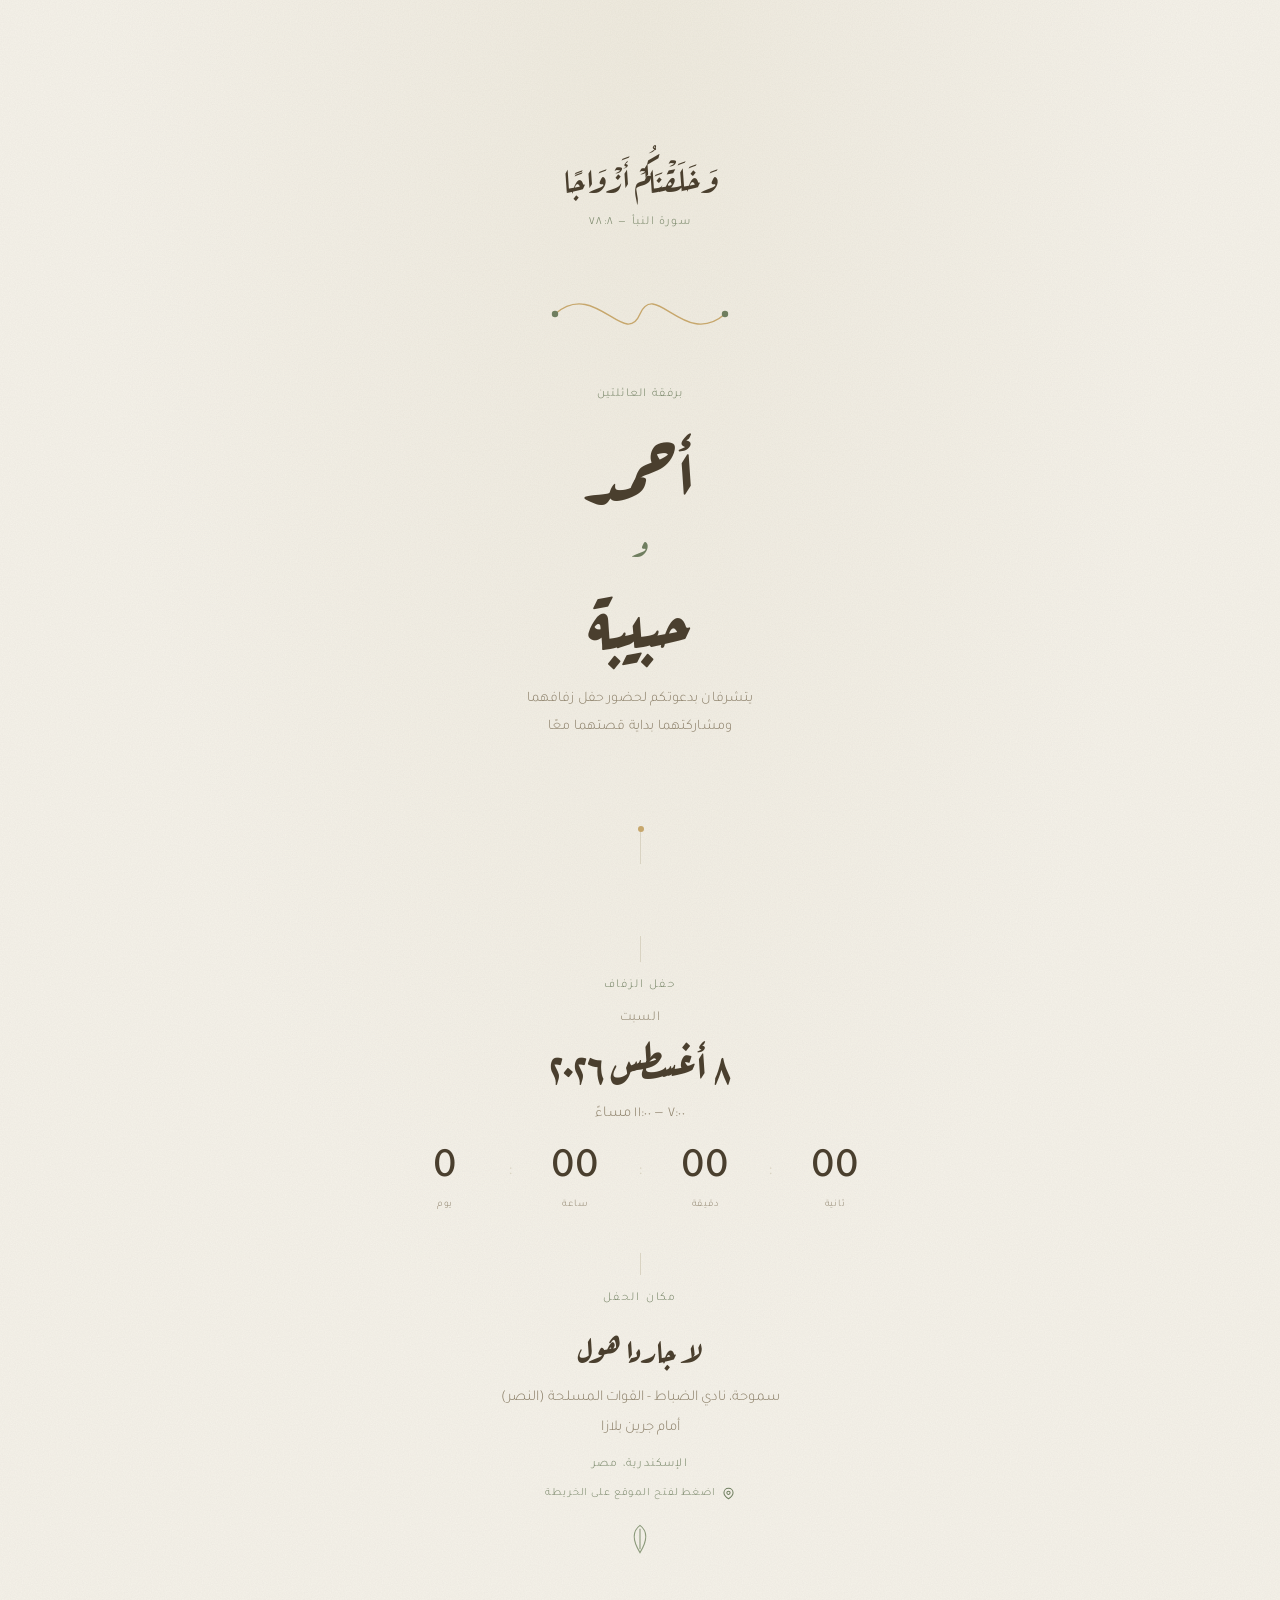
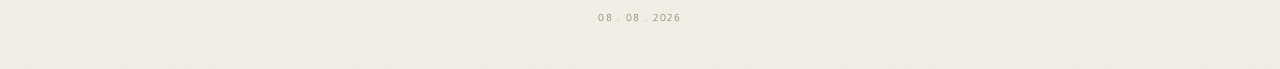
<file: wedding-ar.html>
<!DOCTYPE html>
<html lang="ar" dir="rtl">
<head>
<meta charset="UTF-8">
<meta name="viewport" content="width=device-width, initial-scale=1.0">
<title>أحمد و حبيبة</title>
<link rel="preconnect" href="https://fonts.googleapis.com">
<link rel="preconnect" href="https://fonts.gstatic.com" crossorigin>
<link href="https://fonts.googleapis.com/css2?family=Aref+Ruqaa:wght@400;700&family=Tajawal:wght@300;400;500;600&display=swap" rel="stylesheet">
<style>
  :root{
    --bg: #F5F2EA;
    --bg-deep: #EFEBDF;
    --ink: #4A3F2E;
    --ink-soft: #8B7F68;
    --sage: #8C9A7B;
    --sage-deep: #6f7e5f;
    --gold: #C7A76C;
    --line: #D9D3C2;
  }

  * { box-sizing: border-box; }

  html { scroll-behavior: smooth; }

  body{
    margin:0;
    background-color: var(--bg);
    background-image:
      url("data:image/svg+xml,%3Csvg xmlns='http://www.w3.org/2000/svg' width='180' height='180'%3E%3Cfilter id='n'%3E%3CfeTurbulence type='fractalNoise' baseFrequency='0.85' numOctaves='2' stitchTiles='stitch'/%3E%3CfeColorMatrix type='matrix' values='0 0 0 0 0.29  0 0 0 0 0.25  0 0 0 0 0.18  0 0 0 0.08 0'/%3E%3C/filter%3E%3Crect width='100%25' height='100%25' filter='url(%23n)'/%3E%3C/svg%3E"),
      radial-gradient(ellipse at top, var(--bg-deep), var(--bg) 60%);
    background-blend-mode: multiply, normal;
    color: var(--ink);
    font-family: 'Tajawal', sans-serif;
    font-weight: 300;
    overflow-x: hidden;
  }

  .wrap{
    max-width: 620px;
    margin: 0 auto;
    padding: 0 28px;
  }

  section{
    padding: 36px 0 0;
    text-align: center;
  }

  .reveal{
    opacity: 0;
    transform: translateY(18px);
    transition: opacity 1.1s ease, transform 1.1s ease;
  }
  .reveal.in{
    opacity: 1;
    transform: translateY(0);
  }

  /* ---------- HERO ---------- */

  .hero{
    min-height: 100svh;
    display: flex;
    flex-direction: column;
    align-items: center;
    justify-content: center;
    padding-top: 0;
    position: relative;
  }

  .eyebrow{
    font-size: 12px;
    letter-spacing: 0.1em;
    color: var(--sage-deep);
    margin-bottom: 22px;
  }

  .quote-ar{
    font-family: 'Aref Ruqaa', serif;
    font-size: clamp(26px, 5vw, 34px);
    color: var(--ink);
    line-height: 1.9;
    margin: 0 0 6px;
  }

  .quote-ref{
    font-size: 12px;
    letter-spacing: 0.1em;
    color: var(--sage-deep);
    margin-bottom: 40px;
  }

  /* ---------- knot signature svg ---------- */
  .knot{
    width: 210px;
    height: 90px;
    margin-bottom: 28px;
  }
  .knot path{
    fill: none;
    stroke: var(--gold);
    stroke-width: 1.4;
    stroke-linecap: round;
    stroke-dasharray: 420;
    stroke-dashoffset: 420;
    animation: draw 2.6s cubic-bezier(.65,.05,.2,1) forwards 0.4s;
  }
  .knot circle{
    fill: var(--sage-deep);
    opacity: 0;
    animation: dotshow 0.6s ease forwards 2.6s;
  }
  @keyframes draw{ to { stroke-dashoffset: 0; } }
  @keyframes dotshow{ to { opacity: 1; } }

  .names{
    font-family: 'Aref Ruqaa', serif;
    font-weight: 700;
    font-size: clamp(46px, 9vw, 74px);
    line-height: 1.25;
    margin: 0;
  }

  .amp{
    display: block;
    font-family: 'Aref Ruqaa', serif;
    font-weight: 400;
    font-size: clamp(24px, 4vw, 32px);
    color: var(--sage-deep);
    margin: 6px 0;
  }

  .invite-line{
    margin-top: 26px;
    font-size: 14.5px;
    letter-spacing: 0.01em;
    color: var(--ink-soft);
    max-width: 380px;
    line-height: 1.9;
  }

  .scroll-indicator{
    position: absolute;
    bottom: 36px;
    left: 50%;
    transform: translateX(-50%);
    width: 1px;
    height: 38px;
    background: var(--line);
  }
  .scroll-indicator::after{
    content: '';
    position: absolute;
    top: 0;
    left: -2.5px;
    width: 6px;
    height: 6px;
    border-radius: 50%;
    background: var(--gold);
    animation: traveldot 2s ease-in-out infinite;
  }
  @keyframes traveldot{
    0%{ transform: translateY(0); opacity: 0; }
    18%{ opacity: 1; }
    82%{ opacity: 1; }
    100%{ transform: translateY(38px); opacity: 0; }
  }

  /* ---------- divider ---------- */
  .divider{
    width: 1px;
    height: 26px;
    background: var(--line);
    margin: 0 auto;
  }
  .divider.short{ height: 22px; }

  /* ---------- date / details ---------- */
  .label{
    font-size: 12px;
    letter-spacing: 0.15em;
    color: var(--sage-deep);
    margin-bottom: 18px;
  }

  .date-big{
    font-family: 'Aref Ruqaa', serif;
    font-weight: 700;
    font-size: clamp(34px, 6.5vw, 46px);
    margin: 0 0 6px;
  }

  .time-row{
    font-size: 15px;
    color: var(--ink-soft);
    letter-spacing: 0.02em;
    margin-bottom: 8px;
  }

  .day-name{
    font-size: 13.5px;
    letter-spacing: 0.05em;
    color: var(--ink-soft);
  }

  /* countdown */
  .countdown{
    display: flex;
    justify-content: center;
    gap: clamp(14px, 4vw, 34px);
    margin: 22px 0 6px;
    direction: ltr;
  }
  .cd-unit{
    min-width: 58px;
  }
  .cd-num{
    font-family: 'Tajawal', sans-serif;
    font-size: clamp(30px, 6vw, 42px);
    font-weight: 500;
    color: var(--ink);
    font-variant-numeric: tabular-nums;
  }
  .cd-label{
    font-size: 10px;
    letter-spacing: 0.08em;
    color: var(--ink-soft);
    margin-top: 4px;
  }
  .cd-sep{
    font-size: 22px;
    color: var(--line);
    align-self: center;
    padding-bottom: 14px;
  }

  /* ---------- venue ---------- */
  .venue-name{
    font-family: 'Aref Ruqaa', serif;
    font-size: clamp(26px, 5vw, 32px);
    font-weight: 700;
    margin: 0 0 10px;
  }
  .venue-detail{
    font-size: 15px;
    line-height: 2;
    color: var(--ink-soft);
    max-width: 400px;
    margin: 0 auto;
  }
  .venue-city{
    margin-top: 14px;
    font-size: 12px;
    letter-spacing: 0.1em;
    color: var(--sage-deep);
  }

  .venue-link{
    display: block;
    text-decoration: none;
    color: inherit;
    cursor: pointer;
    transition: opacity 0.25s ease;
  }
  .venue-link:hover{
    opacity: 0.75;
  }
  .map-hint{
    margin-top: 16px;
    font-size: 11px;
    letter-spacing: 0.08em;
    color: var(--sage-deep);
    display: inline-flex;
    align-items: center;
    gap: 6px;
  }
  .map-hint svg{
    width: 13px;
    height: 13px;
  }
  .map-hint svg path{
    fill: none;
    stroke: var(--sage-deep);
    stroke-width: 1.6;
  }

  .leaf{
    width: 34px;
    height: 34px;
    margin: 14px auto 0;
    opacity: 0.75;
  }
  .leaf path{ fill: none; stroke: var(--sage); stroke-width: 1.3; }

  footer{
    margin-top: 30px;
    padding: 16px 0 40px;
    text-align: center;
  }
  .footer-sub{
    font-size: 11px;
    letter-spacing: 0.15em;
    color: var(--sage-deep);
    direction: ltr;
    display: inline-block;
  }

  @media (prefers-reduced-motion: reduce){
    .reveal{ transition: none; opacity: 1; transform: none; }
    .knot path, .knot circle, .scroll-indicator::after{ animation: none; }
    .knot path{ stroke-dashoffset: 0; }
    .knot circle{ opacity: 1; }
  }
</style>
</head>
<body>

<div class="wrap">

  <section class="hero">
    <div class="quote-ar reveal">وَخَلَقْنَاكُمْ أَزْوَاجًا</div>
    <div class="quote-ref reveal">سورة النبأ — ٧٨:٨</div>

    <svg class="knot reveal in" viewBox="0 0 210 90" aria-hidden="true">
      <path d="M20,45 C60,10 90,80 105,45 C120,10 150,80 190,45" />
      <circle cx="20" cy="45" r="3.2"/>
      <circle cx="190" cy="45" r="3.2"/>
    </svg>

    <div class="eyebrow reveal">برفقة العائلتين</div>

    <h1 class="names reveal">
      أحمد
      <span class="amp">و</span>
      حبيبة
    </h1>

    <p class="invite-line reveal">
      يتشرفان بدعوتكم لحضور حفل زفافهما<br>ومشاركتهما بداية قصتهما معًا
    </p>

    <div class="scroll-indicator reveal" aria-hidden="true"></div>
  </section>

  <section>
    <div class="divider reveal"></div>
    <div class="label reveal" style="margin-top:16px;">حفل الزفاف</div>
    <div class="day-name reveal">السبت</div>
    <div class="date-big reveal">٨ أغسطس ٢٠٢٦</div>
    <div class="time-row reveal">٧:٠٠ — ١١:٠٠ مساءً</div>

    <div class="countdown reveal" id="countdown">
      <div class="cd-unit"><div class="cd-num" id="cd-days">–</div><div class="cd-label">يوم</div></div>
      <div class="cd-sep">:</div>
      <div class="cd-unit"><div class="cd-num" id="cd-hours">–</div><div class="cd-label">ساعة</div></div>
      <div class="cd-sep">:</div>
      <div class="cd-unit"><div class="cd-num" id="cd-mins">–</div><div class="cd-label">دقيقة</div></div>
      <div class="cd-sep">:</div>
      <div class="cd-unit"><div class="cd-num" id="cd-secs">–</div><div class="cd-label">ثانية</div></div>
    </div>
  </section>

  <section>
    <div class="divider short reveal"></div>
    <div class="label reveal" style="margin-top:16px;">مكان الحفل</div>
    <a class="venue-link reveal" href="https://www.google.com/maps/place/%D9%86%D8%A7%D8%AF%D9%8A+%D8%A7%D9%84%D9%86%D8%B5%D8%B1%E2%80%AD/@31.2093535,29.9652288,17z/data=!4m6!3m5!1s0x14f5c4b098c04d99:0xd3cdae84729287e1!8m2!3d31.2106336!4d29.9624071!16s%2Fg%2F1jkw1p34p" target="_blank" rel="noopener noreferrer" aria-label="افتح الموقع على خرائط جوجل">
      <div class="venue-name">لا جاردا هول</div>
      <div class="venue-detail">
        سموحة، نادي الضباط - القوات المسلحة (النصر)<br>
        أمام جرين بلازا
      </div>
      <div class="venue-city">الإسكندرية، مصر</div>
      <div class="map-hint">
        <svg viewBox="0 0 20 20" aria-hidden="true"><path d="M10,2 C6,2 3,5 3,9 C3,14 10,18 10,18 C10,18 17,14 17,9 C17,5 14,2 10,2 Z M10,11.5 A2.5,2.5 0 1 1 10,6.5 A2.5,2.5 0 0 1 10,11.5 Z"/></svg>
        اضغط لفتح الموقع على الخريطة
      </div>
    </a>

    <svg class="leaf reveal" viewBox="0 0 40 40" aria-hidden="true">
      <path d="M20,4 C28,10 30,20 20,36 C10,20 12,10 20,4 Z"/>
      <path d="M20,8 L20,32"/>
    </svg>
  </section>

  <footer>
    <div class="footer-sub reveal">08 . 08 . 2026</div>
  </footer>

</div>

<script>
  // scroll reveal
  const els = document.querySelectorAll('.reveal');
  const io = new IntersectionObserver((entries)=>{
    entries.forEach(e=>{
      if(e.isIntersecting){
        e.target.classList.add('in');
        io.unobserve(e.target);
      }
    });
  }, { threshold: 0.15 });
  els.forEach(el=> io.observe(el));

  // stagger the hero elements on load regardless of scroll
  window.addEventListener('load', ()=>{
    document.querySelectorAll('.hero .reveal').forEach((el, i)=>{
      setTimeout(()=> el.classList.add('in'), 150 + i*180);
    });
  });

  // countdown to Aug 8 2026, 7:00 PM
  const target = new Date('2026-08-08T19:00:00');
  function updateCountdown(){
    const now = new Date();
    let diff = target - now;
    if(diff < 0) diff = 0;
    const d = Math.floor(diff / (1000*60*60*24));
    const h = Math.floor((diff / (1000*60*60)) % 24);
    const m = Math.floor((diff / (1000*60)) % 60);
    const s = Math.floor((diff / 1000) % 60);
    document.getElementById('cd-days').textContent = d;
    document.getElementById('cd-hours').textContent = String(h).padStart(2,'0');
    document.getElementById('cd-mins').textContent = String(m).padStart(2,'0');
    document.getElementById('cd-secs').textContent = String(s).padStart(2,'0');
  }
  updateCountdown();
  setInterval(updateCountdown, 1000);
</script>

</body>
</html>
</file>
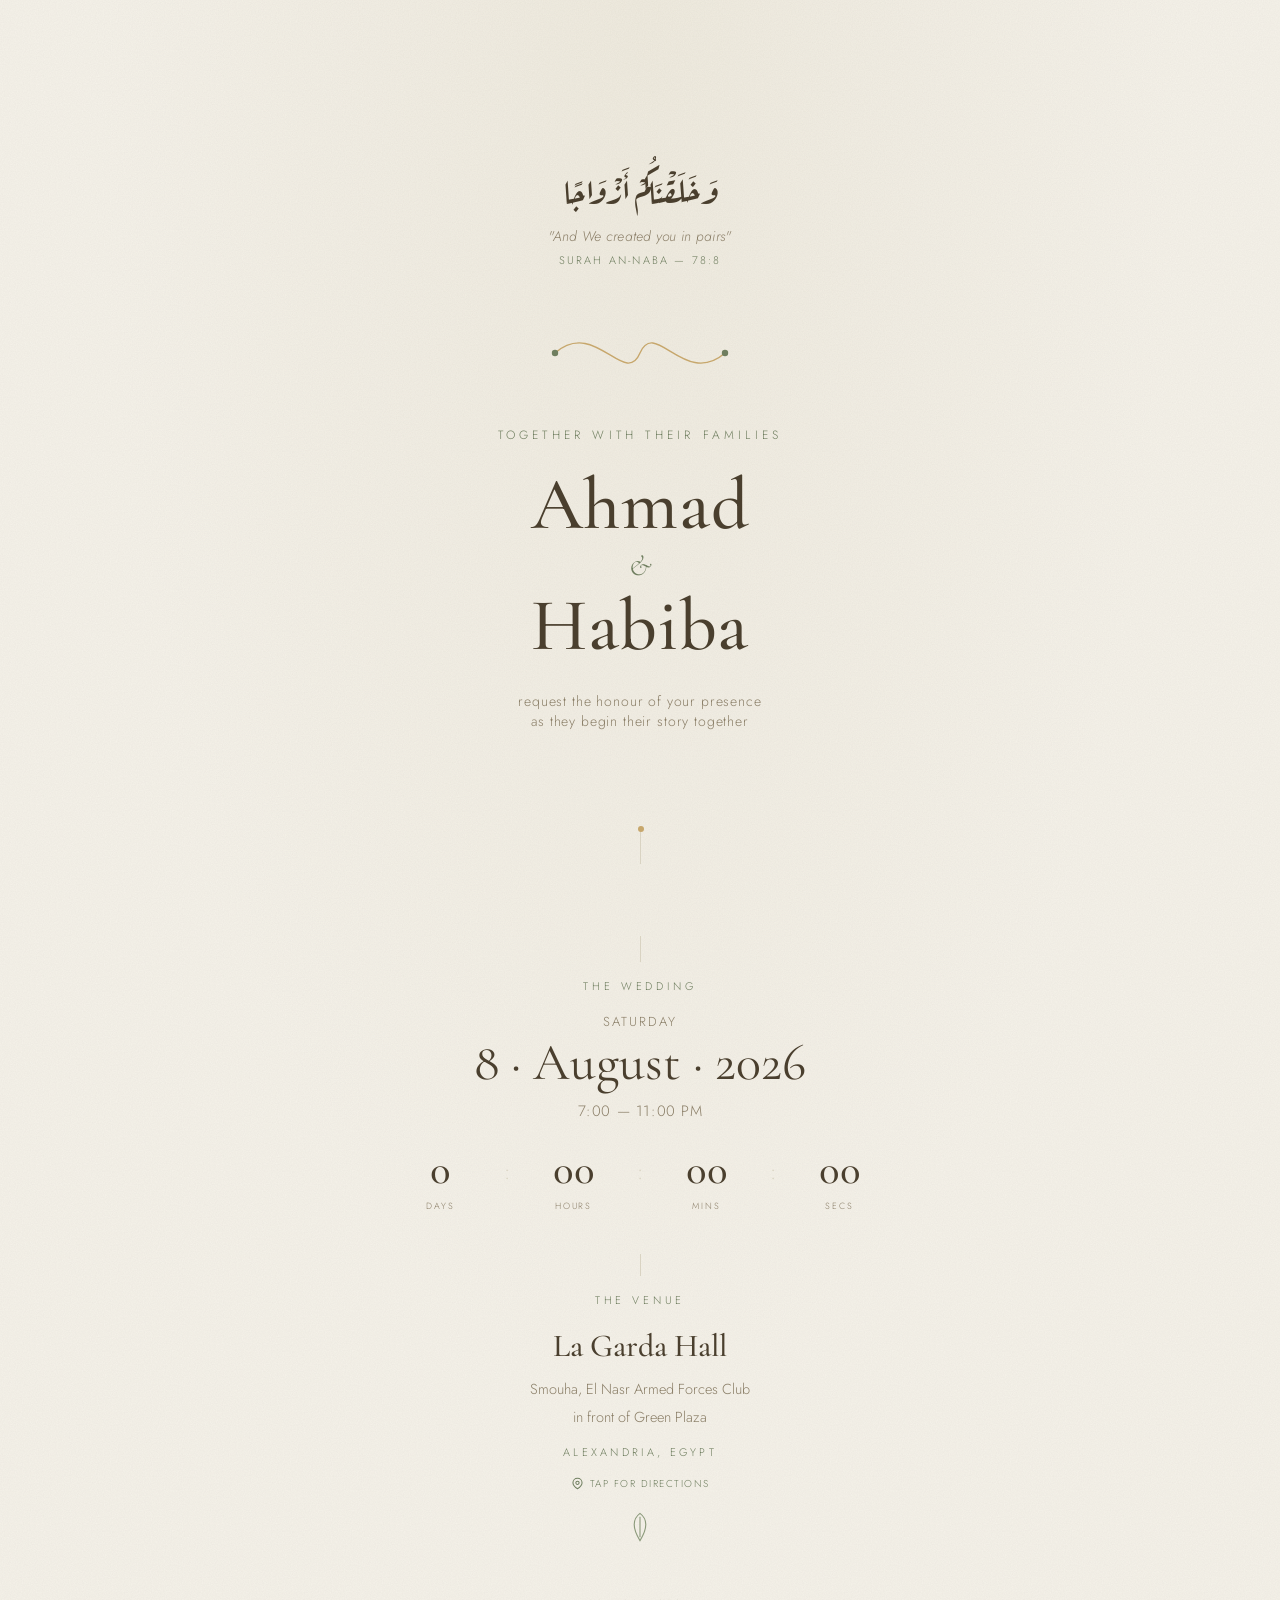
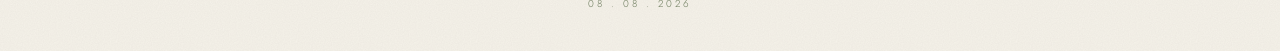
<file: wedding-en.html>
<!DOCTYPE html>
<html lang="en">
<head>
<meta charset="UTF-8">
<meta name="viewport" content="width=device-width, initial-scale=1.0">
<title>Ahmad &amp; Habiba</title>
<link rel="preconnect" href="https://fonts.googleapis.com">
<link rel="preconnect" href="https://fonts.gstatic.com" crossorigin>
<link href="https://fonts.googleapis.com/css2?family=Cormorant+Garamond:wght@300;400;500;600&family=Aref+Ruqaa:wght@400;700&family=Jost:wght@300;400;500&display=swap" rel="stylesheet">
<style>
  :root{
    --bg: #F5F2EA;
    --bg-deep: #EFEBDF;
    --ink: #4A3F2E;
    --ink-soft: #8B7F68;
    --sage: #8C9A7B;
    --sage-deep: #6f7e5f;
    --gold: #C7A76C;
    --line: #D9D3C2;
  }

  * { box-sizing: border-box; }

  html { scroll-behavior: smooth; }

  body{
    margin:0;
    background-color: var(--bg);
    background-image:
      url("data:image/svg+xml,%3Csvg xmlns='http://www.w3.org/2000/svg' width='180' height='180'%3E%3Cfilter id='n'%3E%3CfeTurbulence type='fractalNoise' baseFrequency='0.85' numOctaves='2' stitchTiles='stitch'/%3E%3CfeColorMatrix type='matrix' values='0 0 0 0 0.29  0 0 0 0 0.25  0 0 0 0 0.18  0 0 0 0.08 0'/%3E%3C/filter%3E%3Crect width='100%25' height='100%25' filter='url(%23n)'/%3E%3C/svg%3E"),
      radial-gradient(ellipse at top, var(--bg-deep), var(--bg) 60%);
    background-blend-mode: multiply, normal;
    color: var(--ink);
    font-family: 'Jost', sans-serif;
    font-weight: 300;
    overflow-x: hidden;
  }

  .wrap{
    max-width: 620px;
    margin: 0 auto;
    padding: 0 28px;
  }

  section{
    padding: 36px 0 0;
    text-align: center;
  }

  .reveal{
    opacity: 0;
    transform: translateY(18px);
    transition: opacity 1.1s ease, transform 1.1s ease;
  }
  .reveal.in{
    opacity: 1;
    transform: translateY(0);
  }

  /* ---------- HERO ---------- */

  .hero{
    min-height: 100svh;
    display: flex;
    flex-direction: column;
    align-items: center;
    justify-content: center;
    padding-top: 0;
    position: relative;
  }

  .eyebrow{
    font-size: 12px;
    letter-spacing: 0.35em;
    text-transform: uppercase;
    color: var(--sage-deep);
    margin-bottom: 22px;
  }

  .quote-ar{
    font-family: 'Aref Ruqaa', serif;
    font-size: clamp(26px, 5vw, 34px);
    color: var(--ink);
    direction: rtl;
    line-height: 1.9;
    margin: 0 0 6px;
  }

  .quote-en{
    font-size: 14px;
    font-style: italic;
    color: var(--ink-soft);
    letter-spacing: 0.02em;
    margin: 0 0 6px;
  }

  .quote-ref{
    font-size: 11px;
    letter-spacing: 0.2em;
    text-transform: uppercase;
    color: var(--sage-deep);
    margin-bottom: 40px;
  }

  /* ---------- knot signature svg ---------- */
  .knot{
    width: 210px;
    height: 90px;
    margin-bottom: 28px;
  }
  .knot path{
    fill: none;
    stroke: var(--gold);
    stroke-width: 1.4;
    stroke-linecap: round;
    stroke-dasharray: 420;
    stroke-dashoffset: 420;
    animation: draw 2.6s cubic-bezier(.65,.05,.2,1) forwards 0.4s;
  }
  .knot circle{
    fill: var(--sage-deep);
    opacity: 0;
    animation: dotshow 0.6s ease forwards 2.6s;
  }
  @keyframes draw{ to { stroke-dashoffset: 0; } }
  @keyframes dotshow{ to { opacity: 1; } }

  .names{
    font-family: 'Cormorant Garamond', serif;
    font-weight: 500;
    font-size: clamp(46px, 9vw, 74px);
    line-height: 1.05;
    letter-spacing: 0.01em;
    margin: 0;
  }

  .amp{
    display: block;
    font-family: 'Cormorant Garamond', serif;
    font-style: italic;
    font-weight: 300;
    font-size: clamp(22px, 4vw, 30px);
    color: var(--sage-deep);
    margin: 6px 0;
  }

  .invite-line{
    margin-top: 26px;
    font-size: 14px;
    letter-spacing: 0.06em;
    color: var(--ink-soft);
    max-width: 360px;
  }

  .scroll-indicator{
    position: absolute;
    bottom: 36px;
    left: 50%;
    transform: translateX(-50%);
    width: 1px;
    height: 38px;
    background: var(--line);
  }
  .scroll-indicator::after{
    content: '';
    position: absolute;
    top: 0;
    left: -2.5px;
    width: 6px;
    height: 6px;
    border-radius: 50%;
    background: var(--gold);
    animation: traveldot 2s ease-in-out infinite;
  }
  @keyframes traveldot{
    0%{ transform: translateY(0); opacity: 0; }
    18%{ opacity: 1; }
    82%{ opacity: 1; }
    100%{ transform: translateY(38px); opacity: 0; }
  }

  /* ---------- divider ---------- */
  .divider{
    width: 1px;
    height: 26px;
    background: var(--line);
    margin: 0 auto;
  }
  .divider.short{ height: 22px; }

  /* ---------- date / details ---------- */
  .label{
    font-size: 11px;
    letter-spacing: 0.35em;
    text-transform: uppercase;
    color: var(--sage-deep);
    margin-bottom: 18px;
  }

  .date-big{
    font-family: 'Cormorant Garamond', serif;
    font-weight: 400;
    font-size: clamp(38px, 7vw, 52px);
    margin: 0 0 6px;
  }

  .time-row{
    font-size: 15px;
    color: var(--ink-soft);
    letter-spacing: 0.04em;
    margin-bottom: 8px;
  }

  .day-name{
    font-size: 13px;
    letter-spacing: 0.15em;
    text-transform: uppercase;
    color: var(--ink-soft);
  }

  /* countdown */
  .countdown{
    display: flex;
    justify-content: center;
    gap: clamp(14px, 4vw, 34px);
    margin: 22px 0 6px;
  }
  .cd-unit{
    min-width: 58px;
  }
  .cd-num{
    font-family: 'Cormorant Garamond', serif;
    font-size: clamp(30px, 6vw, 42px);
    font-weight: 500;
    color: var(--ink);
    font-variant-numeric: tabular-nums;
  }
  .cd-label{
    font-size: 9px;
    letter-spacing: 0.2em;
    text-transform: uppercase;
    color: var(--ink-soft);
    margin-top: 4px;
  }
  .cd-sep{
    font-size: 22px;
    color: var(--line);
    align-self: center;
    padding-bottom: 14px;
  }

  /* ---------- venue ---------- */
  .venue-name{
    font-family: 'Cormorant Garamond', serif;
    font-size: clamp(26px, 5vw, 32px);
    font-weight: 500;
    margin: 0 0 10px;
  }
  .venue-detail{
    font-size: 14.5px;
    line-height: 1.9;
    color: var(--ink-soft);
    max-width: 400px;
    margin: 0 auto;
  }
  .venue-city{
    margin-top: 14px;
    font-size: 11px;
    letter-spacing: 0.3em;
    text-transform: uppercase;
    color: var(--sage-deep);
  }

  .venue-link{
    display: block;
    text-decoration: none;
    color: inherit;
    cursor: pointer;
    transition: opacity 0.25s ease;
  }
  .venue-link:hover{
    opacity: 0.75;
  }
  .map-hint{
    margin-top: 16px;
    font-size: 10px;
    letter-spacing: 0.15em;
    text-transform: uppercase;
    color: var(--sage-deep);
    display: inline-flex;
    align-items: center;
    gap: 6px;
  }
  .map-hint svg{
    width: 13px;
    height: 13px;
  }
  .map-hint svg path{
    fill: none;
    stroke: var(--sage-deep);
    stroke-width: 1.6;
  }

  .leaf{
    width: 34px;
    height: 34px;
    margin: 14px auto 0;
    opacity: 0.75;
  }
  .leaf path{ fill: none; stroke: var(--sage); stroke-width: 1.3; }

  footer{
    margin-top: 30px;
    padding: 16px 0 40px;
    text-align: center;
  }
  .footer-sub{
    font-size: 10px;
    letter-spacing: 0.3em;
    text-transform: uppercase;
    color: var(--sage-deep);
  }

  @media (prefers-reduced-motion: reduce){
    .reveal{ transition: none; opacity: 1; transform: none; }
    .knot path, .knot circle, .scroll-indicator::after{ animation: none; }
    .knot path{ stroke-dashoffset: 0; }
    .knot circle{ opacity: 1; }
  }
</style>
</head>
<body>

<div class="wrap">

  <section class="hero">
    <div class="quote-ar reveal">وَخَلَقْنَاكُمْ أَزْوَاجًا</div>
    <div class="quote-en reveal">"And We created you in pairs"</div>
    <div class="quote-ref reveal">Surah An-Naba — 78:8</div>

    <svg class="knot reveal in" viewBox="0 0 210 90" aria-hidden="true">
      <path d="M20,45 C60,10 90,80 105,45 C120,10 150,80 190,45" />
      <circle cx="20" cy="45" r="3.2"/>
      <circle cx="190" cy="45" r="3.2"/>
    </svg>

    <div class="eyebrow reveal">Together with their families</div>

    <h1 class="names reveal">
      Ahmad
      <span class="amp">&amp;</span>
      Habiba
    </h1>

    <p class="invite-line reveal">
      request the honour of your presence<br>as they begin their story together
    </p>

    <div class="scroll-indicator reveal" aria-hidden="true"></div>
  </section>

  <section>
    <div class="divider reveal"></div>
    <div class="label reveal" style="margin-top:16px;">The Wedding</div>
    <div class="day-name reveal">Saturday</div>
    <div class="date-big reveal">8 · August · 2026</div>
    <div class="time-row reveal">7:00 — 11:00 PM</div>

    <div class="countdown reveal" id="countdown">
      <div class="cd-unit"><div class="cd-num" id="cd-days">–</div><div class="cd-label">Days</div></div>
      <div class="cd-sep">:</div>
      <div class="cd-unit"><div class="cd-num" id="cd-hours">–</div><div class="cd-label">Hours</div></div>
      <div class="cd-sep">:</div>
      <div class="cd-unit"><div class="cd-num" id="cd-mins">–</div><div class="cd-label">Mins</div></div>
      <div class="cd-sep">:</div>
      <div class="cd-unit"><div class="cd-num" id="cd-secs">–</div><div class="cd-label">Secs</div></div>
    </div>
  </section>

  <section>
    <div class="divider short reveal"></div>
    <div class="label reveal" style="margin-top:16px;">The Venue</div>
    <a class="venue-link reveal" href="https://www.google.com/maps/place/%D9%86%D8%A7%D8%AF%D9%8A+%D8%A7%D9%84%D9%86%D8%B5%D8%B1%E2%80%AD/@31.2093535,29.9652288,17z/data=!4m6!3m5!1s0x14f5c4b098c04d99:0xd3cdae84729287e1!8m2!3d31.2106336!4d29.9624071!16s%2Fg%2F1jkw1p34p" target="_blank" rel="noopener noreferrer" aria-label="Open location in Google Maps">
      <div class="venue-name">La Garda Hall</div>
      <div class="venue-detail">
        Smouha, El Nasr Armed Forces Club<br>
        in front of Green Plaza
      </div>
      <div class="venue-city">Alexandria, Egypt</div>
      <div class="map-hint">
        <svg viewBox="0 0 20 20" aria-hidden="true"><path d="M10,2 C6,2 3,5 3,9 C3,14 10,18 10,18 C10,18 17,14 17,9 C17,5 14,2 10,2 Z M10,11.5 A2.5,2.5 0 1 1 10,6.5 A2.5,2.5 0 0 1 10,11.5 Z"/></svg>
        Tap for directions
      </div>
    </a>

    <svg class="leaf reveal" viewBox="0 0 40 40" aria-hidden="true">
      <path d="M20,4 C28,10 30,20 20,36 C10,20 12,10 20,4 Z"/>
      <path d="M20,8 L20,32"/>
    </svg>
  </section>

  <footer>
    <div class="footer-sub reveal">08 . 08 . 2026</div>
  </footer>

</div>

<script>
  // scroll reveal
  const els = document.querySelectorAll('.reveal');
  const io = new IntersectionObserver((entries)=>{
    entries.forEach(e=>{
      if(e.isIntersecting){
        e.target.classList.add('in');
        io.unobserve(e.target);
      }
    });
  }, { threshold: 0.15 });
  els.forEach(el=> io.observe(el));

  // stagger the hero elements on load regardless of scroll
  window.addEventListener('load', ()=>{
    document.querySelectorAll('.hero .reveal').forEach((el, i)=>{
      setTimeout(()=> el.classList.add('in'), 150 + i*180);
    });
  });

  // countdown to Aug 8 2026, 7:00 PM
  const target = new Date('2026-08-08T19:00:00');
  function updateCountdown(){
    const now = new Date();
    let diff = target - now;
    if(diff < 0) diff = 0;
    const d = Math.floor(diff / (1000*60*60*24));
    const h = Math.floor((diff / (1000*60*60)) % 24);
    const m = Math.floor((diff / (1000*60)) % 60);
    const s = Math.floor((diff / 1000) % 60);
    document.getElementById('cd-days').textContent = d;
    document.getElementById('cd-hours').textContent = String(h).padStart(2,'0');
    document.getElementById('cd-mins').textContent = String(m).padStart(2,'0');
    document.getElementById('cd-secs').textContent = String(s).padStart(2,'0');
  }
  updateCountdown();
  setInterval(updateCountdown, 1000);
</script>

</body>
</html>
</file>
